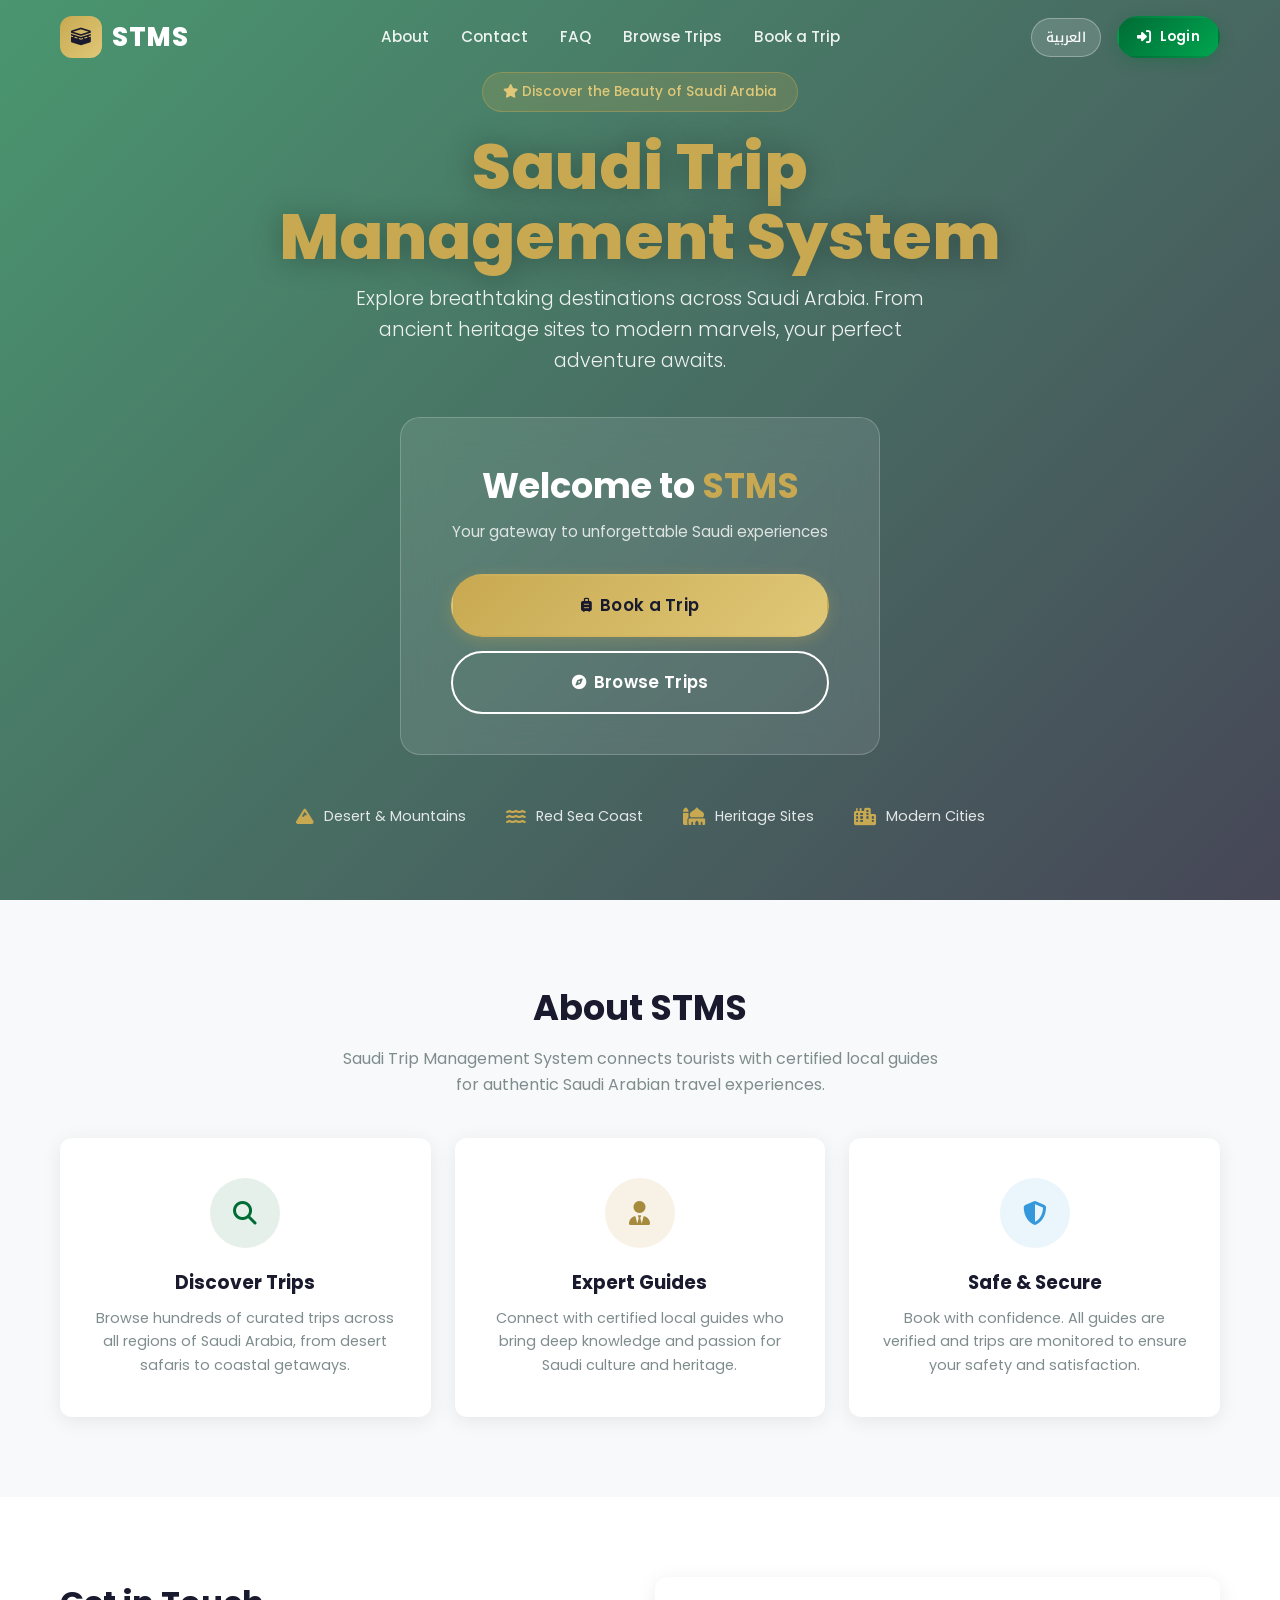
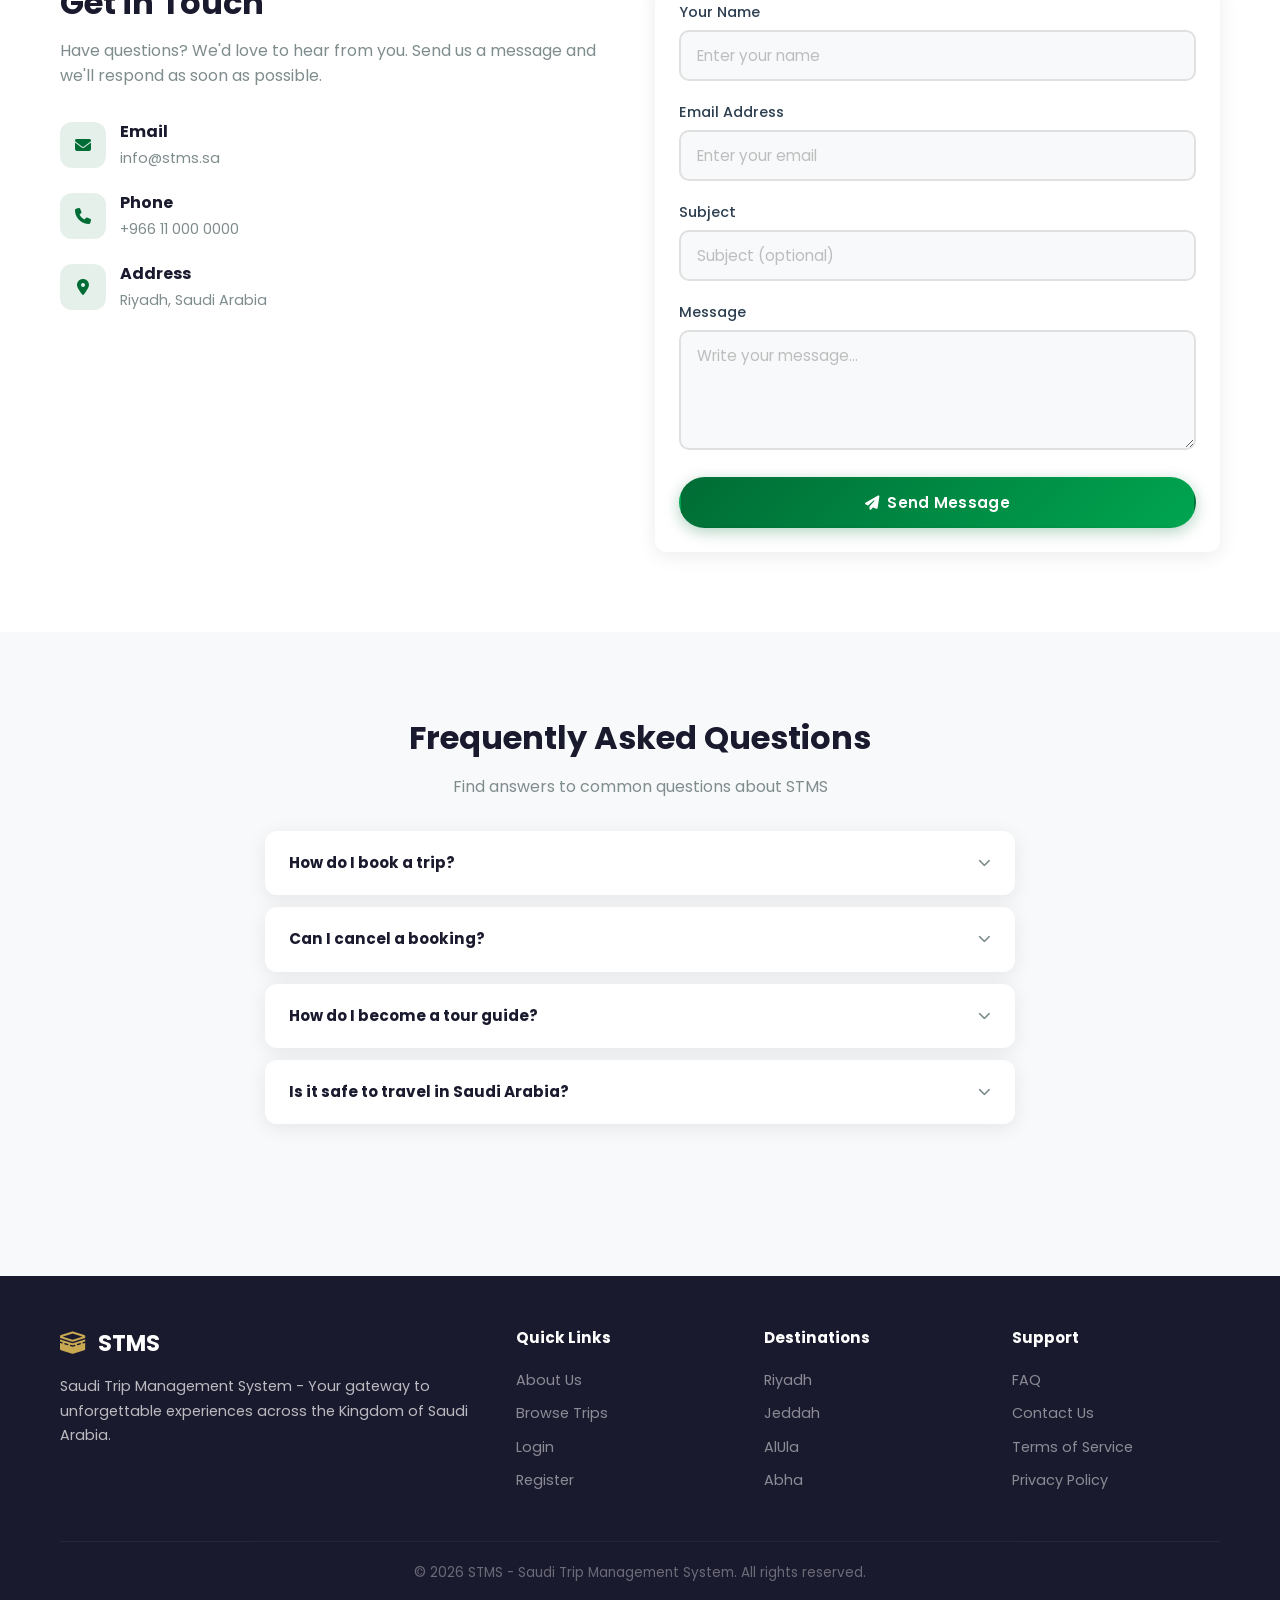
<file: index.html>
<!DOCTYPE html>
<html lang="en">
<head>
    <meta charset="UTF-8">
    <meta name="viewport" content="width=device-width, initial-scale=1.0">
    <title>STMS - Saudi Trip Management System</title>
    <link rel="stylesheet" href="css/style.css">
    <link rel="stylesheet" href="https://cdnjs.cloudflare.com/ajax/libs/font-awesome/6.5.0/css/all.min.css">
</head>
<body>

<!-- ===== Navigation Bar ===== -->
<nav class="navbar" id="navbar">
    <div class="container">
        <a href="index.html" class="nav-logo">
            <div class="logo-icon"><i class="fas fa-kaaba"></i></div>
            STMS
        </a>
        <div class="nav-links" id="navLinks">
            <a href="#about" data-i18n="nav_about">About</a>
            <a href="#contact" data-i18n="nav_contact">Contact</a>
            <a href="#faq" data-i18n="nav_faq">FAQ</a>
            <a href="trips.html" data-i18n="nav_browse">Browse Trips</a>
            <a href="book.html" data-i18n="book_trip_nav">Book a Trip</a>
        </div>
        <div class="nav-right">
            <button class="lang-switch" onclick="toggleLang()">العربية</button>
            <a href="login.html" class="btn btn-primary btn-sm">
                <i class="fas fa-sign-in-alt"></i> <span data-i18n="nav_login">Login</span>
            </a>
            <button class="mobile-toggle" onclick="toggleMobileMenu()">
                <i class="fas fa-bars"></i>
            </button>
        </div>
    </div>
</nav>

<!-- ===== Hero Section ===== -->
<section class="hero">
    <div class="hero-bg">
        <div class="slide" style="background-image: url('https://images.unsplash.com/photo-1586724237569-f3d0c1dee8c6?w=1600')"></div>
        <div class="slide" style="background-image: url('https://images.unsplash.com/photo-1451337516015-6b6e9a44a8a3?w=1600')"></div>
        <div class="slide" style="background-image: url('https://images.unsplash.com/photo-1682687220742-aba13b6e50ba?w=1600')"></div>
        <div class="slide" style="background-image: url('https://images.unsplash.com/photo-1544551763-46a013bb70d5?w=1600')"></div>
    </div>
    <div class="hero-overlay"></div>
    <div class="hero-content">
        <div class="hero-badge">
            <i class="fas fa-star"></i> <span data-i18n="hero_badge">Discover the Beauty of Saudi Arabia</span>
        </div>
        <h1 class="hero-title">
            <span data-i18n="hero_title_1">Saudi</span> <span style="color:var(--gold)" data-i18n="hero_title_2">Trip</span><br><span data-i18n="hero_title_3">Management System</span>
        </h1>
        <p class="hero-subtitle">
            <span data-i18n="hero_subtitle">Explore breathtaking destinations across Saudi Arabia. From ancient heritage sites to modern marvels, your perfect adventure awaits.</span>
        </p>
        <div class="hero-card">
            <h2><span data-i18n="hero_welcome">Welcome to</span> <span style="color:var(--gold)">STMS</span></h2>
            <p data-i18n="hero_gateway">Your gateway to unforgettable Saudi experiences</p>
            <div class="hero-buttons">
                <a href="book.html" class="btn btn-gold btn-lg">
                    <i class="fas fa-suitcase-rolling"></i> <span data-i18n="book_trip_nav">Book a Trip</span>
                </a>
                <a href="trips.html" class="btn btn-outline btn-lg">
                    <i class="fas fa-compass"></i> <span data-i18n="hero_browse">Browse Trips</span>
                </a>
            </div>
        </div>
        <div class="hero-features">
            <div class="hero-feature">
                <i class="fas fa-mountain"></i> <span data-i18n="hero_desert">Desert & Mountains</span>
            </div>
            <div class="hero-feature">
                <i class="fas fa-water"></i> <span data-i18n="hero_sea">Red Sea Coast</span>
            </div>
            <div class="hero-feature">
                <i class="fas fa-mosque"></i> <span data-i18n="hero_heritage">Heritage Sites</span>
            </div>
            <div class="hero-feature">
                <i class="fas fa-city"></i> <span data-i18n="hero_cities">Modern Cities</span>
            </div>
        </div>
    </div>
</section>

<!-- ===== About Section ===== -->
<section id="about" style="padding: 80px 0;">
    <div class="container">
        <div class="text-center mb-4">
            <h2 style="font-size:2.2rem; color:var(--dark); margin-bottom:10px;" data-i18n="about_title">About STMS</h2>
            <p style="color:var(--text-light); max-width:600px; margin:0 auto;">
                <span data-i18n="about_desc">Saudi Trip Management System connects tourists with certified local guides for authentic Saudi Arabian travel experiences.</span>
            </p>
        </div>
        <div class="grid-3" style="margin-top:40px;">
            <div class="card" style="text-align:center; padding:40px 30px;">
                <div style="width:70px;height:70px;border-radius:50%;background:rgba(0,108,53,0.1);display:flex;align-items:center;justify-content:center;margin:0 auto 20px;font-size:1.5rem;color:var(--primary);">
                    <i class="fas fa-search"></i>
                </div>
                <h3 style="margin-bottom:10px; color:var(--dark);" data-i18n="about_discover">Discover Trips</h3>
                <p style="color:var(--text-light); font-size:0.9rem;" data-i18n="about_discover_desc">Browse hundreds of curated trips across all regions of Saudi Arabia, from desert safaris to coastal getaways.</p>
            </div>
            <div class="card" style="text-align:center; padding:40px 30px;">
                <div style="width:70px;height:70px;border-radius:50%;background:rgba(200,169,81,0.15);display:flex;align-items:center;justify-content:center;margin:0 auto 20px;font-size:1.5rem;color:var(--gold-dark);">
                    <i class="fas fa-user-tie"></i>
                </div>
                <h3 style="margin-bottom:10px; color:var(--dark);" data-i18n="about_guides">Expert Guides</h3>
                <p style="color:var(--text-light); font-size:0.9rem;" data-i18n="about_guides_desc">Connect with certified local guides who bring deep knowledge and passion for Saudi culture and heritage.</p>
            </div>
            <div class="card" style="text-align:center; padding:40px 30px;">
                <div style="width:70px;height:70px;border-radius:50%;background:rgba(52,152,219,0.1);display:flex;align-items:center;justify-content:center;margin:0 auto 20px;font-size:1.5rem;color:var(--info);">
                    <i class="fas fa-shield-alt"></i>
                </div>
                <h3 style="margin-bottom:10px; color:var(--dark);" data-i18n="about_safe">Safe & Secure</h3>
                <p style="color:var(--text-light); font-size:0.9rem;" data-i18n="about_safe_desc">Book with confidence. All guides are verified and trips are monitored to ensure your safety and satisfaction.</p>
            </div>
        </div>
    </div>
</section>

<!-- ===== Contact Section ===== -->
<section id="contact" style="padding: 80px 0; background: var(--white);">
    <div class="container">
        <div class="grid-2">
            <div>
                <h2 style="font-size:2rem; color:var(--dark); margin-bottom:10px;" data-i18n="contact_title">Get in Touch</h2>
                <p style="color:var(--text-light); margin-bottom:30px;" data-i18n="contact_desc">Have questions? We'd love to hear from you. Send us a message and we'll respond as soon as possible.</p>
                <div style="display:flex; align-items:center; gap:14px; margin-bottom:20px;">
                    <div style="width:46px;height:46px;border-radius:12px;background:rgba(0,108,53,0.1);display:flex;align-items:center;justify-content:center;color:var(--primary);">
                        <i class="fas fa-envelope"></i>
                    </div>
                    <div>
                        <strong style="display:block; color:var(--dark);" data-i18n="contact_email">Email</strong>
                        <span style="color:var(--text-light); font-size:0.9rem;">info@stms.sa</span>
                    </div>
                </div>
                <div style="display:flex; align-items:center; gap:14px; margin-bottom:20px;">
                    <div style="width:46px;height:46px;border-radius:12px;background:rgba(0,108,53,0.1);display:flex;align-items:center;justify-content:center;color:var(--primary);">
                        <i class="fas fa-phone"></i>
                    </div>
                    <div>
                        <strong style="display:block; color:var(--dark);" data-i18n="contact_phone">Phone</strong>
                        <span style="color:var(--text-light); font-size:0.9rem;">+966 11 000 0000</span>
                    </div>
                </div>
                <div style="display:flex; align-items:center; gap:14px;">
                    <div style="width:46px;height:46px;border-radius:12px;background:rgba(0,108,53,0.1);display:flex;align-items:center;justify-content:center;color:var(--primary);">
                        <i class="fas fa-map-marker-alt"></i>
                    </div>
                    <div>
                        <strong style="display:block; color:var(--dark);" data-i18n="contact_address">Address</strong>
                        <span style="color:var(--text-light); font-size:0.9rem;" data-i18n="contact_address_val">Riyadh, Saudi Arabia</span>
                    </div>
                </div>
            </div>
            <div class="card">
                <div class="card-body">
                    <form id="contactForm">
                        <div class="form-group">
                            <label data-i18n="contact_name">Your Name</label>
                            <input type="text" class="form-control" name="name" required placeholder="Enter your name" data-i18n-ph="contact_name_ph">
                        </div>
                        <div class="form-group">
                            <label data-i18n="contact_email_label">Email Address</label>
                            <input type="email" class="form-control" name="email" required placeholder="Enter your email" data-i18n-ph="contact_email_ph">
                        </div>
                        <div class="form-group">
                            <label data-i18n="contact_subject">Subject</label>
                            <input type="text" class="form-control" name="subject" placeholder="Subject (optional)" data-i18n-ph="contact_subject_ph">
                        </div>
                        <div class="form-group">
                            <label data-i18n="contact_message">Message</label>
                            <textarea class="form-control" name="message" rows="4" required placeholder="Write your message..." data-i18n-ph="contact_message_ph"></textarea>
                        </div>
                        <button type="submit" class="btn btn-primary btn-block">
                            <i class="fas fa-paper-plane"></i> <span data-i18n="contact_send">Send Message</span>
                        </button>
                    </form>
                    <div class="success-message mt-2" id="contactSuccess">
                        <i class="fas fa-check-circle"></i>
                        <h4 data-i18n="contact_success_title">Message Sent!</h4>
                        <p data-i18n="contact_success_desc">Thank you for reaching out. We'll get back to you soon.</p>
                    </div>
                </div>
            </div>
        </div>
    </div>
</section>

<!-- ===== FAQ Section ===== -->
<section id="faq" style="padding: 80px 0;">
    <div class="container">
        <div class="text-center mb-4">
            <h2 style="font-size:2rem; color:var(--dark); margin-bottom:10px;" data-i18n="faq_title">Frequently Asked Questions</h2>
            <p style="color:var(--text-light);" data-i18n="faq_desc">Find answers to common questions about STMS</p>
        </div>
        <div style="max-width:750px; margin:0 auto;" id="faqContainer">
            <!-- FAQs loaded dynamically -->
        </div>
    </div>
</section>

<!-- ===== Footer ===== -->
<footer class="footer">
    <div class="container">
        <div class="footer-grid">
            <div class="footer-brand">
                <h3><i class="fas fa-kaaba" style="color:var(--gold);margin-right:8px;"></i> STMS</h3>
                <p data-i18n="footer_desc">Saudi Trip Management System - Your gateway to unforgettable experiences across the Kingdom of Saudi Arabia.</p>
            </div>
            <div>
                <h4 data-i18n="footer_quick">Quick Links</h4>
                <ul>
                    <li><a href="#about" data-i18n="footer_about">About Us</a></li>
                    <li><a href="trips.html" data-i18n="nav_browse">Browse Trips</a></li>
                    <li><a href="login.html" data-i18n="footer_login">Login</a></li>
                    <li><a href="register.html" data-i18n="footer_register">Register</a></li>
                </ul>
            </div>
            <div>
                <h4 data-i18n="footer_dest">Destinations</h4>
                <ul>
                    <li><a href="#">Riyadh</a></li>
                    <li><a href="#">Jeddah</a></li>
                    <li><a href="#">AlUla</a></li>
                    <li><a href="#">Abha</a></li>
                </ul>
            </div>
            <div>
                <h4 data-i18n="footer_support">Support</h4>
                <ul>
                    <li><a href="#faq" data-i18n="footer_faq">FAQ</a></li>
                    <li><a href="#contact" data-i18n="footer_contact_us">Contact Us</a></li>
                    <li><a href="terms.html" data-i18n="footer_terms">Terms of Service</a></li>
                    <li><a href="privacy.html" data-i18n="footer_privacy">Privacy Policy</a></li>
                </ul>
            </div>
        </div>
        <div class="footer-bottom">
            <span data-i18n="footer_copy">&copy; 2026 STMS - Saudi Trip Management System. All rights reserved.</span>
        </div>
    </div>
</footer>

<script src="js/app.js"></script>
<script>
    // Load FAQs
    let faqDataCache = [];

    function renderFaqs(faqs) {
        const container = document.getElementById('faqContainer');
        container.innerHTML = faqs.map(faq => {
            const tr = translateFaqText(faq.question, faq.answer);
            return `
                <div class="card" style="margin-bottom:12px;">
                    <div style="padding:20px 24px; cursor:pointer; display:flex; justify-content:space-between; align-items:center;" onclick="this.nextElementSibling.classList.toggle('active'); this.querySelector('i').classList.toggle('fa-chevron-up')">
                        <strong style="color:var(--dark); font-size:0.95rem;">${tr.q}</strong>
                        <i class="fas fa-chevron-down" style="color:var(--text-light); font-size:0.8rem; transition:var(--transition);"></i>
                    </div>
                    <div style="padding:0 24px; max-height:0; overflow:hidden; transition: max-height 0.3s ease, padding 0.3s ease;" class="faq-answer">
                        <p style="color:var(--text-light); font-size:0.9rem; padding-bottom:20px;">${tr.a}</p>
                    </div>
                </div>`;
        }).join('');
    }

    // Re-render FAQs when language changes
    const origApply = applyLang;
    applyLang = function() {
        origApply();
        if (faqDataCache.length) renderFaqs(faqDataCache);
    };

    fetch('php/admin.php?action=faqs')
        .then(r => r.json())
        .then(data => {
            if (data.success && data.faqs) {
                faqDataCache = data.faqs;
                renderFaqs(faqDataCache);
            }
        })
        .catch(() => {
            faqDataCache = [
                { question: 'How do I book a trip?', answer: 'Browse available trips, select one, choose your date and number of people, and click Book Trip.' },
                { question: 'Can I cancel a booking?', answer: 'Yes, you can cancel up to 48 hours before the trip start date for a full refund.' },
                { question: 'How do I become a tour guide?', answer: 'Register as a Guide, complete your profile, and start creating trips. Our admin team will review your account within 24 hours.' },
                { question: 'Is it safe to travel in Saudi Arabia?', answer: 'Saudi Arabia is one of the safest countries in the world for tourists. Our guides are certified professionals.' }
            ];
            renderFaqs(faqDataCache);
        });

    // Contact Form
    document.getElementById('contactForm').addEventListener('submit', function(e) {
        e.preventDefault();
        const formData = new FormData(this);
        const data = Object.fromEntries(formData);

        fetch('php/users.php?action=contact', {
            method: 'POST',
            headers: {'Content-Type': 'application/json'},
            body: JSON.stringify(data)
        })
        .then(r => r.json())
        .then(res => {
            if (res.success) {
                this.style.display = 'none';
                document.getElementById('contactSuccess').classList.add('show');
            } else {
                alert(res.message);
            }
        })
        .catch(() => {
            this.style.display = 'none';
            document.getElementById('contactSuccess').classList.add('show');
        });
    });
</script>
</body>
</html>
</file>
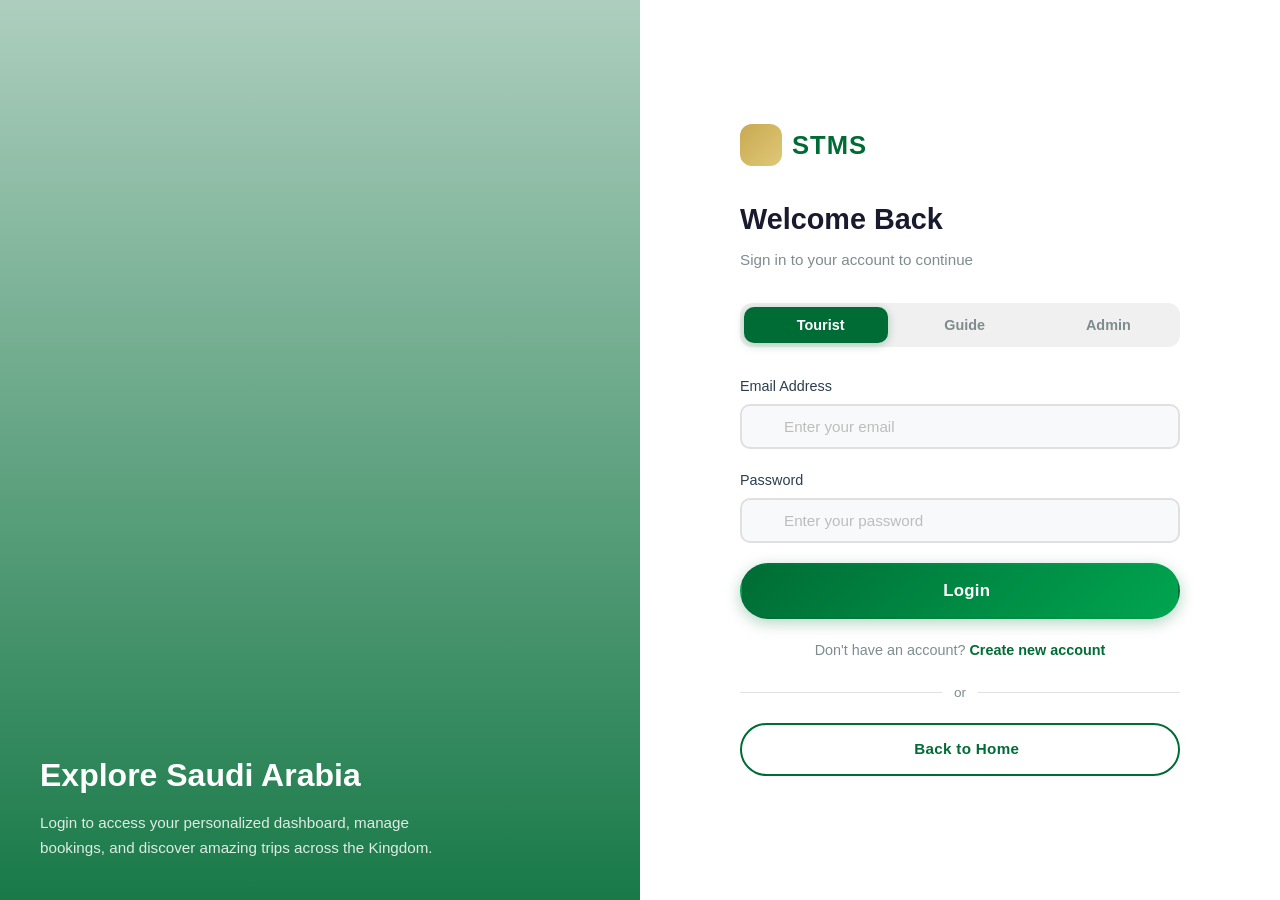
<file: admin-dashboard.html>
<!DOCTYPE html>
<html lang="en">
<head>
    <meta charset="UTF-8">
    <meta name="viewport" content="width=device-width, initial-scale=1.0">
    <title>Admin Dashboard - STMS</title>
    <link rel="stylesheet" href="css/style.css">
    <link rel="stylesheet" href="https://cdnjs.cloudflare.com/ajax/libs/font-awesome/6.5.0/css/all.min.css">
</head>
<body>

<div class="dashboard">
    <!-- Sidebar -->
    <aside class="sidebar" id="sidebar">
        <a href="index.html" class="sidebar-logo">
            <div class="logo-icon"><i class="fas fa-kaaba"></i></div>
            STMS
        </a>
        <button class="lang-switch" onclick="toggleLang()" style="margin:0 16px 10px;">العربية</button>
        <div class="sidebar-menu">
            <div class="sidebar-label" data-i18n="ad_panel">Admin Panel</div>
            <a href="#" class="sidebar-link active" onclick="showSection('overview')">
                <i class="fas fa-tachometer-alt"></i> <span data-i18n="ad_dashboard">Dashboard</span>
            </a>
            <a href="#" class="sidebar-link" onclick="showSection('users')">
                <i class="fas fa-users"></i> <span data-i18n="ad_users">Manage Users</span>
            </a>
            <a href="#" class="sidebar-link" onclick="showSection('trips')">
                <i class="fas fa-map"></i> <span data-i18n="ad_trips">Manage Trips</span>
            </a>
            <a href="#" class="sidebar-link" onclick="showSection('bookings')">
                <i class="fas fa-ticket-alt"></i> <span data-i18n="ad_bookings">Bookings</span>
            </a>
            <a href="#" class="sidebar-link" onclick="showSection('reviews')">
                <i class="fas fa-star"></i> <span data-i18n="ad_reviews">Reviews & Feedback</span>
            </a>
            <a href="#" class="sidebar-link" onclick="showSection('faqs')">
                <i class="fas fa-question-circle"></i> <span data-i18n="ad_faqs">System FAQs</span>
            </a>
            <div class="sidebar-label" data-i18n="gd_account">Account</div>
            <a href="profile.html" class="sidebar-link">
                <i class="fas fa-user-circle"></i> <span data-i18n="gd_profile">Profile</span>
            </a>
            <a href="index.html" class="sidebar-link">
                <i class="fas fa-home"></i> <span data-i18n="gd_home">Home</span>
            </a>
            <a href="#" class="sidebar-link" onclick="handleLogout()">
                <i class="fas fa-sign-out-alt"></i> <span data-i18n="gd_logout">Logout</span>
            </a>
        </div>
    </aside>

    <!-- Main Content -->
    <div class="main-content">
        <div class="page-header">
            <div>
                <button class="mobile-toggle" onclick="toggleSidebar()" style="display:none; margin-bottom:10px;">
                    <i class="fas fa-bars" style="color:var(--dark);"></i>
                </button>
                <h1 id="pageTitle"><span data-i18n="ad_overview">Dashboard Overview</span></h1>
                <p id="pageSubtitle">System statistics and management</p>
            </div>
            <div>
                <span style="color:var(--text-light); font-size:0.9rem;">Admin: </span>
                <strong id="adminName" style="color:var(--dark);">Admin</strong>
            </div>
        </div>

        <!-- ===== Overview Section ===== -->
        <div id="overviewSection">
            <div class="stat-cards">
                <div class="stat-card">
                    <div class="stat-icon green"><i class="fas fa-users"></i></div>
                    <div class="stat-info">
                        <h3 id="statUsers">0</h3>
                        <p data-i18n="ad_total_users">Total Users</p>
                    </div>
                </div>
                <div class="stat-card">
                    <div class="stat-icon gold"><i class="fas fa-map"></i></div>
                    <div class="stat-info">
                        <h3 id="statTrips">0</h3>
                        <p data-i18n="ad_total_trips">Total Trips</p>
                    </div>
                </div>
                <div class="stat-card">
                    <div class="stat-icon blue"><i class="fas fa-clock"></i></div>
                    <div class="stat-info">
                        <h3 id="statPending">0</h3>
                        <p data-i18n="ad_total_bookings">Pending Bookings</p>
                    </div>
                </div>
                <div class="stat-card">
                    <div class="stat-icon red"><i class="fas fa-comment-dots"></i></div>
                    <div class="stat-info">
                        <h3 id="statFeedback">0</h3>
                        <p data-i18n="ad_feedback">New Feedback</p>
                    </div>
                </div>
            </div>

            <div class="grid-2">
                <div class="card">
                    <div class="card-header">
                        <h3>User Breakdown</h3>
                    </div>
                    <div class="card-body">
                        <div style="display:flex; gap:30px; justify-content:center; padding:20px 0;">
                            <div style="text-align:center;">
                                <div style="width:80px;height:80px;border-radius:50%;background:rgba(0,108,53,0.1);display:flex;align-items:center;justify-content:center;margin:0 auto 10px;font-size:1.5rem;color:var(--primary);">
                                    <i class="fas fa-user"></i>
                                </div>
                                <h3 id="statTourists" style="color:var(--dark);">0</h3>
                                <p style="color:var(--text-light); font-size:0.85rem;">Tourists</p>
                            </div>
                            <div style="text-align:center;">
                                <div style="width:80px;height:80px;border-radius:50%;background:rgba(200,169,81,0.15);display:flex;align-items:center;justify-content:center;margin:0 auto 10px;font-size:1.5rem;color:var(--gold-dark);">
                                    <i class="fas fa-map-marked-alt"></i>
                                </div>
                                <h3 id="statGuides" style="color:var(--dark);">0</h3>
                                <p style="color:var(--text-light); font-size:0.85rem;">Guides</p>
                            </div>
                        </div>
                    </div>
                </div>
                <div class="card">
                    <div class="card-header">
                        <h3>Quick Actions</h3>
                    </div>
                    <div class="card-body">
                        <div style="display:flex; flex-direction:column; gap:10px;">
                            <button class="btn btn-primary btn-block" onclick="showSection('users')" style="justify-content:center;">
                                <i class="fas fa-users-cog"></i> Manage Users
                            </button>
                            <button class="btn btn-gold btn-block" onclick="showSection('trips')" style="justify-content:center;">
                                <i class="fas fa-map"></i> Manage Trips
                            </button>
                            <button class="btn btn-outline-primary btn-block" onclick="showSection('reviews')" style="justify-content:center;">
                                <i class="fas fa-star"></i> View Reviews
                            </button>
                            <button class="btn btn-outline-primary btn-block" onclick="showSection('faqs')" style="justify-content:center;">
                                <i class="fas fa-question-circle"></i> Manage FAQs
                            </button>
                        </div>
                    </div>
                </div>
            </div>
        </div>

        <!-- ===== Users Section ===== -->
        <div id="usersSection" style="display:none;">
            <div class="filters-bar" style="margin-bottom:20px;">
                <div class="filter-group" style="min-width:auto;">
                    <label data-i18n="ad_filter_role">Filter by Role</label>
                    <select class="form-control" id="userRoleFilter" onchange="loadUsers()">
                        <option value="">All Users</option>
                        <option value="tourist">Tourists</option>
                        <option value="guide">Guides</option>
                    </select>
                </div>
            </div>
            <div class="card">
                <div class="table-wrap">
                    <table>
                        <thead>
                            <tr>
                                <th>ID</th>
                                <th data-i18n="ad_col_name">Name</th>
                                <th data-i18n="ad_col_email">Email</th>
                                <th data-i18n="ad_col_phone">Phone</th>
                                <th data-i18n="ad_col_role">Role</th>
                                <th data-i18n="ad_col_city">City</th>
                                <th data-i18n="ad_col_status">Status</th>
                                <th data-i18n="ad_col_joined">Joined</th>
                                <th data-i18n="ad_col_actions">Actions</th>
                            </tr>
                        </thead>
                        <tbody id="usersTableBody">
                            <tr><td colspan="9" style="text-align:center; padding:40px; color:var(--text-light);">Loading...</td></tr>
                        </tbody>
                    </table>
                </div>
            </div>
        </div>

        <!-- ===== Trips Section ===== -->
        <div id="tripsSection" style="display:none;">
            <div class="card">
                <div class="table-wrap">
                    <table>
                        <thead>
                            <tr>
                                <th>ID</th>
                                <th data-i18n="ad_col_type">Type</th>
                                <th data-i18n="ad_col_title">Title</th>
                                <th data-i18n="ad_col_guide">Guide</th>
                                <th data-i18n="ad_col_location">Location</th>
                                <th data-i18n="ad_col_date">Date</th>
                                <th data-i18n="ad_col_price">Price</th>
                                <th data-i18n="ad_col_bookings">Bookings</th>
                                <th data-i18n="ad_col_status">Status</th>
                                <th data-i18n="ad_col_actions">Actions</th>
                            </tr>
                        </thead>
                        <tbody id="tripsTableBody">
                            <tr><td colspan="10" style="text-align:center; padding:40px; color:var(--text-light);">Loading...</td></tr>
                        </tbody>
                    </table>
                </div>
            </div>
        </div>

        <!-- ===== Bookings Section ===== -->
        <div id="bookingsSection" style="display:none;">
            <div class="card">
                <div class="table-wrap">
                    <table>
                        <thead>
                            <tr>
                                <th>ID</th>
                                <th data-i18n="ad_col_title">Trip</th>
                                <th>Tourist</th>
                                <th data-i18n="ad_col_guide">Guide</th>
                                <th>People</th>
                                <th data-i18n="ad_col_location">Location</th>
                                <th data-i18n="ad_col_status">Status</th>
                                <th data-i18n="ad_col_date">Date</th>
                                <th data-i18n="ad_col_actions">Actions</th>
                                <th data-i18n="ad_col_delete">Delete</th>
                            </tr>
                        </thead>
                        <tbody id="bookingsTableBody">
                            <tr><td colspan="7" style="text-align:center; padding:40px; color:var(--text-light);">Loading...</td></tr>
                        </tbody>
                    </table>
                </div>
            </div>
        </div>

        <!-- ===== Reviews Section ===== -->
        <div id="reviewsSection" style="display:none;">
            <div class="card mb-3">
                <div class="card-header"><h3>User Reviews</h3></div>
                <div class="table-wrap">
                    <table>
                        <thead>
                            <tr>
                                <th>ID</th>
                                <th>Trip</th>
                                <th>Reviewer</th>
                                <th>Rating</th>
                                <th>Comment</th>
                                <th data-i18n="ad_col_date">Date</th>
                                <th data-i18n="ad_col_actions">Actions</th>
                            </tr>
                        </thead>
                        <tbody id="reviewsTableBody">
                            <tr><td colspan="7" style="text-align:center; padding:40px; color:var(--text-light);">Loading...</td></tr>
                        </tbody>
                    </table>
                </div>
            </div>

            <div class="card">
                <div class="card-header"><h3>Contact Feedback</h3></div>
                <div class="table-wrap">
                    <table>
                        <thead>
                            <tr>
                                <th data-i18n="ad_col_name">Name</th>
                                <th data-i18n="ad_col_email">Email</th>
                                <th>Subject</th>
                                <th>Message</th>
                                <th data-i18n="ad_col_date">Date</th>
                            </tr>
                        </thead>
                        <tbody id="feedbackTableBody">
                            <tr><td colspan="5" style="text-align:center; padding:40px; color:var(--text-light);">Loading...</td></tr>
                        </tbody>
                    </table>
                </div>
            </div>
        </div>

        <!-- ===== FAQs Section ===== -->
        <div id="faqsSection" style="display:none;">
            <div style="display:flex; justify-content:flex-end; margin-bottom:20px;">
                <button class="btn btn-primary" onclick="openFaqModal()">
                    <i class="fas fa-plus"></i> Add FAQ
                </button>
            </div>
            <div id="faqsList"></div>
        </div>
    </div>
</div>

<!-- FAQ Modal -->
<div class="modal-overlay" id="faqModal">
    <div class="modal">
        <div class="modal-header">
            <h3 id="faqModalTitle">Add FAQ</h3>
            <button class="modal-close" onclick="closeModal('faqModal')">&times;</button>
        </div>
        <div class="modal-body">
            <form id="faqForm">
                <input type="hidden" id="faqId" value="">
                <div class="form-group">
                    <label>Question</label>
                    <input type="text" class="form-control" id="faqQuestion" required placeholder="Enter FAQ question">
                </div>
                <div class="form-group">
                    <label>Answer</label>
                    <textarea class="form-control" id="faqAnswer" rows="4" required placeholder="Enter FAQ answer"></textarea>
                </div>
            </form>
        </div>
        <div class="modal-footer">
            <button class="btn btn-outline-primary btn-sm" onclick="closeModal('faqModal')">Cancel</button>
            <button class="btn btn-primary btn-sm" onclick="saveFaq()">Save FAQ</button>
        </div>
    </div>
</div>

<!-- Delete User Modal -->
<div class="modal-overlay" id="deleteUserModal">
    <div class="modal">
        <div class="modal-header">
            <h3>Confirm Action</h3>
            <button class="modal-close" onclick="closeModal('deleteUserModal')">&times;</button>
        </div>
        <div class="modal-body">
            <p id="deleteUserMessage">Are you sure?</p>
        </div>
        <div class="modal-footer">
            <button class="btn btn-outline-primary btn-sm" onclick="closeModal('deleteUserModal')">Cancel</button>
            <button class="btn btn-danger btn-sm" id="confirmDeleteUserBtn">Confirm</button>
        </div>
    </div>
</div>

<script src="js/app.js"></script>
<script>
    // Check auth
    checkAuth().then(user => {
        if (!user || user.role !== 'admin') {
            window.location.href = 'login.html';
            return;
        }
        document.getElementById('adminName').textContent = user.full_name;
        loadDashboard();
    });

    // ===== Assign Guide functions (global scope) =====
    let assignBookingId = null;

    function openAssignGuide(bookingId, touristName) {
        assignBookingId = bookingId;
        const isAr = currentLang === 'ar';
        document.getElementById('assignModalTitle').textContent = isAr ? 'تعيين مرشد للرحلة' : 'Assign Guide to Trip';
        document.getElementById('assignModalSubtitle').textContent = (isAr ? 'السائح: ' : 'Tourist: ') + touristName;
        document.getElementById('assignCancelBtn').textContent = isAr ? 'إلغاء' : 'Cancel';
        document.getElementById('assignConfirmBtn').textContent = isAr ? 'تعيين' : 'Assign';
        document.getElementById('assignGuideModal').style.display = 'flex';

        const sel = document.getElementById('assignGuideSelect');
        sel.innerHTML = '<option value="">' + (isAr ? 'جاري التحميل...' : 'Loading...') + '</option>';

        const xhr = new XMLHttpRequest();
        xhr.open('GET', 'php/admin.php?action=users&role=guide', true);
        xhr.withCredentials = true;
        xhr.onreadystatechange = function() {
            if (xhr.readyState !== 4) return;
            let data;
            try { data = JSON.parse(xhr.responseText); } catch(e) { data = {success:false}; }
            if (data.success && data.users && data.users.length) {
                sel.innerHTML = '<option value="">' + (isAr ? 'اختر مرشداً...' : 'Select a guide...') + '</option>' +
                    data.users.map(g => '<option value="' + g.id + '">' + g.full_name + (g.city ? ' - ' + g.city : '') + '</option>').join('');
            } else {
                sel.innerHTML = '<option value="">' + (isAr ? 'لا يوجد مرشدون' : 'No guides found') + '</option>';
            }
        };
        xhr.send();
    }

    function adminDeleteBooking(bookingId) {
        const isAr = currentLang === 'ar';
        if (!confirm(isAr ? 'هل تريد حذف هذا الحجز نهائياً؟' : 'Are you sure you want to permanently delete this booking?')) return;
        const xhr = new XMLHttpRequest();
        xhr.open('POST', 'php/bookings.php?action=delete_booking', true);
        xhr.withCredentials = true;
        xhr.setRequestHeader('Content-Type', 'application/json');
        xhr.onreadystatechange = function() {
            if (xhr.readyState !== 4) return;
            let data;
            try { data = JSON.parse(xhr.responseText); } catch(e) { data = {success:false}; }
            if (data.success) {
                loadAdminBookings();
            } else {
                alert(data.message || 'Error');
            }
        };
        xhr.send(JSON.stringify({ booking_id: bookingId, lang: currentLang }));
    }

    function closeAssignGuide() {
        document.getElementById('assignGuideModal').style.display = 'none';
        assignBookingId = null;
    }

    function confirmAssignGuide() {
        const guideId = document.getElementById('assignGuideSelect').value;
        const isAr = currentLang === 'ar';
        if (!guideId) { alert(isAr ? 'يرجى اختيار مرشد' : 'Please select a guide'); return; }
        const xhr = new XMLHttpRequest();
        xhr.open('POST', 'php/bookings.php?action=assign_guide', true);
        xhr.withCredentials = true;
        xhr.setRequestHeader('Content-Type', 'application/json');
        xhr.onreadystatechange = function() {
            if (xhr.readyState !== 4) return;
            let data;
            try { data = JSON.parse(xhr.responseText); } catch(e) { data = {success:false}; }
            if (data.success) {
                closeAssignGuide();
                alert(data.message || (isAr ? 'تم تعيين المرشد بنجاح' : 'Guide assigned successfully'));
                loadAdminBookings();
            } else {
                alert(data.message || 'Error');
            }
        };
        xhr.send(JSON.stringify({ booking_id: assignBookingId, guide_id: parseInt(guideId), lang: currentLang }));
    }

    function showSection(section) {
        ['overviewSection', 'usersSection', 'tripsSection', 'bookingsSection', 'reviewsSection', 'faqsSection'].forEach(s => {
            document.getElementById(s).style.display = 'none';
        });
        document.querySelectorAll('.sidebar-link').forEach(l => l.classList.remove('active'));

        const map = {
            overview: { el: 'overviewSection', idx: 0, title: 'Dashboard Overview', sub: 'System statistics and management' },
            users: { el: 'usersSection', idx: 1, title: 'Manage Users', sub: 'View and manage tourists and guides' },
            trips: { el: 'tripsSection', idx: 2, title: 'Manage Trips', sub: 'View and manage all trips' },
            bookings: { el: 'bookingsSection', idx: 3, title: 'Bookings', sub: 'All system bookings' },
            reviews: { el: 'reviewsSection', idx: 4, title: 'Reviews & Feedback', sub: 'Manage reviews and contact feedback' },
            faqs: { el: 'faqsSection', idx: 5, title: 'System FAQs', sub: 'Manage frequently asked questions' }
        };

        const info = map[section];
        document.getElementById(info.el).style.display = 'block';
        document.querySelectorAll('.sidebar-menu .sidebar-link')[info.idx].classList.add('active');
        document.getElementById('pageTitle').textContent = info.title;
        document.getElementById('pageSubtitle').textContent = info.sub;

        if (section === 'users') loadUsers();
        if (section === 'trips') loadAdminTrips();
        if (section === 'bookings') loadAdminBookings();
        if (section === 'reviews') { loadAdminReviews(); loadAdminFeedback(); }
        if (section === 'faqs') loadAdminFaqs();
    }

    function loadDashboard() {
        fetch('php/admin.php?action=dashboard', { credentials: 'include' })
            .then(r => r.json())
            .then(data => {
                if (data.success) {
                    const s = data.stats;
                    document.getElementById('statUsers').textContent = s.total_users;
                    document.getElementById('statTrips').textContent = s.total_trips;
                    document.getElementById('statPending').textContent = s.pending_bookings;
                    document.getElementById('statFeedback').textContent = s.new_feedback;
                    document.getElementById('statTourists').textContent = s.total_tourists;
                    document.getElementById('statGuides').textContent = s.total_guides;
                }
            })
            .catch(() => {});
    }

    function loadUsers() {
        const role = document.getElementById('userRoleFilter').value;
        fetch(`php/admin.php?action=users&role=${role}`)
            .then(r => r.json())
            .then(data => {
                const tbody = document.getElementById('usersTableBody');
                if (!data.success || !data.users.length) {
                    tbody.innerHTML = '<tr><td colspan="9" style="text-align:center;padding:40px;color:var(--text-light);">No users found</td></tr>';
                    return;
                }
                tbody.innerHTML = data.users.map(u => `
                    <tr>
                        <td>${u.id}</td>
                        <td><strong style="color:var(--dark);">${u.full_name}</strong></td>
                        <td>${u.email}</td>
                        <td>${u.phone || '-'}</td>
                        <td><span class="status-badge ${u.role === 'tourist' ? 'open' : 'booked'}">${u.role}</span></td>
                        <td>${u.city || '-'}</td>
                        <td><span class="status-badge ${u.status}">${u.status}</span></td>
                        <td>${formatDate(u.created_at)}</td>
                        <td>
                            <div class="action-btns">
                                ${u.status === 'active'
                                    ? `<button class="action-btn" title="Deactivate" onclick="toggleUserStatus(${u.id}, 'inactive')"><i class="fas fa-ban"></i></button>`
                                    : `<button class="action-btn" title="Activate" onclick="toggleUserStatus(${u.id}, 'active')"><i class="fas fa-check"></i></button>`
                                }
                                <button class="action-btn danger" title="Delete" onclick="confirmDeleteUser(${u.id}, '${u.full_name}')">
                                    <i class="fas fa-trash"></i>
                                </button>
                            </div>
                        </td>
                    </tr>
                `).join('');
            });
    }

    function toggleUserStatus(userId, status) {
        fetch('php/admin.php?action=update_user_status', {
            credentials: 'include',
            method: 'POST',
            headers: { 'Content-Type': 'application/json' },
            body: JSON.stringify({ user_id: userId, status: status })
        })
        .then(r => r.json())
        .then(res => {
            if (res.success) loadUsers();
            else alert(res.message);
        });
    }

    function confirmDeleteUser(userId, name) {
        document.getElementById('deleteUserMessage').textContent = `Are you sure you want to delete user "${name}"? This will also delete all their trips, bookings, and reviews.`;
        document.getElementById('deleteUserModal').classList.add('show');
        document.getElementById('confirmDeleteUserBtn').onclick = function() {
            fetch('php/admin.php?action=delete_user', {
            credentials: 'include',
                method: 'POST',
                headers: { 'Content-Type': 'application/json' },
                body: JSON.stringify({ user_id: userId })
            })
            .then(r => r.json())
            .then(res => {
                closeModal('deleteUserModal');
                if (res.success) { loadUsers(); loadDashboard(); }
                else alert(res.message);
            });
        };
    }

    function loadAdminTrips() {
        // Load Trips
        Promise.all([
            fetch('php/admin.php?action=all_trips', { credentials: 'include' }).then(r => r.json()),
            fetch('php/packages.php?action=all_packages', { credentials: 'include' }).then(r => r.json()).catch(() => ({ success: false })),
            fetch('php/admin.php?action=all_bookings', { credentials: 'include' }).then(r => r.json()).catch(() => ({ success: false }))
        ]).then(([tripsData, pkgsData, booksData]) => {
            const tbody = document.getElementById('tripsTableBody');
            let rows = [];

            // Regular Trips
            if (tripsData.success && tripsData.trips) {
                tripsData.trips.forEach(t => {
                    rows.push(`
                    <tr>
                        <td>${t.id}</td>
                        <td><span class="status-badge open" style="background:#e8f5e9;color:#2e7d32;">Trip</span></td>
                        <td><strong>${t.title}</strong></td>
                        <td>${t.guide_name}</td>
                        <td>${t.location_city || '-'}</td>
                        <td>${formatDate(t.start_date)}</td>
                        <td>${Number(t.price).toFixed(0)} SAR</td>
                        <td>${t.booked_count || 0} / ${t.max_tourists}</td>
                        <td><span class="status-badge ${t.status === 'open' ? 'open' : 'completed'}">${t.status}</span></td>
                        <td>
                            <div class="action-btns">
                                <button class="action-btn" title="View" onclick="window.open('trip-details.html?id=${t.id}')"><i class="fas fa-eye"></i></button>
                                <button class="action-btn danger" title="Delete" onclick="deleteAdminTrip(${t.id})"><i class="fas fa-trash"></i></button>
                            </div>
                        </td>
                    </tr>`);
                });
            }

            // Packages
            if (pkgsData.success && pkgsData.packages) {
                pkgsData.packages.forEach(p => {
                    const cities = (p.cities || []).map(c => c.city_name).join(', ') || '-';
                    rows.push(`
                    <tr>
                        <td>${p.id}</td>
                        <td><span class="status-badge" style="background:#fff3e0;color:#e65100;">Package</span></td>
                        <td><strong>${p.title}</strong></td>
                        <td>${p.guide_name || '-'}</td>
                        <td>${cities}</td>
                        <td>${p.start_date ? formatDate(p.start_date) : '-'}</td>
                        <td>${Number(p.base_price).toFixed(0)} SAR</td>
                        <td>- / ${p.max_tourists}</td>
                        <td><span class="status-badge ${p.status === 'active' ? 'open' : 'completed'}">${p.status}</span></td>
                        <td><div class="action-btns"><button class="action-btn" title="View" onclick="viewAdminPackage(${p.id})"><i class="fas fa-eye"></i></button><button class="action-btn danger" title="Delete" onclick="deleteAdminPackage(${p.id})"><i class="fas fa-trash"></i></button></div></td>
                    </tr>`);
                });
            }

            // Self-Planned Bookings
            if (booksData.success && booksData.bookings) {
                booksData.bookings.filter(b => b.booking_type === 'self_planned').forEach(b => {
                    rows.push(`
                    <tr>
                        <td>${b.id}</td>
                        <td><span class="status-badge" style="background:#e3f2fd;color:#1565c0;">${currentLang==='ar'?'ذاتي':'Self-Planned'}</span></td>
                        <td><strong>${currentLang==='ar'?'رحلة ذاتية':'Self-Planned Trip'}</strong></td>
                        <td>${b.guide_name || '<span style="color:var(--text-light);">Unassigned</span>'}</td>
                        <td>${b.location_city || '-'}</td>
                        <td>${formatDate(b.display_start_date || b.start_date)}</td>
                        <td>${Number(b.total_price||0).toFixed(0)} SAR</td>
                        <td>${b.num_people} person(s)</td>
                        <td><span class="status-badge ${b.status}">${b.status}</span></td>
                        <td><div class="action-btns"><button class="action-btn" title="View" onclick="viewAdminBooking(${b.id})"><i class="fas fa-eye"></i></button><button class="action-btn danger" title="Delete" onclick="deleteAdminBooking(${b.id})"><i class="fas fa-trash"></i></button></div></td>
                    </tr>`);
                });
            }

            if (!rows.length) {
                tbody.innerHTML = '<tr><td colspan="10" style="text-align:center;padding:40px;color:var(--text-light);">No trips found</td></tr>';
            } else {
                tbody.innerHTML = rows.join('');
            }
        }).catch(() => {
            document.getElementById('tripsTableBody').innerHTML = '<tr><td colspan="10" style="text-align:center;padding:40px;color:var(--danger);">Error loading trips</td></tr>';
        });
    }

    function deleteAdminTrip(id) {
        if (!confirm('Delete this trip?')) return;
        fetch('php/trips.php?action=delete', {
            credentials: 'include',
            method: 'POST',
            headers: { 'Content-Type': 'application/json' },
            body: JSON.stringify({ id: id })
        })
        .then(r => r.json())
        .then(res => {
            if (res.success) loadAdminTrips();
            else alert(res.message);
        });
    }

    function viewAdminPackage(id) {
        window.open('package-details.html?id=' + id);
    }

    function viewAdminBooking(id) {
        window.open('booking-details.html?id=' + id);
    }

    function deleteAdminPackage(id) {
        if (!confirm('Delete this package?')) return;
        fetch('php/packages.php?action=delete_package', {
            credentials: 'include',
            method: 'POST',
            headers: { 'Content-Type': 'application/json' },
            body: JSON.stringify({ id: id })
        })
        .then(r => r.json())
        .then(res => {
            if (res.success) loadAdminTrips();
            else alert(res.message || 'Failed to delete package');
        });
    }

    function loadAdminBookings() {
        fetch('php/admin.php?action=all_bookings', { credentials: 'include' })
            .then(r => r.json())
            .then(data => {
                const tbody = document.getElementById('bookingsTableBody');
                if (!data.success || !data.bookings.length) {
                    tbody.innerHTML = '<tr><td colspan="9" style="text-align:center;padding:40px;color:var(--text-light);">No bookings found</td></tr>';
                    return;
                }
                tbody.innerHTML = data.bookings.map(b => `
                    <tr>
                        <td>${b.id}</td>
                        <td>${b.trip_title || '-'}</td>
                        <td>${b.tourist_name}</td>
                        <td>
                            ${b.guide_name
                                ? `<span style="font-size:0.85rem;color:var(--dark);font-weight:600;">
                                       <i class="fas fa-user-tie" style="color:var(--primary);margin-left:4px;"></i> ${b.guide_name}
                                   </span>`
                                : `<button onclick="openAssignGuide(${b.id}, '${b.tourist_name}')" style="padding:4px 10px;border-radius:20px;border:none;background:var(--gold);color:var(--dark);cursor:pointer;font-size:0.75rem;font-weight:600;">
                                       <i class="fas fa-user-tie"></i> ${currentLang === 'ar' ? 'تعيين مرشد' : 'Assign Guide'}
                                   </button>`
                            }
                        </td>
                        <td>${b.num_people}</td>
                        <td>${(() => { const loc = b.location_city || b.cities || ''; return loc ? `<span style="font-size:0.85rem;"><i class="fas fa-map-marker-alt" style="color:var(--primary);margin-left:4px;"></i> ${loc}</span>` : '<span style="color:var(--text-light);">-</span>'; })()}</td>
                        <td><span class="status-badge ${b.status}">${translateBookingStatus(b.status)}</span></td>
                        <td>${formatDate(b.display_start_date || b.start_date || b.created_at)}</td>
                        <td>
                            ${b.status === 'pending' ? `
                                <div class="action-btns" style="display:flex;gap:6px;">
                                    <button onclick="adminUpdateBooking(${b.id},'accepted')" style="padding:4px 10px;border-radius:20px;border:none;background:var(--primary);color:white;cursor:pointer;font-size:0.75rem;font-weight:600;">
                                        <i class="fas fa-check"></i> ${currentLang === 'ar' ? 'قبول' : 'Accept'}
                                    </button>
                                    <button onclick="adminUpdateBooking(${b.id},'rejected')" style="padding:4px 10px;border-radius:20px;border:none;background:var(--danger);color:white;cursor:pointer;font-size:0.75rem;font-weight:600;">
                                        <i class="fas fa-times"></i> ${currentLang === 'ar' ? 'رفض' : 'Reject'}
                                    </button>
                                </div>
                            ` : `<span style="color:var(--text-light);font-size:0.8rem;">${translateBookingStatus(b.status)}</span>`}
                        </td>
                        <td>
                            <button onclick="adminDeleteBooking(${b.id})" style="padding:4px 10px;border-radius:20px;border:none;background:var(--danger);color:white;cursor:pointer;font-size:0.75rem;" title="${currentLang === 'ar' ? 'حذف' : 'Delete'}">
                                <i class="fas fa-trash"></i>
                            </button>
                        </td>
                    </tr>
                `).join('');
            })
            .catch(() => {
                document.getElementById('bookingsTableBody').innerHTML = '<tr><td colspan="9" style="text-align:center;padding:40px;color:var(--danger);">Error loading bookings. Please refresh.</td></tr>';
            });
    }

    function translateBookingStatus(status) {
        const isAr = currentLang === 'ar';
        const map = { accepted: isAr ? 'مقبول' : 'Accepted', pending: isAr ? 'معلق' : 'Pending', rejected: isAr ? 'مرفوض' : 'Rejected', cancelled: isAr ? 'ملغي' : 'Cancelled' };
        return map[status] || status;
    }

    function adminUpdateBooking(bookingId, status) {
        if (!confirm((currentLang === 'ar' ? 'هل تريد ' + (status === 'accepted' ? 'قبول' : 'رفض') + ' هذا الحجز؟' : 'Are you sure you want to ' + status + ' this booking?'))) return;
        const xhr = new XMLHttpRequest();
        xhr.open('POST', 'php/bookings.php?action=update_status', true);
        xhr.withCredentials = true;
        xhr.setRequestHeader('Content-Type', 'application/json');
        xhr.onreadystatechange = function() {
            if (xhr.readyState !== 4) return;
            let data;
            try { data = JSON.parse(xhr.responseText); } catch(e) { data = {success: false, message: 'Error'}; }
            if (data.success) {
                showToast(data.message || (currentLang === 'ar' ? 'تم تحديث الحجز' : 'Booking updated'));
                loadAdminBookings();
            } else {
                alert(data.message || 'Error');
            }
        };
        xhr.send(JSON.stringify({ booking_id: bookingId, status, lang: currentLang }));
    }

    function loadAdminReviews() {
        fetch('php/admin.php?action=all_reviews', { credentials: 'include' })
            .then(r => r.json())
            .then(data => {
                const tbody = document.getElementById('reviewsTableBody');
                if (!data.success || !data.reviews.length) {
                    tbody.innerHTML = '<tr><td colspan="7" style="text-align:center;padding:40px;color:var(--text-light);">No reviews</td></tr>';
                    return;
                }
                tbody.innerHTML = data.reviews.map(r => `
                    <tr>
                        <td>${r.id}</td>
                        <td>${r.trip_title}</td>
                        <td>${r.reviewer_name}</td>
                        <td>${renderStars(r.rating)}</td>
                        <td style="max-width:300px;">${r.comment || '-'}</td>
                        <td>${formatDate(r.created_at)}</td>
                        <td>
                            <button class="action-btn danger" title="Delete" onclick="deleteReview(${r.id})">
                                <i class="fas fa-trash"></i>
                            </button>
                        </td>
                    </tr>
                `).join('');
            });
    }

    function deleteReview(id) {
        if (!confirm('Delete this review?')) return;
        fetch('php/reviews.php?action=delete', {
            credentials: 'include',
            method: 'POST',
            headers: { 'Content-Type': 'application/json' },
            body: JSON.stringify({ id: id })
        })
        .then(r => r.json())
        .then(res => { if (res.success) loadAdminReviews(); });
    }

    function loadAdminFeedback() {
        fetch('php/admin.php?action=feedback', { credentials: 'include' })
            .then(r => r.json())
            .then(data => {
                const tbody = document.getElementById('feedbackTableBody');
                if (!data.success || !data.feedback.length) {
                    tbody.innerHTML = '<tr><td colspan="5" style="text-align:center;padding:40px;color:var(--text-light);">No feedback</td></tr>';
                    return;
                }
                tbody.innerHTML = data.feedback.map(f => `
                    <tr>
                        <td>${f.name}</td>
                        <td>${f.email}</td>
                        <td>${f.subject || '-'}</td>
                        <td style="max-width:300px;">${f.message}</td>
                        <td>${formatDate(f.created_at)}</td>
                    </tr>
                `).join('');
            });
    }

    function loadAdminFaqs() {
        fetch('php/admin.php?action=faqs', { credentials: 'include' })
            .then(r => r.json())
            .then(data => {
                const container = document.getElementById('faqsList');
                if (!data.success || !data.faqs.length) {
                    container.innerHTML = '<div class="card" style="padding:40px; text-align:center;"><p style="color:var(--text-light);">No FAQs yet. Add your first FAQ.</p></div>';
                    return;
                }
                container.innerHTML = data.faqs.map(faq => `
                    <div class="card" style="margin-bottom:12px;">
                        <div class="card-body" style="display:flex; justify-content:space-between; align-items:flex-start; gap:16px;">
                            <div style="flex:1;">
                                <strong style="color:var(--dark); display:block; margin-bottom:6px;">${faq.question}</strong>
                                <p style="color:var(--text-light); font-size:0.9rem;">${faq.answer}</p>
                            </div>
                            <div class="action-btns" style="flex-shrink:0;">
                                <button class="action-btn" title="Edit" onclick='editFaq(${JSON.stringify(faq).replace(/'/g, "&#39;")})'>
                                    <i class="fas fa-edit"></i>
                                </button>
                                <button class="action-btn danger" title="Delete" onclick="deleteFaq(${faq.id})">
                                    <i class="fas fa-trash"></i>
                                </button>
                            </div>
                        </div>
                    </div>
                `).join('');
            });
    }

    function openFaqModal(faq = null) {
        document.getElementById('faqId').value = faq ? faq.id : '';
        document.getElementById('faqQuestion').value = faq ? faq.question : '';
        document.getElementById('faqAnswer').value = faq ? faq.answer : '';
        document.getElementById('faqModalTitle').textContent = faq ? t('ad_edit_faq') : t('ad_add_faq');
        document.getElementById('faqModal').classList.add('show');
    }

    function editFaq(faq) {
        openFaqModal(faq);
    }

    function saveFaq() {
        const data = {
            id: document.getElementById('faqId').value ? parseInt(document.getElementById('faqId').value) : 0,
            question: document.getElementById('faqQuestion').value.trim(),
            answer: document.getElementById('faqAnswer').value.trim()
        };
        if (!data.question || !data.answer) { alert('Please fill in both fields'); return; }

        fetch('php/admin.php?action=save_faq', {
            credentials: 'include',
            method: 'POST',
            headers: { 'Content-Type': 'application/json' },
            body: JSON.stringify(data)
        })
        .then(r => r.json())
        .then(res => {
            closeModal('faqModal');
            if (res.success) loadAdminFaqs();
            else alert(res.message);
        });
    }

    function deleteFaq(id) {
        if (!confirm('Delete this FAQ?')) return;
        fetch('php/admin.php?action=delete_faq', {
            credentials: 'include',
            method: 'POST',
            headers: { 'Content-Type': 'application/json' },
            body: JSON.stringify({ id: id })
        })
        .then(r => r.json())
        .then(res => { if (res.success) loadAdminFaqs(); });
    }
</script>
    <!-- Assign Guide Modal -->
    <div id="assignGuideModal" style="display:none;position:fixed;inset:0;background:rgba(0,0,0,0.5);z-index:9999;align-items:center;justify-content:center;">
        <div style="background:white;border-radius:16px;padding:32px;width:420px;max-width:90vw;box-shadow:0 20px 60px rgba(0,0,0,0.3);">
            <h3 style="margin-bottom:8px;" id="assignModalTitle">Assign Guide</h3>
            <p style="color:var(--text-light);font-size:0.9rem;margin-bottom:20px;" id="assignModalSubtitle"></p>
            <div class="form-group">
                <label style="font-weight:600;margin-bottom:8px;display:block;" id="assignGuideLabel">Select Guide</label>
                <select class="form-control" id="assignGuideSelect" style="width:100%;">
                    <option value="">Loading guides...</option>
                </select>
            </div>
            <div style="display:flex;gap:12px;margin-top:20px;justify-content:flex-end;">
                <button onclick="closeAssignGuide()" style="padding:10px 20px;border-radius:20px;border:1px solid var(--gray-200);background:none;cursor:pointer;">
                    <span id="assignCancelBtn">Cancel</span>
                </button>
                <button onclick="confirmAssignGuide()" style="padding:10px 20px;border-radius:20px;border:none;background:var(--primary);color:white;cursor:pointer;font-weight:600;">
                    <i class="fas fa-user-tie"></i> <span id="assignConfirmBtn">Assign</span>
                </button>
            </div>
        </div>
    </div>
</body>
</html>
</file>
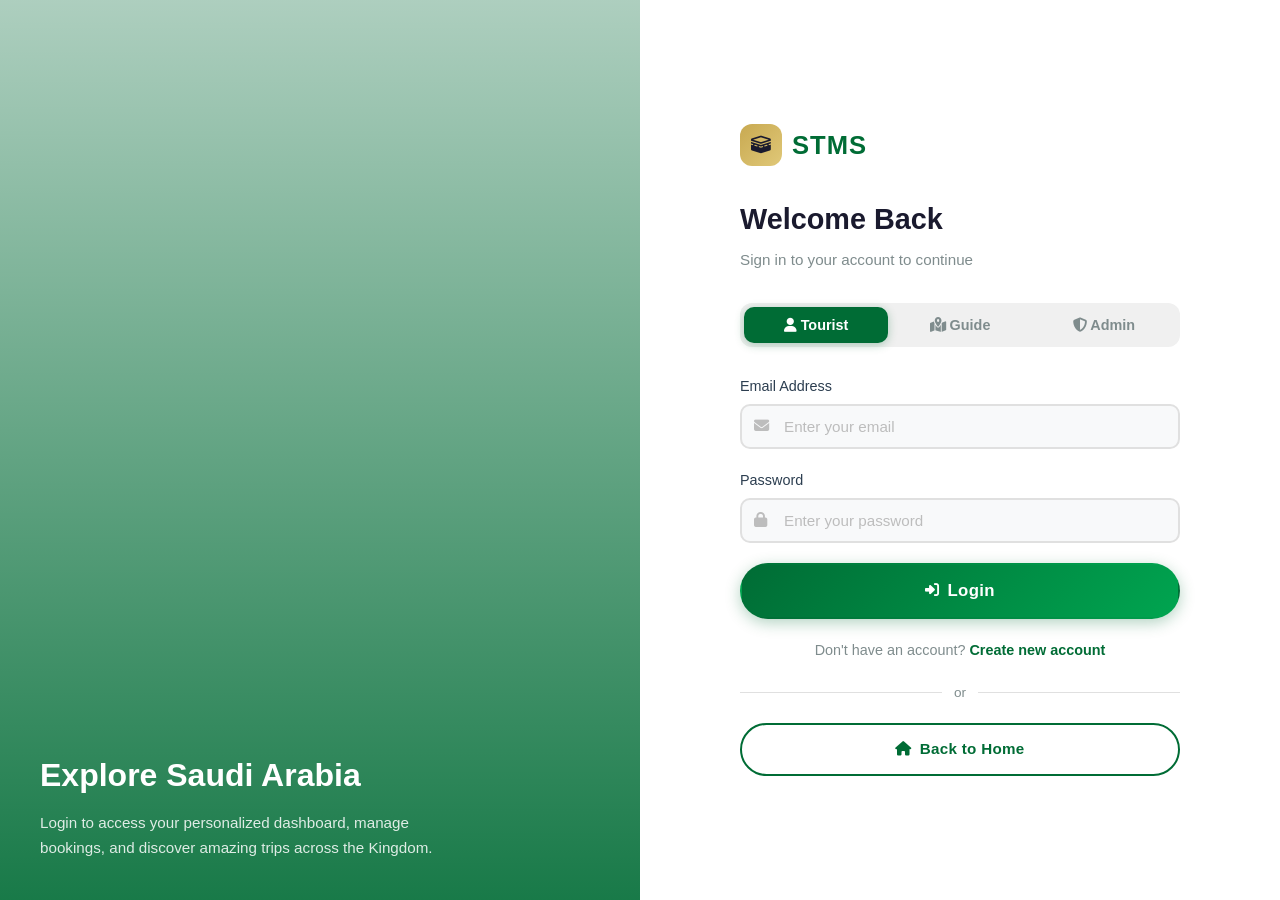
<file: book.html>
<!DOCTYPE html>
<html lang="en">
<head>
    <meta charset="UTF-8">
    <meta name="viewport" content="width=device-width, initial-scale=1.0">
    <title>Book Your Trip - STMS</title>
    <link rel="stylesheet" href="css/style.css">
    <link rel="stylesheet" href="https://cdnjs.cloudflare.com/ajax/libs/font-awesome/6.5.0/css/all.min.css">
    <style>
        .choice-grid { display: grid; grid-template-columns: 1fr 1fr; gap: 24px; max-width: 900px; margin: 0 auto; }
        .choice-card { background: var(--white); border-radius: 16px; padding: 40px 30px; text-align: center; cursor: pointer; border: 2px solid var(--gray-100); transition: var(--transition); position: relative; overflow: hidden; }
        .choice-card:hover, .choice-card.selected { border-color: var(--primary); box-shadow: var(--shadow-lg); transform: translateY(-4px); }
        .choice-card.selected::after { content: '\f058'; font-family: 'Font Awesome 6 Free'; font-weight: 900; position: absolute; top: 16px; right: 16px; color: var(--primary); font-size: 1.4rem; }
        .choice-icon { width: 80px; height: 80px; border-radius: 50%; display: flex; align-items: center; justify-content: center; margin: 0 auto 20px; font-size: 2rem; }
        .choice-card:first-child .choice-icon { background: rgba(0,108,53,0.1); color: var(--primary); }
        .choice-card:last-child .choice-icon { background: rgba(200,169,81,0.15); color: var(--gold-dark); }
        .choice-card h3 { font-size: 1.3rem; color: var(--dark); margin-bottom: 10px; }
        .choice-card p { color: var(--text-light); font-size: 0.9rem; line-height: 1.6; }
        .booking-section { display: none; }
        .booking-section.active { display: block; }
        .city-row { display: flex; gap: 12px; align-items: center; margin-bottom: 10px; background: var(--gray-50); border-radius: 10px; padding: 12px 16px; }
        .city-row select, .city-row input { flex: 1; }
        .city-row .remove-city { background: none; border: none; color: var(--danger); cursor: pointer; font-size: 1.1rem; padding: 4px 8px; }
        .addon-grid { display: grid; grid-template-columns: 1fr 1fr; gap: 12px; margin: 16px 0; }
        .addon-item { background: var(--gray-50); border-radius: 12px; padding: 16px; display: flex; align-items: center; gap: 12px; cursor: pointer; border: 2px solid transparent; transition: var(--transition); }
        .addon-item:hover { border-color: var(--gray-200); }
        .addon-item.checked { border-color: var(--primary); background: rgba(0,108,53,0.05); }
        .addon-item input[type="checkbox"] { width: 18px; height: 18px; accent-color: var(--primary); }
        .addon-item label { cursor: pointer; flex: 1; }
        .addon-item .addon-price { color: var(--primary); font-weight: 600; font-size: 0.85rem; white-space: nowrap; }
        .price-summary { background: linear-gradient(135deg, var(--primary), #004d25); color: white; border-radius: 16px; padding: 24px; margin: 20px 0; }
        .price-summary h3 { color: white; margin-bottom: 16px; }
        .price-line { display: flex; justify-content: space-between; padding: 6px 0; font-size: 0.9rem; opacity: 0.9; }
        .price-line.total { border-top: 1px solid rgba(255,255,255,0.3); padding-top: 12px; margin-top: 8px; font-size: 1.2rem; font-weight: 700; opacity: 1; }
        .pkg-card { background: var(--white); border-radius: 16px; overflow: hidden; border: 2px solid var(--gray-100); transition: var(--transition); cursor: pointer; }
        .pkg-card:hover, .pkg-card.selected { border-color: var(--gold); box-shadow: var(--shadow-lg); }
        .pkg-card.selected { border-color: var(--primary); }
        .pkg-card-img { height: 180px; background-size: cover; background-position: center; position: relative; }
        .pkg-card-body { padding: 20px; }
        .pkg-card-body h3 { font-size: 1.1rem; color: var(--dark); margin-bottom: 8px; }
        .pkg-cities-tags { display: flex; flex-wrap: wrap; gap: 6px; margin: 10px 0; }
        .city-tag { background: rgba(0,108,53,0.1); color: var(--primary); padding: 4px 10px; border-radius: 20px; font-size: 0.75rem; font-weight: 600; }
        .pkg-meta { display: flex; gap: 16px; color: var(--text-light); font-size: 0.85rem; margin: 10px 0; }
        .pkg-price { font-size: 1.3rem; font-weight: 700; color: var(--primary); }
        .extension-box { background: rgba(200,169,81,0.1); border: 1px solid var(--gold); border-radius: 12px; padding: 16px; margin: 16px 0; }
        .days-counter { display: flex; align-items: center; gap: 8px; }
        .days-counter .badge-count { background: var(--primary); color: white; width: 36px; height: 36px; border-radius: 50%; display: flex; align-items: center; justify-content: center; font-weight: 700; font-size: 1.1rem; }
        .itinerary-preview { max-height: 300px; overflow-y: auto; }
        @media (max-width: 768px) {
            .choice-grid { grid-template-columns: 1fr; }
            .addon-grid { grid-template-columns: 1fr; }
        }
    </style>
</head>
<body>

<div class="dashboard">
    <!-- Sidebar -->
    <aside class="sidebar" id="sidebar">
        <a href="index.html" class="sidebar-logo">
            <div class="logo-icon"><i class="fas fa-kaaba"></i></div>
            STMS
        </a>
        <button class="lang-switch" onclick="toggleLang()" style="margin:0 16px 10px;">العربية</button>
        <div class="sidebar-menu">
            <div class="sidebar-label" data-i18n="trips_navigation">Navigation</div>
            <a href="book.html" class="sidebar-link active">
                <i class="fas fa-shopping-cart"></i> <span data-i18n="book_trip_nav">Book a Trip</span>
            </a>
            <a href="trips.html" class="sidebar-link">
                <i class="fas fa-compass"></i> <span data-i18n="trips_browse">Browse Trips</span>
            </a>
            <a href="index.html" class="sidebar-link">
                <i class="fas fa-home"></i> <span data-i18n="trips_home">Home</span>
            </a>
            <div class="sidebar-label" data-i18n="trips_my_account">My Account</div>
            <a href="trips.html" class="sidebar-link" onclick="localStorage.setItem('stms_show','bookings')">
                <i class="fas fa-ticket-alt"></i> <span data-i18n="trips_my_bookings">My Bookings</span>
            </a>
            <a href="profile.html" class="sidebar-link">
                <i class="fas fa-user-circle"></i> <span data-i18n="trips_profile">Profile</span>
            </a>
            <div class="sidebar-label" data-i18n="trips_quick_links">Quick Links</div>
            <a href="index.html#about" class="sidebar-link">
                <i class="fas fa-info-circle"></i> <span data-i18n="trips_about">About</span>
            </a>
            <a href="index.html#contact" class="sidebar-link">
                <i class="fas fa-envelope"></i> <span data-i18n="trips_contact">Contact</span>
            </a>
            <a href="#" class="sidebar-link" onclick="handleLogout(); return false;">
                <i class="fas fa-sign-out-alt"></i> <span data-i18n="trips_logout">Logout</span>
            </a>
        </div>
    </aside>

    <!-- Main Content -->
    <div class="main-content">
        <div class="page-header">
            <div>
                <button class="mobile-toggle" onclick="toggleSidebar()" style="display:none; margin-bottom:10px;">
                    <i class="fas fa-bars" style="color:var(--dark);"></i>
                </button>
                <h1 id="pageTitle" data-i18n="bk_title">Book Your Trip</h1>
                <p id="pageSubtitle" data-i18n="bk_subtitle">Choose how you want to plan your Saudi adventure</p>
            </div>
            <div id="userGreeting">
                <span style="color:var(--text-light); font-size:0.9rem;" data-i18n="gd_welcome">Welcome, </span>
                <strong id="userName" style="color:var(--dark);"></strong>
            </div>
        </div>

        <!-- Step 1: Choose booking type -->
        <div id="stepChoice" class="booking-section active">
            <div class="choice-grid">
                <div class="choice-card" onclick="selectBookingType('self_planned')">
                    <div class="choice-icon"><i class="fas fa-map-marked-alt"></i></div>
                    <h3 data-i18n="bk_self_planned">Self-Planned Booking</h3>
                    <p>Plan your own itinerary. Choose your destinations, set the duration (up to 10 days with extension option), and customize your trip with optional accommodation and meals.</p>
                    <div style="margin-top:16px;">
                        <span style="display:inline-flex; align-items:center; gap:6px; color:var(--primary); font-size:0.85rem;"><i class="fas fa-check"></i> <span data-i18n="bk_flexibility">Full flexibility</span></span><br>
                        <span style="display:inline-flex; align-items:center; gap:6px; color:var(--primary); font-size:0.85rem; margin-top:4px;"><i class="fas fa-check"></i> Dynamic city pricing</span><br>
                        <span style="display:inline-flex; align-items:center; gap:6px; color:var(--primary); font-size:0.85rem; margin-top:4px;"><i class="fas fa-check"></i> Extension available</span>
                    </div>
                </div>
                <div class="choice-card" onclick="selectBookingType('package')">
                    <div class="choice-icon"><i class="fas fa-suitcase-rolling"></i></div>
                    <h3 data-i18n="bk_package">Pre-Designed Package</h3>
                    <p>Choose from expertly crafted packages by certified tour guides. Fixed duration, structured itinerary, multiple cities, and transportation included by default.</p>
                    <div style="margin-top:16px;">
                        <span style="display:inline-flex; align-items:center; gap:6px; color:var(--gold-dark); font-size:0.85rem;"><i class="fas fa-check"></i> Expert guide included</span><br>
                        <span style="display:inline-flex; align-items:center; gap:6px; color:var(--gold-dark); font-size:0.85rem; margin-top:4px;"><i class="fas fa-check"></i> Multi-city itineraries</span><br>
                        <span style="display:inline-flex; align-items:center; gap:6px; color:var(--gold-dark); font-size:0.85rem; margin-top:4px;"><i class="fas fa-check"></i> Transportation included</span>
                    </div>
                </div>
            </div>
        </div>

        <!-- Step 2A: Self-Planned Booking -->
        <div id="stepSelfPlanned" class="booking-section">
            <div style="margin-bottom:20px;">
                <button class="btn btn-outline-primary btn-sm" onclick="goBack()"><i class="fas fa-arrow-left"></i> <span data-i18n="bk_back_options">Back to Options</span></button>
            </div>
            <div style="display:grid; grid-template-columns: 1fr 380px; gap:24px;">
                <div>
                    <!-- Cities Selection -->
                    <div class="card mb-3">
                        <div class="card-header">
                            <h3><i class="fas fa-map-marker-alt" style="color:var(--primary); margin-right:8px;"></i> <span data-i18n="bk_choose_dest">Choose Destinations</span></h3>
                            <div class="days-counter">
                                <span style="color:var(--text-light); font-size:0.85rem;" data-i18n="bk_total_days">Total Days:</span>
                                <div class="badge-count" id="totalDaysCount">0</div>
                                <span style="color:var(--text-light); font-size:0.75rem;">/10 max</span>
                            </div>
                        </div>
                        <div class="card-body">
                            <div id="citiesContainer"></div>
                            <button type="button" class="btn btn-outline-primary btn-sm" onclick="addCity()" id="addCityBtn">
                                <i class="fas fa-plus"></i> <span data-i18n="bk_add_dest">Add Destination</span>
                            </button>

                            <!-- Extension Option -->
                            <div class="extension-box" id="extensionBox" style="display:none;">
                                <div style="display:flex; align-items:center; gap:10px; margin-bottom:10px;">
                                    <i class="fas fa-clock" style="color:var(--gold-dark);"></i>
                                    <strong style="color:var(--dark);" data-i18n="bk_extension">Need More Time?</strong>
                                </div>
                                <p style="color:var(--text-light); font-size:0.85rem; margin-bottom:10px;">The maximum trip duration is 10 days. You can add extension days if needed.</p>
                                <div class="form-row">
                                    <div class="form-group" style="margin-bottom:0;">
                                        <label style="font-size:0.85rem;" data-i18n="bk_ext_days">Extension Days</label>
                                        <input type="number" class="form-control" id="extensionDays" min="0" max="5" value="0" onchange="recalculatePrice()">
                                    </div>
                                </div>
                            </div>
                        </div>
                    </div>

                    <!-- Trip Details -->
                    <div class="card mb-3">
                        <div class="card-header">
                            <h3><i class="fas fa-calendar" style="color:var(--gold-dark); margin-right:8px;"></i> <span data-i18n="bk_trip_details">Trip Details</span></h3>
                        </div>
                        <div class="card-body">
                            <div class="form-row">
                                <div class="form-group">
                                    <label data-i18n="bk_start_date">Start Date</label>
                                    <input type="date" class="form-control" id="spStartDate" required onchange="validateStartDate(this)">
                                </div>
                                <div class="form-group">
                                    <label data-i18n="bk_num_people">Number of People</label>
                                    <select class="form-control" id="spNumPeople" onchange="recalculatePrice()">
                                        <option value="1">1 Person</option>
                                        <option value="2">2 People</option>
                                        <option value="3">3 People</option>
                                        <option value="4">4 People</option>
                                        <option value="5">5 People</option>
                                    </select>
                                </div>
                            </div>
                            <div class="form-group">
                                <label><i class="fas fa-map-marker-alt" style="color:var(--primary);"></i> Location / Meeting Point <span style="color:var(--text-light);font-size:0.8rem;">(Optional)</span></label>
                                <input type="text" class="form-control" id="spLocation" placeholder="e.g., Riyadh Airport, King Fahd Road...">
                            </div>
                            <div class="form-group">
                                <label>Special Notes <span style="color:var(--text-light);font-size:0.8rem;">(Optional)</span></label>
                                <textarea class="form-control" id="spNotes" rows="2" placeholder="Any special requests..."></textarea>
                            </div>
                        </div>
                    </div>

                    <!-- Add-ons -->
                    <div class="card mb-3">
                        <div class="card-header">
                            <h3><i class="fas fa-concierge-bell" style="color:var(--info); margin-right:8px;"></i> <span data-i18n="bk_addons">Optional Add-ons</span></h3>
                        </div>
                        <div class="card-body">
                            <p style="color:var(--text-light); font-size:0.85rem; margin-bottom:12px;"><i class="fas fa-bus" style="color:var(--primary);"></i> <strong data-i18n="bk_transport_incl">Transportation is included by default</strong> in all bookings.</p>
                            <div class="addon-grid">
                                <div class="addon-item" onclick="toggleAddon(this, 'sp_accommodation')">
                                    <input type="checkbox" id="sp_accommodation" onchange="recalculatePrice()">
                                    <div>
                                        <label for="sp_accommodation"><strong data-i18n="bk_accommodation">Accommodation</strong></label>
                                        <div style="font-size:0.8rem; color:var(--text-light);">Hotel stays per night</div>
                                    </div>
                                    <span class="addon-price"><i class="fas fa-bed"></i></span>
                                </div>
                                <div class="addon-item" onclick="toggleAddon(this, 'sp_breakfast')">
                                    <input type="checkbox" id="sp_breakfast" onchange="recalculatePrice()">
                                    <div>
                                        <label for="sp_breakfast"><strong data-i18n="bk_breakfast">Breakfast</strong></label>
                                        <div style="font-size:0.8rem; color:var(--text-light);">Daily breakfast</div>
                                    </div>
                                    <span class="addon-price"><i class="fas fa-coffee"></i></span>
                                </div>
                                <div class="addon-item" onclick="toggleAddon(this, 'sp_lunch')">
                                    <input type="checkbox" id="sp_lunch" onchange="recalculatePrice()">
                                    <div>
                                        <label for="sp_lunch"><strong data-i18n="bk_lunch">Lunch</strong></label>
                                        <div style="font-size:0.8rem; color:var(--text-light);">Daily lunch</div>
                                    </div>
                                    <span class="addon-price"><i class="fas fa-utensils"></i></span>
                                </div>
                                <div class="addon-item" onclick="toggleAddon(this, 'sp_dinner')">
                                    <input type="checkbox" id="sp_dinner" onchange="recalculatePrice()">
                                    <div>
                                        <label for="sp_dinner"><strong data-i18n="bk_dinner">Dinner</strong></label>
                                        <div style="font-size:0.8rem; color:var(--text-light);">Daily dinner</div>
                                    </div>
                                    <span class="addon-price"><i class="fas fa-moon"></i></span>
                                </div>
                            </div>
                        </div>
                    </div>
                </div>

                <!-- Price Summary Sidebar -->
                <div>
                    <div style="position:sticky; top:20px;">
                        <div class="price-summary" id="spPriceSummary">
                            <h3><i class="fas fa-receipt" style="margin-right:8px;"></i> <span data-i18n="bk_price_summary">Price Summary</span></h3>
                            <div id="spBreakdown">
                                <div class="price-line"><span>Select destinations to see pricing</span></div>
                            </div>
                            <div class="price-line total">
                                <span>Total</span>
                                <span id="spTotalPrice">0 SAR</span>
                            </div>
                        </div>
                        <button class="btn btn-gold btn-block btn-lg" onclick="submitSelfPlanned()" id="spSubmitBtn" style="margin-top:12px;">
                            <i class="fas fa-check-circle"></i> <span data-i18n="bk_confirm">Confirm Booking</span>
                        </button>
                        <div class="form-error mt-2" id="spError" style="text-align:center;"></div>
                        <div class="success-message mt-2" id="spSuccess">
                            <i class="fas fa-check-circle"></i>
                            <h4 data-i18n="td_booked_title">Booking Confirmed!</h4>
                            <p id="spSuccessMsg">Your trip has been booked successfully!</p>
                            <div style="background:rgba(255,165,0,0.15); border:1px solid orange; border-radius:8px; padding:12px; margin-top:10px; font-size:0.85rem;">
                                <i class="fas fa-info-circle" style="color:orange;"></i>
                                <span data-i18n="bk_refund_notice">You can cancel up to 12 hours before the trip for a full refund. After that, no refund will be issued.</span>
                            </div>
                        </div>
                    </div>
                </div>
            </div>
        </div>

        <!-- Step 2B: Package Selection -->
        <div id="stepPackage" class="booking-section">
            <div style="margin-bottom:20px;">
                <button class="btn btn-outline-primary btn-sm" onclick="goBack()"><i class="fas fa-arrow-left"></i> <span data-i18n="bk_back_options">Back to Options</span></button>
            </div>

            <!-- Package List -->
            <div id="packageList">
                <div class="grid-3" id="packageGrid">
                    <div class="text-center" style="grid-column: 1/-1; padding:60px 0;">
                        <i class="fas fa-spinner fa-spin" style="font-size:2rem; color:var(--primary);"></i>
                        <p style="margin-top:12px; color:var(--text-light);">Loading packages...</p>
                    </div>
                </div>
            </div>

            <!-- Package Detail + Booking Form (hidden until selected) -->
            <div id="packageDetail" style="display:none;">
                <div style="display:grid; grid-template-columns: 1fr 380px; gap:24px;">
                    <div>
                        <!-- Package Info -->
                        <div class="card mb-3">
                            <div class="card-header">
                                <h3 id="pkgTitle"></h3>
                                <span class="status-badge open" id="pkgDuration"></span>
                            </div>
                            <div class="card-body">
                                <p id="pkgDescription" style="color:var(--text); line-height:1.7; margin-bottom:16px;"></p>
                                <div id="pkgCitiesTags" class="pkg-cities-tags"></div>
                                <div id="pkgMeta" class="pkg-meta" style="margin-top:12px;"></div>
                            </div>
                        </div>

                        <!-- Package Images -->
                        <div class="card mb-3" id="pkgImagesCard" style="display:none;">
                            <div class="card-header"><h3><i class="fas fa-images" style="color:var(--gold-dark); margin-right:8px;"></i> Gallery</h3></div>
                            <div class="card-body" id="pkgImages" style="display:flex; gap:10px; flex-wrap:wrap;"></div>
                        </div>

                        <!-- Package Itinerary -->
                        <div class="card mb-3">
                            <div class="card-header"><h3><i class="fas fa-route" style="color:var(--primary); margin-right:8px;"></i> Itinerary</h3></div>
                            <div class="card-body itinerary-preview" id="pkgItinerary"></div>
                        </div>

                        <!-- Guide Info -->
                        <div class="card mb-3">
                            <div class="card-header"><h3><i class="fas fa-user-tie" style="color:var(--info); margin-right:8px;"></i> Your Guide</h3></div>
                            <div class="card-body">
                                <div style="display:flex; align-items:center; gap:16px;">
                                    <div id="pkgGuideAvatar" style="width:56px;height:56px;border-radius:50%;background:rgba(0,108,53,0.1);color:var(--primary);display:flex;align-items:center;justify-content:center;font-weight:700;font-size:1.2rem;flex-shrink:0;">G</div>
                                    <div>
                                        <h4 id="pkgGuideName" style="color:var(--dark); margin-bottom:2px;"></h4>
                                        <p id="pkgGuideInfo" style="color:var(--text-light); font-size:0.9rem;"></p>
                                    </div>
                                </div>
                            </div>
                        </div>
                    </div>

                    <!-- Package Booking Sidebar -->
                    <div>
                        <div style="position:sticky; top:20px;">
                            <div class="card mb-3">
                                <div class="card-body">
                                    <div style="text-align:center; margin-bottom:16px;">
                                        <div style="font-size:2rem; font-weight:800; color:var(--primary);" id="pkgBasePrice">0 SAR</div>
                                        <p style="color:var(--text-light); font-size:0.85rem;">per person (base price)</p>
                                    </div>

                                    <div style="background:var(--gray-50); border-radius:10px; padding:12px; margin-bottom:16px; text-align:center;">
                                        <div style="font-size:0.75rem; color:var(--text-light); text-transform:uppercase;">Fixed Duration</div>
                                        <strong id="pkgDurationVal" style="color:var(--dark);">10 Days</strong>
                                        <div style="font-size:0.75rem; color:var(--text-light); margin-top:2px;">Cannot be extended</div>
                                    </div>

                                    <p style="color:var(--text-light); font-size:0.85rem; margin-bottom:12px;"><i class="fas fa-bus" style="color:var(--primary);"></i> <strong>Transportation included</strong></p>

                                    <div class="form-group">
                                        <label data-i18n="bk_start_date">Start Date</label>
                                        <input type="date" class="form-control" id="pkgStartDate" readonly style="background:var(--gray-50); cursor:not-allowed; color:var(--dark); font-weight:600;">
                                        <small style="color:var(--text-light); font-size:0.78rem;"><i class="fas fa-lock" style="margin-right:4px;"></i><span data-i18n="bk_date_fixed">Fixed by the guide – cannot be changed</span></small>
                                    </div>
                                    <div class="form-group">
                                        <label data-i18n="bk_num_people">Number of People</label>
                                        <select class="form-control" id="pkgNumPeople" onchange="recalcPackagePrice()">
                                            <option value="1">1 Person</option>
                                            <option value="2">2 People</option>
                                            <option value="3">3 People</option>
                                            <option value="4">4 People</option>
                                            <option value="5">5 People</option>
                                        </select>
                                    </div>
                                    <div class="form-group">
                                        <label>Special Notes <span style="color:var(--text-light);font-size:0.8rem;">(Optional)</span></label>
                                        <textarea class="form-control" id="pkgNotes" rows="2" placeholder="Any special requests..."></textarea>
                                    </div>

                                    <h4 style="margin:16px 0 10px; color:var(--dark); font-size:0.95rem;" data-i18n="bk_addons">Optional Add-ons</h4>
                                    <div style="display:flex; flex-direction:column; gap:8px;">
                                        <div class="addon-item" onclick="toggleAddon(this, 'pkg_accommodation')">
                                            <input type="checkbox" id="pkg_accommodation" onchange="recalcPackagePrice()">
                                            <label for="pkg_accommodation"><strong data-i18n="bk_accommodation">Accommodation</strong></label>
                                            <span class="addon-price"><i class="fas fa-bed"></i></span>
                                        </div>
                                        <div class="addon-item" onclick="toggleAddon(this, 'pkg_breakfast')">
                                            <input type="checkbox" id="pkg_breakfast" onchange="recalcPackagePrice()">
                                            <label for="pkg_breakfast"><strong data-i18n="bk_breakfast">Breakfast</strong></label>
                                            <span class="addon-price"><i class="fas fa-coffee"></i></span>
                                        </div>
                                        <div class="addon-item" onclick="toggleAddon(this, 'pkg_lunch')">
                                            <input type="checkbox" id="pkg_lunch" onchange="recalcPackagePrice()">
                                            <label for="pkg_lunch"><strong data-i18n="bk_lunch">Lunch</strong></label>
                                            <span class="addon-price"><i class="fas fa-utensils"></i></span>
                                        </div>
                                        <div class="addon-item" onclick="toggleAddon(this, 'pkg_dinner')">
                                            <input type="checkbox" id="pkg_dinner" onchange="recalcPackagePrice()">
                                            <label for="pkg_dinner"><strong data-i18n="bk_dinner">Dinner</strong></label>
                                            <span class="addon-price"><i class="fas fa-moon"></i></span>
                                        </div>
                                    </div>
                                </div>
                            </div>

                            <div class="price-summary" id="pkgPriceSummary">
                                <h3><i class="fas fa-receipt" style="margin-right:8px;"></i> <span data-i18n="bk_price_summary">Price Summary</span></h3>
                                <div id="pkgBreakdown">
                                    <div class="price-line"><span>Base package price</span><span id="pkgBreakBase">0 SAR</span></div>
                                </div>
                                <div class="price-line total">
                                    <span>Total</span>
                                    <span id="pkgTotalPrice">0 SAR</span>
                                </div>
                            </div>

                            <button class="btn btn-gold btn-block btn-lg" onclick="submitPackageBooking()" id="pkgSubmitBtn" style="margin-top:12px;">
                                <i class="fas fa-check-circle"></i> <span data-i18n="bk_confirm_pkg">Confirm Package Booking</span>
                            </button>
                            <button class="btn btn-outline-primary btn-block btn-sm" onclick="backToPackages()" style="margin-top:8px;">
                                <i class="fas fa-arrow-left"></i> Choose Different Package
                            </button>
                            <div class="form-error mt-2" id="pkgError" style="text-align:center;"></div>
                            <div class="success-message mt-2" id="pkgSuccess">
                                <i class="fas fa-check-circle"></i>
                                <h4>Package Booked!</h4>
                                <p>Your package booking has been submitted. The guide will confirm your reservation shortly.</p>
                            </div>
                        </div>
                    </div>
                </div>
            </div>
        </div>
    </div>
</div>

<script src="js/app.js"></script>
<script>
    let cityPricing = {};
    let allPackages = [];
    let selectedPackage = null;
    let currentPriceData = { per_person: 0, total_price: 0, breakdown: [] };

    // Auth check
    checkAuth().then(user => {
        if (!user || user.role !== 'tourist') {
            window.location.href = 'login.html';
            return;
        }
        document.getElementById('userName').textContent = user.full_name;
    });

    // Load city pricing
    fetch('php/packages.php?action=city_pricing')
        .then(r => r.json())
        .then(data => {
            if (data.success) {
                data.pricing.forEach(p => { cityPricing[p.city_name] = p; });
            }
        })
        .catch(() => {
            // Fallback pricing
            cityPricing = {
                'Riyadh': { base_price_per_day: 350, accommodation_per_night: 450, breakfast_price: 60, lunch_price: 95, dinner_price: 120, transportation_per_day: 150 },
                'Jeddah': { base_price_per_day: 300, accommodation_per_night: 400, breakfast_price: 55, lunch_price: 85, dinner_price: 110, transportation_per_day: 130 },
                'Makkah': { base_price_per_day: 320, accommodation_per_night: 500, breakfast_price: 55, lunch_price: 90, dinner_price: 115, transportation_per_day: 120 },
                'Madinah': { base_price_per_day: 280, accommodation_per_night: 420, breakfast_price: 50, lunch_price: 80, dinner_price: 100, transportation_per_day: 110 },
                'Dammam': { base_price_per_day: 250, accommodation_per_night: 320, breakfast_price: 45, lunch_price: 75, dinner_price: 95, transportation_per_day: 120 },
                'Abha': { base_price_per_day: 220, accommodation_per_night: 280, breakfast_price: 40, lunch_price: 70, dinner_price: 85, transportation_per_day: 100 },
                'Tabuk': { base_price_per_day: 200, accommodation_per_night: 260, breakfast_price: 40, lunch_price: 65, dinner_price: 80, transportation_per_day: 90 },
                'AlUla': { base_price_per_day: 180, accommodation_per_night: 240, breakfast_price: 35, lunch_price: 60, dinner_price: 75, transportation_per_day: 80 },
                'Taif': { base_price_per_day: 200, accommodation_per_night: 270, breakfast_price: 40, lunch_price: 65, dinner_price: 80, transportation_per_day: 90 },
                'Yanbu': { base_price_per_day: 190, accommodation_per_night: 250, breakfast_price: 35, lunch_price: 60, dinner_price: 75, transportation_per_day: 85 }
            };
        });

    // Set min date to today for self-planned only
    const today = new Date().toISOString().split('T')[0];
    document.getElementById('spStartDate').min = today;
    document.getElementById('spStartDate').value = today;

    function validateStartDate(input) {
        const today = new Date().toISOString().split('T')[0];
        if (input.value < today) {
            input.value = today;
            showError('spError', currentLang === 'ar' ? 'لا يمكن اختيار تاريخ في الماضي' : 'Cannot select a past date');
        }
    }

    function selectBookingType(type) {
        document.getElementById('stepChoice').classList.remove('active');
        if (type === 'self_planned') {
            document.getElementById('stepSelfPlanned').classList.add('active');
            document.getElementById('pageTitle').textContent = t('bk_self_planned_title');
            document.getElementById('pageSubtitle').textContent = t('bk_self_planned_sub');
            if (!document.getElementById('citiesContainer').children.length) addCity();
        } else {
            document.getElementById('stepPackage').classList.add('active');
            document.getElementById('pageTitle').textContent = t('bk_choose_pkg_title');
            document.getElementById('pageSubtitle').textContent = t('bk_choose_pkg_sub');
            loadPackages();
        }
    }

    function goBack() {
        document.querySelectorAll('.booking-section').forEach(s => s.classList.remove('active'));
        document.getElementById('stepChoice').classList.add('active');
        document.getElementById('pageTitle').textContent = t('bk_main_title');
        document.getElementById('pageSubtitle').textContent = t('bk_main_sub');
    }

    // ==================== SELF-PLANNED ====================
    const cityOptions = ['Riyadh','Jeddah','Makkah','Madinah','Dammam','Abha','Tabuk','AlUla','Taif','Yanbu'];

    function addCity() {
        const container = document.getElementById('citiesContainer');
        const idx = container.children.length;
        const row = document.createElement('div');
        row.className = 'city-row';
        row.innerHTML = `
            <select class="form-control" onchange="recalculatePrice()">
                <option value="">Select City</option>
                ${cityOptions.map(c => `<option value="${c}">${c}</option>`).join('')}
            </select>
            <input type="number" class="form-control" min="1" max="10" value="1" placeholder="Days" style="max-width:100px;" onchange="recalculatePrice()">
            <button type="button" class="remove-city" onclick="removeCity(this)" title="Remove"><i class="fas fa-times"></i></button>
        `;
        container.appendChild(row);
        updateDaysCount();
    }

    function removeCity(btn) {
        btn.closest('.city-row').remove();
        recalculatePrice();
    }

    function getCitySelections() {
        const rows = document.querySelectorAll('#citiesContainer .city-row');
        const cities = [];
        rows.forEach(row => {
            const city = row.querySelector('select').value;
            const days = parseInt(row.querySelector('input').value) || 1;
            if (city) cities.push({ city_name: city, days_in_city: days });
        });
        return cities;
    }

    function updateDaysCount() {
        const cities = getCitySelections();
        let total = cities.reduce((sum, c) => sum + c.days_in_city, 0);
        const ext = parseInt(document.getElementById('extensionDays').value) || 0;
        total += ext;
        document.getElementById('totalDaysCount').textContent = total;

        // Show extension box if at limit
        if (cities.reduce((s, c) => s + c.days_in_city, 0) >= 10) {
            document.getElementById('extensionBox').style.display = 'block';
        }

        // Color the counter
        const counter = document.getElementById('totalDaysCount');
        if (total > 10 && ext === 0) {
            counter.style.background = 'var(--danger)';
        } else if (total > 10) {
            counter.style.background = 'var(--gold-dark)';
        } else {
            counter.style.background = 'var(--primary)';
        }
    }

    // Change 3: Calculate price with day rule - first and last day no meals
    function calcPriceWithDayRule(cities, numPeople, addons, pricing) {
        let perPerson = 0;
        const breakdown = [];
        let globalDayIndex = 0;
        const totalDays = cities.reduce((s, c) => s + c.days_in_city, 0)
                        + (parseInt(document.getElementById('extensionDays')?.value) || 0);

        cities.forEach(cityData => {
            const cityName = cityData.city_name;
            const days = cityData.days_in_city;
            const cp = pricing[cityName];
            if (!cp) return;

            const nights = Math.max(0, days - 1);

            // Base price per day
            const base = days * parseFloat(cp.base_price_per_day);
            perPerson += base;
            breakdown.push({ label: (currentLang === 'ar' ? `السعر الأساسي في ${cityName} (${days} أيام)` : `Base price in ${cityName} (${days} days)`), amount: base });

            // Transportation
            const transport = days * parseFloat(cp.transportation_per_day);
            perPerson += transport;
            breakdown.push({ label: (currentLang === 'ar' ? `المواصلات في ${cityName} (${days} أيام)` : `Transportation in ${cityName} (${days} days)`), amount: transport });

            // Accommodation (skip last night of last city)
            if (addons.accommodation && nights > 0) {
                const acc = nights * parseFloat(cp.accommodation_per_night);
                perPerson += acc;
                breakdown.push({ label: (currentLang === 'ar' ? `الإقامة في ${cityName} (${nights} ليالي)` : `Accommodation in ${cityName} (${nights} nights)`), amount: acc });
            }

            // Meals: skip first day (index 0) and last day (index totalDays-1)
            for (let d = 0; d < days; d++) {
                const isFirstDay = (globalDayIndex === 0);
                const isLastDay = (globalDayIndex === totalDays - 1);
                const allowMeals = !isFirstDay && !isLastDay;

                if (allowMeals) {
                    if (addons.breakfast) {
                        perPerson += parseFloat(cp.breakfast_price);
                        breakdown.push({ label: (currentLang === 'ar' ? `إفطار - ${cityName}` : `Breakfast - ${cityName}`), amount: parseFloat(cp.breakfast_price) });
                    }
                    if (addons.lunch) {
                        perPerson += parseFloat(cp.lunch_price);
                        breakdown.push({ label: (currentLang === 'ar' ? `غداء - ${cityName}` : `Lunch - ${cityName}`), amount: parseFloat(cp.lunch_price) });
                    }
                    if (addons.dinner) {
                        perPerson += parseFloat(cp.dinner_price);
                        breakdown.push({ label: (currentLang === 'ar' ? `عشاء - ${cityName}` : `Dinner - ${cityName}`), amount: parseFloat(cp.dinner_price) });
                    }
                } else {
                    const dayLabel = isFirstDay ? (currentLang === 'ar' ? 'اليوم الأول بدون وجبات' : 'First day - no meals') : (currentLang === 'ar' ? 'اليوم الأخير بدون وجبات' : 'Last day - no meals');
                    if (addons.breakfast || addons.lunch || addons.dinner) {
                        breakdown.push({ label: dayLabel, note: true });
                    }
                }
                globalDayIndex++;
            }
        });

        const grandTotal = perPerson * numPeople;
        return { perPerson, grandTotal, breakdown };
    }

    function recalculatePrice() {
        updateDaysCount();
        const cities = getCitySelections();
        if (!cities.length) {
            document.getElementById('spBreakdown').innerHTML = '<div class="price-line"><span>' + (currentLang === 'ar' ? 'اختر وجهات لعرض السعر' : 'Select destinations to see pricing') + '</span></div>';
            document.getElementById('spTotalPrice').textContent = '0 SAR';
            return;
        }

        const numPeople = parseInt(document.getElementById('spNumPeople').value) || 1;
        const addons = {
            accommodation: document.getElementById('sp_accommodation').checked,
            breakfast: document.getElementById('sp_breakfast').checked,
            lunch: document.getElementById('sp_lunch').checked,
            dinner: document.getElementById('sp_dinner').checked
        };

        const { perPerson, grandTotal, breakdown } = calcPriceWithDayRule(cities, numPeople, addons, cityPricing);
        currentPriceData = { per_person: perPerson, total_price: grandTotal, breakdown };

        let html = breakdown.map(b => {
            if (b.note) return `<div class="price-line" style="font-size:0.75rem;opacity:0.7;font-style:italic;"><span>${b.label}</span></div>`;
            return `<div class="price-line"><span>${b.label}</span><span>${b.amount.toFixed(0)} SAR</span></div>`;
        }).join('');
        if (numPeople > 1) {
            html += `<div class="price-line" style="border-top:1px solid rgba(255,255,255,0.2);padding-top:8px;margin-top:6px;"><span>${currentLang === 'ar' ? 'للشخص الواحد' : 'Per person'}</span><span>${perPerson.toFixed(0)} SAR</span></div>`;
            html += `<div class="price-line"><span>x ${numPeople} ${currentLang === 'ar' ? 'أشخاص' : 'people'}</span><span></span></div>`;
        }
        document.getElementById('spBreakdown').innerHTML = html;
        document.getElementById('spTotalPrice').textContent = grandTotal.toFixed(0) + ' SAR';
    }

    function toggleAddon(el, id) {
        const cb = document.getElementById(id);
        if (el.tagName !== 'INPUT') cb.checked = !cb.checked;
        el.closest('.addon-item').classList.toggle('checked', cb.checked);
        if (id.startsWith('sp_')) recalculatePrice();
        else recalcPackagePrice();
    }

    function submitSelfPlanned() {
        const cities = getCitySelections();
        if (!cities.length) {
            showError('spError', 'Please select at least one destination');
            return;
        }

        const totalDays = cities.reduce((s, c) => s + c.days_in_city, 0);
        const ext = parseInt(document.getElementById('extensionDays').value) || 0;
        if (totalDays > 10 && ext === 0) {
            showError('spError', 'Maximum 10 days without extension. Enable extension or reduce days.');
            return;
        }

        const startDate = document.getElementById('spStartDate').value;
        if (!startDate) {
            showError('spError', 'Please select a start date');
            return;
        }

        const btn = document.getElementById('spSubmitBtn');
        btn.innerHTML = '<i class="fas fa-spinner fa-spin"></i> Processing...';
        btn.disabled = true;

        const data = {
            cities,
            num_people: parseInt(document.getElementById('spNumPeople').value),
            notes: document.getElementById('spNotes').value,
            location: document.getElementById('spLocation') ? document.getElementById('spLocation').value : '',
            include_accommodation: document.getElementById('sp_accommodation').checked ? 1 : 0,
            include_breakfast: document.getElementById('sp_breakfast').checked ? 1 : 0,
            include_lunch: document.getElementById('sp_lunch').checked ? 1 : 0,
            include_dinner: document.getElementById('sp_dinner').checked ? 1 : 0,
            extension_days: ext,
            start_date: startDate,
            total_price: currentPriceData.total_price
        };

        fetch('php/bookings.php?action=create_self_planned', {
            credentials: 'include',
            method: 'POST',
            headers: { 'Content-Type': 'application/json' },
            body: JSON.stringify(data)
        })
        .then(r => r.json())
        .then(res => {
            if (res.success) {
                document.getElementById('spSuccess').classList.add('show');
                btn.style.display = 'none';
            } else {
                showError('spError', res.message);
                btn.innerHTML = '<i class="fas fa-check-circle"></i> Confirm Booking';
                btn.disabled = false;
            }
        })
        .catch(() => {
            showError('spError', 'Connection error. Please try again.');
            btn.innerHTML = '<i class="fas fa-check-circle"></i> Confirm Booking';
            btn.disabled = false;
        });
    }

    // ==================== PACKAGES ====================
    function loadPackages() {
        fetch('php/packages.php?action=list', { credentials: 'include' })
            .then(r => r.json())
            .then(data => {
                if (data.success) {
                    allPackages = data.packages;
                    renderPackages(data.packages);
                } else {
                    // Try without auth check
                    renderPackagesError(data.message || 'Failed to load packages');
                }
            })
            .catch(err => {
                renderPackagesError('Connection error — please refresh the page');
            });
    }

    function renderPackagesError(msg) {
        const grid = document.getElementById('packageGrid');
        grid.innerHTML = `
            <div style="grid-column:1/-1; text-align:center; padding:60px 20px;">
                <i class="fas fa-exclamation-circle" style="font-size:3rem; color:var(--gray-300); margin-bottom:16px;"></i>
                <h3 style="color:var(--text-light); margin-bottom:8px;">${msg}</h3>
                <button class="btn btn-outline-primary" onclick="loadPackages()">
                    <i class="fas fa-redo"></i> Retry
                </button>
            </div>
        `;
    }

    function renderPackages(packages) {
        const grid = document.getElementById('packageGrid');
        if (!packages.length) {
            grid.innerHTML = '<div class="text-center" style="grid-column:1/-1; padding:60px 0;"><i class="fas fa-box-open" style="font-size:3rem; color:var(--gray-300);"></i><h3 style="color:var(--text-light); margin-top:16px;">No packages available yet</h3></div>';
            return;
        }
        grid.innerHTML = packages.map(pkg => `
            <div class="pkg-card" onclick="selectPackage(${pkg.id})">
                <div class="pkg-card-img" style="${pkg.cover_image ? `background-image:url('${pkg.cover_image}')` : 'background:var(--gray-100); display:flex; align-items:center; justify-content:center;'}">
                    ${!pkg.cover_image ? '<i class="fas fa-suitcase-rolling" style="font-size:2.5rem; color:var(--gray-300);"></i>' : ''}
                    <div class="price-badge">${Number(pkg.base_price).toFixed(0)} SAR</div>
                </div>
                <div class="pkg-card-body">
                    <h3>${pkg.title}</h3>
                    <div class="pkg-cities-tags">
                        ${(pkg.cities || []).map(c => `<span class="city-tag"><i class="fas fa-map-pin"></i> ${c.city_name} (${c.days_in_city}d)</span>`).join('')}
                    </div>
                    <div class="pkg-meta">
                        <span><i class="fas fa-clock"></i> ${pkg.duration_days} Days</span>
                        <span><i class="fas fa-bus"></i> Transport incl.</span>
                        <span><i class="fas fa-users"></i> Max ${pkg.max_tourists}</span>
                    </div>
                    <div style="display:flex; justify-content:space-between; align-items:center; margin-top:12px;">
                        <span class="pkg-price">${Number(pkg.base_price).toFixed(0)} SAR</span>
                        <span style="color:var(--text-light); font-size:0.85rem;">by ${pkg.guide_name}</span>
                    </div>
                </div>
            </div>
        `).join('');
    }

    function selectPackage(id) {
        fetch(`php/packages.php?action=get&id=${id}`)
            .then(r => r.json())
            .then(data => {
                if (data.success) {
                    selectedPackage = data.package;
                    showPackageDetail(data.package);
                }
            })
            .catch(() => {
                // Use from cached list
                const pkg = allPackages.find(p => p.id == id);
                if (pkg) { selectedPackage = pkg; showPackageDetail(pkg); }
            });
    }

    function showPackageDetail(pkg) {
        document.getElementById('packageList').style.display = 'none';
        document.getElementById('packageDetail').style.display = 'block';

        document.getElementById('pkgTitle').textContent = pkg.title;
        document.getElementById('pkgDescription').textContent = pkg.description;
        document.getElementById('pkgDuration').textContent = pkg.duration_days + ' Days Fixed';
        document.getElementById('pkgDurationVal').textContent = pkg.duration_days + ' Days';
        document.getElementById('pkgBasePrice').textContent = Number(pkg.base_price).toFixed(0) + ' SAR';

        // Set fixed start date from package (readonly) - تاريخ المرشد فقط
        const pkgDateEl = document.getElementById('pkgStartDate');
        if (pkg.start_date) {
            pkgDateEl.value = pkg.start_date;
        } else {
            pkgDateEl.value = '';
            pkgDateEl.removeAttribute('required');
            pkgDateEl.closest('.form-group').innerHTML = `
                <label>Start Date</label>
                <div style="padding:12px;background:var(--warning-light,#fff8e1);border:1px solid #ffc107;border-radius:8px;color:#856404;font-size:0.9rem;">
                    <i class="fas fa-info-circle"></i> 
                    ${currentLang === 'ar' ? 'لم يحدد المرشد تاريخاً لهذه الباقة بعد' : 'The guide has not set a start date for this package yet'}
                </div>`;
        }

        // Cities tags
        document.getElementById('pkgCitiesTags').innerHTML = (pkg.cities || []).map(c =>
            `<span class="city-tag"><i class="fas fa-map-pin"></i> ${c.city_name} (${c.days_in_city} days)</span>`
        ).join('');

        // Meta
        document.getElementById('pkgMeta').innerHTML = `
            <span><i class="fas fa-clock"></i> ${pkg.duration_days} Days (fixed, cannot be extended)</span>
            <span><i class="fas fa-bus"></i> Transportation included</span>
            <span><i class="fas fa-users"></i> Max ${pkg.max_tourists} tourists</span>
        `;

        // Images
        const images = pkg.images || [];
        if (images.length) {
            document.getElementById('pkgImagesCard').style.display = 'block';
            document.getElementById('pkgImages').innerHTML = images.map(img =>
                `<div style="width:200px;height:140px;border-radius:10px;background:url('${img.image_url}') center/cover;flex-shrink:0;"></div>`
            ).join('');
        }

        // Itinerary
        const itin = pkg.itinerary || [];
        document.getElementById('pkgItinerary').innerHTML = itin.length ? itin.map(item => `
            <div class="itinerary-item">
                <div class="itinerary-day">
                    <span>Day</span>
                    <strong>${item.day_number}</strong>
                </div>
                <div class="itinerary-content">
                    <h4>${item.title} ${item.city_name ? '<span style="color:var(--text-light); font-size:0.8rem;">(' + item.city_name + ')</span>' : ''}</h4>
                    <p>${item.description || ''}</p>
                </div>
            </div>
        `).join('') : '<p style="color:var(--text-light);">Itinerary details coming soon.</p>';

        // Guide
        document.getElementById('pkgGuideName').textContent = pkg.guide_name || 'Guide';
        document.getElementById('pkgGuideAvatar').textContent = (pkg.guide_name || 'G').charAt(0);
        document.getElementById('pkgGuideInfo').textContent = `${pkg.guide_city || ''} ${pkg.guide_email ? '| ' + pkg.guide_email : ''}`;

        recalcPackagePrice();
    }

    function backToPackages() {
        document.getElementById('packageList').style.display = 'block';
        document.getElementById('packageDetail').style.display = 'none';
        selectedPackage = null;
    }

    function recalcPackagePrice() {
        if (!selectedPackage) return;
        const pkg = selectedPackage;
        const numPeople = parseInt(document.getElementById('pkgNumPeople').value) || 1;
        const accm = document.getElementById('pkg_accommodation').checked;
        const bkf = document.getElementById('pkg_breakfast').checked;
        const lnch = document.getElementById('pkg_lunch').checked;
        const dnr = document.getElementById('pkg_dinner').checked;

        let total = parseFloat(pkg.base_price);
        let breakdown = [{ label: 'Package base price', amount: total }];

        // Calculate add-on costs from city pricing
        const cities = pkg.cities || [];
        const cityPrices = pkg.city_prices || [];

        cities.forEach(c => {
            const cp = cityPrices.find(p => p.city_name === c.city_name) || cityPricing[c.city_name];
            if (!cp) return;
            const days = parseInt(c.days_in_city);
            const nights = Math.max(0, days - 1);

            if (accm && nights > 0) {
                const acc = nights * parseFloat(cp.accommodation_per_night);
                total += acc;
                breakdown.push({ label: `Hotel in ${c.city_name} (${nights}n)`, amount: acc });
            }
            if (bkf) {
                const m = days * parseFloat(cp.breakfast_price);
                total += m;
                breakdown.push({ label: `Breakfast in ${c.city_name}`, amount: m });
            }
            if (lnch) {
                const m = days * parseFloat(cp.lunch_price);
                total += m;
                breakdown.push({ label: `Lunch in ${c.city_name}`, amount: m });
            }
            if (dnr) {
                const m = days * parseFloat(cp.dinner_price);
                total += m;
                breakdown.push({ label: `Dinner in ${c.city_name}`, amount: m });
            }
        });

        const perPerson = total;
        total = total * numPeople;

        let html = breakdown.map(b => `<div class="price-line"><span>${b.label}</span><span>${b.amount.toFixed(0)} SAR</span></div>`).join('');
        if (numPeople > 1) {
            html += `<div class="price-line" style="border-top:1px solid rgba(255,255,255,0.2); padding-top:8px; margin-top:6px;"><span>Per person</span><span>${perPerson.toFixed(0)} SAR</span></div>`;
            html += `<div class="price-line"><span>x ${numPeople} people</span><span></span></div>`;
        }
        document.getElementById('pkgBreakdown').innerHTML = html;
        document.getElementById('pkgTotalPrice').textContent = total.toFixed(0) + ' SAR';

        currentPriceData = { per_person: perPerson, total_price: total };
    }

    function submitPackageBooking() {
        if (!selectedPackage) return;

        const startDate = document.getElementById('pkgStartDate').value;
        if (!startDate) {
            showError('pkgError', 'Please select a start date');
            return;
        }

        const btn = document.getElementById('pkgSubmitBtn');
        btn.innerHTML = '<i class="fas fa-spinner fa-spin"></i> Processing...';
        btn.disabled = true;

        const data = {
            package_id: selectedPackage.id,
            num_people: parseInt(document.getElementById('pkgNumPeople').value),
            notes: document.getElementById('pkgNotes').value,
            include_accommodation: document.getElementById('pkg_accommodation').checked ? 1 : 0,
            include_breakfast: document.getElementById('pkg_breakfast').checked ? 1 : 0,
            include_lunch: document.getElementById('pkg_lunch').checked ? 1 : 0,
            include_dinner: document.getElementById('pkg_dinner').checked ? 1 : 0,
            start_date: startDate,
            total_price: currentPriceData.total_price
        };

        fetch('php/bookings.php?action=create_package_booking', {
            credentials: 'include',
            method: 'POST',
            headers: { 'Content-Type': 'application/json' },
            body: JSON.stringify(data)
        })
        .then(r => r.json())
        .then(res => {
            if (res.success) {
                document.getElementById('pkgSuccess').classList.add('show');
                btn.style.display = 'none';
            } else {
                showError('pkgError', res.message);
                btn.innerHTML = '<i class="fas fa-check-circle"></i> Confirm Package Booking';
                btn.disabled = false;
            }
        })
        .catch(() => {
            showError('pkgError', 'Connection error. Please try again.');
            btn.innerHTML = '<i class="fas fa-check-circle"></i> Confirm Package Booking';
            btn.disabled = false;
        });
    }

    function showError(id, msg) {
        const el = document.getElementById(id);
        el.textContent = msg;
        el.classList.add('show');
        setTimeout(() => el.classList.remove('show'), 5000);
    }

    function renderPackagesOffline() {
        const grid = document.getElementById('packageGrid');
        grid.innerHTML = `
            <div style="grid-column:1/-1; text-align:center; padding:60px 20px;">
                <i class="fas fa-exclamation-circle" style="font-size:3rem; color:var(--gray-300); margin-bottom:16px;"></i>
                <h3 style="color:var(--text-light); margin-bottom:8px;">Could not load packages</h3>
                <p style="color:var(--text-light); font-size:0.9rem; margin-bottom:20px;">Please make sure you are logged in and try again.</p>
                <button class="btn btn-outline-primary" onclick="loadPackages()">
                    <i class="fas fa-redo"></i> Retry
                </button>
            </div>
        `;
    }
</script>
</body>
</html>
</file>
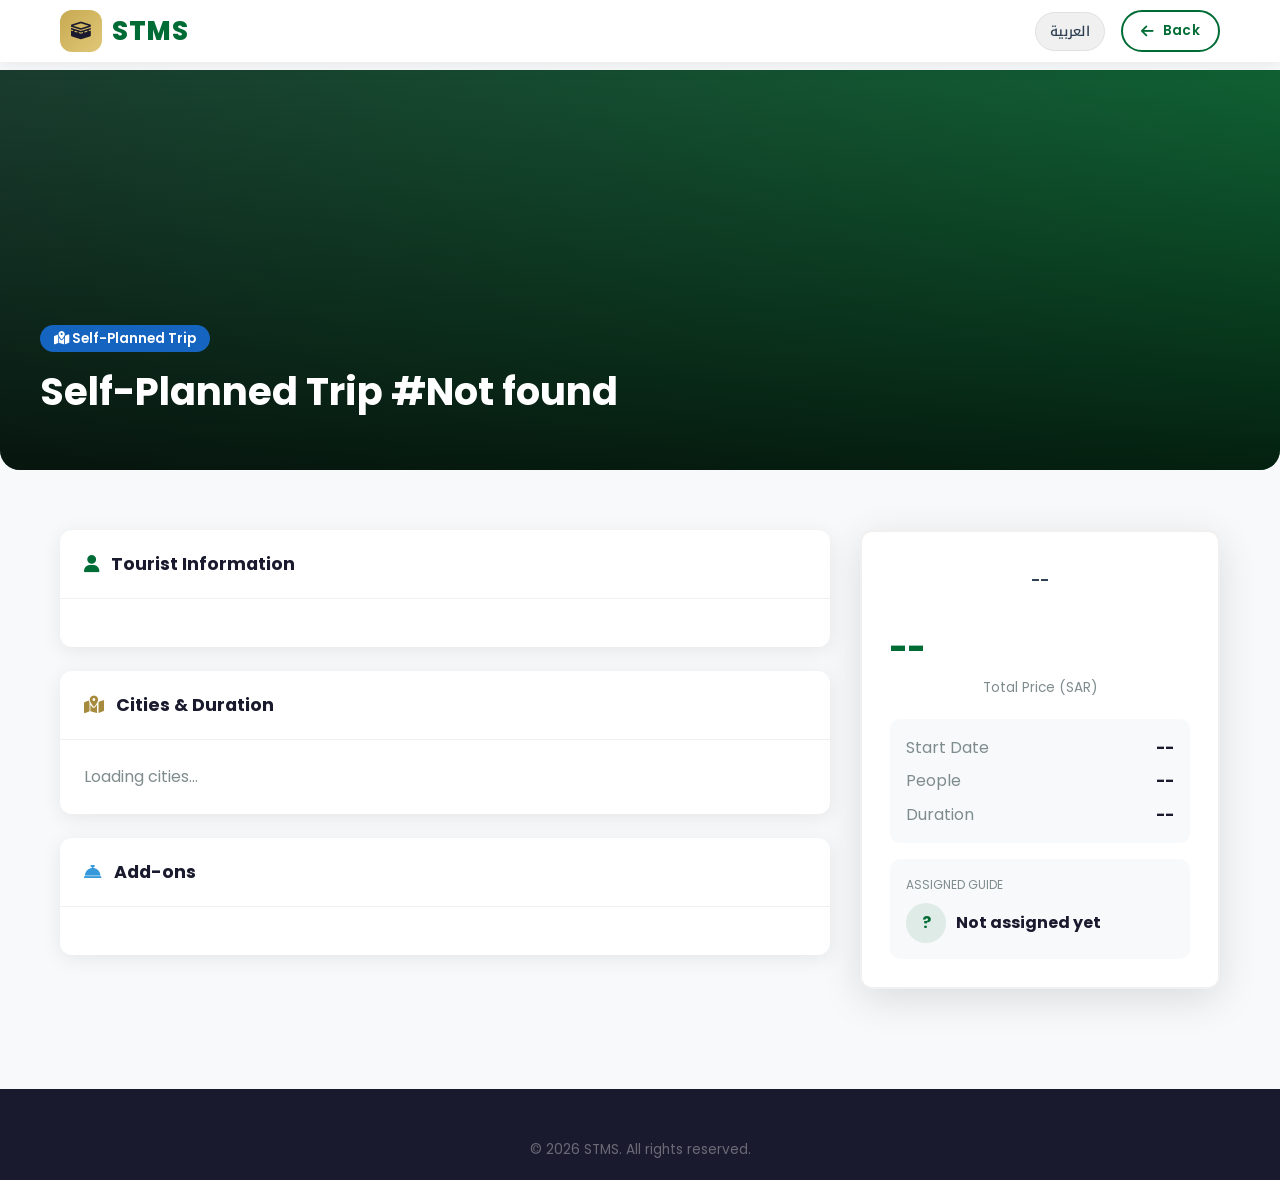
<file: booking-details.html>
<!DOCTYPE html>
<html lang="en">
<head>
    <meta charset="UTF-8">
    <meta name="viewport" content="width=device-width, initial-scale=1.0">
    <title>Booking Details - STMS</title>
    <link rel="stylesheet" href="css/style.css">
    <link rel="stylesheet" href="https://cdnjs.cloudflare.com/ajax/libs/font-awesome/6.5.0/css/all.min.css">
</head>
<body>

<!-- Navbar -->
<nav class="navbar scrolled">
    <div class="container">
        <a href="index.html" class="nav-logo" style="color:var(--primary);">
            <div class="logo-icon"><i class="fas fa-kaaba"></i></div>
            STMS
        </a>
        <div class="nav-right">
            <button class="lang-switch" onclick="toggleLang()">العربية</button>
            <a href="javascript:history.back()" class="btn btn-outline-primary btn-sm">
                <i class="fas fa-arrow-left"></i> Back
            </a>
        </div>
    </div>
</nav>

<!-- Hero -->
<div class="trip-hero" style="margin-top:70px;background:linear-gradient(135deg,#1a3c2e 0%,#0d6c35 100%);">
    <div class="trip-hero-overlay">
        <div class="trip-hero-text">
            <div style="margin-bottom:10px;">
                <span style="background:#1565c0;color:white;padding:4px 14px;border-radius:20px;font-size:0.85rem;font-weight:600;">
                    <i class="fas fa-map-marked-alt"></i> Self-Planned Trip
                </span>
            </div>
            <h1>Self-Planned Trip #<span id="bookingIdTitle">--</span></h1>
            <div class="trip-hero-meta" id="bookingHeroMeta"></div>
        </div>
    </div>
</div>

<!-- Content -->
<div class="container" style="padding-top:30px;padding-bottom:40px;">
    <div class="trip-detail-grid">
        <!-- Left Column -->
        <div>
            <!-- Tourist Info -->
            <div class="card mb-3">
                <div class="card-header">
                    <h3><i class="fas fa-user" style="color:var(--primary);margin-right:8px;"></i> Tourist Information</h3>
                </div>
                <div class="card-body">
                    <div style="display:grid;grid-template-columns:1fr 1fr;gap:16px;" id="touristInfoGrid"></div>
                </div>
            </div>

            <!-- Cities -->
            <div class="card mb-3">
                <div class="card-header">
                    <h3><i class="fas fa-map-marked-alt" style="color:var(--gold-dark);margin-right:8px;"></i> Cities & Duration</h3>
                </div>
                <div class="card-body" id="bookingCitiesContainer">
                    <p style="color:var(--text-light);">Loading cities...</p>
                </div>
            </div>

            <!-- Add-ons -->
            <div class="card mb-3">
                <div class="card-header">
                    <h3><i class="fas fa-concierge-bell" style="color:var(--info);margin-right:8px;"></i> Add-ons</h3>
                </div>
                <div class="card-body" id="bookingAddonsContainer"></div>
            </div>

            <!-- Notes -->
            <div class="card mb-3" id="bookingNotesCard" style="display:none;">
                <div class="card-header">
                    <h3><i class="fas fa-sticky-note" style="color:var(--gold);margin-right:8px;"></i> Special Notes</h3>
                </div>
                <div class="card-body">
                    <p id="bookingNotes" style="color:var(--text);line-height:1.8;"></p>
                </div>
            </div>
        </div>

        <!-- Right Column -->
        <div>
            <div class="booking-widget">
                <!-- Status -->
                <div style="text-align:center;margin-bottom:20px;">
                    <span class="status-badge" id="bookingStatus" style="font-size:1rem;padding:8px 20px;">--</span>
                </div>

                <div class="booking-price" id="bookingTotal">--</div>
                <p style="color:var(--text-light);font-size:0.85rem;margin-bottom:20px;text-align:center;">Total Price (SAR)</p>

                <div style="background:var(--gray-50);border-radius:10px;padding:16px;margin-bottom:16px;">
                    <div style="display:flex;justify-content:space-between;margin-bottom:8px;">
                        <span style="color:var(--text-light);">Start Date</span>
                        <strong id="bookingDate" style="color:var(--dark);">--</strong>
                    </div>
                    <div style="display:flex;justify-content:space-between;margin-bottom:8px;">
                        <span style="color:var(--text-light);">People</span>
                        <strong id="bookingPeople" style="color:var(--dark);">--</strong>
                    </div>
                    <div style="display:flex;justify-content:space-between;">
                        <span style="color:var(--text-light);">Duration</span>
                        <strong id="bookingDuration" style="color:var(--dark);">--</strong>
                    </div>
                </div>

                <!-- Guide -->
                <div style="background:var(--gray-50);border-radius:10px;padding:16px;" id="guideBox">
                    <div style="font-size:0.75rem;color:var(--text-light);text-transform:uppercase;margin-bottom:8px;">Assigned Guide</div>
                    <div style="display:flex;align-items:center;gap:10px;">
                        <div style="width:40px;height:40px;border-radius:50%;background:rgba(0,108,53,0.1);color:var(--primary);display:flex;align-items:center;justify-content:center;font-weight:700;" id="guideAvatar">?</div>
                        <div>
                            <strong id="guideName" style="color:var(--dark);">Not assigned yet</strong>
                            <p id="guideEmail" style="color:var(--text-light);font-size:0.8rem;margin:0;"></p>
                        </div>
                    </div>
                </div>
            </div>
        </div>
    </div>
</div>

<!-- Footer -->
<footer class="footer">
    <div class="container">
        <div class="footer-bottom" style="border:none;padding:0;">
            <span>&copy; 2026 STMS. All rights reserved.</span>
        </div>
    </div>
</footer>

<script src="js/app.js"></script>
<script>
    const urlParams = new URLSearchParams(window.location.search);
    const bookingId = urlParams.get('id');

    if (!bookingId) {
        document.getElementById('bookingIdTitle').textContent = 'Not found';
    } else {
        loadBookingDetails();
    }

    function loadBookingDetails() {
        fetch(`php/bookings.php?action=get_booking&id=${bookingId}`, { credentials: 'include' })
            .then(r => r.json())
            .then(data => {
                if (data.success && data.booking) {
                    renderBooking(data.booking);
                } else {
                    document.getElementById('bookingIdTitle').textContent = 'Not found';
                }
            })
            .catch(() => {
                document.getElementById('bookingIdTitle').textContent = 'Error';
            });
    }

    function renderBooking(b) {
        document.title = 'Booking #' + b.id + ' - STMS';
        document.getElementById('bookingIdTitle').textContent = b.id;

        const cities = (b.cities || []).map(c => c.city_name).join(', ') || '-';
        document.getElementById('bookingHeroMeta').innerHTML = `
            <span><i class="fas fa-map-marker-alt"></i> ${cities}</span>
            <span><i class="fas fa-calendar"></i> ${formatDate(b.start_date || b.created_at)}</span>
            <span><i class="fas fa-users"></i> ${b.num_people} person(s)</span>
        `;

        // Status
        const statusEl = document.getElementById('bookingStatus');
        const statusMap = { accepted: 'مقبول / Accepted', pending: 'معلق / Pending', rejected: 'مرفوض / Rejected', cancelled: 'ملغي / Cancelled' };
        statusEl.textContent = statusMap[b.status] || b.status;
        statusEl.className = 'status-badge ' + b.status;

        // Tourist info
        document.getElementById('touristInfoGrid').innerHTML = `
            <div><div style="font-size:0.75rem;color:var(--text-light);margin-bottom:4px;">Name</div><strong>${b.tourist_name || '-'}</strong></div>
            <div><div style="font-size:0.75rem;color:var(--text-light);margin-bottom:4px;">Email</div><strong style="font-size:0.9rem;">${b.tourist_email || '-'}</strong></div>
            <div><div style="font-size:0.75rem;color:var(--text-light);margin-bottom:4px;">Phone</div><strong>${b.tourist_phone || '-'}</strong></div>
            <div><div style="font-size:0.75rem;color:var(--text-light);margin-bottom:4px;">Booking ID</div><strong>#${b.id}</strong></div>
        `;

        // Cities
        if (b.cities && b.cities.length) {
            document.getElementById('bookingCitiesContainer').innerHTML = b.cities.map(c => `
                <div style="display:flex;align-items:center;gap:12px;padding:10px 0;border-bottom:1px solid var(--gray-100);">
                    <div style="background:var(--primary);color:white;border-radius:50%;width:36px;height:36px;display:flex;align-items:center;justify-content:center;font-weight:700;flex-shrink:0;">
                        <i class="fas fa-map-pin" style="font-size:0.8rem;"></i>
                    </div>
                    <div>
                        <strong style="color:var(--dark);">${c.city_name}</strong>
                        <span style="color:var(--text-light);font-size:0.85rem;margin-right:8px;"> — ${c.days_in_city} day${c.days_in_city > 1 ? 's' : ''}</span>
                    </div>
                </div>
            `).join('');
        } else {
            document.getElementById('bookingCitiesContainer').innerHTML = '<p style="color:var(--text-light);">No cities data</p>';
        }

        // Add-ons
        const addons = [];
        if (parseInt(b.include_accommodation)) addons.push({ icon: 'fa-bed', label: 'Accommodation / إقامة' });
        if (parseInt(b.include_breakfast)) addons.push({ icon: 'fa-coffee', label: 'Breakfast / فطور' });
        if (parseInt(b.include_lunch)) addons.push({ icon: 'fa-utensils', label: 'Lunch / غداء' });
        if (parseInt(b.include_dinner)) addons.push({ icon: 'fa-moon', label: 'Dinner / عشاء' });

        document.getElementById('bookingAddonsContainer').innerHTML = addons.length
            ? addons.map(a => `<div style="display:flex;align-items:center;gap:10px;padding:8px 0;">
                <i class="fas ${a.icon}" style="color:var(--primary);width:20px;"></i>
                <span>${a.label}</span>
              </div>`).join('')
            : '<p style="color:var(--text-light);">No add-ons selected</p>';

        // Notes
        if (b.notes) {
            document.getElementById('bookingNotesCard').style.display = 'block';
            document.getElementById('bookingNotes').textContent = b.notes;
        }

        // Right column
        document.getElementById('bookingTotal').innerHTML = `${Number(b.total_price || 0).toFixed(0)} <span>SAR</span>`;
        document.getElementById('bookingDate').textContent = formatDate(b.start_date || b.created_at);
        document.getElementById('bookingPeople').textContent = b.num_people + ' person(s)';
        document.getElementById('bookingDuration').textContent = b.duration_days ? b.duration_days + ' days' : '-';

        // Guide
        if (b.guide_name) {
            document.getElementById('guideName').textContent = b.guide_name;
            document.getElementById('guideAvatar').textContent = b.guide_name.charAt(0);
            document.getElementById('guideEmail').textContent = b.guide_email || '';
        }
    }
</script>
</body>
</html>
</file>
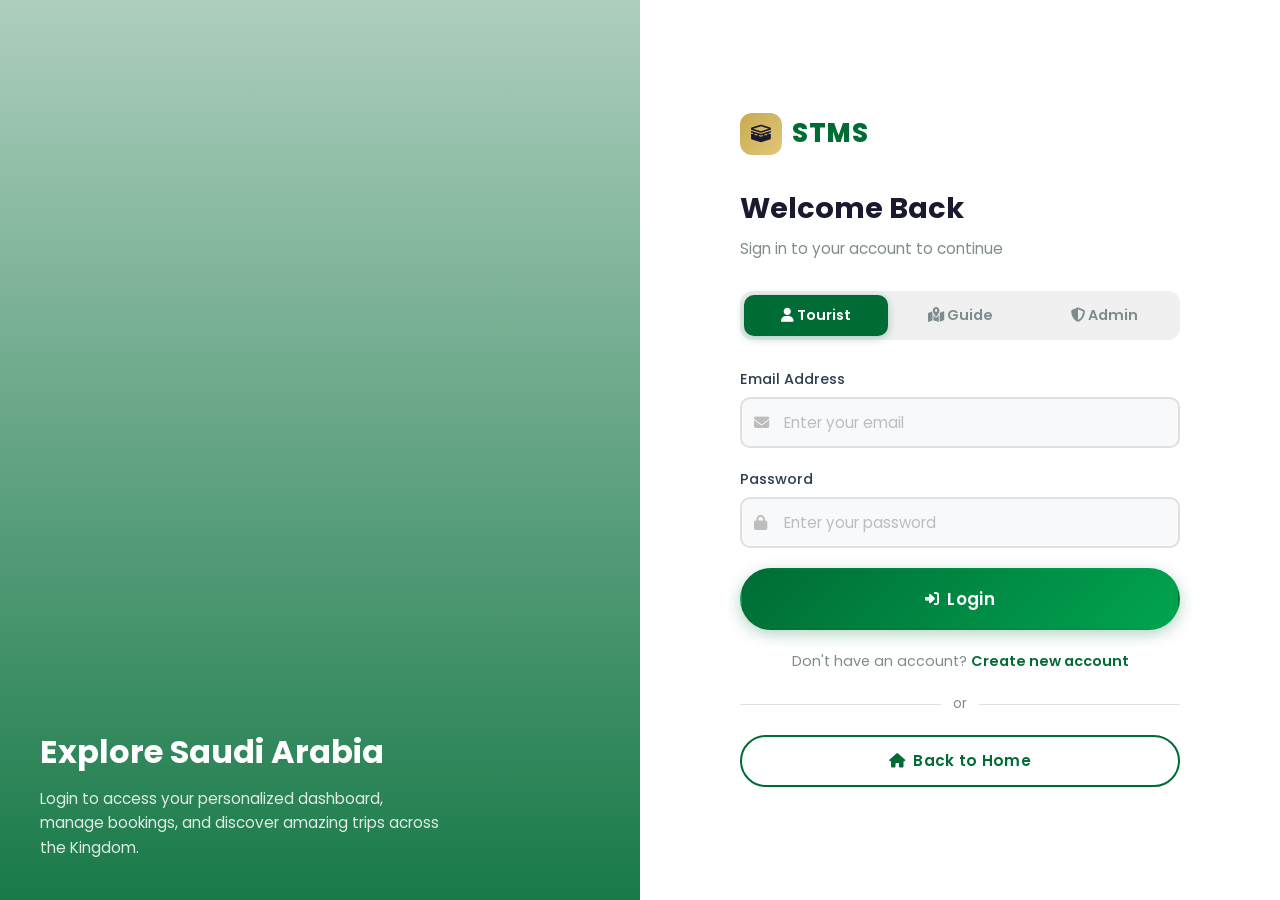
<file: guide-dashboard.html>
<!DOCTYPE html>
<html lang="en">
<head>
    <meta charset="UTF-8">
    <meta name="viewport" content="width=device-width, initial-scale=1.0">
    <title>Guide Dashboard - STMS</title>
    <link rel="stylesheet" href="css/style.css">
    <link rel="stylesheet" href="https://cdnjs.cloudflare.com/ajax/libs/font-awesome/6.5.0/css/all.min.css">
</head>
<body>

<div class="dashboard">
    <!-- Sidebar -->
    <aside class="sidebar" id="sidebar">
        <a href="index.html" class="sidebar-logo">
            <div class="logo-icon"><i class="fas fa-kaaba"></i></div>
            STMS
        </a>
        <button class="lang-switch" onclick="toggleLang()" style="margin:0 16px 10px;">العربية</button>
        <div class="sidebar-menu">
            <div class="sidebar-label" data-i18n="gd_panel">Guide Panel</div>
            <a href="#" class="sidebar-link active" data-section="myTrips" onclick="showSection('myTrips'); return false;">
                <i class="fas fa-map"></i> <span data-i18n="gd_my_trips">My Trips</span>
            </a>
            <a href="#" class="sidebar-link" data-section="bookings" onclick="showSection('bookings'); return false;">
                <i class="fas fa-ticket-alt"></i> <span data-i18n="gd_bookings">Bookings</span>
                <span class="badge" id="pendingBadge" style="display:none;">0</span>
            </a>
            <a href="#" class="sidebar-link" data-section="addTrip" onclick="showSection('addTrip'); return false;">
                <i class="fas fa-plus-circle"></i> <span data-i18n="gd_add_trip">Add New Trip</span>
            </a>
            <div class="sidebar-label" data-i18n="gd_packages_label">Packages</div>
            <a href="#" class="sidebar-link" data-section="myPackages" onclick="showSection('myPackages'); return false;">
                <i class="fas fa-suitcase-rolling"></i> <span data-i18n="gd_my_packages">My Packages</span>
            </a>
            <a href="#" class="sidebar-link" data-section="addPackage" onclick="showSection('addPackage'); return false;">
                <i class="fas fa-box"></i> <span data-i18n="gd_create_pkg_nav">Create Package</span>
            </a>
            <div class="sidebar-label" data-i18n="gd_account">Account</div>
            <a href="profile.html" class="sidebar-link">
                <i class="fas fa-user-circle"></i> <span data-i18n="gd_profile">Profile</span>
            </a>
            <a href="#" class="sidebar-link" data-section="reviews" onclick="showSection('reviews'); return false;">
                <i class="fas fa-star"></i> <span data-i18n="gd_reviews">Client Reviews</span>
            </a>
            <div class="sidebar-label" data-i18n="gd_quick_links">Quick Links</div>
            <a href="index.html" class="sidebar-link">
                <i class="fas fa-home"></i> <span data-i18n="gd_home">Home</span>
            </a>
            <a href="#" class="sidebar-link" onclick="handleLogout(); return false;">
                <i class="fas fa-sign-out-alt"></i> <span data-i18n="gd_logout">Logout</span>
            </a>
        </div>
    </aside>

    <!-- Main Content -->
    <div class="main-content">
        <div class="page-header">
            <div>
                <button class="mobile-toggle" onclick="toggleSidebar()" style="display:none; margin-bottom:10px;">
                    <i class="fas fa-bars" style="color:var(--dark);"></i>
                </button>
                <h1 id="pageTitle">My Trips</h1>
                <p id="pageSubtitle">Manage your trips and bookings</p>
            </div>
            <div>
                <span style="color:var(--text-light); font-size:0.9rem;">Welcome, </span>
                <strong id="guideName" style="color:var(--dark);">Guide</strong>
            </div>
        </div>

        <!-- My Trips Section -->
        <div id="myTripsSection">
            <div style="display:flex; justify-content:flex-end; margin-bottom:20px;">
                <button class="btn btn-primary" onclick="showSection('addTrip')">
                    <i class="fas fa-plus"></i> <span data-i18n="gd_add_trip">Add New Trip</span>
                </button>
            </div>
            <div class="card">
                <div class="table-wrap">
                    <table>
                        <thead>
                            <tr>
                                <th data-i18n="gd_trip_title">Trip Title</th>
                                <th data-i18n="gd_location">Location</th>
                                <th data-i18n="gd_date">Date</th>
                                <th data-i18n="gd_price">Price</th>
                                <th data-i18n="gd_status">Status</th>
                                <th data-i18n="gd_bookings_col">Bookings</th>
                            </tr>
                        </thead>
                        <tbody id="tripsTableBody">
                            <tr>
                                <td colspan="7" style="text-align:center; padding:40px;">
                                    <i class="fas fa-spinner fa-spin" style="font-size:1.5rem; color:var(--primary);"></i>
                                    <p style="margin-top:8px; color:var(--text-light);">Loading trips...</p>
                                </td>
                            </tr>
                        </tbody>
                    </table>
                </div>
            </div>
        </div>

        <!-- Bookings Section -->
        <div id="bookingsSection" style="display:none;">
            <div class="card">
                <div class="card-header">
                    <h3 data-i18n="gd_trip_bookings">Trip Bookings</h3>
                    <select class="form-control" id="bookingTripFilter" onchange="loadTripBookings(this.value)" style="width:auto;">
                        <option value="" data-i18n="gd_select_trip">Select a trip</option>
                    </select>
                </div>
                <div class="table-wrap">
                    <table>
                        <thead>
                            <tr>
                                <th data-i18n="gd_tourist">Tourist</th>
                                <th data-i18n="gd_email">Email</th>
                                <th data-i18n="gd_phone">Phone</th>
                                <th data-i18n="gd_people">People</th>
                                <th data-i18n="gd_addons">Add-ons</th>
                                <th data-i18n="gd_city">City</th>
                                <th data-i18n="gd_status">Status</th>
                                <th data-i18n="gd_date">Date</th>
                            </tr>
                        </thead>
                        <tbody id="bookingsTableBody">
                            <tr>
                                <td colspan="8" style="text-align:center; padding:40px; color:var(--text-light);">
                                    <span data-i18n="gd_select_above">Select a trip above to view its bookings</span>
                                </td>
                            </tr>
                        </tbody>
                    </table>
                </div>
            </div>

            <!-- Package Bookings -->
            <div class="card" style="margin-top:20px;" id="pkgBookingsCard">
                <div class="card-header">
                    <h3><i class="fas fa-suitcase-rolling" style="color:var(--gold-dark); margin-right:8px;"></i> <span data-i18n="gd_pkg_bookings">Package Bookings</span></h3>
                </div>
                <div class="table-wrap">
                    <table>
                        <thead>
                            <tr>
                                <th data-i18n="gd_tourist">Tourist</th>
                                <th data-i18n="gd_email">Email</th>
                                <th data-i18n="gd_phone">Phone</th>
                                <th data-i18n="gd_people">People</th>
                                <th data-i18n="gd_addons">Add-ons</th>
                                <th data-i18n="gd_city">City</th>
                                <th data-i18n="gd_status">Status</th>
                                <th data-i18n="gd_date">Date</th>
                            </tr>
                        </thead>
                        <tbody id="pkgBookingsTableBody">
                            <tr><td colspan="8" style="text-align:center; padding:20px; color:var(--text-light);" data-i18n="err_loading_packages">Loading package bookings...</td></tr>
                        </tbody>
                    </table>
                </div>
            </div>

            <!-- Self-Planned Bookings (assigned to this guide) -->
            <div class="card" style="margin-top:20px;" id="spBookingsCard">
                <div class="card-header">
                    <h3><i class="fas fa-map-marked-alt" style="color:var(--primary); margin-right:8px;"></i> <span data-i18n="gd_sp_bookings">Self-Planned Bookings (Assigned to Me)</span></h3>
                </div>
                <div class="table-wrap">
                    <table>
                        <thead>
                            <tr>
                                <th data-i18n="gd_tourist">Tourist</th>
                                <th data-i18n="gd_email">Email</th>
                                <th data-i18n="gd_phone">Phone</th>
                                <th data-i18n="gd_people">People</th>
                                <th data-i18n="gd_addons">Add-ons</th>
                                <th data-i18n="gd_city">City</th>
                                <th data-i18n="gd_status">Status</th>
                                <th data-i18n="gd_date">Date</th>
                            </tr>
                        </thead>
                        <tbody id="spBookingsTableBody">
                            <tr><td colspan="8" style="text-align:center; padding:20px; color:var(--text-light);"><i class="fas fa-spinner fa-spin"></i></td></tr>
                        </tbody>
                    </table>
                </div>
            </div>
        </div>

        <!-- Add/Edit Trip Section -->
        <div id="addTripSection" style="display:none;">
            <div class="card">
                <div class="card-header">
                    <h3 id="tripFormTitle" data-i18n="gd_create_trip">Create New Trip</h3>
                </div>
                <div class="card-body">
                    <form id="tripForm" onsubmit="handleTripSubmit(event)">
                        <input type="hidden" id="editTripId" value="">

                        <div class="form-group">
                            <label data-i18n="gd_title_label">Trip Title</label>
                            <input type="text" class="form-control" id="tf_title" required placeholder="e.g., Desert Safari Adventure">
                        </div>

                        <div class="form-group">
                            <label data-i18n="gd_description">Description</label>
                            <textarea class="form-control" id="tf_description" rows="4" required placeholder="Describe the trip experience..."></textarea>
                        </div>

                        <div class="form-row">
                            <div class="form-group">
                                <label data-i18n="gd_city">City</label>
                                <select class="form-control" id="tf_city" required>
                                    <option value="" data-i18n="select_city">Select City</option>
                                    <option value="Riyadh">Riyadh</option>
                                    <option value="Jeddah">Jeddah</option>
                                    <option value="Makkah">Makkah</option>
                                    <option value="Madinah">Madinah</option>
                                    <option value="Dammam">Dammam</option>
                                    <option value="Abha">Abha</option>
                                    <option value="Tabuk">Tabuk</option>
                                    <option value="AlUla">AlUla</option>
                                    <option value="Taif">Taif</option>
                                </select>
                            </div>
                            <div class="form-group">
                                <label data-i18n="gd_region">Region</label>
                                <select class="form-control" id="tf_region">
                                    <option value="" data-i18n="select_region">Select Region</option>
                                    <option value="Central">Central</option>
                                    <option value="Western">Western</option>
                                    <option value="Eastern">Eastern</option>
                                    <option value="Southern">Southern</option>
                                    <option value="Northern">Northern</option>
                                </select>
                            </div>
                        </div>

                        <div class="form-group">
                            <label data-i18n="gd_cover_image">Cover Image URL</label>
                            <input type="url" class="form-control" id="tf_image" placeholder="https://images.unsplash.com/...">
                        </div>

                        <div class="form-row">
                            <div class="form-group">
                                <label data-i18n="gd_price_label">Price (SAR)</label>
                                <input type="number" class="form-control" id="tf_price" required min="0" step="0.01" placeholder="450">
                            </div>
                            <div class="form-group">
                                <label data-i18n="gd_max_tourists">Max Tourists</label>
                                <input type="number" class="form-control" id="tf_max" required min="1" value="10">
                            </div>
                        </div>

                        <div class="form-row">
                            <div class="form-group">
                                <label data-i18n="gd_start_date">Start Date</label>
                                <input type="date" class="form-control" id="tf_start" required min="2026-01-01" max="2099-12-31" oninput="limitDateYear(this); autoCalcDuration();">
                            </div>
                            <div class="form-group">
                                <label data-i18n="gd_end_date">End Date</label>
                                <input type="date" class="form-control" id="tf_end" required min="2020-01-01" max="2099-12-31" oninput="limitDateYear(this); autoCalcDuration();">
                            </div>
                        </div>

                        <div class="form-group">
                            <label data-i18n="gd_duration_label">Duration <span style="color:var(--text-light);font-size:0.78rem;">(calculated automatically)</span></label>
                            <input type="text" class="form-control" id="tf_duration" placeholder="e.g., 3 Days" readonly style="background:var(--gray-50);cursor:not-allowed;">
                        </div>

                        <!-- Itinerary Builder -->
                        <div class="form-group">
                            <label data-i18n="gd_itinerary">Itinerary</label>
                            <div id="itineraryBuilder">
                                <div class="itinerary-row" style="background:var(--gray-50); border-radius:10px; padding:16px; margin-bottom:10px;">
                                    <div class="form-row">
                                        <div class="form-group" style="margin-bottom:8px;">
                                            <input type="text" class="form-control" placeholder="Day 1 Title" data-field="title">
                                        </div>
                                        <div class="form-group" style="margin-bottom:8px;">
                                            <input type="text" class="form-control" placeholder="Day 1 Description" data-field="desc">
                                        </div>
                                    </div>
                                </div>
                            </div>
                            <button type="button" class="btn btn-outline-primary btn-sm" onclick="addItineraryDay()">
                                <i class="fas fa-plus"></i> <span data-i18n="gd_add_day">Add Day</span>
                            </button>
                        </div>

                        <div id="editStatusGroup" style="display:none;" class="form-group">
                            <label data-i18n="gd_status">Status</label>
                            <select class="form-control" id="tf_status">
                                <option value="open">Open</option>
                                <option value="fully_booked">Fully Booked</option>
                                <option value="completed">Completed</option>
                                <option value="cancelled">Cancelled</option>
                            </select>
                        </div>

                        <div class="form-error" id="tripFormError" style="text-align:center; margin-bottom:16px;"></div>

                        <div style="display:flex; gap:12px;">
                            <button type="submit" class="btn btn-primary btn-lg" id="tripSubmitBtn">
                                <i class="fas fa-save"></i> <span data-i18n="gd_save_create">Create Trip</span>
                            </button>
                            <button type="button" class="btn btn-outline-primary btn-lg" onclick="showSection('myTrips')">
                                <span data-i18n="gd_cancel">Cancel</span>
                            </button>
                        </div>
                    </form>
                </div>
            </div>
        </div>

        <!-- Reviews Section -->
        <div id="reviewsSection" style="display:none;">
            <div id="guideReviewsList"></div>
        </div>

        <!-- My Packages Section -->
        <div id="myPackagesSection" style="display:none;">
            <div style="display:flex; justify-content:flex-end; margin-bottom:20px;">
                <button class="btn btn-primary" onclick="showSection('addPackage')" data-i18n-html="gd_add_pkg_btn">
                    <i class="fas fa-plus"></i> Create New Package
                </button>
            </div>
            <div class="card">
                <div class="table-wrap">
                    <table>
                        <thead>
                            <tr>
                                <th data-i18n="ad_col_title">Package Title</th>
                                <th data-i18n="gd_city">Cities</th>
                                <th data-i18n="gd_duration_label">Duration</th>
                                <th data-i18n="gd_price_label">Price (SAR)</th>
                                <th data-i18n="gd_status">Status</th>
                                <th data-i18n="gd_bookings_col">Bookings</th>
                            </tr>
                        </thead>
                        <tbody id="packagesTableBody">
                            <tr><td colspan="7" style="text-align:center; padding:40px; color:var(--text-light);">'+t('err_loading_packages')+'</td></tr>
                        </tbody>
                    </table>
                </div>
            </div>
        </div>

        <!-- Add/Edit Package Section -->
        <div id="addPackageSection" style="display:none;">
            <div class="card">
                <div class="card-header">
                    <h3 id="pkgFormTitle" data-i18n="gd_create_pkg">Create New Package</h3>
                </div>
                <div class="card-body">
                    <form id="packageForm" onsubmit="handlePackageSubmit(event)">
                        <input type="hidden" id="editPkgId" value="">

                        <div class="form-group">
                            <label>Package Title</label>
                            <input type="text" class="form-control" id="pf_title" required placeholder="e.g., Saudi Grand Tour: Jeddah, Riyadh & AlUla">
                        </div>

                        <div class="form-group">
                            <label>Description</label>
                            <textarea class="form-control" id="pf_description" rows="4" required placeholder="Describe the package experience..."></textarea>
                        </div>

                        <div class="form-group">
                            <label>Cover Image URL</label>
                            <input type="url" class="form-control" id="pf_cover_image" placeholder="https://images.unsplash.com/...">
                        </div>

                        <div class="form-row">
                            <div class="form-group">
                                <label data-i18n="gd_pkg_start_date">Start Date</label>
                                <input type="date" class="form-control" id="pf_start_date" required min="2026-06-13" max="2099-12-31">
                            </div>
                            <div class="form-group">
                                <label data-i18n="gd_duration_label">Total Duration (Days) <span style="color:var(--text-light);font-size:0.8rem;" data-i18n="gd_max_10">Max 10</span></label>
                                <input type="number" class="form-control" id="pf_duration" required min="1" max="10" value="10" onchange="updatePkgDurationInfo()">
                            </div>
                            <div class="form-group">
                                <label data-i18n="gd_price_label">Base Price (SAR)</label>
                                <input type="number" class="form-control" id="pf_base_price" required min="0" step="0.01" placeholder="4500">
                            </div>
                            <div class="form-group">
                                <label data-i18n="gd_max_tourists">Max Tourists</label>
                                <input type="number" class="form-control" id="pf_max_tourists" required min="1" value="10">
                            </div>
                        </div>

                        <div style="background:rgba(0,108,53,0.05); border-radius:10px; padding:12px 16px; margin-bottom:20px;">
                            <small style="color:var(--primary);"><i class="fas fa-info-circle"></i> Transportation is included by default in all packages. Duration is fixed and cannot be extended by tourists.</small>
                        </div>

                        <!-- Cities Builder -->
                        <div class="form-group">
                            <label>Cities Included <span style="color:var(--text-light);font-size:0.8rem;">(Total days must equal duration)</span></label>
                            <div id="pkgCitiesBuilder"></div>
                            <div style="display:flex; gap:10px; align-items:center; margin-top:8px;">
                                <button type="button" class="btn btn-outline-primary btn-sm" onclick="addPkgCity()">
                                    <i class="fas fa-plus"></i> Add City
                                </button>
                                <span style="color:var(--text-light); font-size:0.85rem;">Days used: <strong id="pkgDaysUsed">0</strong> / <strong id="pkgDaysTotal">10</strong></span>
                            </div>
                        </div>

                        <!-- Package Itinerary Builder -->
                        <div class="form-group">
                            <label>Day-by-Day Itinerary</label>
                            <div id="pkgItineraryBuilder"></div>
                            <button type="button" class="btn btn-outline-primary btn-sm" onclick="addPkgItineraryDay()">
                                <i class="fas fa-plus"></i> Add Day
                            </button>
                        </div>

                        <!-- Additional Images -->
                        <div class="form-group">
                            <label>Gallery Images <span style="color:var(--text-light);font-size:0.8rem;">(Optional, one URL per line)</span></label>
                            <textarea class="form-control" id="pf_images" rows="3" placeholder="https://images.unsplash.com/photo1...&#10;https://images.unsplash.com/photo2..."></textarea>
                        </div>

                        <div id="editPkgStatusGroup" style="display:none;" class="form-group">
                            <label>Status</label>
                            <select class="form-control" id="pf_status">
                                <option value="active">Active</option>
                                <option value="inactive">Inactive</option>
                            </select>
                        </div>

                        <div class="form-error" id="pkgFormError" style="text-align:center; margin-bottom:16px;"></div>

                        <div style="display:flex; gap:12px;">
                            <button type="submit" class="btn btn-primary btn-lg" id="pkgSubmitBtn">
                                <i class="fas fa-save"></i> Create Package
                            </button>
                            <button type="button" class="btn btn-outline-primary btn-lg" onclick="showSection('myPackages')">
                                Cancel
                            </button>
                        </div>
                    </form>
                </div>
            </div>
        </div>
    </div>
</div>

<!-- Delete Confirmation Modal -->
<div class="modal-overlay" id="deleteModal">
    <div class="modal">
        <div class="modal-header">
            <h3 data-i18n="gd_confirm_delete">Confirm Deletion</h3>
            <button class="modal-close" onclick="closeModal('deleteModal')">&times;</button>
        </div>
        <div class="modal-body">
            <p data-i18n="gd_delete_msg">Are you sure you want to delete this trip? This action cannot be undone.</p>
        </div>
        <div class="modal-footer">
            <button class="btn btn-outline-primary btn-sm" onclick="closeModal('deleteModal')" data-i18n="gd_cancel">Cancel</button>
            <button class="btn btn-danger btn-sm" id="confirmDeleteBtn" data-i18n="gd_delete">Delete Trip</button>
        </div>
    </div>
</div>

<script src="js/app.js"></script>
<script>
    // ===== Arabic translations override for guide dashboard =====
    document.addEventListener('DOMContentLoaded', function() {
        if (typeof addTranslations === 'function') {
            addTranslations({
                gd_packages_label: { ar: 'الباقات', en: 'Packages' },
                gd_my_packages:    { ar: 'باقاتي', en: 'My Packages' },
                gd_create_pkg_nav: { ar: 'إنشاء باقة', en: 'Create Package' },
                gd_pkg_bookings:   { ar: 'حجوزات الباقات', en: 'Package Bookings' },
                gd_sp_bookings:    { ar: 'حجوزات ذاتية التخطيط (المُعيَّنة لي)', en: 'Self-Planned Bookings (Assigned to Me)' },
                gd_no_sp_bookings: { ar: 'لا توجد حجوزات ذاتية التخطيط مُعيَّنة لك', en: 'No self-planned bookings assigned to you yet' },
                gd_manage_packages: { ar: 'إدارة باقاتك السياحية', en: 'Manage your travel packages' },
                gd_create_pkg_sub: { ar: 'بناء باقة سفر متعددة المدن', en: 'Build a multi-city travel package' },
                gd_pkg_start_date: { ar: 'تاريخ البداية', en: 'Start Date' },
                gd_max_10:         { ar: 'الحد الأقصى 10', en: 'Max 10' },
                gd_addons:         { ar: 'الإضافات', en: 'Add-ons' },
                gd_phone:          { ar: 'الهاتف', en: 'Phone' },
                gd_tourist:        { ar: 'السائح', en: 'Tourist' },
                gd_email:          { ar: 'البريد', en: 'Email' },
                gd_people:         { ar: 'الأشخاص', en: 'People' },
                gd_city:           { ar: 'المدينة', en: 'City' },
                gd_status:         { ar: 'الحالة', en: 'Status' },
                gd_date:           { ar: 'التاريخ', en: 'Date' },
                gd_actions:        { ar: 'الإجراءات', en: 'Actions' },
            });
        } else {
            // Fallback: patch translations object directly if available
            if (typeof translations !== 'undefined') {
                const extra = {
                    gd_packages_label: 'الباقات',
                    gd_my_packages: 'باقاتي',
                    gd_create_pkg_nav: 'إنشاء باقة',
                    gd_pkg_bookings: 'حجوزات الباقات',
                    gd_sp_bookings: 'حجوزات ذاتية التخطيط (المُعيَّنة لي)',
                    gd_no_sp_bookings: 'لا توجد حجوزات ذاتية التخطيط مُعيَّنة لك',
                    gd_manage_packages: 'إدارة باقاتك السياحية',
                    gd_create_pkg_sub: 'بناء باقة سفر متعددة المدن',
                    gd_pkg_start_date: 'تاريخ البداية',
                    gd_max_10: 'الحد الأقصى 10',
                };
                Object.assign(translations, extra);
            }
        }
    });
    let guideTrips = [];

    // Check auth
    checkAuth().then(user => {
        if (!user || user.role !== 'guide') {
            window.location.href = 'login.html';
            return;
        }
        document.getElementById('guideName').textContent = user.full_name;
        loadGuideTrips();

        // keydown protection for date fields
        setTimeout(function() {
            // Set min date to today for trip date inputs
            const todayStr = new Date().toISOString().split('T')[0];
            const tfStart = document.getElementById('tf_start');
            const tfEnd   = document.getElementById('tf_end');
            if (tfStart) tfStart.min = todayStr;
            if (tfEnd)   tfEnd.min   = todayStr;

            const pfStart = document.getElementById('pf_start_date');
            if (pfStart) pfStart.min = todayStr;

            ['tf_start', 'tf_end'].forEach(function(id) {
                const el = document.getElementById(id);
                if (!el) return;
                el.addEventListener('keydown', function(e) {
                    if (!this.value) return;
                    const year = this.value.split('-')[0] || '';
                    const digits = ['0','1','2','3','4','5','6','7','8','9'];
                    const sel = this.selectionStart;
                    if (year.length >= 4 && digits.includes(e.key) && sel !== null && sel <= 4) {
                        e.preventDefault();
                    }
                });
            });
        }, 500);
    });

    function limitDateYear(input) {
        if (!input.value) return;
        const parts = input.value.split('-');
        if (parts[0] && parts[0].length > 4) {
            parts[0] = parts[0].slice(0, 4);
            input.value = parts.join('-');
        }
    }

    function setPkgStartMin() {
        // لا شيء إضافي، الـ min محدد عند التحميل
    }

    function autoCalcDuration() {
        const startVal = document.getElementById('tf_start').value;
        const endVal   = document.getElementById('tf_end').value;
        const durEl    = document.getElementById('tf_duration');
        if (!startVal || !endVal) { durEl.value = ''; return; }
        const start = new Date(startVal);
        const end   = new Date(endVal);
        if (end < start) {
            durEl.value = '';
            // enforce end >= start
            document.getElementById('tf_end').min = startVal;
            return;
        }
        document.getElementById('tf_end').min = startVal;
        const diffDays = Math.round((end - start) / (1000 * 60 * 60 * 24)) + 1;
        durEl.value = diffDays === 1 ? '1 Day' : diffDays + ' Days';
    }

    function filterDate(e, input) {
        if (!input.value) return;
        const year = (input.value.split('-')[0]) || '';
        const digits = ['0','1','2','3','4','5','6','7','8','9'];
        const sel = input.selectionStart;
        if (year.length >= 4 && digits.includes(e.key) && sel !== null && sel <= 4) {
            e.preventDefault();
        }
    }

    function showSection(section) {
        ['myTripsSection', 'bookingsSection', 'addTripSection', 'reviewsSection', 'myPackagesSection', 'addPackageSection'].forEach(s => {
            document.getElementById(s).style.display = 'none';
        });

        document.querySelectorAll('.sidebar-link').forEach(l => l.classList.remove('active'));
        const activeLink = document.querySelector(`.sidebar-link[data-section="${section}"]`);
        if (activeLink) activeLink.classList.add('active');

        const titleKeys = {
            myTrips: ['gd_my_trips', 'gd_manage_trips'],
            bookings: ['gd_bookings', 'gd_manage_bookings'],
            addTrip: ['gd_add_trip', 'gd_create_desc'],
            reviews: ['gd_reviews', 'gd_reviews_desc'],
            myPackages: ['gd_my_packages', 'gd_manage_packages'],
            addPackage: ['gd_create_pkg', 'gd_create_pkg_sub']
        };

        const keys = titleKeys[section] || [section, ''];
        document.getElementById('pageTitle').textContent = translations[keys[0]] ? t(keys[0]) : keys[0];
        document.getElementById('pageSubtitle').textContent = translations[keys[1]] ? t(keys[1]) : keys[1];

        const sectionMap = {
            myTrips: 'myTripsSection',
            bookings: 'bookingsSection',
            addTrip: 'addTripSection',
            reviews: 'reviewsSection',
            myPackages: 'myPackagesSection',
            addPackage: 'addPackageSection'
        };
        document.getElementById(sectionMap[section]).style.display = 'block';

        if (section === 'bookings') { populateTripFilter(); loadPackageBookings(); loadSelfPlannedBookings(); }
        if (section === 'addTrip') resetTripForm();
        if (section === 'reviews') loadGuideReviews();
        if (section === 'myPackages') loadGuidePackages();
        if (section === 'addPackage') resetPackageForm();
    }

    function loadGuideTrips() {
        fetch('php/trips.php?action=guide_trips')
            .then(r => {
                if (!r.ok) throw new Error('Server error');
                return r.json();
            })
            .then(data => {
                if (data.success) {
                    guideTrips = data.trips || [];
                    renderGuideTrips();
                } else {
                    renderGuideTripsOffline();
                }
            })
            .catch(err => {
                console.error('Failed to load trips:', err);
                renderGuideTripsOffline();
            });
    }

    function renderGuideTrips() {
        const tbody = document.getElementById('tripsTableBody');
        if (!guideTrips.length) {
            tbody.innerHTML = '<tr><td colspan="7" style="text-align:center; padding:40px; color:var(--text-light);">No trips yet. Create your first trip!</td></tr>';
            return;
        }

        tbody.innerHTML = guideTrips.map(trip => `
            <tr>
                <td><strong style="color:var(--dark);">${trip.title}</strong></td>
                <td>${trip.location_city || ''}</td>
                <td>${formatDate(trip.start_date)}</td>
                <td>${Number(trip.price).toFixed(0)} SAR</td>
                <td><span class="status-badge ${trip.status === 'open' ? 'open' : trip.status === 'fully_booked' ? 'booked' : trip.status === 'completed' ? 'completed' : 'inactive'}">${trip.status}</span></td>
                <td>${trip.booked_count || 0} / ${trip.max_tourists}</td>
                <td>
                    <div class="action-btns">
                        <button class="action-btn" title="Edit" onclick="editTrip(${trip.id})">
                            <i class="fas fa-edit"></i>
                        </button>
                        <button class="action-btn danger" title="Delete" onclick="confirmDeleteTrip(${trip.id})">
                            <i class="fas fa-trash"></i>
                        </button>
                    </div>
                </td>
            </tr>
        `).join('');
    }

    function editTrip(id) {
        const trip = guideTrips.find(t => t.id == id);
        if (!trip) return;

        showSection('addTrip');
        document.getElementById('tripFormTitle').textContent = t('gd_edit_trip');
        document.getElementById('tripSubmitBtn').innerHTML = '<i class="fas fa-save"></i> ' + t('gd_save_update');
        document.getElementById('editTripId').value = trip.id;
        document.getElementById('editStatusGroup').style.display = 'block';

        document.getElementById('tf_title').value = trip.title;
        document.getElementById('tf_description').value = trip.description || '';
        document.getElementById('tf_city').value = trip.location_city || '';
        document.getElementById('tf_region').value = trip.location_region || '';
        document.getElementById('tf_image').value = trip.cover_image || '';
        document.getElementById('tf_price').value = trip.price;
        document.getElementById('tf_max').value = trip.max_tourists;
        document.getElementById('tf_start').value = trip.start_date;
        document.getElementById('tf_end').value = trip.end_date;
        document.getElementById('tf_duration').value = trip.duration || '';
        document.getElementById('tf_status').value = trip.status;

        // Rebuild itinerary
        const builder = document.getElementById('itineraryBuilder');
        builder.innerHTML = '';
        const itinerary = trip.itinerary || [];
        if (itinerary.length) {
            itinerary.forEach((item, i) => {
                builder.innerHTML += `
                    <div class="itinerary-row" style="background:var(--gray-50); border-radius:10px; padding:16px; margin-bottom:10px;">
                        <div class="form-row">
                            <div class="form-group" style="margin-bottom:8px;">
                                <input type="text" class="form-control" placeholder="Day ${i+1} Title" data-field="title" value="${item.title || ''}">
                            </div>
                            <div class="form-group" style="margin-bottom:8px;">
                                <input type="text" class="form-control" placeholder="Day ${i+1} Description" data-field="desc" value="${item.desc || ''}">
                            </div>
                        </div>
                    </div>
                `;
            });
        } else {
            addItineraryDay();
        }
    }

    function resetTripForm() {
        document.getElementById('tripForm').reset();
        document.getElementById('editTripId').value = '';
        document.getElementById('tripFormTitle').textContent = t('gd_create_trip');
        document.getElementById('tripSubmitBtn').innerHTML = '<i class="fas fa-save"></i> Create Trip';
        document.getElementById('editStatusGroup').style.display = 'none';
        document.getElementById('tripFormError').classList.remove('show');
        document.getElementById('itineraryBuilder').innerHTML = `
            <div class="itinerary-row" style="background:var(--gray-50); border-radius:10px; padding:16px; margin-bottom:10px;">
                <div class="form-row">
                    <div class="form-group" style="margin-bottom:8px;">
                        <input type="text" class="form-control" placeholder="Day 1 Title" data-field="title">
                    </div>
                    <div class="form-group" style="margin-bottom:8px;">
                        <input type="text" class="form-control" placeholder="Day 1 Description" data-field="desc">
                    </div>
                </div>
            </div>
        `;
    }

    function addItineraryDay() {
        const builder = document.getElementById('itineraryBuilder');
        const dayNum = builder.children.length + 1;
        const row = document.createElement('div');
        row.className = 'itinerary-row';
        row.style.cssText = 'background:var(--gray-50); border-radius:10px; padding:16px; margin-bottom:10px;';
        row.innerHTML = `
            <div class="form-row">
                <div class="form-group" style="margin-bottom:8px;">
                    <input type="text" class="form-control" placeholder="Day ${dayNum} Title" data-field="title">
                </div>
                <div class="form-group" style="margin-bottom:8px;">
                    <input type="text" class="form-control" placeholder="Day ${dayNum} Description" data-field="desc">
                </div>
            </div>
        `;
        builder.appendChild(row);
    }

    function handleTripSubmit(e) {
        e.preventDefault();
        const errorEl = document.getElementById('tripFormError');
        const btn = document.getElementById('tripSubmitBtn');
        errorEl.classList.remove('show');

        // Validate dates not in the past
        const today = new Date().toISOString().split('T')[0];
        const startVal = document.getElementById('tf_start').value;
        const endVal = document.getElementById('tf_end').value;
        if (startVal < today) {
            errorEl.textContent = currentLang === 'ar' ? 'لا يمكن تحديد تاريخ بداية في الماضي' : 'Start date cannot be in the past';
            errorEl.classList.add('show');
            return;
        }
        if (endVal < startVal) {
            errorEl.textContent = currentLang === 'ar' ? 'تاريخ الانتهاء يجب أن يكون بعد تاريخ البداية' : 'End date must be after start date';
            errorEl.classList.add('show');
            return;
        }

        // Collect itinerary
        const itinerary = [];
        document.querySelectorAll('.itinerary-row').forEach((row, i) => {
            const title = row.querySelector('[data-field="title"]').value.trim();
            const desc = row.querySelector('[data-field="desc"]').value.trim();
            if (title) itinerary.push({ day: i + 1, title, desc });
        });

        const editId = document.getElementById('editTripId').value;
        const data = {
            title: document.getElementById('tf_title').value.trim(),
            description: document.getElementById('tf_description').value.trim(),
            location_city: document.getElementById('tf_city').value,
            location_region: document.getElementById('tf_region').value,
            cover_image: document.getElementById('tf_image').value.trim(),
            price: parseFloat(document.getElementById('tf_price').value),
            max_tourists: parseInt(document.getElementById('tf_max').value),
            start_date: document.getElementById('tf_start').value,
            end_date: document.getElementById('tf_end').value,
            duration: document.getElementById('tf_duration').value.trim(),
            itinerary: itinerary
        };

        if (editId) {
            data.id = parseInt(editId);
            data.status = document.getElementById('tf_status').value;
        }

        const action = editId ? 'update' : 'create';
        btn.innerHTML = '<i class="fas fa-spinner fa-spin"></i> Saving...';
        btn.disabled = true;

        fetch(`php/trips.php?action=${action}`, {
            method: 'POST',
            headers: { 'Content-Type': 'application/json' },
            body: JSON.stringify(data)
        })
        .then(r => r.json())
        .then(res => {
            if (res.success) {
                alert(res.message);
                showSection('myTrips');
                loadGuideTrips();
            } else {
                errorEl.textContent = res.message;
                errorEl.classList.add('show');
            }
            btn.innerHTML = editId ? '<i class="fas fa-save"></i> Update Trip' : '<i class="fas fa-save"></i> Create Trip';
            btn.disabled = false;
        })
        .catch(() => {
            errorEl.textContent = t('err_connection');
            errorEl.classList.add('show');
            btn.innerHTML = editId ? '<i class="fas fa-save"></i> Update Trip' : '<i class="fas fa-save"></i> Create Trip';
            btn.disabled = false;
        });
    }

    let deleteTripId = null;
    function confirmDeleteTrip(id) {
        deleteTripId = id;
        document.getElementById('deleteModal').classList.add('show');
        document.getElementById('confirmDeleteBtn').onclick = function() {
            fetch('php/trips.php?action=delete', {
                method: 'POST',
                headers: { 'Content-Type': 'application/json' },
                body: JSON.stringify({ id: deleteTripId })
            })
            .then(r => r.json())
            .then(res => {
                closeModal('deleteModal');
                if (res.success) {
                    loadGuideTrips();
                } else {
                    alert(res.message);
                }
            });
        };
    }

    function populateTripFilter() {
        const sel = document.getElementById('bookingTripFilter');
        sel.innerHTML = '<option value="">Select a trip</option>' +
            guideTrips.map(t => `<option value="${t.id}">${t.title}</option>`).join('');
    }

    function loadTripBookings(tripId) {
        if (!tripId) return;
        const tbody = document.getElementById('bookingsTableBody');
        tbody.innerHTML = '<tr><td colspan="7" style="text-align:center; padding:20px;"><i class="fas fa-spinner fa-spin"></i></td></tr>';

        const xhr = new XMLHttpRequest();
        xhr.open('GET', `php/bookings.php?action=trip_bookings&trip_id=${tripId}`, true);
        xhr.withCredentials = true;
        xhr.onreadystatechange = function() {
            if (xhr.readyState !== 4) return;
            let data;
            try { data = JSON.parse(xhr.responseText); } catch(e) { data = {success: false}; }
            if (!data.success || !data.bookings || !data.bookings.length) {
                tbody.innerHTML = '<tr><td colspan="7" style="text-align:center; padding:40px; color:var(--text-light);">No bookings for this trip</td></tr>';
                return;
            }
            tbody.innerHTML = data.bookings.map(b => `
                <tr>
                    <td><strong>${b.tourist_name}</strong></td>
                    <td>${b.tourist_email}</td>
                    <td>${b.tourist_phone || '-'}</td>
                    <td>${b.num_people}</td>
                    <td style="font-size:0.8rem; color:var(--text-light);">-</td>
                    <td>${b.location_city || b.trip_city || '-'}</td>
                    <td><span class="status-badge ${b.status}">${translateStatus(b.status)}</span></td>
                    <td>${formatDate(b.start_date || b.created_at)}</td>
                </tr>
            `).join('');
        };
        xhr.onerror = function() {
            tbody.innerHTML = '<tr><td colspan="7" style="text-align:center; padding:40px; color:var(--text-light);">Error loading bookings.</td></tr>';
        };
        xhr.send();
    }

    function translateStatus(status) {
        if (currentLang !== 'ar') return status;
        const map = { accepted: 'مقبول', pending: 'معلق', rejected: 'مرفوض', cancelled: 'ملغي' };
        return map[status] || status;
    }

    function updateBooking(bookingId, status) {
        fetch('php/bookings.php?action=update_status', {
            method: 'POST',
            headers: { 'Content-Type': 'application/json' },
            body: JSON.stringify({ booking_id: bookingId, status: status })
        })
        .then(r => r.json())
        .then(res => {
            if (res.success) {
                const tripId = document.getElementById('bookingTripFilter').value;
                loadTripBookings(tripId);
            } else {
                alert(res.message || 'Failed to update booking');
            }
        })
        .catch(err => {
            console.error('Update booking error:', err);
            alert(t('err_connection'));
        });
    }

    function loadGuideReviews() {
        fetch('php/reviews.php?action=guide_reviews')
            .then(r => r.json())
            .then(data => {
                const container = document.getElementById('guideReviewsList');
                if (!data.success || !data.reviews.length) {
                    container.innerHTML = '<div class="card" style="padding:40px; text-align:center;"><p style="color:var(--text-light);">No reviews yet.</p></div>';
                    return;
                }
                container.innerHTML = data.reviews.map(r => `
                    <div class="review-card">
                        <div class="review-header">
                            <div class="review-avatar">${(r.reviewer_name || 'U').charAt(0)}</div>
                            <div class="review-info">
                                <div class="name">${r.reviewer_name || 'Unknown'}</div>
                                <div class="date">on "${r.trip_title || ''}" - ${formatDate(r.created_at)}</div>
                            </div>
                        </div>
                        <div class="review-stars">${renderStars(r.rating)}</div>
                        <div class="review-text">${r.comment || ''}</div>
                    </div>
                `).join('');
            })
            .catch(() => {
                document.getElementById('guideReviewsList').innerHTML = '<div class="card" style="padding:40px; text-align:center;"><p style="color:var(--text-light);">Unable to load reviews.</p></div>';
            });
    }

    function renderGuideTripsOffline() {
        const tbody = document.getElementById('tripsTableBody');
        tbody.innerHTML = '<tr><td colspan="7" style="text-align:center; padding:40px; color:var(--text-light);"><i class="fas fa-exclamation-triangle" style="font-size:1.5rem; color:var(--gold-dark); margin-bottom:10px; display:block;"></i>'+t('err_load_trips')+'</td></tr>';
    }

    // ==================== PACKAGE BOOKINGS ====================
    function loadPackageBookings() {
        const tbody = document.getElementById('pkgBookingsTableBody');
        tbody.innerHTML = '<tr><td colspan="7" style="text-align:center; padding:20px;"><i class="fas fa-spinner fa-spin"></i></td></tr>';

        fetch('php/bookings.php?action=package_bookings')
            .then(r => r.json())
            .then(data => {
                if (!data.success || !data.bookings || !data.bookings.length) {
                    tbody.innerHTML = '<tr><td colspan="7" style="text-align:center; padding:30px; color:var(--text-light);">No package bookings yet</td></tr>';
                    return;
                }
                tbody.innerHTML = data.bookings.map(b => {
                    const addons = [];
                    if (parseInt(b.include_accommodation)) addons.push('<i class="fas fa-bed"></i> '+(currentLang==='ar'?'فندق':'Hotel'));
                    if (parseInt(b.include_breakfast)) addons.push('<i class="fas fa-coffee"></i> '+(currentLang==='ar'?'فطور':'Bkf'));
                    if (parseInt(b.include_lunch)) addons.push('<i class="fas fa-utensils"></i> '+(currentLang==='ar'?'غداء':'Lunch'));
                    if (parseInt(b.include_dinner)) addons.push('<i class="fas fa-moon"></i> '+(currentLang==='ar'?'عشاء':'Dinner'));
                    const cities = (b.cities || []).map(c => c.city_name).join(', ') || (b.package_title || '-');
                    return `
                    <tr>
                        <td><strong>${b.tourist_name}</strong></td>
                        <td><small>${b.tourist_email}</small></td>
                        <td>${b.tourist_phone || '-'}</td>
                        <td>${b.num_people}</td>
                        <td style="font-size:0.8rem;">${addons.length ? addons.join(' ') : '<span style="color:var(--text-light);">-</span>'}</td>
                        <td>${cities}</td>
                        <td><span class="status-badge ${b.status}">${translateStatus(b.status)}</span></td>
                        <td>${formatDate(b.start_date || b.created_at)}</td>
                    </tr>`;
                }).join('');
            })
            .catch(() => {
                tbody.innerHTML = '<tr><td colspan="7" style="text-align:center; padding:20px; color:var(--text-light);">'+t('err_load_pkg_bookings')+'</td></tr>';
            });
    }

    // ==================== SELF-PLANNED BOOKINGS (assigned to guide) ====================
    function loadSelfPlannedBookings() {
        const tbody = document.getElementById('spBookingsTableBody');
        tbody.innerHTML = '<tr><td colspan="7" style="text-align:center; padding:20px;"><i class="fas fa-spinner fa-spin"></i></td></tr>';

        fetch('php/bookings.php?action=guide_self_planned')
            .then(r => r.json())
            .then(data => {
                if (!data.success || !data.bookings || !data.bookings.length) {
                    tbody.innerHTML = '<tr><td colspan="7" style="text-align:center; padding:30px; color:var(--text-light);">' + t('gd_no_sp_bookings') + '</td></tr>';
                    return;
                }
                tbody.innerHTML = data.bookings.map(b => {
                    const cities = (b.cities || []).map(c => c.city_name).join(', ') || (b.cities_label || '-');
                    const addons = [];
                    if (parseInt(b.include_accommodation)) addons.push('<i class="fas fa-bed"></i> '+(currentLang==='ar'?'فندق':'Hotel'));
                    if (parseInt(b.include_breakfast)) addons.push('<i class="fas fa-coffee"></i> '+(currentLang==='ar'?'فطور':'Bkf'));
                    if (parseInt(b.include_lunch)) addons.push('<i class="fas fa-utensils"></i> '+(currentLang==='ar'?'غداء':'Lunch'));
                    if (parseInt(b.include_dinner)) addons.push('<i class="fas fa-moon"></i> '+(currentLang==='ar'?'عشاء':'Dinner'));
                    return `
                    <tr>
                        <td><strong>${b.tourist_name}</strong></td>
                        <td><small>${b.tourist_email}</small></td>
                        <td>${b.tourist_phone || '-'}</td>
                        <td>${b.num_people}</td>
                        <td style="font-size:0.8rem;">${addons.length ? addons.join(' ') : '<span style="color:var(--text-light);">-</span>'}</td>
                        <td>${cities}</td>
                        <td><span class="status-badge ${b.status}">${translateStatus(b.status)}</span></td>
                        <td>${formatDate(b.start_date || b.created_at)}</td>
                    </tr>`;
                }).join('');
            })
            .catch(() => {
                tbody.innerHTML = '<tr><td colspan="7" style="text-align:center; padding:20px; color:var(--text-light);">' + t('err_connection') + '</td></tr>';
            });
    }
    let guidePackages = [];
    const pkgCityOptions = ['Riyadh','Jeddah','Makkah','Madinah','Dammam','Abha','Tabuk','AlUla','Taif','Yanbu'];

    function loadGuidePackages() {
        fetch('php/packages.php?action=guide_packages')
            .then(r => r.json())
            .then(data => {
                if (data.success) {
                    guidePackages = data.packages || [];
                    renderGuidePackages();
                } else {
                    document.getElementById('packagesTableBody').innerHTML = '<tr><td colspan="7" style="text-align:center; padding:40px; color:var(--text-light);">'+t('err_load_packages')+'</td></tr>';
                }
            })
            .catch(() => {
                document.getElementById('packagesTableBody').innerHTML = '<tr><td colspan="7" style="text-align:center; padding:40px; color:var(--text-light);">'+t('err_refresh')+'</td></tr>';
            });
    }

    function renderGuidePackages() {
        const tbody = document.getElementById('packagesTableBody');
        if (!guidePackages.length) {
            tbody.innerHTML = '<tr><td colspan="7" style="text-align:center; padding:40px; color:var(--text-light);">No packages yet. Create your first package!</td></tr>';
            return;
        }
        tbody.innerHTML = guidePackages.map(pkg => `
            <tr>
                <td><strong style="color:var(--dark);">${pkg.title}</strong></td>
                <td>${pkg.cities_label || ''}</td>
                <td>${pkg.duration_days} Days</td>
                <td>${Number(pkg.base_price).toFixed(0)} SAR</td>
                <td><span class="status-badge ${pkg.status === 'active' ? 'open' : 'inactive'}">${pkg.status}</span></td>
                <td>${pkg.booked_count || 0} / ${pkg.max_tourists}</td>
                <td>
                    <div class="action-btns">
                        <button class="action-btn" title="Edit" onclick="editPackage(${pkg.id})"><i class="fas fa-edit"></i></button>
                        <button class="action-btn danger" title="Delete" onclick="deletePackage(${pkg.id})"><i class="fas fa-trash"></i></button>
                    </div>
                </td>
            </tr>
        `).join('');
    }

    function addPkgCity(cityName, days) {
        const container = document.getElementById('pkgCitiesBuilder');
        const row = document.createElement('div');
        row.style.cssText = 'display:flex; gap:10px; align-items:center; margin-bottom:8px; background:var(--gray-50); border-radius:10px; padding:12px;';
        row.innerHTML = `
            <select class="form-control" onchange="updatePkgDaysUsed()" data-field="city">
                <option value="">Select City</option>
                ${pkgCityOptions.map(c => `<option value="${c}" ${c === cityName ? 'selected' : ''}>${c}</option>`).join('')}
            </select>
            <input type="number" class="form-control" min="1" max="10" value="${days || 1}" style="max-width:100px;" placeholder="Days" data-field="days" onchange="updatePkgDaysUsed()">
            <button type="button" style="background:none;border:none;color:var(--danger);cursor:pointer;font-size:1.1rem;padding:4px 8px;" onclick="this.parentElement.remove(); updatePkgDaysUsed()"><i class="fas fa-times"></i></button>
        `;
        container.appendChild(row);
        updatePkgDaysUsed();
    }

    function updatePkgDaysUsed() {
        const rows = document.querySelectorAll('#pkgCitiesBuilder > div');
        let total = 0;
        rows.forEach(row => { total += parseInt(row.querySelector('[data-field="days"]').value) || 0; });
        document.getElementById('pkgDaysUsed').textContent = total;
        document.getElementById('pkgDaysTotal').textContent = document.getElementById('pf_duration').value || 10;
    }

    function updatePkgDurationInfo() {
        document.getElementById('pkgDaysTotal').textContent = document.getElementById('pf_duration').value || 10;
    }

    function addPkgItineraryDay(dayNum, cityName, title, desc) {
        const container = document.getElementById('pkgItineraryBuilder');
        const num = dayNum || container.children.length + 1;
        const row = document.createElement('div');
        row.style.cssText = 'background:var(--gray-50); border-radius:10px; padding:16px; margin-bottom:10px;';
        row.innerHTML = `
            <div style="display:flex; align-items:center; gap:8px; margin-bottom:8px;">
                <strong style="color:var(--primary);">Day ${num}</strong>
                <select class="form-control" style="max-width:150px;" data-field="city">
                    <option value="">City</option>
                    ${pkgCityOptions.map(c => `<option value="${c}" ${c === cityName ? 'selected' : ''}>${c}</option>`).join('')}
                </select>
                <button type="button" style="margin-left:auto;background:none;border:none;color:var(--danger);cursor:pointer;" onclick="this.closest('div[style]').parentElement.remove()"><i class="fas fa-times"></i></button>
            </div>
            <div class="form-row">
                <div class="form-group" style="margin-bottom:0;">
                    <input type="text" class="form-control" placeholder="Day title" data-field="title" value="${title || ''}">
                </div>
                <div class="form-group" style="margin-bottom:0;">
                    <input type="text" class="form-control" placeholder="Description" data-field="desc" value="${desc || ''}">
                </div>
            </div>
        `;
        container.appendChild(row);
    }

    function resetPackageForm() {
        document.getElementById('packageForm').reset();
        document.getElementById('editPkgId').value = '';
        document.getElementById('pkgFormTitle').textContent = t('gd_create_pkg');
        document.getElementById('pkgSubmitBtn').innerHTML = '<i class="fas fa-save"></i> ' + t('gd_save_create');
        document.getElementById('editPkgStatusGroup').style.display = 'none';
        document.getElementById('pkgFormError').classList.remove('show');
        document.getElementById('pkgCitiesBuilder').innerHTML = '';
        document.getElementById('pkgItineraryBuilder').innerHTML = '';
        document.getElementById('pf_duration').value = 10;
        document.getElementById('pf_start_date').value = '';
        addPkgCity();
        addPkgItineraryDay();
        updatePkgDaysUsed();
    }

    function editPackage(id) {
        const pkg = guidePackages.find(p => p.id == id);
        if (!pkg) return;

        showSection('addPackage');
        document.getElementById('pkgFormTitle').textContent = t('gd_edit_pkg');
        document.getElementById('pkgSubmitBtn').innerHTML = '<i class="fas fa-save"></i> Update Package';
        document.getElementById('editPkgId').value = pkg.id;
        document.getElementById('editPkgStatusGroup').style.display = 'block';

        document.getElementById('pf_title').value = pkg.title;
        document.getElementById('pf_description').value = pkg.description || '';
        document.getElementById('pf_cover_image').value = pkg.cover_image || '';
        document.getElementById('pf_duration').value = pkg.duration_days;
        document.getElementById('pf_base_price').value = pkg.base_price;
        document.getElementById('pf_max_tourists').value = pkg.max_tourists;
        document.getElementById('pf_start_date').value = pkg.start_date || '';
        document.getElementById('pf_status').value = pkg.status;

        // Rebuild cities
        document.getElementById('pkgCitiesBuilder').innerHTML = '';
        (pkg.cities || []).forEach(c => addPkgCity(c.city_name, c.days_in_city));
        if (!pkg.cities || !pkg.cities.length) addPkgCity();

        // Rebuild itinerary
        document.getElementById('pkgItineraryBuilder').innerHTML = '';
        (pkg.itinerary || []).forEach(item => addPkgItineraryDay(item.day_number, item.city_name, item.title, item.description));
        if (!pkg.itinerary || !pkg.itinerary.length) addPkgItineraryDay();

        // Rebuild images
        document.getElementById('pf_images').value = (pkg.images || []).map(i => i.image_url).join('\n');

        updatePkgDaysUsed();
    }

    function handlePackageSubmit(e) {
        e.preventDefault();
        const errorEl = document.getElementById('pkgFormError');
        const btn = document.getElementById('pkgSubmitBtn');
        errorEl.classList.remove('show');

        // Collect cities
        const cities = [];
        document.querySelectorAll('#pkgCitiesBuilder > div').forEach(row => {
            const city = row.querySelector('[data-field="city"]').value;
            const days = parseInt(row.querySelector('[data-field="days"]').value) || 1;
            if (city) cities.push({ city_name: city, days_in_city: days });
        });

        if (!cities.length) {
            errorEl.textContent = t('err_min_city');
            errorEl.classList.add('show');
            return;
        }

        const duration = parseInt(document.getElementById('pf_duration').value);
        const totalDays = cities.reduce((s, c) => s + c.days_in_city, 0);
        if (totalDays !== duration) {
            errorEl.textContent = `Total city days (${totalDays}) must equal package duration (${duration})`;
            errorEl.classList.add('show');
            return;
        }

        // Collect itinerary
        const itinerary = [];
        document.querySelectorAll('#pkgItineraryBuilder > div').forEach((row, i) => {
            const title = row.querySelector('[data-field="title"]').value.trim();
            const desc = row.querySelector('[data-field="desc"]').value.trim();
            const city = row.querySelector('[data-field="city"]').value;
            if (title) itinerary.push({ day_number: i + 1, city_name: city, title, description: desc });
        });

        // Collect images
        const images = document.getElementById('pf_images').value.split('\n').map(s => s.trim()).filter(s => s);

        const editId = document.getElementById('editPkgId').value;
        const data = {
            title: document.getElementById('pf_title').value.trim(),
            description: document.getElementById('pf_description').value.trim(),
            cover_image: document.getElementById('pf_cover_image').value.trim(),
            duration_days: duration,
            base_price: parseFloat(document.getElementById('pf_base_price').value),
            max_tourists: parseInt(document.getElementById('pf_max_tourists').value),
            start_date: document.getElementById('pf_start_date').value,
            cities,
            itinerary,
            images
        };

        if (editId) {
            data.id = parseInt(editId);
            data.status = document.getElementById('pf_status').value;
        }

        const action = editId ? 'update' : 'create';
        btn.innerHTML = '<i class="fas fa-spinner fa-spin"></i> Saving...';
        btn.disabled = true;

        fetch(`php/packages.php?action=${action}`, {
            method: 'POST',
            headers: { 'Content-Type': 'application/json' },
            body: JSON.stringify(data)
        })
        .then(r => r.json())
        .then(res => {
            if (res.success) {
                alert(res.message);
                showSection('myPackages');
            } else {
                errorEl.textContent = res.message;
                errorEl.classList.add('show');
            }
            btn.innerHTML = editId ? '<i class="fas fa-save"></i> Update Package' : '<i class="fas fa-save"></i> Create Package';
            btn.disabled = false;
        })
        .catch(() => {
            errorEl.textContent = t('err_connection');
            errorEl.classList.add('show');
            btn.innerHTML = editId ? '<i class="fas fa-save"></i> Update Package' : '<i class="fas fa-save"></i> Create Package';
            btn.disabled = false;
        });
    }

    function deletePackage(id) {
        if (!confirm('Are you sure you want to delete this package?')) return;
        fetch('php/packages.php?action=delete', {
            method: 'POST',
            headers: { 'Content-Type': 'application/json' },
            body: JSON.stringify({ id })
        })
        .then(r => r.json())
        .then(res => {
            if (res.success) loadGuidePackages();
            else alert(res.message);
        });
    }
</script>
</body>
</html>
</file>
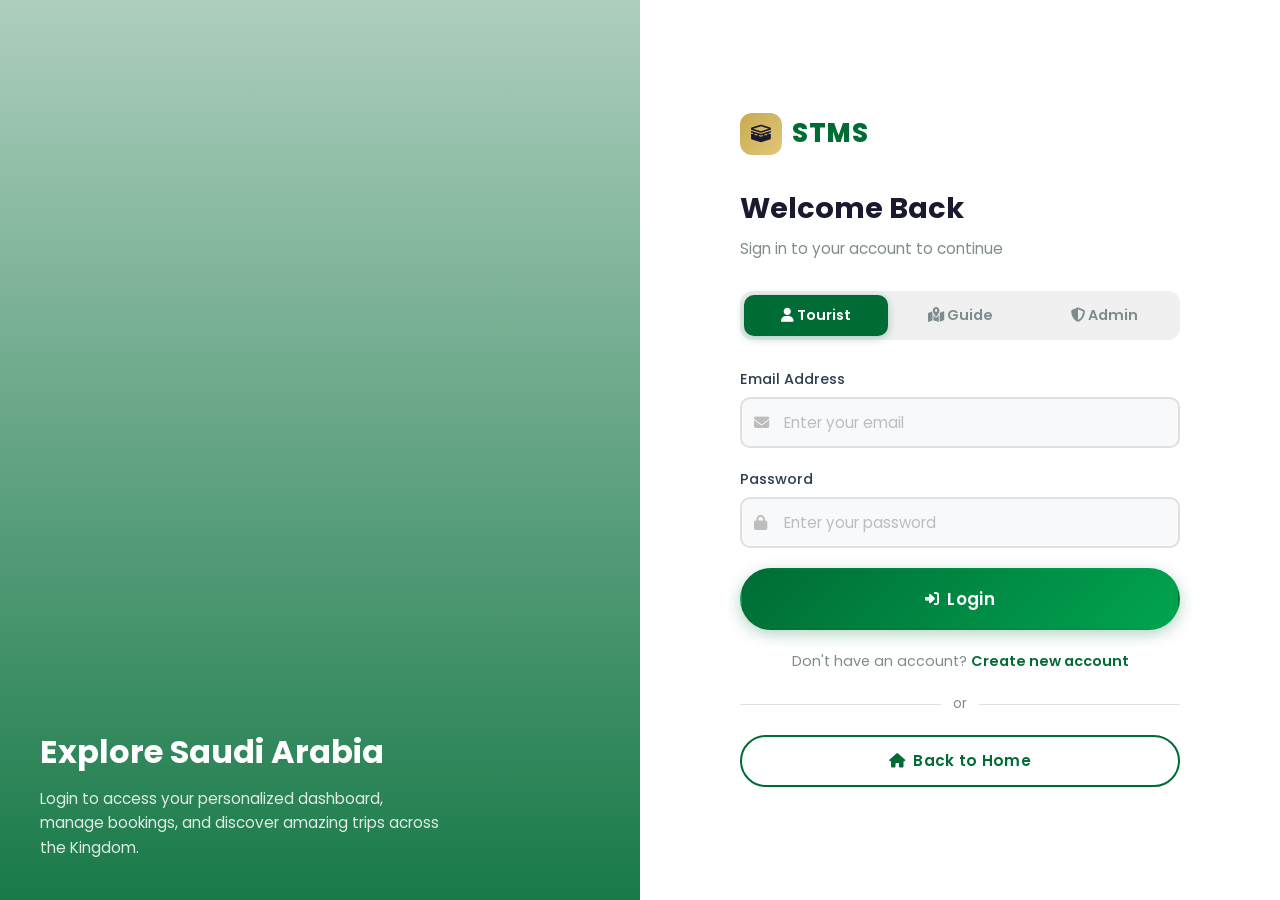
<file: login.html>
<!DOCTYPE html>
<html lang="en">
<head>
    <meta charset="UTF-8">
    <meta name="viewport" content="width=device-width, initial-scale=1.0">
    <title>Login - STMS</title>
    <link rel="stylesheet" href="css/style.css">
    <link rel="stylesheet" href="https://cdnjs.cloudflare.com/ajax/libs/font-awesome/6.5.0/css/all.min.css">
</head>
<body>

<div class="auth-page">
    <!-- Left Image Side -->
    <div class="auth-image">
        <div class="auth-image-bg" style="background-image: url('https://images.unsplash.com/photo-1586724237569-f3d0c1dee8c6?w=1200')"></div>
        <div class="auth-image-overlay"></div>
        <div class="auth-image-text">
            <h2 data-i18n="login_explore">Explore Saudi Arabia</h2>
            <p data-i18n="login_explore_desc">Login to access your personalized dashboard, manage bookings, and discover amazing trips across the Kingdom.</p>
        </div>
    </div>

    <!-- Right Form Side -->
    <div class="auth-form-side">
        <div class="auth-form-container">
            <div style="display:flex; justify-content:space-between; align-items:center;">
                <a href="index.html" class="nav-logo">
                    <div class="logo-icon"><i class="fas fa-kaaba"></i></div>
                    STMS
                </a>
                <button class="lang-switch" onclick="toggleLang()">العربية</button>
            </div>

            <h1 data-i18n="login_welcome">Welcome Back</h1>
            <p class="subtitle" data-i18n="login_subtitle">Sign in to your account to continue</p>

            <!-- Role Tabs -->
            <div class="role-tabs">
                <button class="role-tab active" data-role="tourist" onclick="selectRole('tourist', this)">
                    <i class="fas fa-user"></i> <span data-i18n="login_tourist">Tourist</span>
                </button>
                <button class="role-tab" data-role="guide" onclick="selectRole('guide', this)">
                    <i class="fas fa-map-marked-alt"></i> <span data-i18n="login_guide">Guide</span>
                </button>
                <button class="role-tab" data-role="admin" onclick="selectRole('admin', this)">
                    <i class="fas fa-shield-alt"></i> <span data-i18n="login_admin">Admin</span>
                </button>
            </div>

            <form id="loginForm" onsubmit="handleLogin(event)">
                <input type="hidden" id="loginRole" value="tourist">

                <div class="form-group">
                    <label data-i18n="login_email">Email Address</label>
                    <div class="input-icon-wrap">
                        <i class="fas fa-envelope"></i>
                        <input type="email" class="form-control" id="loginEmail" required placeholder="Enter your email" data-i18n-ph="login_email_ph">
                    </div>
                    <div class="form-error" id="emailError"></div>
                </div>

                <div class="form-group">
                    <label data-i18n="login_password">Password</label>
                    <div class="input-icon-wrap">
                        <i class="fas fa-lock"></i>
                        <input type="password" class="form-control" id="loginPassword" required placeholder="Enter your password" data-i18n-ph="login_pass_ph">
                    </div>
                    <div class="form-error" id="passwordError"></div>
                </div>

                <div class="form-error" id="loginError" style="text-align:center; margin-bottom:16px;"></div>

                <button type="submit" class="btn btn-primary btn-block btn-lg" id="loginBtn">
                    <i class="fas fa-sign-in-alt"></i> <span data-i18n="login_btn">Login</span>
                </button>
            </form>

            <div class="form-footer" id="registerLink">
                <p><span data-i18n="login_no_account">Don't have an account?</span> <a href="register.html" data-i18n="login_create">Create new account</a></p>
            </div>

            <div class="form-divider" data-i18n="login_or">or</div>

            <a href="index.html" class="btn btn-outline-primary btn-block" style="justify-content:center;">
                <i class="fas fa-home"></i> <span data-i18n="login_back_home">Back to Home</span>
            </a>
        </div>
    </div>
</div>

<script src="js/app.js"></script>
<script>
    let selectedRole = 'tourist';

    function selectRole(role, el) {
        selectedRole = role;
        document.getElementById('loginRole').value = role;
        document.querySelectorAll('.role-tab').forEach(t => t.classList.remove('active'));
        el.classList.add('active');

        // Hide register link for admin
        const regLink = document.getElementById('registerLink');
        if (role === 'admin') {
            regLink.style.display = 'none';
        } else {
            regLink.style.display = 'block';
        }
    }

    function handleLogin(e) {
        e.preventDefault();
        const email = document.getElementById('loginEmail').value.trim();
        const password = document.getElementById('loginPassword').value;
        const role = document.getElementById('loginRole').value;
        const errorEl = document.getElementById('loginError');
        const btn = document.getElementById('loginBtn');

        errorEl.classList.remove('show');
        errorEl.textContent = '';

        if (!email || !password) {
            errorEl.textContent = t('err_fill_fields');
            errorEl.classList.add('show');
            return;
        }

        btn.innerHTML = '<i class="fas fa-spinner fa-spin"></i> ' + t('login_logging_in');
        btn.disabled = true;

        fetch('php/auth.php?action=login', {
            credentials: 'include',
            method: 'POST',
            headers: { 'Content-Type': 'application/json' },
            body: JSON.stringify({ email, password, role })
        })
        .then(r => r.json())
        .then(data => {
            if (data.success) {
                const user = data.user;
                localStorage.setItem('stms_user', JSON.stringify(user));

                if (user.role === 'tourist') {
                    window.location.href = 'book.html';
                } else if (user.role === 'guide') {
                    window.location.href = 'guide-dashboard.html';
                } else if (user.role === 'admin') {
                    window.location.href = 'admin-dashboard.html';
                }
            } else {
                errorEl.textContent = data.message;
                errorEl.classList.add('show');
                btn.innerHTML = '<i class="fas fa-sign-in-alt"></i> ' + t('login_btn');
                btn.disabled = false;
            }
        })
        .catch(() => {
            errorEl.textContent = t('err_connection');
            errorEl.classList.add('show');
            btn.innerHTML = '<i class="fas fa-sign-in-alt"></i> ' + t('login_btn');
            btn.disabled = false;
        });
    }
</script>
</body>
</html>
</file>
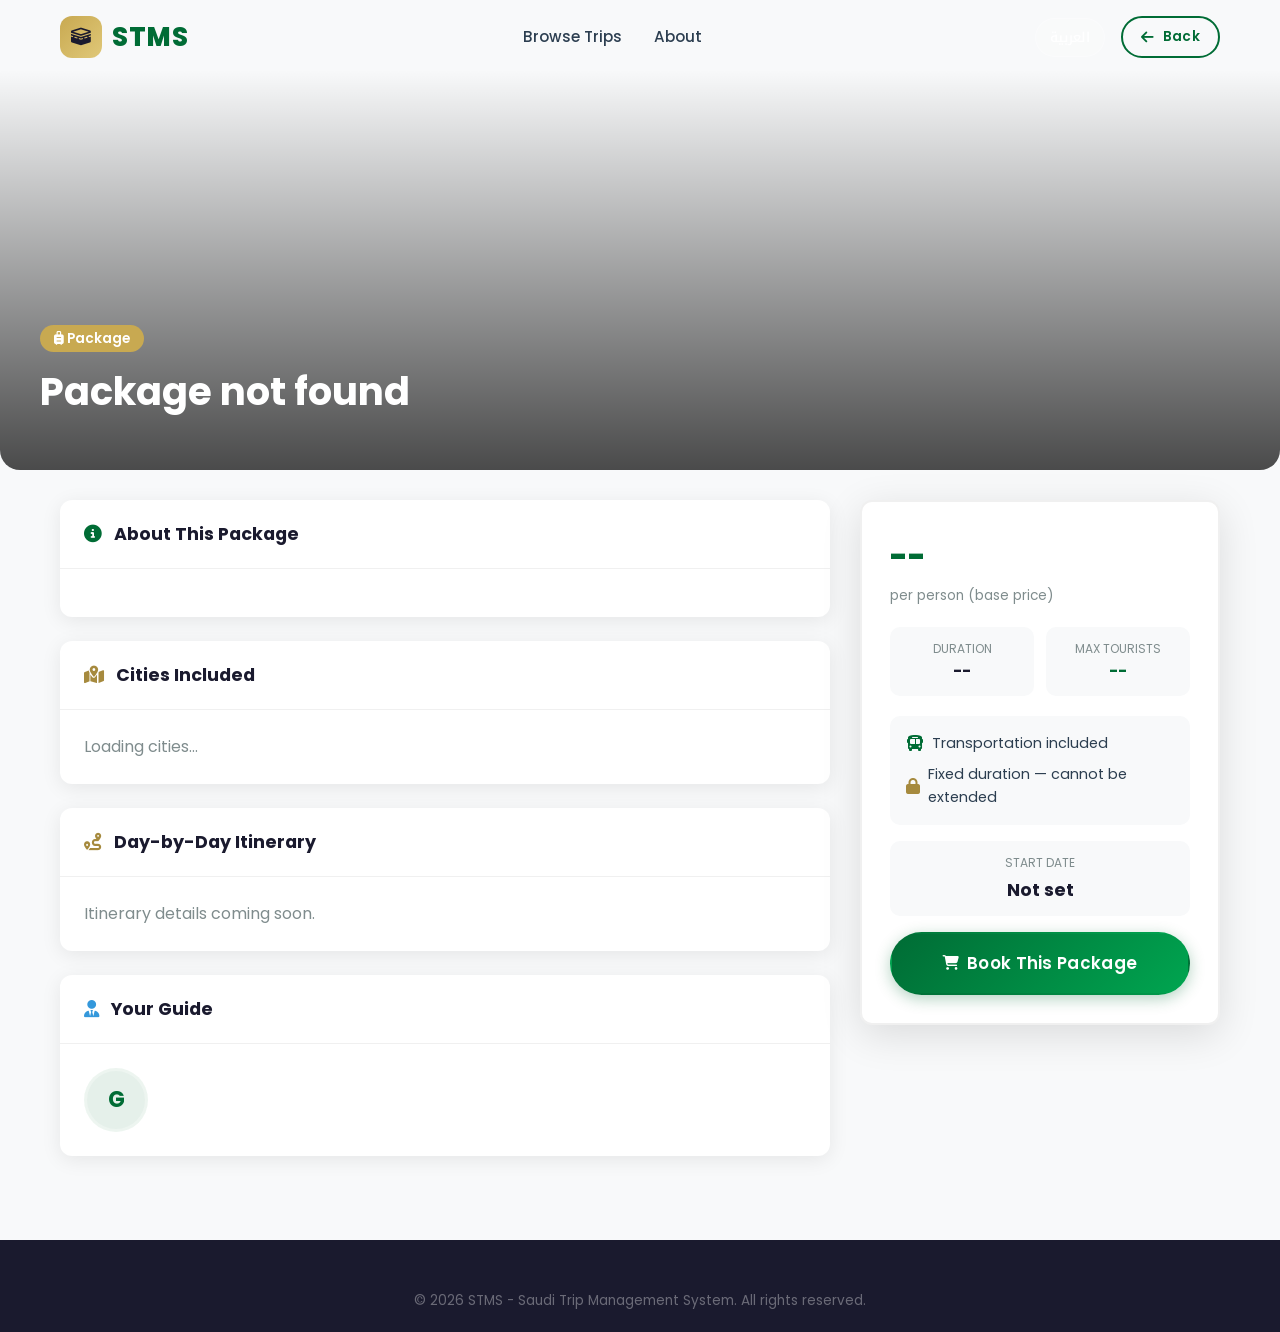
<file: package-details.html>
<!DOCTYPE html>
<html lang="en">
<head>
    <meta charset="UTF-8">
    <meta name="viewport" content="width=device-width, initial-scale=1.0">
    <title>Package Details - STMS</title>
    <link rel="stylesheet" href="css/style.css">
    <link rel="stylesheet" href="https://cdnjs.cloudflare.com/ajax/libs/font-awesome/6.5.0/css/all.min.css">
</head>
<body>

<!-- Navbar -->
<nav class="navbar scrolled" id="navbar">
    <div class="container">
        <a href="index.html" class="nav-logo" style="color:var(--primary);">
            <div class="logo-icon"><i class="fas fa-kaaba"></i></div>
            STMS
        </a>
        <div class="nav-links" id="navLinks">
            <a href="trips.html" style="color:var(--text);" data-i18n="nav_browse">Browse Trips</a>
            <a href="index.html#about" style="color:var(--text);" data-i18n="nav_about">About</a>
        </div>
        <div class="nav-right">
            <button class="lang-switch" onclick="toggleLang()">العربية</button>
            <a href="javascript:history.back()" class="btn btn-outline-primary btn-sm">
                <i class="fas fa-arrow-left"></i> Back
            </a>
        </div>
    </div>
</nav>

<!-- Hero -->
<div class="trip-hero" id="pkgHero" style="margin-top:70px;">
    <div class="trip-hero-overlay">
        <div class="trip-hero-text">
            <div style="margin-bottom:10px;">
                <span style="background:var(--gold);color:white;padding:4px 14px;border-radius:20px;font-size:0.85rem;font-weight:600;">
                    <i class="fas fa-suitcase-rolling"></i> Package
                </span>
            </div>
            <h1 id="pkgTitle">Loading...</h1>
            <div class="trip-hero-meta" id="pkgHeroMeta"></div>
        </div>
    </div>
</div>

<!-- Content -->
<div class="container">
    <div class="trip-detail-grid">
        <!-- Left Column -->
        <div>
            <!-- Description -->
            <div class="card mb-3">
                <div class="card-header">
                    <h3><i class="fas fa-info-circle" style="color:var(--primary);margin-right:8px;"></i> About This Package</h3>
                </div>
                <div class="card-body">
                    <p id="pkgDescription" style="line-height:1.8;color:var(--text);"></p>
                </div>
            </div>

            <!-- Cities -->
            <div class="card mb-3">
                <div class="card-header">
                    <h3><i class="fas fa-map-marked-alt" style="color:var(--gold-dark);margin-right:8px;"></i> Cities Included</h3>
                </div>
                <div class="card-body" id="pkgCitiesContainer">
                    <p style="color:var(--text-light);">Loading cities...</p>
                </div>
            </div>

            <!-- Itinerary -->
            <div class="card mb-3">
                <div class="card-header">
                    <h3><i class="fas fa-route" style="color:var(--gold-dark);margin-right:8px;"></i> Day-by-Day Itinerary</h3>
                </div>
                <div class="card-body" id="pkgItineraryContainer">
                    <p style="color:var(--text-light);">Itinerary details coming soon.</p>
                </div>
            </div>

            <!-- Guide -->
            <div class="card mb-3">
                <div class="card-header">
                    <h3><i class="fas fa-user-tie" style="color:var(--info);margin-right:8px;"></i> Your Guide</h3>
                </div>
                <div class="card-body">
                    <div style="display:flex;align-items:center;gap:16px;">
                        <div class="profile-avatar" style="width:64px;height:64px;font-size:1.4rem;border-radius:50%;background:rgba(0,108,53,0.1);color:var(--primary);display:flex;align-items:center;justify-content:center;font-weight:700;flex-shrink:0;" id="pkgGuideAvatar">G</div>
                        <div>
                            <h4 id="pkgGuideName" style="color:var(--dark);margin-bottom:2px;"></h4>
                            <p id="pkgGuideInfo" style="color:var(--text-light);font-size:0.9rem;"></p>
                        </div>
                    </div>
                </div>
            </div>
        </div>

        <!-- Right Column - Info Widget -->
        <div>
            <div class="booking-widget">
                <div class="booking-price" id="pkgPrice">--</div>
                <p style="color:var(--text-light);font-size:0.85rem;margin-bottom:20px;">per person (base price)</p>

                <div style="display:flex;gap:12px;margin-bottom:20px;">
                    <div style="flex:1;background:var(--gray-50);border-radius:10px;padding:12px;text-align:center;">
                        <div style="font-size:0.75rem;color:var(--text-light);text-transform:uppercase;">Duration</div>
                        <strong id="pkgDuration" style="color:var(--dark);">--</strong>
                    </div>
                    <div style="flex:1;background:var(--gray-50);border-radius:10px;padding:12px;text-align:center;">
                        <div style="font-size:0.75rem;color:var(--text-light);text-transform:uppercase;">Max Tourists</div>
                        <strong id="pkgMaxTourists" style="color:var(--primary);">--</strong>
                    </div>
                </div>

                <div style="background:var(--gray-50);border-radius:10px;padding:16px;margin-bottom:16px;" id="pkgInfoBox">
                    <div style="display:flex;align-items:center;gap:8px;margin-bottom:8px;">
                        <i class="fas fa-bus" style="color:var(--primary);"></i>
                        <span style="font-size:0.9rem;">Transportation included</span>
                    </div>
                    <div style="display:flex;align-items:center;gap:8px;">
                        <i class="fas fa-lock" style="color:var(--gold-dark);"></i>
                        <span style="font-size:0.9rem;">Fixed duration — cannot be extended</span>
                    </div>
                </div>

                <div id="pkgStartDateBox" style="background:var(--gray-50);border-radius:10px;padding:12px;margin-bottom:16px;text-align:center;">
                    <div style="font-size:0.75rem;color:var(--text-light);text-transform:uppercase;margin-bottom:4px;">Start Date</div>
                    <strong id="pkgStartDate" style="color:var(--dark);font-size:1.1rem;">Not set</strong>
                </div>

                <a href="book.html?type=package" id="pkgBookLink" class="btn btn-primary btn-block btn-lg">
                    <i class="fas fa-shopping-cart"></i> Book This Package
                </a>
            </div>
        </div>
    </div>
</div>

<!-- Footer -->
<footer class="footer">
    <div class="container">
        <div class="footer-bottom" style="border:none;padding:0;">
            <span>&copy; 2026 STMS - Saudi Trip Management System. All rights reserved.</span>
        </div>
    </div>
</footer>

<script src="js/app.js"></script>
<script>
    const urlParams = new URLSearchParams(window.location.search);
    const pkgId = urlParams.get('id');

    if (!pkgId) {
        document.getElementById('pkgTitle').textContent = 'Package not found';
    } else {
        loadPackageDetails();
    }

    function loadPackageDetails() {
        fetch(`php/packages.php?action=get_package&id=${pkgId}`, { credentials: 'include' })
            .then(r => r.json())
            .then(data => {
                if (data.success && data.package) {
                    renderPackage(data.package);
                } else {
                    document.getElementById('pkgTitle').textContent = 'Package not found';
                }
            })
            .catch(() => {
                document.getElementById('pkgTitle').textContent = 'Error loading package';
            });
    }

    function renderPackage(pkg) {
        document.title = pkg.title + ' - STMS';

        const heroEl = document.getElementById('pkgHero');
        if (pkg.cover_image) {
            heroEl.style.backgroundImage = `url('${pkg.cover_image}')`;
            heroEl.style.backgroundSize = 'cover';
            heroEl.style.backgroundPosition = 'center';
        }

        document.getElementById('pkgTitle').textContent = pkg.title;

        const cities = (pkg.cities || []).map(c => c.city_name).join(', ') || '-';
        document.getElementById('pkgHeroMeta').innerHTML = `
            <span><i class="fas fa-map-marker-alt"></i> ${cities}</span>
            <span><i class="fas fa-clock"></i> ${pkg.duration_days} Days</span>
            <span><i class="fas fa-users"></i> Max ${pkg.max_tourists} tourists</span>
        `;

        document.getElementById('pkgDescription').textContent = pkg.description || '';
        document.getElementById('pkgPrice').innerHTML = `${Number(pkg.base_price).toFixed(0)} <span>SAR</span>`;
        document.getElementById('pkgDuration').textContent = pkg.duration_days + ' Days';
        document.getElementById('pkgMaxTourists').textContent = pkg.max_tourists;

        if (pkg.start_date) {
            document.getElementById('pkgStartDate').textContent = formatDate(pkg.start_date);
        } else {
            document.getElementById('pkgStartDate').textContent = 'Not set by guide';
        }

        document.getElementById('pkgBookLink').href = `book.html?type=package&pkg=${pkg.id}`;

        // Cities
        if (pkg.cities && pkg.cities.length) {
            document.getElementById('pkgCitiesContainer').innerHTML = pkg.cities.map(c => `
                <div style="display:flex;align-items:center;gap:12px;padding:10px 0;border-bottom:1px solid var(--gray-100);">
                    <div style="background:var(--primary);color:white;border-radius:50%;width:36px;height:36px;display:flex;align-items:center;justify-content:center;font-weight:700;flex-shrink:0;">
                        <i class="fas fa-map-pin" style="font-size:0.8rem;"></i>
                    </div>
                    <div>
                        <strong style="color:var(--dark);">${c.city_name}</strong>
                        <span style="color:var(--text-light);font-size:0.85rem;margin-right:8px;"> — ${c.days_in_city} day${c.days_in_city > 1 ? 's' : ''}</span>
                    </div>
                </div>
            `).join('');
        }

        // Itinerary
        if (pkg.itinerary && pkg.itinerary.length) {
            document.getElementById('pkgItineraryContainer').innerHTML = pkg.itinerary.map(item => `
                <div class="itinerary-item">
                    <div class="itinerary-day">
                        <span>Day</span>
                        <strong>${item.day_number}</strong>
                    </div>
                    <div class="itinerary-content">
                        <h4>${item.title}${item.city_name ? ' <small style="color:var(--text-light);font-weight:400;">— ' + item.city_name + '</small>' : ''}</h4>
                        <p>${item.description || ''}</p>
                    </div>
                </div>
            `).join('');
        }

        // Guide
        if (pkg.guide_name) {
            document.getElementById('pkgGuideName').textContent = pkg.guide_name;
            document.getElementById('pkgGuideAvatar').textContent = pkg.guide_name.charAt(0);
            document.getElementById('pkgGuideInfo').textContent = pkg.guide_email || '';
        }
    }
</script>
</body>
</html>
</file>
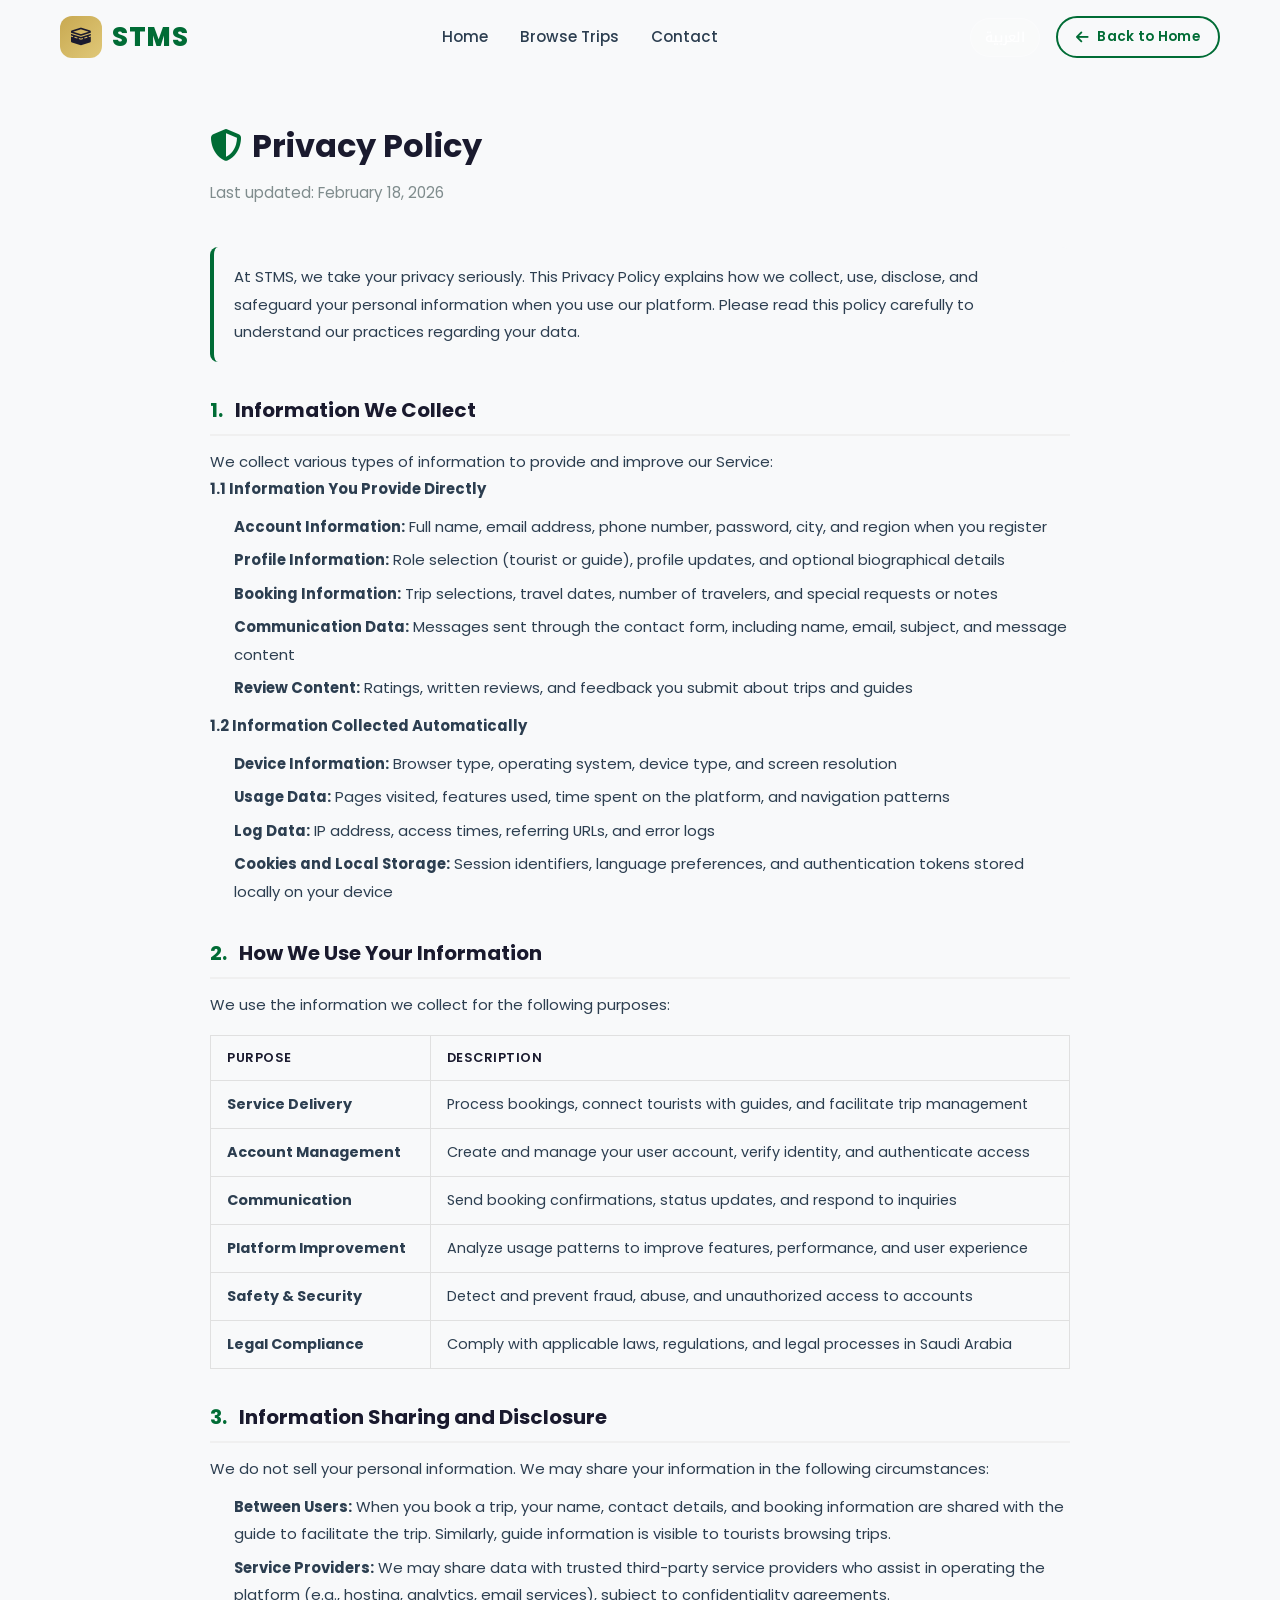
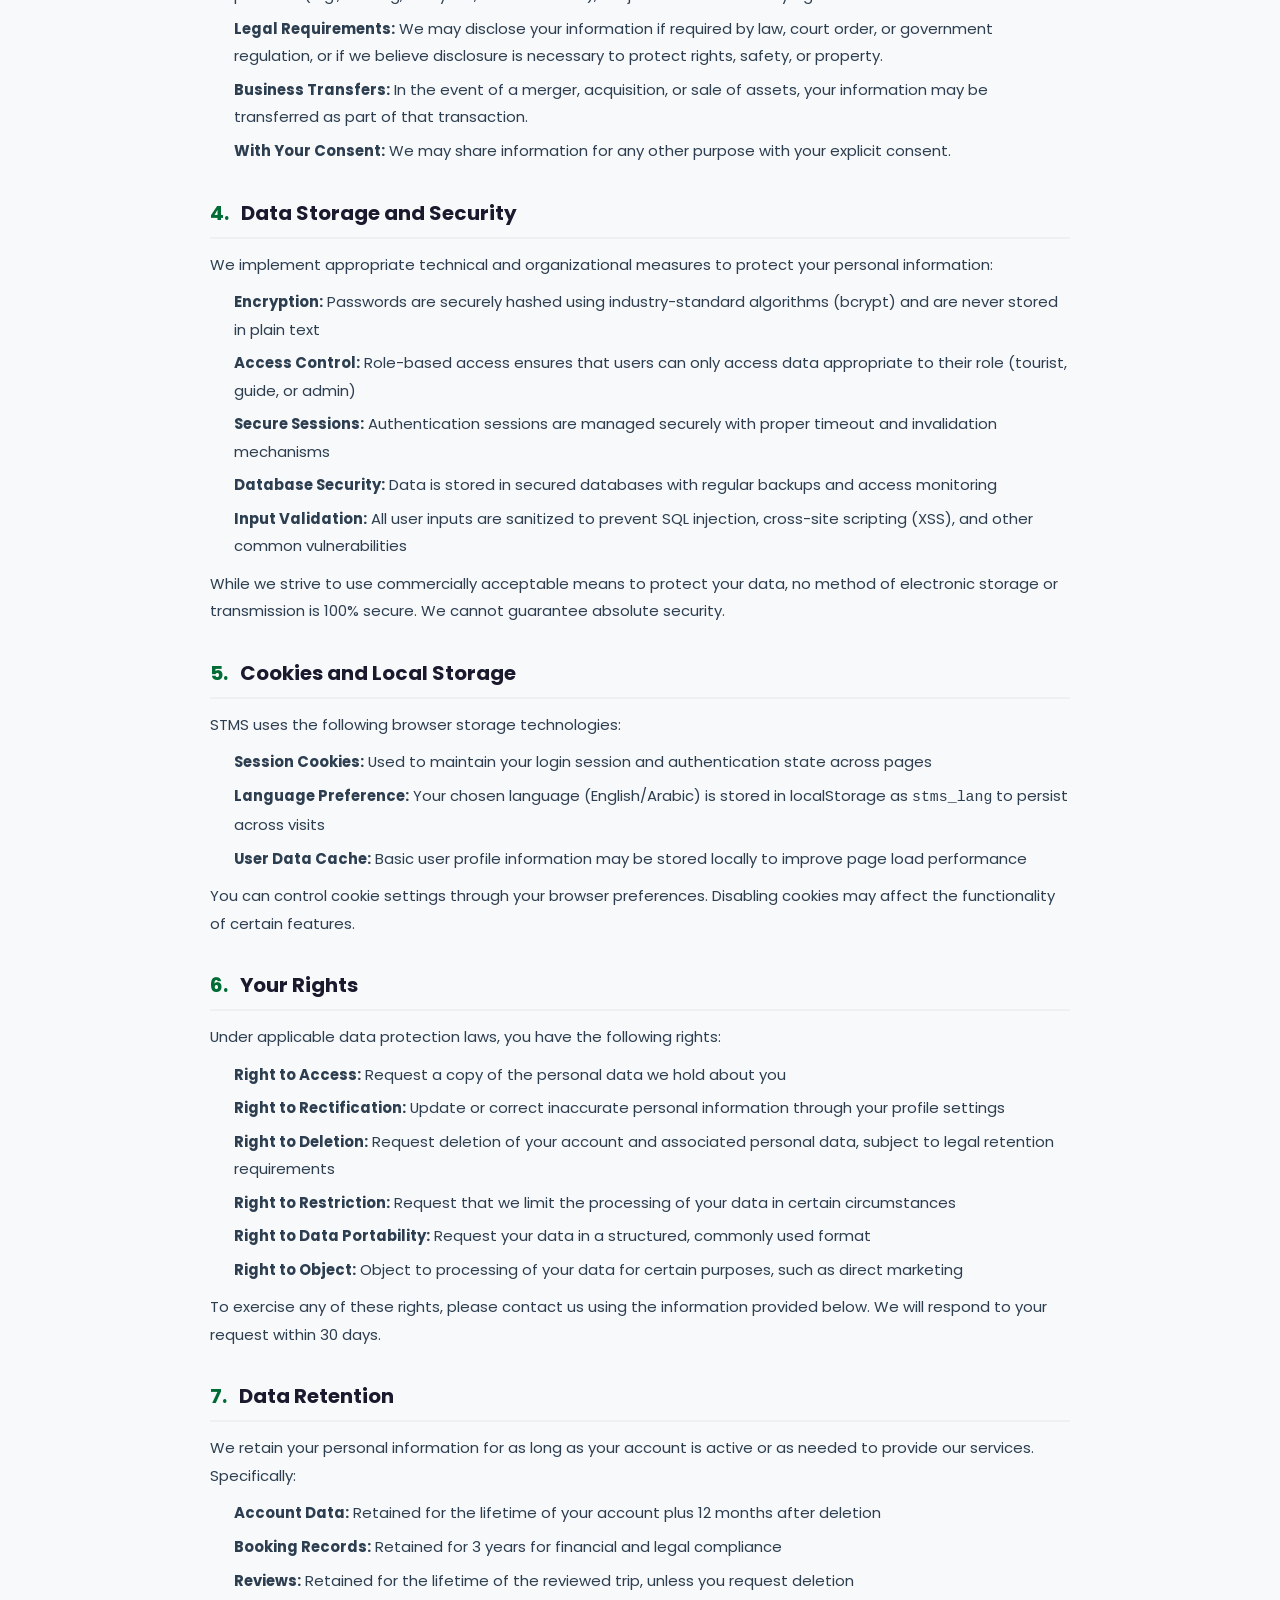
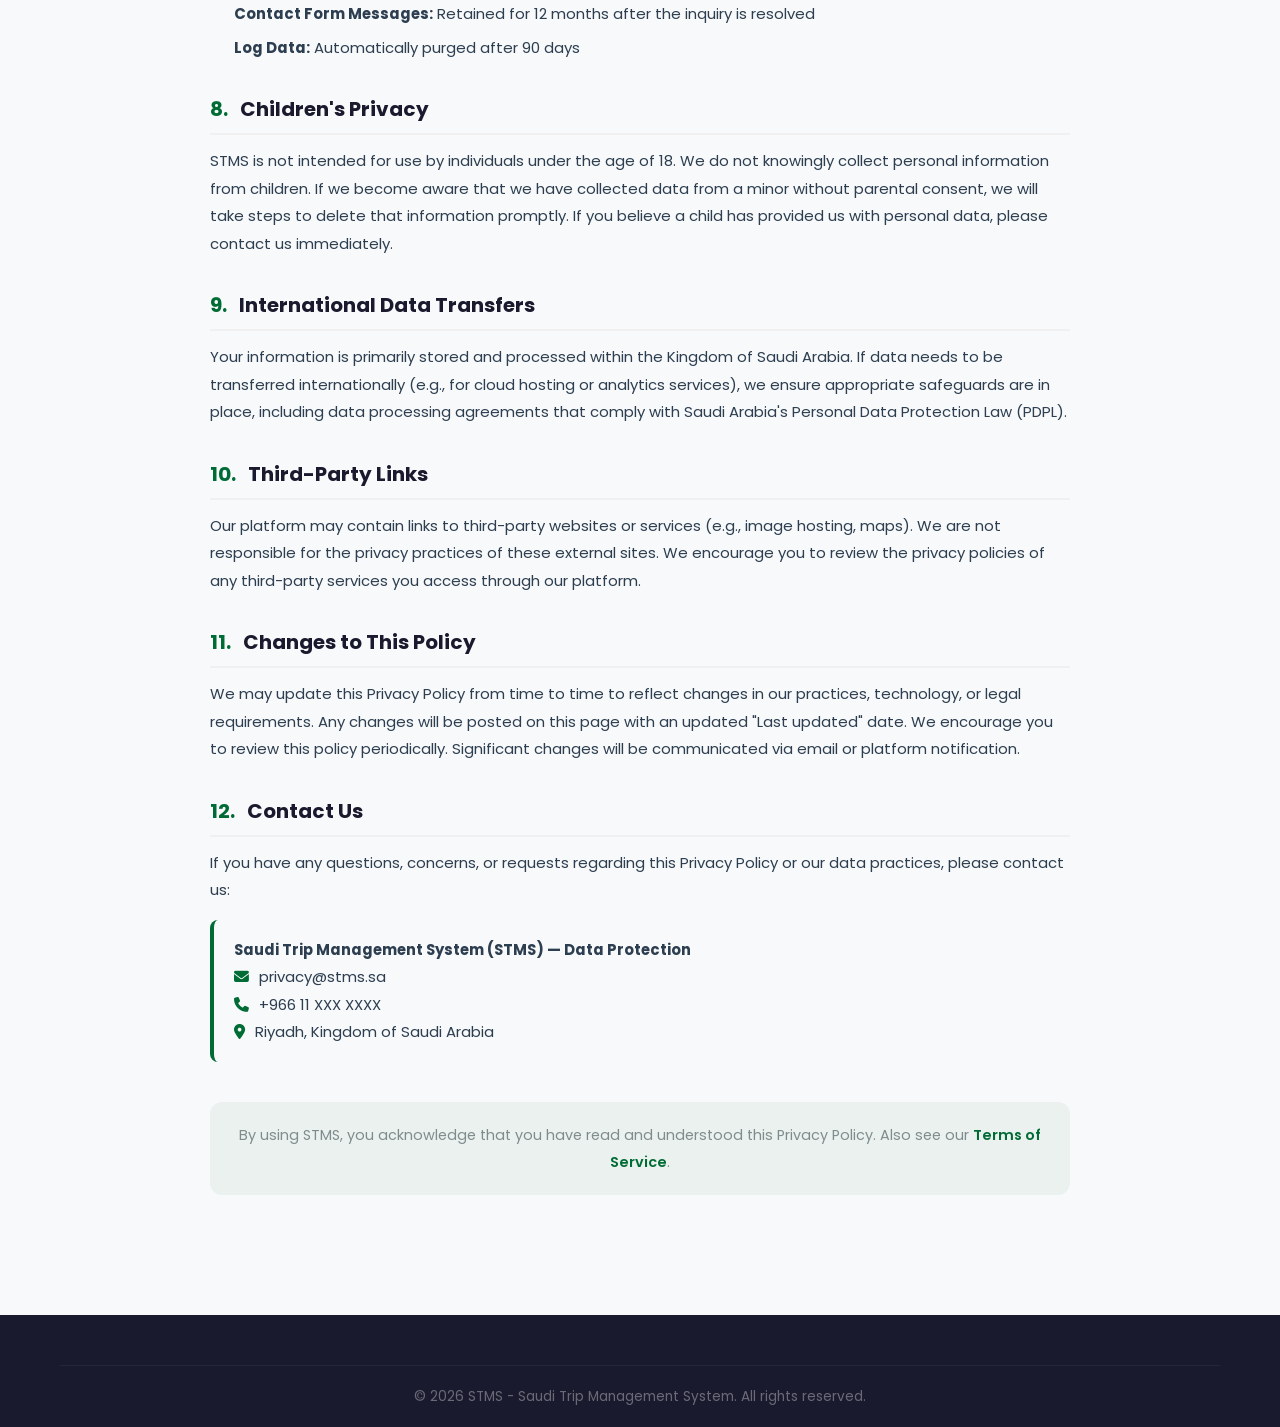
<file: privacy.html>
<!DOCTYPE html>
<html lang="en">
<head>
    <meta charset="UTF-8">
    <meta name="viewport" content="width=device-width, initial-scale=1.0">
    <title>Privacy Policy - STMS</title>
    <link rel="stylesheet" href="css/style.css">
    <link rel="stylesheet" href="https://cdnjs.cloudflare.com/ajax/libs/font-awesome/6.5.0/css/all.min.css">
    <style>
        .legal-page { max-width: 900px; margin: 0 auto; padding: 40px 20px 60px; }
        .legal-page h1 { color: var(--dark); font-size: 2rem; margin-bottom: 8px; }
        .legal-page .subtitle { color: var(--text-light); margin-bottom: 40px; font-size: 0.95rem; }
        .legal-page h2 { color: var(--dark); font-size: 1.25rem; margin: 32px 0 12px; padding-bottom: 8px; border-bottom: 2px solid var(--gray-100); }
        .legal-page h2 .num { color: var(--primary); margin-right: 8px; }
        .legal-page p, .legal-page li { color: var(--text); line-height: 1.85; font-size: 0.93rem; }
        .legal-page ul { padding-left: 24px; margin: 10px 0; }
        .legal-page li { margin-bottom: 6px; }
        .legal-page .highlight-box { background: var(--gray-50); border-left: 4px solid var(--primary); border-radius: 8px; padding: 16px 20px; margin: 16px 0; }
        .legal-page .highlight-box p { margin: 0; }
        .legal-page table { width: 100%; border-collapse: collapse; margin: 16px 0; font-size: 0.9rem; }
        .legal-page table th, .legal-page table td { padding: 12px 16px; text-align: left; border: 1px solid var(--gray-200); }
        .legal-page table th { background: var(--gray-50); color: var(--dark); font-weight: 600; }
        .legal-page table td { color: var(--text); }
        .lang-en, .lang-ar { display: none; }
        body:not(.rtl) .lang-en { display: block; }
        body.rtl .lang-ar { display: block; }
        body.rtl .legal-page .highlight-box { border-left: none; border-right: 4px solid var(--primary); }
        body.rtl .legal-page ul { padding-left: 0; padding-right: 24px; }
        body.rtl .legal-page table th, body.rtl .legal-page table td { text-align: right; }
    </style>
</head>
<body>

<!-- Navbar -->
<nav class="navbar scrolled" id="navbar">
    <div class="container">
        <a href="index.html" class="nav-logo" style="color:var(--primary);">
            <div class="logo-icon"><i class="fas fa-kaaba"></i></div>
            STMS
        </a>
        <div class="nav-links" id="navLinks">
            <a href="index.html" style="color:var(--text);" data-i18n="nav_home">Home</a>
            <a href="trips.html" style="color:var(--text);" data-i18n="nav_browse">Browse Trips</a>
            <a href="index.html#contact" style="color:var(--text);" data-i18n="nav_contact">Contact</a>
        </div>
        <div class="nav-right">
            <button class="lang-switch" onclick="toggleLang()">العربية</button>
            <a href="index.html" class="btn btn-outline-primary btn-sm">
                <i class="fas fa-arrow-left"></i> <span data-i18n="nav_back_home">Back to Home</span>
            </a>
        </div>
    </div>
</nav>

<!-- Content -->
<div style="margin-top: 80px;">
    <div class="legal-page">

        <!-- ===== ENGLISH VERSION ===== -->
        <div class="lang-en">
            <h1><i class="fas fa-shield-alt" style="color:var(--primary); margin-right:10px;"></i>Privacy Policy</h1>
            <p class="subtitle">Last updated: February 18, 2026</p>

            <div class="highlight-box">
                <p>At STMS, we take your privacy seriously. This Privacy Policy explains how we collect, use, disclose, and safeguard your personal information when you use our platform. Please read this policy carefully to understand our practices regarding your data.</p>
            </div>

            <h2><span class="num">1.</span> Information We Collect</h2>
            <p>We collect various types of information to provide and improve our Service:</p>

            <p><strong>1.1 Information You Provide Directly</strong></p>
            <ul>
                <li><strong>Account Information:</strong> Full name, email address, phone number, password, city, and region when you register</li>
                <li><strong>Profile Information:</strong> Role selection (tourist or guide), profile updates, and optional biographical details</li>
                <li><strong>Booking Information:</strong> Trip selections, travel dates, number of travelers, and special requests or notes</li>
                <li><strong>Communication Data:</strong> Messages sent through the contact form, including name, email, subject, and message content</li>
                <li><strong>Review Content:</strong> Ratings, written reviews, and feedback you submit about trips and guides</li>
            </ul>

            <p><strong>1.2 Information Collected Automatically</strong></p>
            <ul>
                <li><strong>Device Information:</strong> Browser type, operating system, device type, and screen resolution</li>
                <li><strong>Usage Data:</strong> Pages visited, features used, time spent on the platform, and navigation patterns</li>
                <li><strong>Log Data:</strong> IP address, access times, referring URLs, and error logs</li>
                <li><strong>Cookies and Local Storage:</strong> Session identifiers, language preferences, and authentication tokens stored locally on your device</li>
            </ul>

            <h2><span class="num">2.</span> How We Use Your Information</h2>
            <p>We use the information we collect for the following purposes:</p>
            <table>
                <thead>
                    <tr>
                        <th>Purpose</th>
                        <th>Description</th>
                    </tr>
                </thead>
                <tbody>
                    <tr>
                        <td><strong>Service Delivery</strong></td>
                        <td>Process bookings, connect tourists with guides, and facilitate trip management</td>
                    </tr>
                    <tr>
                        <td><strong>Account Management</strong></td>
                        <td>Create and manage your user account, verify identity, and authenticate access</td>
                    </tr>
                    <tr>
                        <td><strong>Communication</strong></td>
                        <td>Send booking confirmations, status updates, and respond to inquiries</td>
                    </tr>
                    <tr>
                        <td><strong>Platform Improvement</strong></td>
                        <td>Analyze usage patterns to improve features, performance, and user experience</td>
                    </tr>
                    <tr>
                        <td><strong>Safety & Security</strong></td>
                        <td>Detect and prevent fraud, abuse, and unauthorized access to accounts</td>
                    </tr>
                    <tr>
                        <td><strong>Legal Compliance</strong></td>
                        <td>Comply with applicable laws, regulations, and legal processes in Saudi Arabia</td>
                    </tr>
                </tbody>
            </table>

            <h2><span class="num">3.</span> Information Sharing and Disclosure</h2>
            <p>We do not sell your personal information. We may share your information in the following circumstances:</p>
            <ul>
                <li><strong>Between Users:</strong> When you book a trip, your name, contact details, and booking information are shared with the guide to facilitate the trip. Similarly, guide information is visible to tourists browsing trips.</li>
                <li><strong>Service Providers:</strong> We may share data with trusted third-party service providers who assist in operating the platform (e.g., hosting, analytics, email services), subject to confidentiality agreements.</li>
                <li><strong>Legal Requirements:</strong> We may disclose your information if required by law, court order, or government regulation, or if we believe disclosure is necessary to protect rights, safety, or property.</li>
                <li><strong>Business Transfers:</strong> In the event of a merger, acquisition, or sale of assets, your information may be transferred as part of that transaction.</li>
                <li><strong>With Your Consent:</strong> We may share information for any other purpose with your explicit consent.</li>
            </ul>

            <h2><span class="num">4.</span> Data Storage and Security</h2>
            <p>We implement appropriate technical and organizational measures to protect your personal information:</p>
            <ul>
                <li><strong>Encryption:</strong> Passwords are securely hashed using industry-standard algorithms (bcrypt) and are never stored in plain text</li>
                <li><strong>Access Control:</strong> Role-based access ensures that users can only access data appropriate to their role (tourist, guide, or admin)</li>
                <li><strong>Secure Sessions:</strong> Authentication sessions are managed securely with proper timeout and invalidation mechanisms</li>
                <li><strong>Database Security:</strong> Data is stored in secured databases with regular backups and access monitoring</li>
                <li><strong>Input Validation:</strong> All user inputs are sanitized to prevent SQL injection, cross-site scripting (XSS), and other common vulnerabilities</li>
            </ul>
            <p>While we strive to use commercially acceptable means to protect your data, no method of electronic storage or transmission is 100% secure. We cannot guarantee absolute security.</p>

            <h2><span class="num">5.</span> Cookies and Local Storage</h2>
            <p>STMS uses the following browser storage technologies:</p>
            <ul>
                <li><strong>Session Cookies:</strong> Used to maintain your login session and authentication state across pages</li>
                <li><strong>Language Preference:</strong> Your chosen language (English/Arabic) is stored in localStorage as <code>stms_lang</code> to persist across visits</li>
                <li><strong>User Data Cache:</strong> Basic user profile information may be stored locally to improve page load performance</li>
            </ul>
            <p>You can control cookie settings through your browser preferences. Disabling cookies may affect the functionality of certain features.</p>

            <h2><span class="num">6.</span> Your Rights</h2>
            <p>Under applicable data protection laws, you have the following rights:</p>
            <ul>
                <li><strong>Right to Access:</strong> Request a copy of the personal data we hold about you</li>
                <li><strong>Right to Rectification:</strong> Update or correct inaccurate personal information through your profile settings</li>
                <li><strong>Right to Deletion:</strong> Request deletion of your account and associated personal data, subject to legal retention requirements</li>
                <li><strong>Right to Restriction:</strong> Request that we limit the processing of your data in certain circumstances</li>
                <li><strong>Right to Data Portability:</strong> Request your data in a structured, commonly used format</li>
                <li><strong>Right to Object:</strong> Object to processing of your data for certain purposes, such as direct marketing</li>
            </ul>
            <p>To exercise any of these rights, please contact us using the information provided below. We will respond to your request within 30 days.</p>

            <h2><span class="num">7.</span> Data Retention</h2>
            <p>We retain your personal information for as long as your account is active or as needed to provide our services. Specifically:</p>
            <ul>
                <li><strong>Account Data:</strong> Retained for the lifetime of your account plus 12 months after deletion</li>
                <li><strong>Booking Records:</strong> Retained for 3 years for financial and legal compliance</li>
                <li><strong>Reviews:</strong> Retained for the lifetime of the reviewed trip, unless you request deletion</li>
                <li><strong>Contact Form Messages:</strong> Retained for 12 months after the inquiry is resolved</li>
                <li><strong>Log Data:</strong> Automatically purged after 90 days</li>
            </ul>

            <h2><span class="num">8.</span> Children's Privacy</h2>
            <p>STMS is not intended for use by individuals under the age of 18. We do not knowingly collect personal information from children. If we become aware that we have collected data from a minor without parental consent, we will take steps to delete that information promptly. If you believe a child has provided us with personal data, please contact us immediately.</p>

            <h2><span class="num">9.</span> International Data Transfers</h2>
            <p>Your information is primarily stored and processed within the Kingdom of Saudi Arabia. If data needs to be transferred internationally (e.g., for cloud hosting or analytics services), we ensure appropriate safeguards are in place, including data processing agreements that comply with Saudi Arabia's Personal Data Protection Law (PDPL).</p>

            <h2><span class="num">10.</span> Third-Party Links</h2>
            <p>Our platform may contain links to third-party websites or services (e.g., image hosting, maps). We are not responsible for the privacy practices of these external sites. We encourage you to review the privacy policies of any third-party services you access through our platform.</p>

            <h2><span class="num">11.</span> Changes to This Policy</h2>
            <p>We may update this Privacy Policy from time to time to reflect changes in our practices, technology, or legal requirements. Any changes will be posted on this page with an updated "Last updated" date. We encourage you to review this policy periodically. Significant changes will be communicated via email or platform notification.</p>

            <h2><span class="num">12.</span> Contact Us</h2>
            <p>If you have any questions, concerns, or requests regarding this Privacy Policy or our data practices, please contact us:</p>
            <div class="highlight-box">
                <p><strong>Saudi Trip Management System (STMS) — Data Protection</strong></p>
                <p><i class="fas fa-envelope" style="color:var(--primary); margin-right:6px;"></i> privacy@stms.sa</p>
                <p><i class="fas fa-phone" style="color:var(--primary); margin-right:6px;"></i> +966 11 XXX XXXX</p>
                <p><i class="fas fa-map-marker-alt" style="color:var(--primary); margin-right:6px;"></i> Riyadh, Kingdom of Saudi Arabia</p>
            </div>

            <div style="margin-top:40px; padding:20px; background:rgba(0,108,53,0.05); border-radius:12px; text-align:center;">
                <p style="margin:0; color:var(--text-light); font-size:0.9rem;">
                    By using STMS, you acknowledge that you have read and understood this Privacy Policy.
                    Also see our <a href="terms.html" style="color:var(--primary); font-weight:600;">Terms of Service</a>.
                </p>
            </div>
        </div>

        <!-- ===== ARABIC VERSION ===== -->
        <div class="lang-ar">
            <h1><i class="fas fa-shield-alt" style="color:var(--primary); margin-left:10px;"></i>سياسة الخصوصية</h1>
            <p class="subtitle">آخر تحديث: 18 فبراير 2026</p>

            <div class="highlight-box">
                <p>في STMS، نأخذ خصوصيتك على محمل الجد. توضح سياسة الخصوصية هذه كيفية جمعنا واستخدامنا والإفصاح عن معلوماتك الشخصية وحمايتها عند استخدامك لمنصتنا. يرجى قراءة هذه السياسة بعناية لفهم ممارساتنا المتعلقة ببياناتك.</p>
            </div>

            <h2><span class="num">١.</span> المعلومات التي نجمعها</h2>
            <p>نجمع أنواعًا مختلفة من المعلومات لتقديم خدمتنا وتحسينها:</p>

            <p><strong>١.١ المعلومات التي تقدمها مباشرة</strong></p>
            <ul>
                <li><strong>معلومات الحساب:</strong> الاسم الكامل، البريد الإلكتروني، رقم الهاتف، كلمة المرور، المدينة، والمنطقة عند التسجيل</li>
                <li><strong>معلومات الملف الشخصي:</strong> اختيار الدور (سائح أو مرشد)، تحديثات الملف الشخصي، والتفاصيل الشخصية الاختيارية</li>
                <li><strong>معلومات الحجز:</strong> اختيارات الرحلات، تواريخ السفر، عدد المسافرين، والطلبات أو الملاحظات الخاصة</li>
                <li><strong>بيانات التواصل:</strong> الرسائل المرسلة عبر نموذج الاتصال، بما في ذلك الاسم والبريد الإلكتروني والموضوع ومحتوى الرسالة</li>
                <li><strong>محتوى المراجعات:</strong> التقييمات والمراجعات المكتوبة والملاحظات التي تقدمها حول الرحلات والمرشدين</li>
            </ul>

            <p><strong>١.٢ المعلومات المجمعة تلقائيًا</strong></p>
            <ul>
                <li><strong>معلومات الجهاز:</strong> نوع المتصفح، نظام التشغيل، نوع الجهاز، ودقة الشاشة</li>
                <li><strong>بيانات الاستخدام:</strong> الصفحات التي تمت زيارتها، الميزات المستخدمة، الوقت المنقضي على المنصة، وأنماط التنقل</li>
                <li><strong>بيانات السجل:</strong> عنوان IP، أوقات الوصول، عناوين URL المُحيلة، وسجلات الأخطاء</li>
                <li><strong>ملفات تعريف الارتباط والتخزين المحلي:</strong> معرّفات الجلسة، تفضيلات اللغة، ورموز المصادقة المخزنة محليًا على جهازك</li>
            </ul>

            <h2><span class="num">٢.</span> كيف نستخدم معلوماتك</h2>
            <p>نستخدم المعلومات التي نجمعها للأغراض التالية:</p>
            <table>
                <thead>
                    <tr>
                        <th>الغرض</th>
                        <th>الوصف</th>
                    </tr>
                </thead>
                <tbody>
                    <tr>
                        <td><strong>تقديم الخدمة</strong></td>
                        <td>معالجة الحجوزات، ربط السياح بالمرشدين، وتسهيل إدارة الرحلات</td>
                    </tr>
                    <tr>
                        <td><strong>إدارة الحساب</strong></td>
                        <td>إنشاء وإدارة حساب المستخدم، التحقق من الهوية، والمصادقة على الوصول</td>
                    </tr>
                    <tr>
                        <td><strong>التواصل</strong></td>
                        <td>إرسال تأكيدات الحجز، تحديثات الحالة، والرد على الاستفسارات</td>
                    </tr>
                    <tr>
                        <td><strong>تحسين المنصة</strong></td>
                        <td>تحليل أنماط الاستخدام لتحسين الميزات والأداء وتجربة المستخدم</td>
                    </tr>
                    <tr>
                        <td><strong>السلامة والأمان</strong></td>
                        <td>اكتشاف ومنع الاحتيال وسوء الاستخدام والوصول غير المصرح به للحسابات</td>
                    </tr>
                    <tr>
                        <td><strong>الامتثال القانوني</strong></td>
                        <td>الامتثال للقوانين واللوائح والإجراءات القانونية المعمول بها في المملكة العربية السعودية</td>
                    </tr>
                </tbody>
            </table>

            <h2><span class="num">٣.</span> مشاركة المعلومات والإفصاح</h2>
            <p>لا نبيع معلوماتك الشخصية. قد نشارك معلوماتك في الحالات التالية:</p>
            <ul>
                <li><strong>بين المستخدمين:</strong> عند حجزك رحلة، تتم مشاركة اسمك وبيانات الاتصال ومعلومات الحجز مع المرشد لتسهيل الرحلة. وبالمثل، تكون معلومات المرشد مرئية للسياح الذين يتصفحون الرحلات.</li>
                <li><strong>مقدمو الخدمات:</strong> قد نشارك البيانات مع مقدمي خدمات طرف ثالث موثوقين يساعدون في تشغيل المنصة (مثل الاستضافة والتحليلات وخدمات البريد الإلكتروني)، بموجب اتفاقيات السرية.</li>
                <li><strong>المتطلبات القانونية:</strong> قد نفصح عن معلوماتك إذا طُلب ذلك بموجب القانون أو أمر محكمة أو لائحة حكومية، أو إذا اعتقدنا أن الإفصاح ضروري لحماية الحقوق أو السلامة أو الممتلكات.</li>
                <li><strong>نقل الأعمال:</strong> في حالة الاندماج أو الاستحواذ أو بيع الأصول، قد يتم نقل معلوماتك كجزء من تلك المعاملة.</li>
                <li><strong>بموافقتك:</strong> قد نشارك المعلومات لأي غرض آخر بموافقتك الصريحة.</li>
            </ul>

            <h2><span class="num">٤.</span> تخزين البيانات وأمانها</h2>
            <p>نطبق تدابير تقنية وتنظيمية مناسبة لحماية معلوماتك الشخصية:</p>
            <ul>
                <li><strong>التشفير:</strong> يتم تجزئة كلمات المرور بشكل آمن باستخدام خوارزميات معيارية (bcrypt) ولا يتم تخزينها أبدًا كنص عادي</li>
                <li><strong>التحكم في الوصول:</strong> يضمن الوصول القائم على الأدوار أن المستخدمين يمكنهم فقط الوصول إلى البيانات المناسبة لدورهم (سائح أو مرشد أو مسؤول)</li>
                <li><strong>جلسات آمنة:</strong> تُدار جلسات المصادقة بشكل آمن مع آليات انتهاء الصلاحية والإبطال المناسبة</li>
                <li><strong>أمان قاعدة البيانات:</strong> يتم تخزين البيانات في قواعد بيانات مؤمنة مع نسخ احتياطية منتظمة ومراقبة الوصول</li>
                <li><strong>التحقق من المدخلات:</strong> يتم تنقية جميع مدخلات المستخدم لمنع حقن SQL والبرمجة عبر المواقع (XSS) والثغرات الشائعة الأخرى</li>
            </ul>
            <p>بينما نسعى لاستخدام وسائل مقبولة تجاريًا لحماية بياناتك، لا توجد طريقة تخزين أو نقل إلكتروني آمنة بنسبة 100%. لا يمكننا ضمان الأمان المطلق.</p>

            <h2><span class="num">٥.</span> ملفات تعريف الارتباط والتخزين المحلي</h2>
            <p>تستخدم STMS تقنيات تخزين المتصفح التالية:</p>
            <ul>
                <li><strong>ملفات تعريف الارتباط للجلسة:</strong> تُستخدم للحفاظ على جلسة تسجيل الدخول وحالة المصادقة عبر الصفحات</li>
                <li><strong>تفضيل اللغة:</strong> يتم تخزين اللغة المختارة (الإنجليزية/العربية) في التخزين المحلي كـ <code>stms_lang</code> للاستمرار عبر الزيارات</li>
                <li><strong>ذاكرة التخزين المؤقت لبيانات المستخدم:</strong> قد يتم تخزين معلومات الملف الشخصي الأساسية محليًا لتحسين أداء تحميل الصفحة</li>
            </ul>
            <p>يمكنك التحكم في إعدادات ملفات تعريف الارتباط من خلال تفضيلات المتصفح. قد يؤثر تعطيل ملفات تعريف الارتباط على وظائف بعض الميزات.</p>

            <h2><span class="num">٦.</span> حقوقك</h2>
            <p>بموجب قوانين حماية البيانات المعمول بها، لديك الحقوق التالية:</p>
            <ul>
                <li><strong>حق الوصول:</strong> طلب نسخة من البيانات الشخصية التي نحتفظ بها عنك</li>
                <li><strong>حق التصحيح:</strong> تحديث أو تصحيح المعلومات الشخصية غير الدقيقة من خلال إعدادات ملفك الشخصي</li>
                <li><strong>حق الحذف:</strong> طلب حذف حسابك والبيانات الشخصية المرتبطة به، مع مراعاة متطلبات الاحتفاظ القانونية</li>
                <li><strong>حق التقييد:</strong> طلب تقييد معالجة بياناتك في ظروف معينة</li>
                <li><strong>حق نقل البيانات:</strong> طلب بياناتك بصيغة منظمة وشائعة الاستخدام</li>
                <li><strong>حق الاعتراض:</strong> الاعتراض على معالجة بياناتك لأغراض معينة، مثل التسويق المباشر</li>
            </ul>
            <p>لممارسة أي من هذه الحقوق، يرجى التواصل معنا باستخدام المعلومات الواردة أدناه. سنرد على طلبك خلال 30 يومًا.</p>

            <h2><span class="num">٧.</span> الاحتفاظ بالبيانات</h2>
            <p>نحتفظ بمعلوماتك الشخصية طالما كان حسابك نشطًا أو حسب الحاجة لتقديم خدماتنا. تحديدًا:</p>
            <ul>
                <li><strong>بيانات الحساب:</strong> يتم الاحتفاظ بها طوال مدة حسابك بالإضافة إلى 12 شهرًا بعد الحذف</li>
                <li><strong>سجلات الحجز:</strong> يتم الاحتفاظ بها لمدة 3 سنوات للامتثال المالي والقانوني</li>
                <li><strong>المراجعات:</strong> يتم الاحتفاظ بها طوال مدة الرحلة المُراجَعة، ما لم تطلب الحذف</li>
                <li><strong>رسائل نموذج الاتصال:</strong> يتم الاحتفاظ بها لمدة 12 شهرًا بعد حل الاستفسار</li>
                <li><strong>بيانات السجل:</strong> يتم حذفها تلقائيًا بعد 90 يومًا</li>
            </ul>

            <h2><span class="num">٨.</span> خصوصية الأطفال</h2>
            <p>STMS غير مخصصة للاستخدام من قبل الأفراد دون سن 18 عامًا. لا نجمع عن علم معلومات شخصية من الأطفال. إذا علمنا أننا جمعنا بيانات من قاصر دون موافقة ولي الأمر، سنتخذ خطوات لحذف تلك المعلومات فورًا. إذا كنت تعتقد أن طفلاً قد قدم لنا بيانات شخصية، يرجى التواصل معنا فورًا.</p>

            <h2><span class="num">٩.</span> نقل البيانات الدولي</h2>
            <p>يتم تخزين معلوماتك ومعالجتها بشكل أساسي داخل المملكة العربية السعودية. إذا احتاجت البيانات إلى نقلها دوليًا (مثل خدمات الاستضافة السحابية أو التحليلات)، فإننا نضمن وجود ضمانات مناسبة، بما في ذلك اتفاقيات معالجة البيانات التي تتوافق مع نظام حماية البيانات الشخصية السعودي (PDPL).</p>

            <h2><span class="num">١٠.</span> روابط الطرف الثالث</h2>
            <p>قد تحتوي منصتنا على روابط لمواقع أو خدمات طرف ثالث (مثل استضافة الصور والخرائط). لسنا مسؤولين عن ممارسات الخصوصية لهذه المواقع الخارجية. نشجعك على مراجعة سياسات الخصوصية لأي خدمات طرف ثالث تصل إليها من خلال منصتنا.</p>

            <h2><span class="num">١١.</span> التغييرات على هذه السياسة</h2>
            <p>قد نحدّث سياسة الخصوصية هذه من وقت لآخر لتعكس التغييرات في ممارساتنا أو التقنية أو المتطلبات القانونية. سيتم نشر أي تغييرات على هذه الصفحة مع تاريخ "آخر تحديث" محدّث. نشجعك على مراجعة هذه السياسة بشكل دوري. سيتم إبلاغ التغييرات الجوهرية عبر البريد الإلكتروني أو إشعار على المنصة.</p>

            <h2><span class="num">١٢.</span> اتصل بنا</h2>
            <p>إذا كانت لديك أي أسئلة أو مخاوف أو طلبات بخصوص سياسة الخصوصية هذه أو ممارسات البيانات لدينا، يرجى التواصل معنا:</p>
            <div class="highlight-box">
                <p><strong>نظام إدارة الرحلات السياحية السعودية (STMS) — حماية البيانات</strong></p>
                <p><i class="fas fa-envelope" style="color:var(--primary); margin-left:6px;"></i> privacy@stms.sa</p>
                <p><i class="fas fa-phone" style="color:var(--primary); margin-left:6px;"></i> +966 11 XXX XXXX</p>
                <p><i class="fas fa-map-marker-alt" style="color:var(--primary); margin-left:6px;"></i> الرياض، المملكة العربية السعودية</p>
            </div>

            <div style="margin-top:40px; padding:20px; background:rgba(0,108,53,0.05); border-radius:12px; text-align:center;">
                <p style="margin:0; color:var(--text-light); font-size:0.9rem;">
                    باستخدامك لـ STMS، فإنك تقر بأنك قد قرأت وفهمت سياسة الخصوصية هذه.
                    انظر أيضًا <a href="terms.html" style="color:var(--primary); font-weight:600;">شروط الخدمة</a>.
                </p>
            </div>
        </div>

    </div>
</div>

<!-- Footer -->
<footer class="footer">
    <div class="container">
        <div class="footer-bottom">
            <span data-i18n="footer_copy">&copy; 2026 STMS - Saudi Trip Management System. All rights reserved.</span>
        </div>
    </div>
</footer>

<script src="js/app.js"></script>
</body>
</html>
</file>
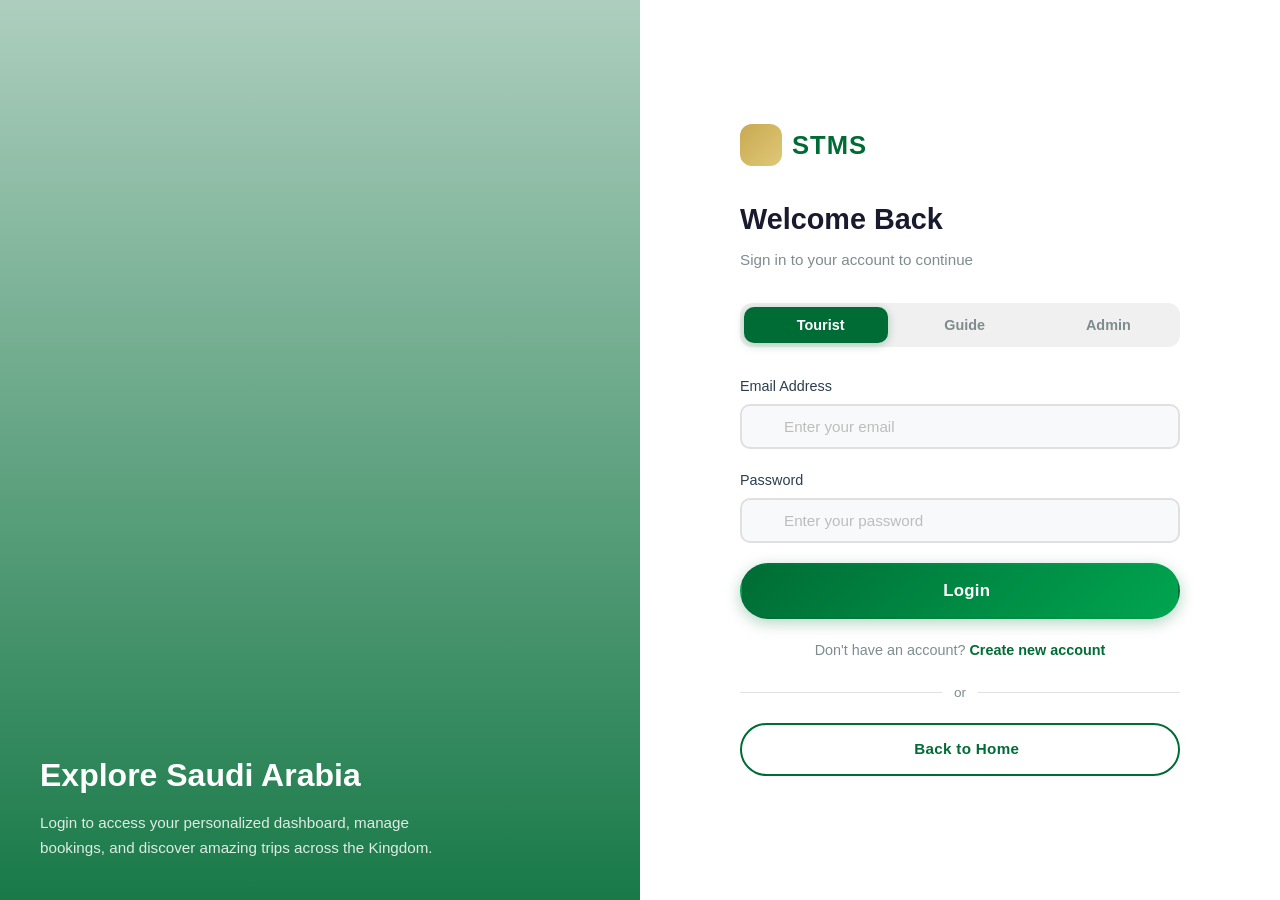
<file: profile.html>
<!DOCTYPE html>
<html lang="en">
<head>
    <meta charset="UTF-8">
    <meta name="viewport" content="width=device-width, initial-scale=1.0">
    <title>Profile - STMS</title>
    <link rel="stylesheet" href="css/style.css">
    <link rel="stylesheet" href="https://cdnjs.cloudflare.com/ajax/libs/font-awesome/6.5.0/css/all.min.css">
</head>
<body>

<div class="dashboard">
    <!-- Sidebar -->
    <aside class="sidebar" id="sidebar">
        <a href="index.html" class="sidebar-logo">
            <div class="logo-icon"><i class="fas fa-kaaba"></i></div>
            STMS
        </a>
        <button class="lang-switch" onclick="toggleLang()" style="margin:0 16px 10px;">العربية</button>
        <div class="sidebar-menu">
            <div class="sidebar-label" data-i18n="pf_navigation">Navigation</div>
            <a href="#" class="sidebar-link" id="dashLink">
                <i class="fas fa-tachometer-alt"></i> <span data-i18n="pf_dashboard">Dashboard</span>
            </a>
            <a href="profile.html" class="sidebar-link active">
                <i class="fas fa-user-circle"></i> <span data-i18n="pf_profile">Profile</span>
            </a>
            <div class="sidebar-label" data-i18n="pf_quick_links">Quick Links</div>
            <a href="index.html" class="sidebar-link">
                <i class="fas fa-home"></i> <span data-i18n="pf_home">Home</span>
            </a>
            <a href="trips.html" class="sidebar-link">
                <i class="fas fa-compass"></i> <span data-i18n="pf_browse">Browse Trips</span>
            </a>
            <a href="#" class="sidebar-link" onclick="handleLogout()">
                <i class="fas fa-sign-out-alt"></i> <span data-i18n="pf_logout">Logout</span>
            </a>
        </div>
    </aside>

    <!-- Main Content -->
    <div class="main-content">
        <div class="page-header">
            <div>
                <button class="mobile-toggle" onclick="toggleSidebar()" style="display:none; margin-bottom:10px;">
                    <i class="fas fa-bars" style="color:var(--dark);"></i>
                </button>
                <h1 data-i18n="pf_title">My Profile</h1>
                <p data-i18n="pf_subtitle">Manage your account information</p>
            </div>
        </div>

        <!-- Profile Header -->
        <div class="profile-header">
            <div class="profile-avatar" id="profileAvatar">U</div>
            <div class="profile-info">
                <h2 id="profileName">Loading...</h2>
                <p id="profileRole">User</p>
                <p id="profileEmail" style="opacity:0.7; font-size:0.9rem;"></p>
            </div>
        </div>

        <!-- Profile Tabs -->
        <div class="profile-tabs">
            <button class="profile-tab active" onclick="switchTab('info', this)">
                <i class="fas fa-user"></i> <span data-i18n="pf_info">Personal Info</span>
            </button>
            <button class="profile-tab" onclick="switchTab('password', this)">
                <i class="fas fa-lock"></i> <span data-i18n="pf_change_pw">Change Password</span>
            </button>
            <button class="profile-tab" onclick="switchTab('reviews', this)" id="reviewsTabBtn">
                <i class="fas fa-star"></i> <span id="reviewsTabLabel" data-i18n="pf_my_reviews">My Reviews</span>
            </button>
        </div>

        <!-- Personal Info Tab -->
        <div class="tab-content active" id="infoTab">
            <div class="card">
                <div class="card-header">
                    <h3 data-i18n="pf_personal">Personal Information</h3>
                </div>
                <div class="card-body">
                    <form id="profileForm" onsubmit="updateProfile(event)">
                        <div class="form-row">
                            <div class="form-group">
                                <label data-i18n="pf_name">Full Name</label>
                                <input type="text" class="form-control" id="pf_name" required
                                    pattern="[A-Za-z\u0600-\u06FF\s]+"
                                    title="Name must contain letters only (no numbers)"
                                    oninput="this.value = this.value.replace(/[^A-Za-z؀-ۿ\s]/g, '')">
                            </div>
                            <div class="form-group">
                                <label data-i18n="pf_email">Email Address</label>
                                <input type="email" class="form-control" id="pf_email" readonly style="background:var(--gray-100); cursor:not-allowed;">
                            </div>
                        </div>
                        <div class="form-row">
                            <div class="form-group">
                                <label data-i18n="pf_phone">Phone Number</label>
                                <input type="tel" class="form-control" id="pf_phone" placeholder="+966 5XX XXX XXXX"
                                    oninput="this.value = this.value.replace(/[^0-9+]/g, '').slice(0, 15)"
                                    pattern="[\+]?[0-9]{7,15}"
                                    title="Phone number must contain numbers only, max 15 digits">
                            </div>
                            <div class="form-group">
                                <label data-i18n="pf_role">Role</label>
                                <input type="text" class="form-control" id="pf_role" readonly style="background:var(--gray-100); cursor:not-allowed; text-transform:capitalize;">
                            </div>
                        </div>
                        <div class="form-row">
                            <div class="form-group">
                                <label data-i18n="pf_city">City</label>
                                <select class="form-control" id="pf_city">
                                    <option value="" data-i18n="select_city">Select City</option>
                                    <option value="Riyadh">Riyadh</option>
                                    <option value="Jeddah">Jeddah</option>
                                    <option value="Makkah">Makkah</option>
                                    <option value="Madinah">Madinah</option>
                                    <option value="Dammam">Dammam</option>
                                    <option value="Abha">Abha</option>
                                    <option value="Tabuk">Tabuk</option>
                                    <option value="AlUla">AlUla</option>
                                    <option value="Taif">Taif</option>
                                    <option value="Yanbu">Yanbu</option>
                                </select>
                            </div>
                            <div class="form-group">
                                <label data-i18n="pf_region">Region</label>
                                <select class="form-control" id="pf_region">
                                    <option value="" data-i18n="select_region">Select Region</option>
                                    <option value="Central">Central</option>
                                    <option value="Western">Western</option>
                                    <option value="Eastern">Eastern</option>
                                    <option value="Southern">Southern</option>
                                    <option value="Northern">Northern</option>
                                </select>
                            </div>
                        </div>

                        <div class="form-error" id="profileError" style="text-align:center; margin-bottom:16px;"></div>

                        <div class="success-message" id="profileSuccess">
                            <i class="fas fa-check-circle"></i>
                            <h4 data-i18n="pf_updated">Profile Updated!</h4>
                            <p data-i18n="pf_updated_desc">Your information has been saved successfully.</p>
                        </div>

                        <button type="submit" class="btn btn-primary btn-lg" id="profileBtn">
                            <i class="fas fa-save"></i> <span data-i18n="pf_save">Save Changes</span>
                        </button>
                    </form>
                </div>
            </div>
        </div>

        <!-- Password Tab -->
        <div class="tab-content" id="passwordTab">
            <div class="card">
                <div class="card-header">
                    <h3 data-i18n="pf_pw_title">Change Password</h3>
                </div>
                <div class="card-body">
                    <form id="passwordForm" onsubmit="changePassword(event)" style="max-width:500px;">
                        <div class="form-group">
                            <label data-i18n="pf_current_pw">Current Password</label>
                            <div class="input-icon-wrap">
                                <i class="fas fa-lock"></i>
                                <input type="password" class="form-control" id="pw_current" required placeholder="Enter current password" data-i18n-ph="pf_current_ph">
                            </div>
                        </div>
                        <div class="form-group">
                            <label data-i18n="pf_new_pw">New Password</label>
                            <div class="input-icon-wrap">
                                <i class="fas fa-key"></i>
                                <input type="password" class="form-control" id="pw_new" required placeholder="Min 6 characters" data-i18n-ph="pf_new_ph">
                            </div>
                        </div>
                        <div class="form-group">
                            <label data-i18n="pf_confirm_pw">Confirm New Password</label>
                            <div class="input-icon-wrap">
                                <i class="fas fa-key"></i>
                                <input type="password" class="form-control" id="pw_confirm" required placeholder="Confirm new password" data-i18n-ph="pf_confirm_ph">
                            </div>
                        </div>

                        <div class="form-error" id="pwError" style="text-align:center; margin-bottom:16px;"></div>

                        <div class="success-message" id="pwSuccess">
                            <i class="fas fa-check-circle"></i>
                            <h4 data-i18n="pf_pw_changed">Password Changed!</h4>
                            <p data-i18n="pf_pw_changed_desc">Your password has been updated successfully.</p>
                        </div>

                        <button type="submit" class="btn btn-primary btn-lg" id="pwBtn">
                            <i class="fas fa-save"></i> <span data-i18n="pf_update_pw">Update Password</span>
                        </button>
                    </form>
                </div>
            </div>
        </div>

        <!-- Reviews Tab -->
        <div class="tab-content" id="reviewsTab">
            <div id="reviewsContainer"></div>
        </div>
    </div>
</div>

<script src="js/app.js"></script>
<script>
    let currentUser = null;

    checkAuth().then(user => {
        if (!user) {
            window.location.href = 'login.html';
            return;
        }
        currentUser = user;
        populateProfile(user);

        // Set dashboard link
        const dashLink = document.getElementById('dashLink');
        if (user.role === 'tourist') dashLink.href = 'trips.html';
        else if (user.role === 'guide') dashLink.href = 'guide-dashboard.html';
        else if (user.role === 'admin') dashLink.href = 'admin-dashboard.html';

        // Set reviews tab label
        if (user.role === 'guide') {
            document.getElementById('reviewsTabLabel').textContent = t('pf_client_reviews');
        } else if (user.role === 'admin') {
            document.getElementById('reviewsTabBtn').style.display = 'none';
        }
    });

    function populateProfile(user) {
        document.getElementById('profileAvatar').textContent = user.full_name ? user.full_name.charAt(0).toUpperCase() : 'U';
        document.getElementById('profileName').textContent = user.full_name;
        document.getElementById('profileRole').textContent = user.role.charAt(0).toUpperCase() + user.role.slice(1);
        document.getElementById('profileEmail').textContent = user.email;

        document.getElementById('pf_name').value = user.full_name || '';
        document.getElementById('pf_email').value = user.email || '';
        document.getElementById('pf_phone').value = user.phone || '';
        document.getElementById('pf_role').value = user.role || '';
        document.getElementById('pf_city').value = user.city || '';
        document.getElementById('pf_region').value = user.region || '';
    }

    function switchTab(tab, btn) {
        document.querySelectorAll('.profile-tab').forEach(t => t.classList.remove('active'));
        document.querySelectorAll('.tab-content').forEach(t => t.classList.remove('active'));
        btn.classList.add('active');
        document.getElementById(tab + 'Tab').classList.add('active');

        if (tab === 'reviews') loadProfileReviews();
    }

    function updateProfile(e) {
        e.preventDefault();
        const btn = document.getElementById('profileBtn');
        const errorEl = document.getElementById('profileError');
        const successEl = document.getElementById('profileSuccess');
        errorEl.classList.remove('show');
        successEl.classList.remove('show');

        const data = {
            full_name: document.getElementById('pf_name').value.trim(),
            phone: document.getElementById('pf_phone').value.trim(),
            city: document.getElementById('pf_city').value,
            region: document.getElementById('pf_region').value
        };

        // Validate name: letters only (English + Arabic)
        if (!/^[A-Za-z\u0600-\u06FF\s]+$/.test(data.full_name)) {
            errorEl.textContent = t('err_name_letters');
            errorEl.classList.add('show');
            return;
        }

        // Validate phone: numbers, +, spaces, dashes only
        if (data.phone && !/^[\+]?[0-9\s\-]{7,15}$/.test(data.phone)) {
            errorEl.textContent = t('err_phone_numbers');
            errorEl.classList.add('show');
            return;
        }

        btn.innerHTML = '<i class="fas fa-spinner fa-spin"></i> Saving...';
        btn.disabled = true;

        fetch('php/users.php?action=update_profile', {
            method: 'POST',
            headers: { 'Content-Type': 'application/json' },
            body: JSON.stringify(data)
        })
        .then(r => r.json())
        .then(res => {
            if (res.success) {
                successEl.classList.add('show');
                document.getElementById('profileName').textContent = data.full_name;
                document.getElementById('profileAvatar').textContent = data.full_name.charAt(0).toUpperCase();
                // Update localStorage
                const stored = JSON.parse(localStorage.getItem('stms_user') || '{}');
                stored.full_name = data.full_name;
                stored.phone = data.phone;
                stored.city = data.city;
                stored.region = data.region;
                localStorage.setItem('stms_user', JSON.stringify(stored));
            } else {
                errorEl.textContent = res.message;
                errorEl.classList.add('show');
            }
            btn.innerHTML = '<i class="fas fa-save"></i> Save Changes';
            btn.disabled = false;
        })
        .catch(() => {
            errorEl.textContent = t('err_connection');
            errorEl.classList.add('show');
            btn.innerHTML = '<i class="fas fa-save"></i> Save Changes';
            btn.disabled = false;
        });
    }

    function changePassword(e) {
        e.preventDefault();
        const btn = document.getElementById('pwBtn');
        const errorEl = document.getElementById('pwError');
        const successEl = document.getElementById('pwSuccess');
        errorEl.classList.remove('show');
        successEl.classList.remove('show');

        const data = {
            current_password: document.getElementById('pw_current').value,
            new_password: document.getElementById('pw_new').value,
            confirm_password: document.getElementById('pw_confirm').value
        };

        if (data.new_password.length < 6) {
            errorEl.textContent = t('err_pass_length');
            errorEl.classList.add('show');
            return;
        }

        if (data.new_password !== data.confirm_password) {
            errorEl.textContent = t('err_pass_match');
            errorEl.classList.add('show');
            return;
        }

        btn.innerHTML = '<i class="fas fa-spinner fa-spin"></i> Updating...';
        btn.disabled = true;

        fetch('php/users.php?action=change_password', {
            method: 'POST',
            headers: { 'Content-Type': 'application/json' },
            body: JSON.stringify(data)
        })
        .then(r => r.json())
        .then(res => {
            if (res.success) {
                successEl.classList.add('show');
                document.getElementById('passwordForm').reset();
            } else {
                errorEl.textContent = res.message;
                errorEl.classList.add('show');
            }
            btn.innerHTML = '<i class="fas fa-save"></i> Update Password';
            btn.disabled = false;
        })
        .catch(() => {
            errorEl.textContent = t('err_connection');
            errorEl.classList.add('show');
            btn.innerHTML = '<i class="fas fa-save"></i> Update Password';
            btn.disabled = false;
        });
    }

    function loadProfileReviews() {
        const container = document.getElementById('reviewsContainer');
        container.innerHTML = '<div style="text-align:center; padding:30px;"><i class="fas fa-spinner fa-spin" style="font-size:1.5rem; color:var(--primary);"></i></div>';

        const action = currentUser.role === 'guide' ? 'guide_reviews' : 'my_reviews';

        fetch(`php/reviews.php?action=${action}`)
            .then(r => r.json())
            .then(data => {
                if (!data.success || !data.reviews.length) {
                    container.innerHTML = '<div class="card" style="padding:40px; text-align:center;"><i class="fas fa-star" style="font-size:2rem; color:var(--gray-300); margin-bottom:12px;"></i><p style="color:var(--text-light);">No reviews yet.</p></div>';
                    return;
                }
                container.innerHTML = data.reviews.map(r => `
                    <div class="review-card">
                        <div class="review-header">
                            <div class="review-avatar">${(r.reviewer_name || r.trip_title || 'R').charAt(0)}</div>
                            <div class="review-info">
                                <div class="name">${currentUser.role === 'guide' ? r.reviewer_name : r.trip_title}</div>
                                <div class="date">${currentUser.role === 'guide' ? 'on "' + r.trip_title + '"' : (r.location_city || '')} - ${formatDate(r.created_at)}</div>
                            </div>
                        </div>
                        <div class="review-stars">${renderStars(r.rating)}</div>
                        <div class="review-text">${r.comment || ''}</div>
                    </div>
                `).join('');
            })
            .catch(() => {
                container.innerHTML = '<div class="card" style="padding:40px; text-align:center;"><p style="color:var(--text-light);">Unable to load reviews.</p></div>';
            });
    }
</script>
</body>
</html>
</file>
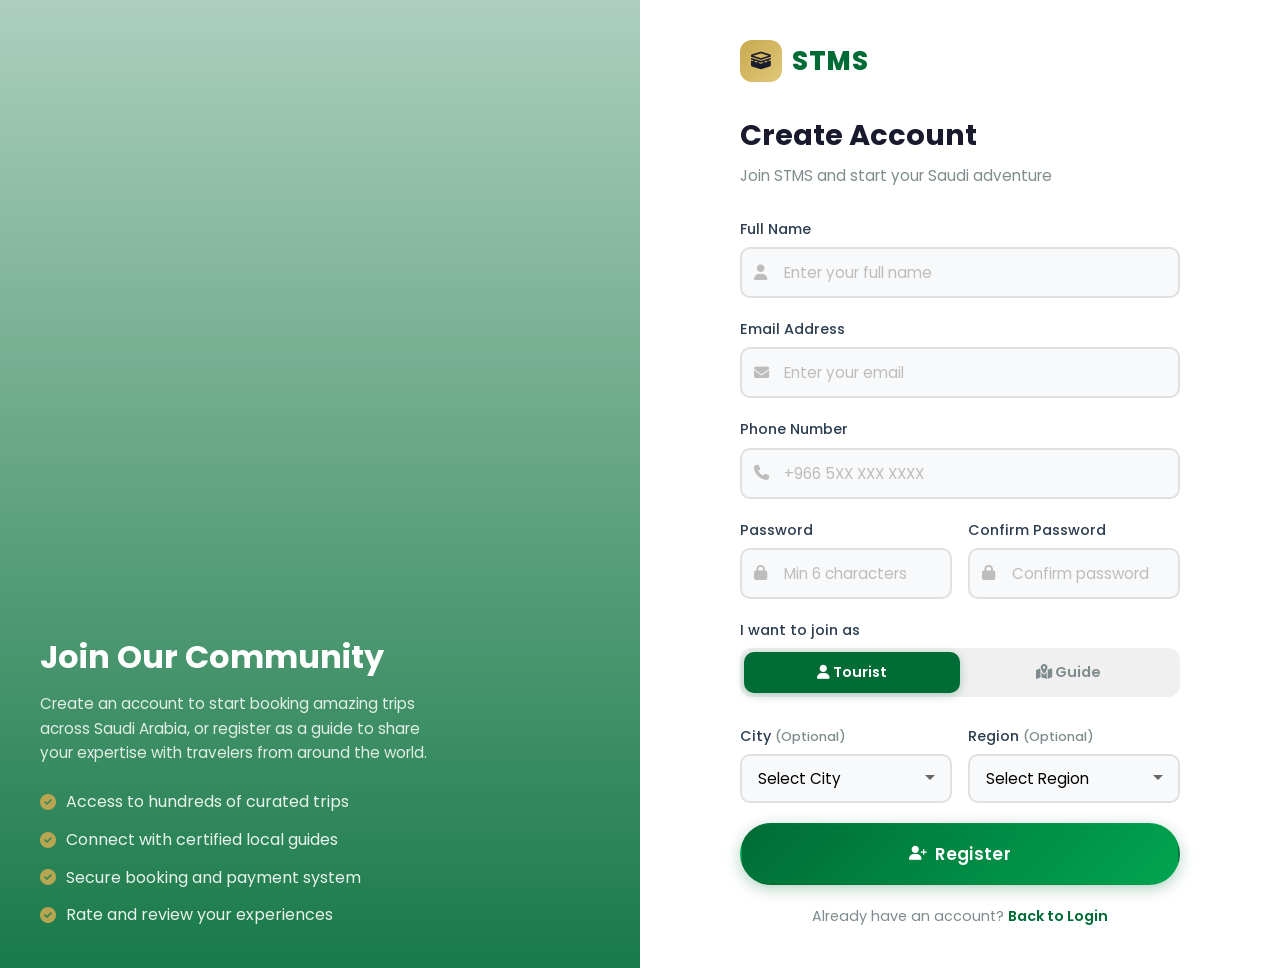
<file: register.html>
<!DOCTYPE html>
<html lang="en">
<head>
    <meta charset="UTF-8">
    <meta name="viewport" content="width=device-width, initial-scale=1.0">
    <title>Register - STMS</title>
    <link rel="stylesheet" href="css/style.css">
    <link rel="stylesheet" href="https://cdnjs.cloudflare.com/ajax/libs/font-awesome/6.5.0/css/all.min.css">
</head>
<body>

<div class="auth-page">
    <!-- Left Image Side -->
    <div class="auth-image">
        <div class="auth-image-bg" style="background-image: url('https://images.unsplash.com/photo-1578895101408-1a36b834405b?w=1200')"></div>
        <div class="auth-image-overlay"></div>
        <div class="auth-image-text">
            <h2 data-i18n="reg_join">Join Our Community</h2>
            <p data-i18n="reg_join_desc">Create an account to start booking amazing trips across Saudi Arabia, or register as a guide to share your expertise with travelers from around the world.</p>
            <div style="margin-top:24px;">
                <div style="display:flex; align-items:center; gap:10px; margin-bottom:12px; opacity:0.9;">
                    <i class="fas fa-check-circle" style="color:var(--gold);"></i>
                    <span data-i18n="reg_feat1">Access to hundreds of curated trips</span>
                </div>
                <div style="display:flex; align-items:center; gap:10px; margin-bottom:12px; opacity:0.9;">
                    <i class="fas fa-check-circle" style="color:var(--gold);"></i>
                    <span data-i18n="reg_feat2">Connect with certified local guides</span>
                </div>
                <div style="display:flex; align-items:center; gap:10px; margin-bottom:12px; opacity:0.9;">
                    <i class="fas fa-check-circle" style="color:var(--gold);"></i>
                    <span data-i18n="reg_feat3">Secure booking and payment system</span>
                </div>
                <div style="display:flex; align-items:center; gap:10px; opacity:0.9;">
                    <i class="fas fa-check-circle" style="color:var(--gold);"></i>
                    <span data-i18n="reg_feat4">Rate and review your experiences</span>
                </div>
            </div>
        </div>
    </div>

    <!-- Right Form Side -->
    <div class="auth-form-side">
        <div class="auth-form-container">
            <div style="display:flex; justify-content:space-between; align-items:center;">
                <a href="index.html" class="nav-logo">
                    <div class="logo-icon"><i class="fas fa-kaaba"></i></div>
                    STMS
                </a>
                <button class="lang-switch" onclick="toggleLang()">العربية</button>
            </div>

            <h1 data-i18n="reg_title">Create Account</h1>
            <p class="subtitle" data-i18n="reg_subtitle">Join STMS and start your Saudi adventure</p>

            <form id="registerForm" onsubmit="handleRegister(event)">
                <div class="form-group">
                    <label data-i18n="reg_name">Full Name</label>
                    <div class="input-icon-wrap">
                        <i class="fas fa-user"></i>
                        <input type="text" class="form-control" id="regName" required placeholder="Enter your full name" data-i18n-ph="reg_name_ph" oninput="this.value = this.value.replace(/[^A-Za-z\u0600-\u06FF\s]/g, '')" pattern="[A-Za-z\u0600-\u06FF\s]+" title="Name must contain letters only, no numbers or symbols">
                    </div>
                </div>

                <div class="form-group">
                    <label data-i18n="reg_email">Email Address</label>
                    <div class="input-icon-wrap">
                        <i class="fas fa-envelope"></i>
                        <input type="email" class="form-control" id="regEmail" required placeholder="Enter your email" data-i18n-ph="reg_email_ph">
                    </div>
                </div>

                <div class="form-group">
                    <label data-i18n="reg_phone">Phone Number</label>
                    <div class="input-icon-wrap">
                        <i class="fas fa-phone"></i>
                        <input type="tel" class="form-control" id="regPhone" placeholder="+966 5XX XXX XXXX" oninput="this.value = this.value.replace(/[^0-9+]/g, '').slice(0, 15)" pattern="[\+]?[0-9]{7,15}" title="Phone number must contain numbers only, max 15 digits">
                    </div>
                </div>

                <div class="form-row">
                    <div class="form-group">
                        <label data-i18n="reg_password">Password</label>
                        <div class="input-icon-wrap">
                            <i class="fas fa-lock"></i>
                            <input type="password" class="form-control" id="regPassword" required placeholder="Min 6 characters" data-i18n-ph="reg_pass_ph">
                        </div>
                    </div>
                    <div class="form-group">
                        <label data-i18n="reg_confirm">Confirm Password</label>
                        <div class="input-icon-wrap">
                            <i class="fas fa-lock"></i>
                            <input type="password" class="form-control" id="regConfirm" required placeholder="Confirm password" data-i18n-ph="reg_confirm_ph">
                        </div>
                    </div>
                </div>

                <div class="form-group">
                    <label data-i18n="reg_join_as">I want to join as</label>
                    <div class="role-tabs">
                        <button type="button" class="role-tab active" onclick="selectRegRole('tourist', this)">
                            <i class="fas fa-user"></i> <span data-i18n="reg_tourist">Tourist</span>
                        </button>
                        <button type="button" class="role-tab" onclick="selectRegRole('guide', this)">
                            <i class="fas fa-map-marked-alt"></i> <span data-i18n="reg_guide">Guide</span>
                        </button>
                    </div>
                    <input type="hidden" id="regRole" value="tourist">
                </div>

                <div class="form-row">
                    <div class="form-group">
                        <label><span data-i18n="reg_city">City</span> <span style="color:var(--text-light);font-size:0.8rem;" data-i18n="reg_optional">(Optional)</span></label>
                        <select class="form-control" id="regCity">
                            <option value="">Select City</option>
                            <option value="Riyadh">Riyadh</option>
                            <option value="Jeddah">Jeddah</option>
                            <option value="Makkah">Makkah</option>
                            <option value="Madinah">Madinah</option>
                            <option value="Dammam">Dammam</option>
                            <option value="Abha">Abha</option>
                            <option value="Tabuk">Tabuk</option>
                            <option value="AlUla">AlUla</option>
                            <option value="Taif">Taif</option>
                            <option value="Yanbu">Yanbu</option>
                        </select>
                    </div>
                    <div class="form-group">
                        <label><span data-i18n="reg_region">Region</span> <span style="color:var(--text-light);font-size:0.8rem;" data-i18n="reg_optional">(Optional)</span></label>
                        <select class="form-control" id="regRegion">
                            <option value="">Select Region</option>
                            <option value="Central">Central</option>
                            <option value="Western">Western</option>
                            <option value="Eastern">Eastern</option>
                            <option value="Southern">Southern</option>
                            <option value="Northern">Northern</option>
                        </select>
                    </div>
                </div>

                <div class="form-error" id="regError" style="text-align:center; margin-bottom:16px;"></div>

                <button type="submit" class="btn btn-primary btn-block btn-lg" id="regBtn">
                    <i class="fas fa-user-plus"></i> <span data-i18n="reg_btn">Register</span>
                </button>
            </form>

            <div class="form-footer">
                <p><span data-i18n="reg_has_account">Already have an account?</span> <a href="login.html" data-i18n="reg_back_login">Back to Login</a></p>
            </div>
        </div>
    </div>
</div>

<script src="js/app.js"></script>
<script>
    function selectRegRole(role, el) {
        document.getElementById('regRole').value = role;
        document.querySelectorAll('.role-tab').forEach(t => t.classList.remove('active'));
        el.classList.add('active');
    }

    function handleRegister(e) {
        e.preventDefault();
        const errorEl = document.getElementById('regError');
        const btn = document.getElementById('regBtn');
        errorEl.classList.remove('show');

        const data = {
            full_name: document.getElementById('regName').value.trim(),
            email: document.getElementById('regEmail').value.trim(),
            phone: document.getElementById('regPhone').value.trim(),
            password: document.getElementById('regPassword').value,
            confirm_password: document.getElementById('regConfirm').value,
            role: document.getElementById('regRole').value,
            city: document.getElementById('regCity').value,
            region: document.getElementById('regRegion').value
        };

        // Validate name: letters only
        if (!/^[A-Za-z؀-ۿ\s]+$/.test(data.full_name)) {
            errorEl.textContent = t('err_name_letters');
            errorEl.classList.add('show');
            return;
        }

        // Validate phone: numbers only
        if (data.phone && !/^[\+]?[0-9\s\-]{7,15}$/.test(data.phone)) {
            errorEl.textContent = t('err_phone_numbers');
            errorEl.classList.add('show');
            return;
        }

        if (!data.full_name || !data.email || !data.password) {
            errorEl.textContent = t('err_fill_required');
            errorEl.classList.add('show');
            return;
        }

        if (data.password.length < 6) {
            errorEl.textContent = t('err_pass_length');
            errorEl.classList.add('show');
            return;
        }

        if (data.password !== data.confirm_password) {
            errorEl.textContent = t('err_pass_match');
            errorEl.classList.add('show');
            return;
        }

        btn.innerHTML = '<i class="fas fa-spinner fa-spin"></i> ' + t('reg_creating');
        btn.disabled = true;

        fetch('php/auth.php?action=register', {
            method: 'POST',
            headers: { 'Content-Type': 'application/json' },
            body: JSON.stringify(data)
        })
        .then(r => r.json())
        .then(res => {
            if (res.success) {
                alert(t('err_reg_success'));
                window.location.href = 'login.html';
            } else {
                errorEl.textContent = res.message;
                errorEl.classList.add('show');
                btn.innerHTML = '<i class="fas fa-user-plus"></i> ' + t('reg_btn');
                btn.disabled = false;
            }
        })
        .catch(() => {
            errorEl.textContent = t('err_connection');
            errorEl.classList.add('show');
            btn.innerHTML = '<i class="fas fa-user-plus"></i> ' + t('reg_btn');
            btn.disabled = false;
        });
    }
</script>
</body>
</html>
</file>
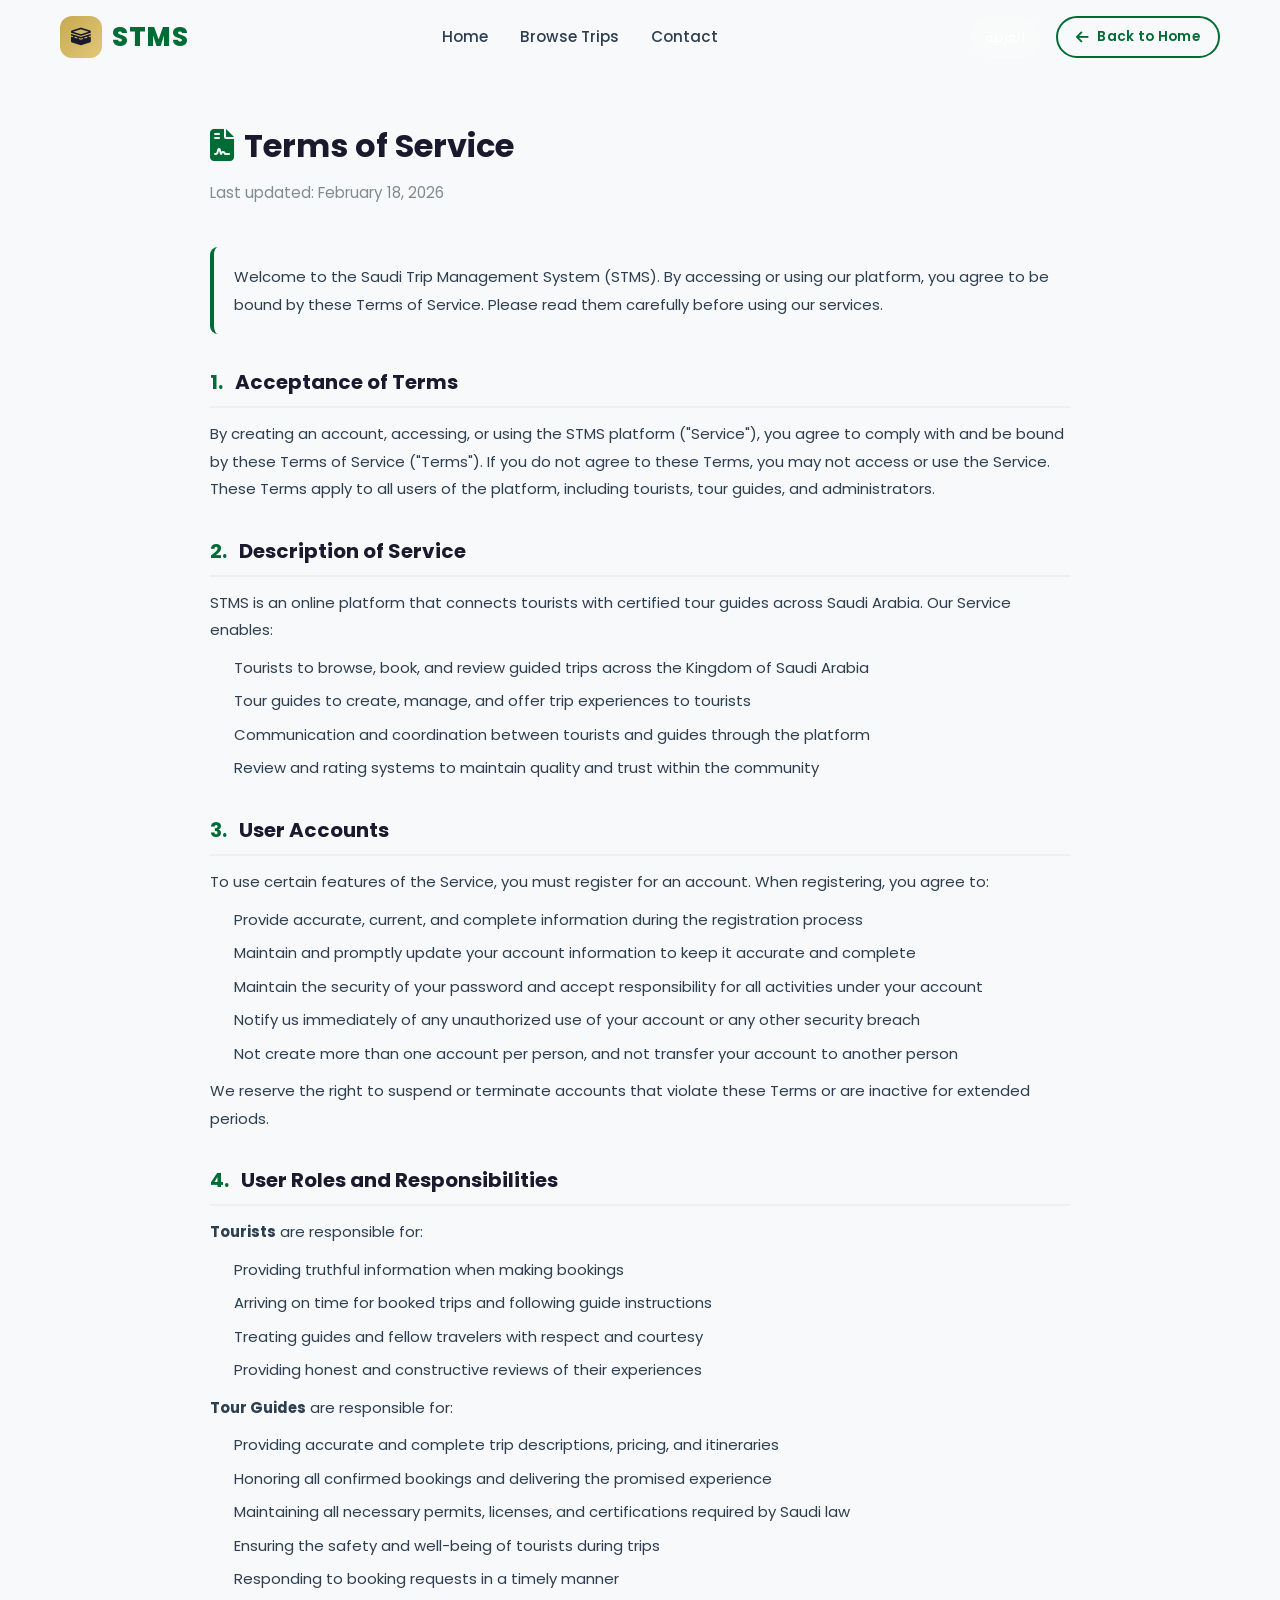
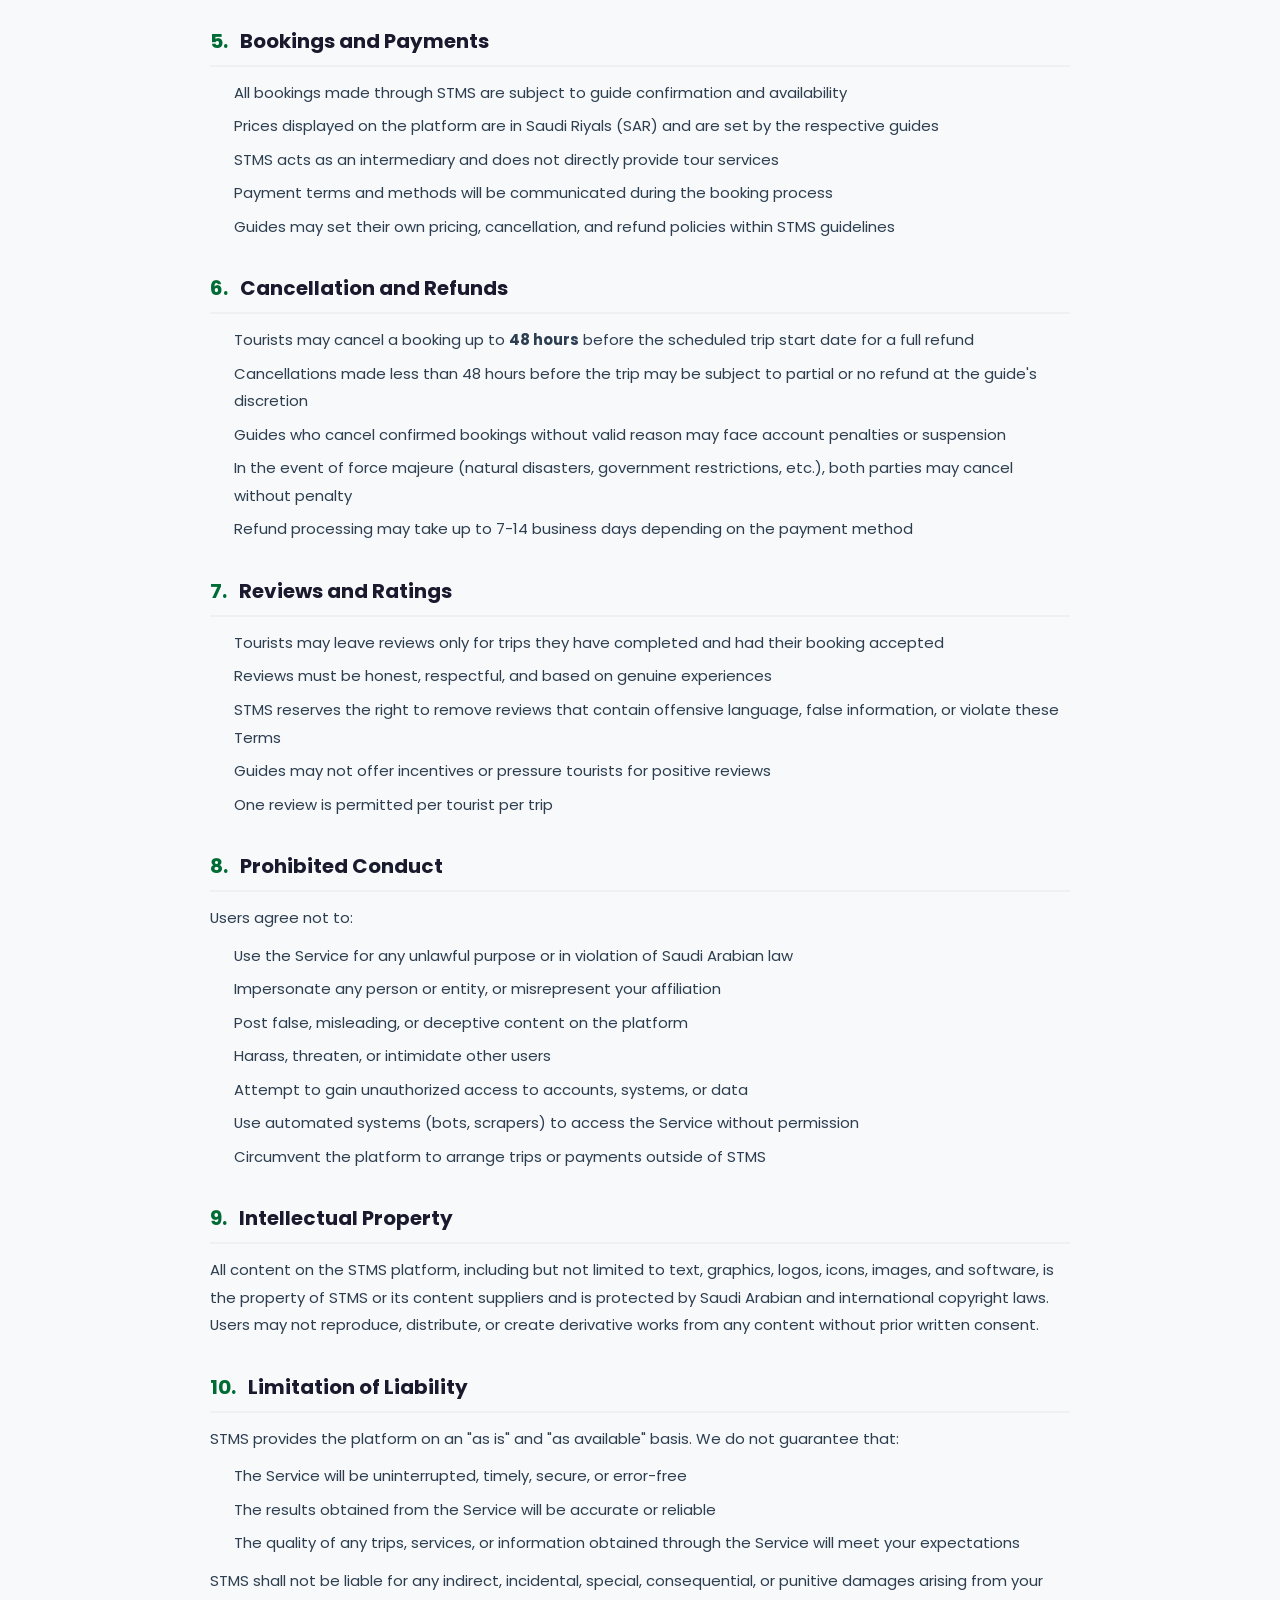
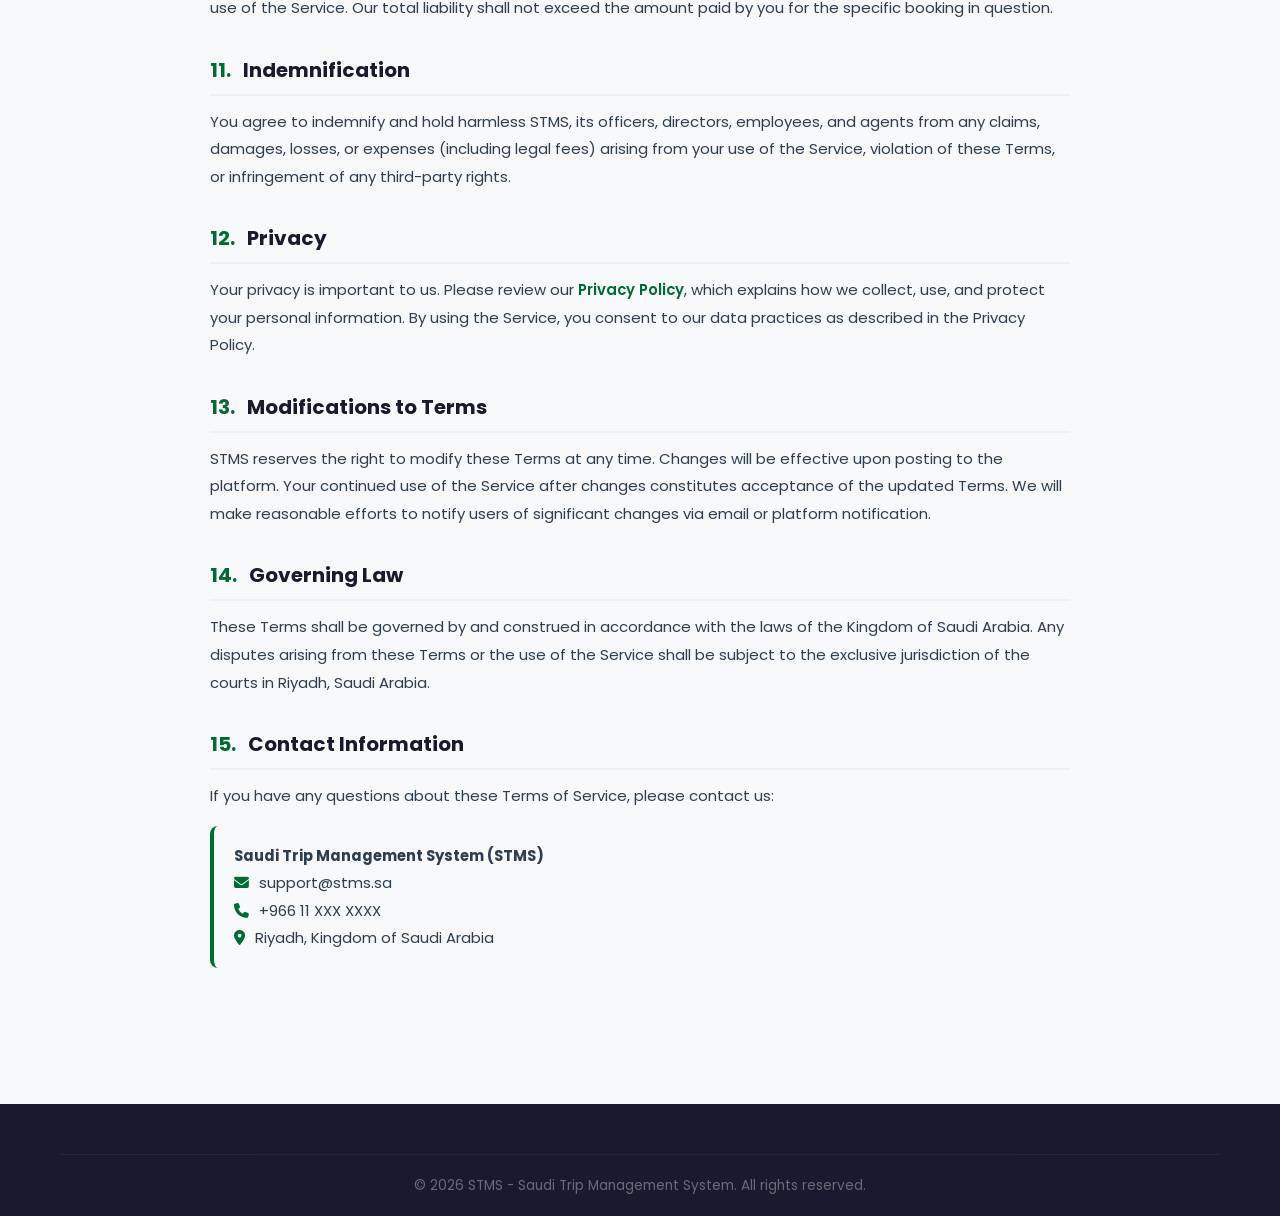
<file: terms.html>
<!DOCTYPE html>
<html lang="en">
<head>
    <meta charset="UTF-8">
    <meta name="viewport" content="width=device-width, initial-scale=1.0">
    <title>Terms of Service - STMS</title>
    <link rel="stylesheet" href="css/style.css">
    <link rel="stylesheet" href="https://cdnjs.cloudflare.com/ajax/libs/font-awesome/6.5.0/css/all.min.css">
    <style>
        .legal-page { max-width: 900px; margin: 0 auto; padding: 40px 20px 60px; }
        .legal-page h1 { color: var(--dark); font-size: 2rem; margin-bottom: 8px; }
        .legal-page .subtitle { color: var(--text-light); margin-bottom: 40px; font-size: 0.95rem; }
        .legal-page h2 { color: var(--dark); font-size: 1.25rem; margin: 32px 0 12px; padding-bottom: 8px; border-bottom: 2px solid var(--gray-100); }
        .legal-page h2 .num { color: var(--primary); margin-right: 8px; }
        .legal-page p, .legal-page li { color: var(--text); line-height: 1.85; font-size: 0.93rem; }
        .legal-page ul { padding-left: 24px; margin: 10px 0; }
        .legal-page li { margin-bottom: 6px; }
        .legal-page .highlight-box { background: var(--gray-50); border-left: 4px solid var(--primary); border-radius: 8px; padding: 16px 20px; margin: 16px 0; }
        .legal-page .highlight-box p { margin: 0; }
        .lang-en, .lang-ar { display: none; }
        body:not(.rtl) .lang-en { display: block; }
        body.rtl .lang-ar { display: block; }
        body.rtl .legal-page .highlight-box { border-left: none; border-right: 4px solid var(--primary); }
        body.rtl .legal-page ul { padding-left: 0; padding-right: 24px; }
    </style>
</head>
<body>

<!-- Navbar -->
<nav class="navbar scrolled" id="navbar">
    <div class="container">
        <a href="index.html" class="nav-logo" style="color:var(--primary);">
            <div class="logo-icon"><i class="fas fa-kaaba"></i></div>
            STMS
        </a>
        <div class="nav-links" id="navLinks">
            <a href="index.html" style="color:var(--text);" data-i18n="nav_home">Home</a>
            <a href="trips.html" style="color:var(--text);" data-i18n="nav_browse">Browse Trips</a>
            <a href="index.html#contact" style="color:var(--text);" data-i18n="nav_contact">Contact</a>
        </div>
        <div class="nav-right">
            <button class="lang-switch" onclick="toggleLang()">العربية</button>
            <a href="index.html" class="btn btn-outline-primary btn-sm">
                <i class="fas fa-arrow-left"></i> <span data-i18n="nav_back_home">Back to Home</span>
            </a>
        </div>
    </div>
</nav>

<!-- Content -->
<div style="margin-top: 80px;">
    <div class="legal-page">

        <!-- ===== ENGLISH VERSION ===== -->
        <div class="lang-en">
            <h1><i class="fas fa-file-contract" style="color:var(--primary); margin-right:10px;"></i>Terms of Service</h1>
            <p class="subtitle">Last updated: February 18, 2026</p>

            <div class="highlight-box">
                <p>Welcome to the Saudi Trip Management System (STMS). By accessing or using our platform, you agree to be bound by these Terms of Service. Please read them carefully before using our services.</p>
            </div>

            <h2><span class="num">1.</span> Acceptance of Terms</h2>
            <p>By creating an account, accessing, or using the STMS platform ("Service"), you agree to comply with and be bound by these Terms of Service ("Terms"). If you do not agree to these Terms, you may not access or use the Service. These Terms apply to all users of the platform, including tourists, tour guides, and administrators.</p>

            <h2><span class="num">2.</span> Description of Service</h2>
            <p>STMS is an online platform that connects tourists with certified tour guides across Saudi Arabia. Our Service enables:</p>
            <ul>
                <li>Tourists to browse, book, and review guided trips across the Kingdom of Saudi Arabia</li>
                <li>Tour guides to create, manage, and offer trip experiences to tourists</li>
                <li>Communication and coordination between tourists and guides through the platform</li>
                <li>Review and rating systems to maintain quality and trust within the community</li>
            </ul>

            <h2><span class="num">3.</span> User Accounts</h2>
            <p>To use certain features of the Service, you must register for an account. When registering, you agree to:</p>
            <ul>
                <li>Provide accurate, current, and complete information during the registration process</li>
                <li>Maintain and promptly update your account information to keep it accurate and complete</li>
                <li>Maintain the security of your password and accept responsibility for all activities under your account</li>
                <li>Notify us immediately of any unauthorized use of your account or any other security breach</li>
                <li>Not create more than one account per person, and not transfer your account to another person</li>
            </ul>
            <p>We reserve the right to suspend or terminate accounts that violate these Terms or are inactive for extended periods.</p>

            <h2><span class="num">4.</span> User Roles and Responsibilities</h2>
            <p><strong>Tourists</strong> are responsible for:</p>
            <ul>
                <li>Providing truthful information when making bookings</li>
                <li>Arriving on time for booked trips and following guide instructions</li>
                <li>Treating guides and fellow travelers with respect and courtesy</li>
                <li>Providing honest and constructive reviews of their experiences</li>
            </ul>
            <p><strong>Tour Guides</strong> are responsible for:</p>
            <ul>
                <li>Providing accurate and complete trip descriptions, pricing, and itineraries</li>
                <li>Honoring all confirmed bookings and delivering the promised experience</li>
                <li>Maintaining all necessary permits, licenses, and certifications required by Saudi law</li>
                <li>Ensuring the safety and well-being of tourists during trips</li>
                <li>Responding to booking requests in a timely manner</li>
            </ul>

            <h2><span class="num">5.</span> Bookings and Payments</h2>
            <ul>
                <li>All bookings made through STMS are subject to guide confirmation and availability</li>
                <li>Prices displayed on the platform are in Saudi Riyals (SAR) and are set by the respective guides</li>
                <li>STMS acts as an intermediary and does not directly provide tour services</li>
                <li>Payment terms and methods will be communicated during the booking process</li>
                <li>Guides may set their own pricing, cancellation, and refund policies within STMS guidelines</li>
            </ul>

            <h2><span class="num">6.</span> Cancellation and Refunds</h2>
            <ul>
                <li>Tourists may cancel a booking up to <strong>48 hours</strong> before the scheduled trip start date for a full refund</li>
                <li>Cancellations made less than 48 hours before the trip may be subject to partial or no refund at the guide's discretion</li>
                <li>Guides who cancel confirmed bookings without valid reason may face account penalties or suspension</li>
                <li>In the event of force majeure (natural disasters, government restrictions, etc.), both parties may cancel without penalty</li>
                <li>Refund processing may take up to 7-14 business days depending on the payment method</li>
            </ul>

            <h2><span class="num">7.</span> Reviews and Ratings</h2>
            <ul>
                <li>Tourists may leave reviews only for trips they have completed and had their booking accepted</li>
                <li>Reviews must be honest, respectful, and based on genuine experiences</li>
                <li>STMS reserves the right to remove reviews that contain offensive language, false information, or violate these Terms</li>
                <li>Guides may not offer incentives or pressure tourists for positive reviews</li>
                <li>One review is permitted per tourist per trip</li>
            </ul>

            <h2><span class="num">8.</span> Prohibited Conduct</h2>
            <p>Users agree not to:</p>
            <ul>
                <li>Use the Service for any unlawful purpose or in violation of Saudi Arabian law</li>
                <li>Impersonate any person or entity, or misrepresent your affiliation</li>
                <li>Post false, misleading, or deceptive content on the platform</li>
                <li>Harass, threaten, or intimidate other users</li>
                <li>Attempt to gain unauthorized access to accounts, systems, or data</li>
                <li>Use automated systems (bots, scrapers) to access the Service without permission</li>
                <li>Circumvent the platform to arrange trips or payments outside of STMS</li>
            </ul>

            <h2><span class="num">9.</span> Intellectual Property</h2>
            <p>All content on the STMS platform, including but not limited to text, graphics, logos, icons, images, and software, is the property of STMS or its content suppliers and is protected by Saudi Arabian and international copyright laws. Users may not reproduce, distribute, or create derivative works from any content without prior written consent.</p>

            <h2><span class="num">10.</span> Limitation of Liability</h2>
            <p>STMS provides the platform on an "as is" and "as available" basis. We do not guarantee that:</p>
            <ul>
                <li>The Service will be uninterrupted, timely, secure, or error-free</li>
                <li>The results obtained from the Service will be accurate or reliable</li>
                <li>The quality of any trips, services, or information obtained through the Service will meet your expectations</li>
            </ul>
            <p>STMS shall not be liable for any indirect, incidental, special, consequential, or punitive damages arising from your use of the Service. Our total liability shall not exceed the amount paid by you for the specific booking in question.</p>

            <h2><span class="num">11.</span> Indemnification</h2>
            <p>You agree to indemnify and hold harmless STMS, its officers, directors, employees, and agents from any claims, damages, losses, or expenses (including legal fees) arising from your use of the Service, violation of these Terms, or infringement of any third-party rights.</p>

            <h2><span class="num">12.</span> Privacy</h2>
            <p>Your privacy is important to us. Please review our <a href="privacy.html" style="color:var(--primary); font-weight:600;">Privacy Policy</a>, which explains how we collect, use, and protect your personal information. By using the Service, you consent to our data practices as described in the Privacy Policy.</p>

            <h2><span class="num">13.</span> Modifications to Terms</h2>
            <p>STMS reserves the right to modify these Terms at any time. Changes will be effective upon posting to the platform. Your continued use of the Service after changes constitutes acceptance of the updated Terms. We will make reasonable efforts to notify users of significant changes via email or platform notification.</p>

            <h2><span class="num">14.</span> Governing Law</h2>
            <p>These Terms shall be governed by and construed in accordance with the laws of the Kingdom of Saudi Arabia. Any disputes arising from these Terms or the use of the Service shall be subject to the exclusive jurisdiction of the courts in Riyadh, Saudi Arabia.</p>

            <h2><span class="num">15.</span> Contact Information</h2>
            <p>If you have any questions about these Terms of Service, please contact us:</p>
            <div class="highlight-box">
                <p><strong>Saudi Trip Management System (STMS)</strong></p>
                <p><i class="fas fa-envelope" style="color:var(--primary); margin-right:6px;"></i> support@stms.sa</p>
                <p><i class="fas fa-phone" style="color:var(--primary); margin-right:6px;"></i> +966 11 XXX XXXX</p>
                <p><i class="fas fa-map-marker-alt" style="color:var(--primary); margin-right:6px;"></i> Riyadh, Kingdom of Saudi Arabia</p>
            </div>
        </div>

        <!-- ===== ARABIC VERSION ===== -->
        <div class="lang-ar">
            <h1><i class="fas fa-file-contract" style="color:var(--primary); margin-left:10px;"></i>شروط الخدمة</h1>
            <p class="subtitle">آخر تحديث: 18 فبراير 2026</p>

            <div class="highlight-box">
                <p>مرحبًا بكم في نظام إدارة الرحلات السياحية السعودية (STMS). باستخدامك أو وصولك إلى منصتنا، فإنك توافق على الالتزام بشروط الخدمة هذه. يرجى قراءتها بعناية قبل استخدام خدماتنا.</p>
            </div>

            <h2><span class="num">١.</span> قبول الشروط</h2>
            <p>بإنشائك حسابًا أو وصولك أو استخدامك لمنصة STMS ("الخدمة")، فإنك توافق على الامتثال والالتزام بشروط الخدمة هذه ("الشروط"). إذا كنت لا توافق على هذه الشروط، فلا يجوز لك الوصول إلى الخدمة أو استخدامها. تنطبق هذه الشروط على جميع مستخدمي المنصة، بما في ذلك السياح والمرشدين السياحيين والمسؤولين.</p>

            <h2><span class="num">٢.</span> وصف الخدمة</h2>
            <p>STMS هي منصة إلكترونية تربط السياح بمرشدين سياحيين معتمدين في جميع أنحاء المملكة العربية السعودية. تتيح خدمتنا:</p>
            <ul>
                <li>للسياح تصفح وحجز ومراجعة الرحلات المصحوبة بمرشدين في أنحاء المملكة العربية السعودية</li>
                <li>للمرشدين السياحيين إنشاء وإدارة وتقديم تجارب الرحلات للسياح</li>
                <li>التواصل والتنسيق بين السياح والمرشدين من خلال المنصة</li>
                <li>أنظمة المراجعة والتقييم للحفاظ على الجودة والثقة داخل المجتمع</li>
            </ul>

            <h2><span class="num">٣.</span> حسابات المستخدمين</h2>
            <p>لاستخدام ميزات معينة من الخدمة، يجب عليك التسجيل للحصول على حساب. عند التسجيل، فإنك توافق على:</p>
            <ul>
                <li>تقديم معلومات دقيقة وحديثة وكاملة أثناء عملية التسجيل</li>
                <li>الحفاظ على معلومات حسابك وتحديثها فورًا لإبقائها دقيقة وكاملة</li>
                <li>الحفاظ على أمان كلمة المرور الخاصة بك وقبول المسؤولية عن جميع الأنشطة التي تتم تحت حسابك</li>
                <li>إخطارنا فورًا بأي استخدام غير مصرح به لحسابك أو أي خرق أمني آخر</li>
                <li>عدم إنشاء أكثر من حساب واحد لكل شخص، وعدم نقل حسابك إلى شخص آخر</li>
            </ul>
            <p>نحتفظ بالحق في تعليق أو إنهاء الحسابات التي تنتهك هذه الشروط أو غير النشطة لفترات طويلة.</p>

            <h2><span class="num">٤.</span> أدوار المستخدمين ومسؤولياتهم</h2>
            <p><strong>السياح</strong> مسؤولون عن:</p>
            <ul>
                <li>تقديم معلومات صادقة عند إجراء الحجوزات</li>
                <li>الحضور في الوقت المحدد للرحلات المحجوزة واتباع تعليمات المرشد</li>
                <li>معاملة المرشدين والمسافرين الآخرين باحترام ولباقة</li>
                <li>تقديم مراجعات صادقة وبنّاءة عن تجاربهم</li>
            </ul>
            <p><strong>المرشدون السياحيون</strong> مسؤولون عن:</p>
            <ul>
                <li>تقديم أوصاف دقيقة وكاملة للرحلات والأسعار وبرامج الرحلات</li>
                <li>الوفاء بجميع الحجوزات المؤكدة وتقديم التجربة الموعودة</li>
                <li>الحفاظ على جميع التصاريح والتراخيص والشهادات اللازمة وفقًا للقانون السعودي</li>
                <li>ضمان سلامة ورفاهية السياح أثناء الرحلات</li>
                <li>الاستجابة لطلبات الحجز في الوقت المناسب</li>
            </ul>

            <h2><span class="num">٥.</span> الحجوزات والمدفوعات</h2>
            <ul>
                <li>جميع الحجوزات التي تتم عبر STMS تخضع لتأكيد المرشد والتوافر</li>
                <li>الأسعار المعروضة على المنصة بالريال السعودي (SAR) ويحددها المرشدون المعنيون</li>
                <li>تعمل STMS كوسيط ولا تقدم خدمات سياحية مباشرة</li>
                <li>سيتم إبلاغ شروط وطرق الدفع أثناء عملية الحجز</li>
                <li>يمكن للمرشدين تحديد أسعارهم وسياسات الإلغاء والاسترداد الخاصة بهم ضمن إرشادات STMS</li>
            </ul>

            <h2><span class="num">٦.</span> الإلغاء والاسترداد</h2>
            <ul>
                <li>يمكن للسياح إلغاء الحجز قبل <strong>48 ساعة</strong> من موعد بدء الرحلة المقرر لاسترداد كامل المبلغ</li>
                <li>الإلغاءات التي تتم قبل أقل من 48 ساعة من الرحلة قد تخضع لاسترداد جزئي أو عدم استرداد حسب تقدير المرشد</li>
                <li>المرشدون الذين يلغون حجوزات مؤكدة دون سبب وجيه قد يواجهون عقوبات أو تعليق للحساب</li>
                <li>في حالة القوة القاهرة (الكوارث الطبيعية، القيود الحكومية، إلخ)، يمكن لكلا الطرفين الإلغاء دون غرامة</li>
                <li>قد تستغرق معالجة الاسترداد من 7 إلى 14 يوم عمل حسب طريقة الدفع</li>
            </ul>

            <h2><span class="num">٧.</span> المراجعات والتقييمات</h2>
            <ul>
                <li>يمكن للسياح ترك مراجعات فقط للرحلات التي أكملوها وتم قبول حجزهم فيها</li>
                <li>يجب أن تكون المراجعات صادقة ومحترمة ومبنية على تجارب حقيقية</li>
                <li>تحتفظ STMS بالحق في إزالة المراجعات التي تحتوي على لغة مسيئة أو معلومات كاذبة أو تنتهك هذه الشروط</li>
                <li>لا يجوز للمرشدين تقديم حوافز أو الضغط على السياح للحصول على مراجعات إيجابية</li>
                <li>يُسمح بمراجعة واحدة لكل سائح لكل رحلة</li>
            </ul>

            <h2><span class="num">٨.</span> السلوك المحظور</h2>
            <p>يوافق المستخدمون على عدم:</p>
            <ul>
                <li>استخدام الخدمة لأي غرض غير قانوني أو بما يخالف القانون السعودي</li>
                <li>انتحال شخصية أي شخص أو كيان، أو تحريف انتمائك</li>
                <li>نشر محتوى كاذب أو مضلل أو خادع على المنصة</li>
                <li>مضايقة أو تهديد أو ترهيب مستخدمين آخرين</li>
                <li>محاولة الوصول غير المصرح به إلى الحسابات أو الأنظمة أو البيانات</li>
                <li>استخدام أنظمة آلية (روبوتات، أدوات كشط) للوصول إلى الخدمة دون إذن</li>
                <li>التحايل على المنصة لترتيب رحلات أو مدفوعات خارج STMS</li>
            </ul>

            <h2><span class="num">٩.</span> الملكية الفكرية</h2>
            <p>جميع المحتوى على منصة STMS، بما في ذلك على سبيل المثال لا الحصر النصوص والرسومات والشعارات والأيقونات والصور والبرمجيات، هو ملك لـ STMS أو مورديها ومحمي بموجب قوانين حقوق النشر السعودية والدولية. لا يجوز للمستخدمين استنساخ أو توزيع أو إنشاء أعمال مشتقة من أي محتوى دون موافقة خطية مسبقة.</p>

            <h2><span class="num">١٠.</span> تحديد المسؤولية</h2>
            <p>تقدم STMS المنصة على أساس "كما هي" و"حسب التوافر". لا نضمن أن:</p>
            <ul>
                <li>الخدمة ستكون بدون انقطاع أو في الوقت المناسب أو آمنة أو خالية من الأخطاء</li>
                <li>النتائج المحصلة من الخدمة ستكون دقيقة أو موثوقة</li>
                <li>جودة أي رحلات أو خدمات أو معلومات محصلة من الخدمة ستلبي توقعاتك</li>
            </ul>
            <p>لن تكون STMS مسؤولة عن أي أضرار غير مباشرة أو عرضية أو خاصة أو تبعية أو عقابية ناتجة عن استخدامك للخدمة. لن تتجاوز مسؤوليتنا الإجمالية المبلغ الذي دفعته مقابل الحجز المحدد المعني.</p>

            <h2><span class="num">١١.</span> التعويض</h2>
            <p>توافق على تعويض وإبراء ذمة STMS ومسؤوليها ومديريها وموظفيها ووكلائها من أي مطالبات أو أضرار أو خسائر أو نفقات (بما في ذلك الرسوم القانونية) الناشئة عن استخدامك للخدمة أو انتهاكك لهذه الشروط أو انتهاك أي حقوق لطرف ثالث.</p>

            <h2><span class="num">١٢.</span> الخصوصية</h2>
            <p>خصوصيتك مهمة بالنسبة لنا. يرجى مراجعة <a href="privacy.html" style="color:var(--primary); font-weight:600;">سياسة الخصوصية</a> الخاصة بنا، والتي توضح كيفية جمعنا واستخدامنا وحماية معلوماتك الشخصية. باستخدامك للخدمة، فإنك توافق على ممارسات البيانات لدينا كما هو موضح في سياسة الخصوصية.</p>

            <h2><span class="num">١٣.</span> تعديل الشروط</h2>
            <p>تحتفظ STMS بالحق في تعديل هذه الشروط في أي وقت. ستكون التغييرات سارية فور نشرها على المنصة. استمرارك في استخدام الخدمة بعد التغييرات يعني قبولك للشروط المحدثة. سنبذل جهودًا معقولة لإخطار المستخدمين بالتغييرات الجوهرية عبر البريد الإلكتروني أو إشعار على المنصة.</p>

            <h2><span class="num">١٤.</span> القانون الحاكم</h2>
            <p>تخضع هذه الشروط وتُفسَّر وفقًا لقوانين المملكة العربية السعودية. أي نزاعات ناشئة عن هذه الشروط أو استخدام الخدمة تخضع للاختصاص القضائي الحصري لمحاكم الرياض، المملكة العربية السعودية.</p>

            <h2><span class="num">١٥.</span> معلومات الاتصال</h2>
            <p>إذا كانت لديك أي أسئلة حول شروط الخدمة هذه، يرجى التواصل معنا:</p>
            <div class="highlight-box">
                <p><strong>نظام إدارة الرحلات السياحية السعودية (STMS)</strong></p>
                <p><i class="fas fa-envelope" style="color:var(--primary); margin-left:6px;"></i> support@stms.sa</p>
                <p><i class="fas fa-phone" style="color:var(--primary); margin-left:6px;"></i> +966 11 XXX XXXX</p>
                <p><i class="fas fa-map-marker-alt" style="color:var(--primary); margin-left:6px;"></i> الرياض، المملكة العربية السعودية</p>
            </div>
        </div>

    </div>
</div>

<!-- Footer -->
<footer class="footer">
    <div class="container">
        <div class="footer-bottom">
            <span data-i18n="footer_copy">&copy; 2026 STMS - Saudi Trip Management System. All rights reserved.</span>
        </div>
    </div>
</footer>

<script src="js/app.js"></script>
</body>
</html>
</file>
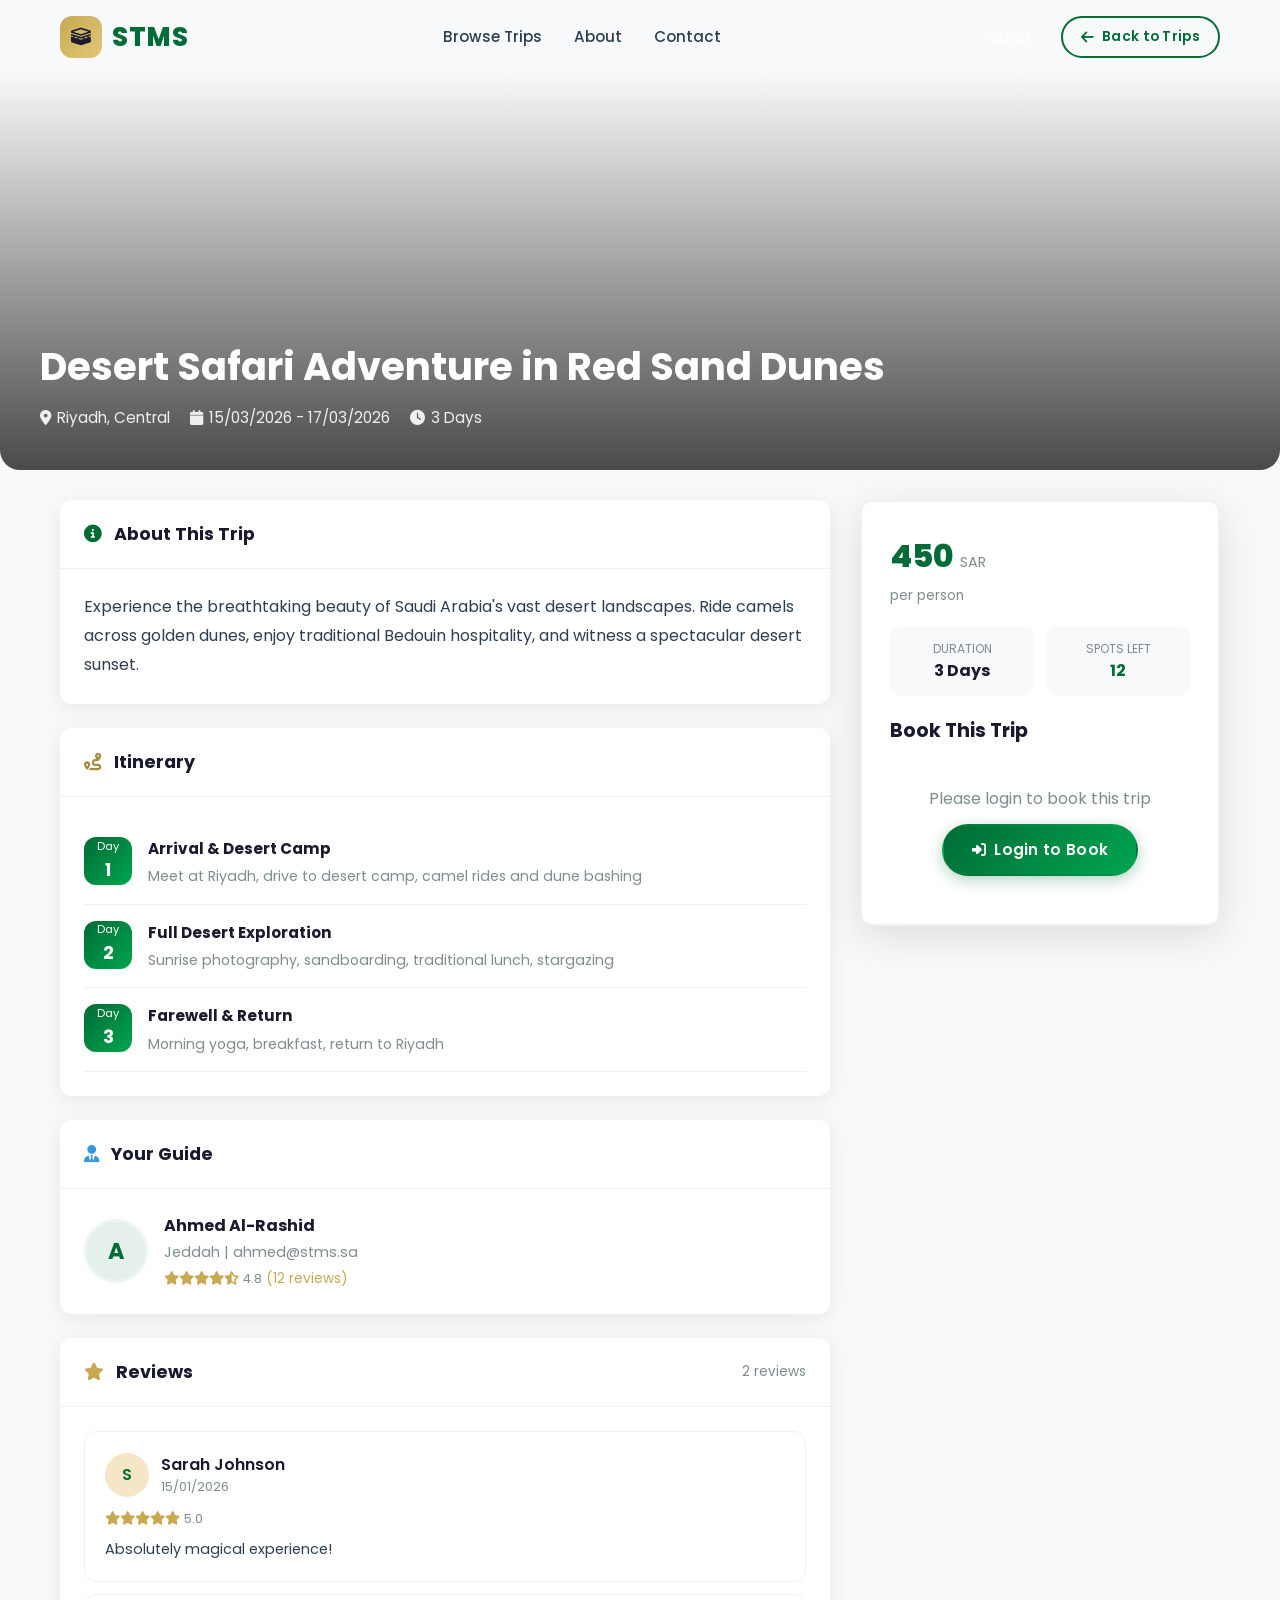
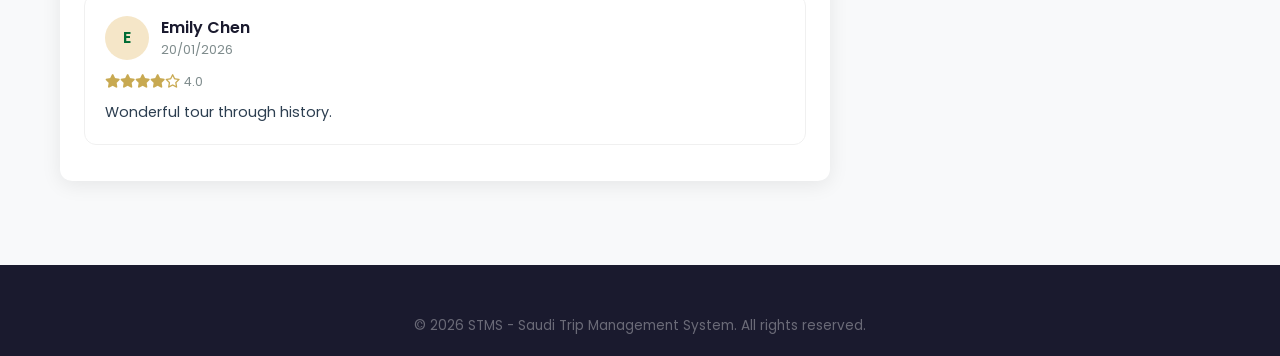
<file: trip-details.html>
<!DOCTYPE html>
<html lang="en">
<head>
    <meta charset="UTF-8">
    <meta name="viewport" content="width=device-width, initial-scale=1.0">
    <title>Trip Details - STMS</title>
    <link rel="stylesheet" href="css/style.css">
    <link rel="stylesheet" href="https://cdnjs.cloudflare.com/ajax/libs/font-awesome/6.5.0/css/all.min.css">
</head>
<body>

<!-- Navbar -->
<nav class="navbar scrolled" id="navbar">
    <div class="container">
        <a href="index.html" class="nav-logo" style="color:var(--primary);">
            <div class="logo-icon"><i class="fas fa-kaaba"></i></div>
            STMS
        </a>
        <div class="nav-links" id="navLinks">
            <a href="trips.html" style="color:var(--text);" data-i18n="nav_browse">Browse Trips</a>
            <a href="index.html#about" style="color:var(--text);" data-i18n="nav_about">About</a>
            <a href="index.html#contact" style="color:var(--text);" data-i18n="nav_contact">Contact</a>
        </div>
        <div class="nav-right">
            <button class="lang-switch" onclick="toggleLang()">العربية</button>
            <a href="trips.html" class="btn btn-outline-primary btn-sm">
                <i class="fas fa-arrow-left"></i> <span data-i18n="nav_back_trips">Back to Trips</span>
            </a>
        </div>
    </div>
</nav>

<!-- Trip Hero -->
<div class="trip-hero" id="tripHero" style="margin-top:70px;">
    <div class="trip-hero-overlay">
        <div class="trip-hero-text">
            <h1 id="tripTitle">Loading...</h1>
            <div class="trip-hero-meta" id="tripHeroMeta"></div>
        </div>
    </div>
</div>

<!-- Trip Detail Content -->
<div class="container">
    <div class="trip-detail-grid">
        <!-- Left Column - Details -->
        <div>
            <!-- Description -->
            <div class="card mb-3">
                <div class="card-header">
                    <h3><i class="fas fa-info-circle" style="color:var(--primary); margin-right:8px;"></i> <span data-i18n="td_about">About This Trip</span></h3>
                </div>
                <div class="card-body">
                    <p id="tripDescription" style="line-height:1.8; color:var(--text);"></p>
                </div>
            </div>

            <!-- Itinerary -->
            <div class="card mb-3">
                <div class="card-header">
                    <h3><i class="fas fa-route" style="color:var(--gold-dark); margin-right:8px;"></i> <span data-i18n="td_itinerary">Itinerary</span></h3>
                </div>
                <div class="card-body" id="itineraryContainer"></div>
            </div>

            <!-- Guide Info -->
            <div class="card mb-3">
                <div class="card-header">
                    <h3><i class="fas fa-user-tie" style="color:var(--info); margin-right:8px;"></i> <span data-i18n="td_guide">Your Guide</span></h3>
                </div>
                <div class="card-body">
                    <div style="display:flex; align-items:center; gap:16px;">
                        <div class="profile-avatar" style="width:64px;height:64px;font-size:1.4rem;border-radius:50%;background:rgba(0,108,53,0.1);color:var(--primary);display:flex;align-items:center;justify-content:center;font-weight:700;flex-shrink:0;" id="guideAvatar">G</div>
                        <div>
                            <h4 id="guideName" style="color:var(--dark); margin-bottom:2px;"></h4>
                            <p id="guideInfo" style="color:var(--text-light); font-size:0.9rem;"></p>
                            <div id="guideRating" style="color:var(--gold); font-size:0.85rem; margin-top:4px;"></div>
                        </div>
                    </div>
                </div>
            </div>

            <!-- Reviews -->
            <div class="card mb-3">
                <div class="card-header">
                    <h3><i class="fas fa-star" style="color:var(--gold); margin-right:8px;"></i> <span data-i18n="td_reviews">Reviews</span></h3>
                    <span id="reviewCount" style="color:var(--text-light); font-size:0.85rem;"></span>
                </div>
                <div class="card-body" id="reviewsContainer">
                    <p style="color:var(--text-light);">No reviews yet.</p>
                </div>

                <!-- Write a Review Form -->
                <div id="writeReviewSection" style="display:none; padding:20px; border-top:1px solid var(--gray-100);">
                    <h4 style="margin-bottom:16px;" data-i18n="bk_review_title">Rate This Trip</h4>
                    <div style="margin-bottom:12px;">
                        <div style="display:flex; gap:8px; font-size:1.8rem; margin-bottom:8px;" id="starRating">
                            <span class="star-btn" data-val="1" onclick="setRating(1)" style="cursor:pointer; color:var(--gray-300);">★</span>
                            <span class="star-btn" data-val="2" onclick="setRating(2)" style="cursor:pointer; color:var(--gray-300);">★</span>
                            <span class="star-btn" data-val="3" onclick="setRating(3)" style="cursor:pointer; color:var(--gray-300);">★</span>
                            <span class="star-btn" data-val="4" onclick="setRating(4)" style="cursor:pointer; color:var(--gray-300);">★</span>
                            <span class="star-btn" data-val="5" onclick="setRating(5)" style="cursor:pointer; color:var(--gray-300);">★</span>
                        </div>
                    </div>
                    <div class="form-group">
                        <label data-i18n="bk_review_comment">Your Comment (Optional)</label>
                        <textarea class="form-control" id="reviewComment" rows="3" placeholder="Share your experience..."></textarea>
                    </div>
                    <div class="form-error" id="reviewError"></div>
                    <div class="form-success" id="reviewSuccess" style="display:none; color:var(--primary); padding:8px;"></div>
                    <button class="btn btn-primary" onclick="submitReview()">
                        <i class="fas fa-star"></i> <span data-i18n="bk_review_submit">Submit Review</span>
                    </button>
                </div>
            </div>
        </div>

        <!-- Right Column - Booking Widget -->
        <div>
            <div class="booking-widget">
                <div class="booking-price" id="tripPrice">--</div>
                <p style="color:var(--text-light); font-size:0.85rem; margin-bottom:20px;" data-i18n="td_per_person">per person</p>

                <div style="display:flex; gap:12px; margin-bottom:20px;">
                    <div style="flex:1; background:var(--gray-50); border-radius:10px; padding:12px; text-align:center;">
                        <div style="font-size:0.75rem; color:var(--text-light); text-transform:uppercase;" data-i18n="td_duration">Duration</div>
                        <strong id="tripDuration" style="color:var(--dark);">--</strong>
                    </div>
                    <div style="flex:1; background:var(--gray-50); border-radius:10px; padding:12px; text-align:center;">
                        <div style="font-size:0.75rem; color:var(--text-light); text-transform:uppercase;" data-i18n="td_spots">Spots Left</div>
                        <strong id="tripSpots" style="color:var(--primary);">--</strong>
                    </div>
                </div>

                <h3 data-i18n="td_book">Book This Trip</h3>

                <form id="bookingForm" onsubmit="handleBooking(event)">
                    <div class="form-group">
                        <label data-i18n="td_select_date">Trip Date</label>
                        <input type="date" class="form-control" id="bookDate" required readonly style="background:var(--gray-50); cursor:not-allowed; color:var(--text-light);">
                        <small style="color:var(--text-light); font-size:0.78rem;"><i class="fas fa-lock" style="margin-right:4px;"></i>Fixed by the guide – cannot be changed</small>
                    </div>
                    <div class="form-group">
                        <label data-i18n="td_num_people">Number of People</label>
                        <select class="form-control" id="bookPeople">
                            <option value="1">1 Person</option>
                            <option value="2">2 People</option>
                            <option value="3">3 People</option>
                            <option value="4">4 People</option>
                            <option value="5">5 People</option>
                        </select>
                    </div>
                    <div class="form-group">
                        <label><span data-i18n="td_notes">Special Notes</span> <span style="color:var(--text-light);font-size:0.8rem;" data-i18n="td_notes_opt">(Optional)</span></label>
                        <textarea class="form-control" id="bookNotes" rows="2" placeholder="Any special requests..." data-i18n-ph="td_notes_ph"></textarea>
                    </div>

                    <div style="background:var(--gray-50); border-radius:10px; padding:14px; margin-bottom:20px;">
                        <div style="display:flex; justify-content:space-between; font-size:0.9rem; margin-bottom:6px;">
                            <span style="color:var(--text-light);">Price x <span id="calcPeople">1</span></span>
                            <strong id="calcTotal" style="color:var(--dark);">--</strong>
                        </div>
                    </div>

                    <button type="submit" class="btn btn-primary btn-block btn-lg" id="bookBtn">
                        <i class="fas fa-check-circle"></i> <span data-i18n="td_book_btn">Book Trip</span>
                    </button>
                </form>

                <div class="success-message mt-2" id="bookingSuccess">
                    <i class="fas fa-check-circle"></i>
                    <h4 data-i18n="td_booked_title">Booking Confirmed!</h4>
                    <p data-i18n="td_booked_desc">Your booking has been confirmed! You can view it in My Bookings. Note: Cancellation is free up to 24 hours before the trip.</p>
                </div>

                <div class="form-error mt-2" id="bookingError" style="text-align:center;"></div>

                <div id="loginPrompt" style="display:none; text-align:center; padding:20px 0;">
                    <p style="color:var(--text-light); margin-bottom:12px;" data-i18n="td_login_prompt">Please login to book this trip</p>
                    <a href="login.html" class="btn btn-primary">
                        <i class="fas fa-sign-in-alt"></i> <span data-i18n="td_login_btn">Login to Book</span>
                    </a>
                </div>
            </div>
        </div>
    </div>
</div>

<!-- Footer -->
<footer class="footer">
    <div class="container">
        <div class="footer-bottom" style="border:none; padding:0;">
            <span data-i18n="footer_copy">&copy; 2026 STMS - Saudi Trip Management System. All rights reserved.</span>
        </div>
    </div>
</footer>

<script src="js/app.js"></script>
<script>
    const urlParams = new URLSearchParams(window.location.search);
    const tripId = urlParams.get('id') || 1;
    let tripData = null;

    // Check auth
    checkAuth().then(user => {
        if (!user) {
            document.getElementById('bookingForm').style.display = 'none';
            document.getElementById('loginPrompt').style.display = 'block';
        }
    });

    // Load trip
    loadTripDetails();

    function loadTripDetails() {
        fetch(`php/trips.php?action=get&id=${tripId}`, { credentials: 'include' })
            .then(r => r.json())
            .then(data => {
                if (data.success) {
                    tripData = data.trip;
                    renderTrip(tripData);
                } else {
                    renderOfflineTrip();
                }
            })
            .catch(() => renderOfflineTrip());
    }

    function renderTrip(trip) {
        document.title = trip.title + ' - STMS';

        const heroEl = document.getElementById('tripHero');
        if (trip.cover_image) {
            heroEl.style.backgroundImage = `url('${trip.cover_image}')`;
            heroEl.style.backgroundSize = 'cover';
            heroEl.style.backgroundPosition = 'center';
        } else {
            heroEl.style.background = 'linear-gradient(135deg, var(--gray-100) 0%, var(--gray-200) 100%)';
            heroEl.style.display = 'flex';
            heroEl.style.alignItems = 'center';
            heroEl.style.justifyContent = 'center';
        }
        document.getElementById('tripTitle').textContent = trip.title;

        document.getElementById('tripHeroMeta').innerHTML = `
            <span><i class="fas fa-map-marker-alt"></i> ${trip.location_city}${trip.location_region ? ', ' + trip.location_region : ''}</span>
            <span><i class="fas fa-calendar"></i> ${formatDate(trip.start_date)} - ${formatDate(trip.end_date)}</span>
            <span><i class="fas fa-clock"></i> ${trip.duration || ''}</span>
        `;

        document.getElementById('tripDescription').textContent = trip.description;

        // Itinerary
        const itin = trip.itinerary || [];
        document.getElementById('itineraryContainer').innerHTML = itin.length ? itin.map(item => `
            <div class="itinerary-item">
                <div class="itinerary-day">
                    <span>Day</span>
                    <strong>${item.day}</strong>
                </div>
                <div class="itinerary-content">
                    <h4>${item.title}</h4>
                    <p>${item.desc}</p>
                </div>
            </div>
        `).join('') : '<p style="color:var(--text-light);">Itinerary details coming soon.</p>';

        // Guide
        document.getElementById('guideName').textContent = trip.guide_name;
        document.getElementById('guideAvatar').textContent = trip.guide_name ? trip.guide_name.charAt(0) : 'G';
        document.getElementById('guideInfo').textContent = `${trip.guide_city || ''} | ${trip.guide_email || ''}`;
        document.getElementById('guideRating').innerHTML = `${renderStars(trip.avg_rating || 0)} (${trip.review_count || 0} reviews)`;

        // Booking widget
        const price = parseFloat(trip.price);
        document.getElementById('tripPrice').innerHTML = `${price.toFixed(0)} <span>SAR</span>`;
        document.getElementById('tripDuration').textContent = trip.duration || calcDuration(trip.start_date, trip.end_date);
        const spotsLeft = Math.max(0, trip.max_tourists - (trip.booked_count || 0));
        document.getElementById('tripSpots').textContent = spotsLeft;
        document.getElementById('calcTotal').textContent = price.toFixed(0) + ' SAR';

        document.getElementById('bookDate').value = trip.start_date;
        document.getElementById('bookDate').min = trip.start_date;
        document.getElementById('bookDate').max = trip.end_date;

        // Price calculator
        document.getElementById('bookPeople').addEventListener('change', function() {
            const num = parseInt(this.value);
            document.getElementById('calcPeople').textContent = num;
            document.getElementById('calcTotal').textContent = (price * num).toFixed(0) + ' SAR';
        });

        // Reviews
        if (trip.reviews && trip.reviews.length) {
            document.getElementById('reviewCount').textContent = trip.reviews.length + ' reviews';
            document.getElementById('reviewsContainer').innerHTML = trip.reviews.map(r => `
                <div class="review-card" style="box-shadow:none; border:1px solid var(--gray-100); margin-bottom:12px;">
                    <div class="review-header">
                        <div class="review-avatar">${r.reviewer_name.charAt(0)}</div>
                        <div class="review-info">
                            <div class="name">${r.reviewer_name}</div>
                            <div class="date">${formatDate(r.created_at)}</div>
                        </div>
                    </div>
                    <div class="review-stars">${renderStars(r.rating)}</div>
                    <div class="review-text">${r.comment}</div>
                </div>
            `).join('');
        }
    }

    function handleBooking(e) {
        e.preventDefault();
        const btn = document.getElementById('bookBtn');
        const errorEl = document.getElementById('bookingError');
        errorEl.classList.remove('show');

        btn.innerHTML = '<i class="fas fa-spinner fa-spin"></i> Processing...';
        btn.disabled = true;

        const data = {
            trip_id: parseInt(tripId),
            num_people: parseInt(document.getElementById('bookPeople').value),
            notes: document.getElementById('bookNotes').value
        };

        fetch('php/bookings.php?action=create', {
            credentials: 'include',
            method: 'POST',
            headers: { 'Content-Type': 'application/json' },
            body: JSON.stringify(data)
        })
        .then(r => r.json())
        .then(res => {
            if (res.success) {
                document.getElementById('bookingForm').style.display = 'none';
                document.getElementById('bookingSuccess').classList.add('show');
            } else {
                errorEl.textContent = res.message;
                errorEl.classList.add('show');
                btn.innerHTML = '<i class="fas fa-check-circle"></i> Book Trip';
                btn.disabled = false;
            }
        })
        .catch(() => {
            errorEl.textContent = t('err_connection');
            errorEl.classList.add('show');
            btn.innerHTML = '<i class="fas fa-check-circle"></i> Book Trip';
            btn.disabled = false;
        });
    }

    function renderOfflineTrip() {
        const trip = {
            id: 1, title: 'Desert Safari Adventure in Red Sand Dunes',
            description: 'Experience the breathtaking beauty of Saudi Arabia\'s vast desert landscapes. Ride camels across golden dunes, enjoy traditional Bedouin hospitality, and witness a spectacular desert sunset.',
            location_city: 'Riyadh', location_region: 'Central',
            cover_image: 'https://images.unsplash.com/photo-1451337516015-6b6e9a44a8a3?w=1600',
            price: 450, max_tourists: 15, start_date: '2026-03-15', end_date: '2026-03-17',
            duration: '3 Days', guide_name: 'Ahmed Al-Rashid', guide_city: 'Jeddah',
            guide_email: 'ahmed@stms.sa', avg_rating: 4.8, review_count: 12, booked_count: 3,
            itinerary: [
                {day:1, title:'Arrival & Desert Camp', desc:'Meet at Riyadh, drive to desert camp, camel rides and dune bashing'},
                {day:2, title:'Full Desert Exploration', desc:'Sunrise photography, sandboarding, traditional lunch, stargazing'},
                {day:3, title:'Farewell & Return', desc:'Morning yoga, breakfast, return to Riyadh'}
            ],
            reviews: [
                {reviewer_name:'Sarah Johnson', rating:5, comment:'Absolutely magical experience!', created_at:'2026-01-15'},
                {reviewer_name:'Emily Chen', rating:4, comment:'Wonderful tour through history.', created_at:'2026-01-20'}
            ]
        };
        tripData = trip;
        renderTrip(trip);
    }
</script>
</body>
</html>
<script>
    // Review functionality
    let selectedRating = 0;

    function setRating(val) {
        selectedRating = val;
        document.querySelectorAll('.star-btn').forEach(s => {
            s.style.color = parseInt(s.dataset.val) <= val ? 'var(--gold)' : 'var(--gray-300)';
        });
    }

    function submitReview() {
        const user = JSON.parse(localStorage.getItem('stms_user') || '{}');
        if (!user || user.role !== 'tourist') {
            document.getElementById('reviewError').textContent = typeof currentLang !== 'undefined' && currentLang === 'ar' ? 'يجب تسجيل الدخول كسائح' : 'You must be logged in as a tourist';
            document.getElementById('reviewError').classList.add('show');
            return;
        }
        if (!selectedRating) {
            document.getElementById('reviewError').textContent = typeof currentLang !== 'undefined' && currentLang === 'ar' ? 'يرجى اختيار تقييم' : 'Please select a rating';
            document.getElementById('reviewError').classList.add('show');
            return;
        }
        const tripId = new URLSearchParams(window.location.search).get('id');
        const comment = document.getElementById('reviewComment').value;
        const lang = typeof currentLang !== 'undefined' ? currentLang : 'en';

        fetch('php/reviews.php?action=create', {
            credentials: 'include',
            method: 'POST',
            headers: { 'Content-Type': 'application/json' },
            body: JSON.stringify({ trip_id: parseInt(tripId), rating: selectedRating, comment, lang })
        })
        .then(r => r.json())
        .then(data => {
            if (data.success) {
                document.getElementById('reviewError').classList.remove('show');
                const successEl = document.getElementById('reviewSuccess');
                successEl.textContent = data.message || (lang === 'ar' ? 'تم إرسال تقييمك بنجاح!' : 'Review submitted successfully!');
                successEl.style.display = 'block';
                document.getElementById('writeReviewSection').style.display = 'none';
            } else {
                document.getElementById('reviewError').textContent = data.message;
                document.getElementById('reviewError').classList.add('show');
            }
        })
        .catch(() => {
            document.getElementById('reviewError').textContent = lang === 'ar' ? 'خطأ في الاتصال' : 'Connection error';
            document.getElementById('reviewError').classList.add('show');
        });
    }

    // Show review form for tourists
    const currentUser = JSON.parse(localStorage.getItem('stms_user') || '{}');
    if (currentUser && currentUser.role === 'tourist') {
        const sec = document.getElementById('writeReviewSection');
        if (sec) sec.style.display = 'block';
    }
</script>
</file>
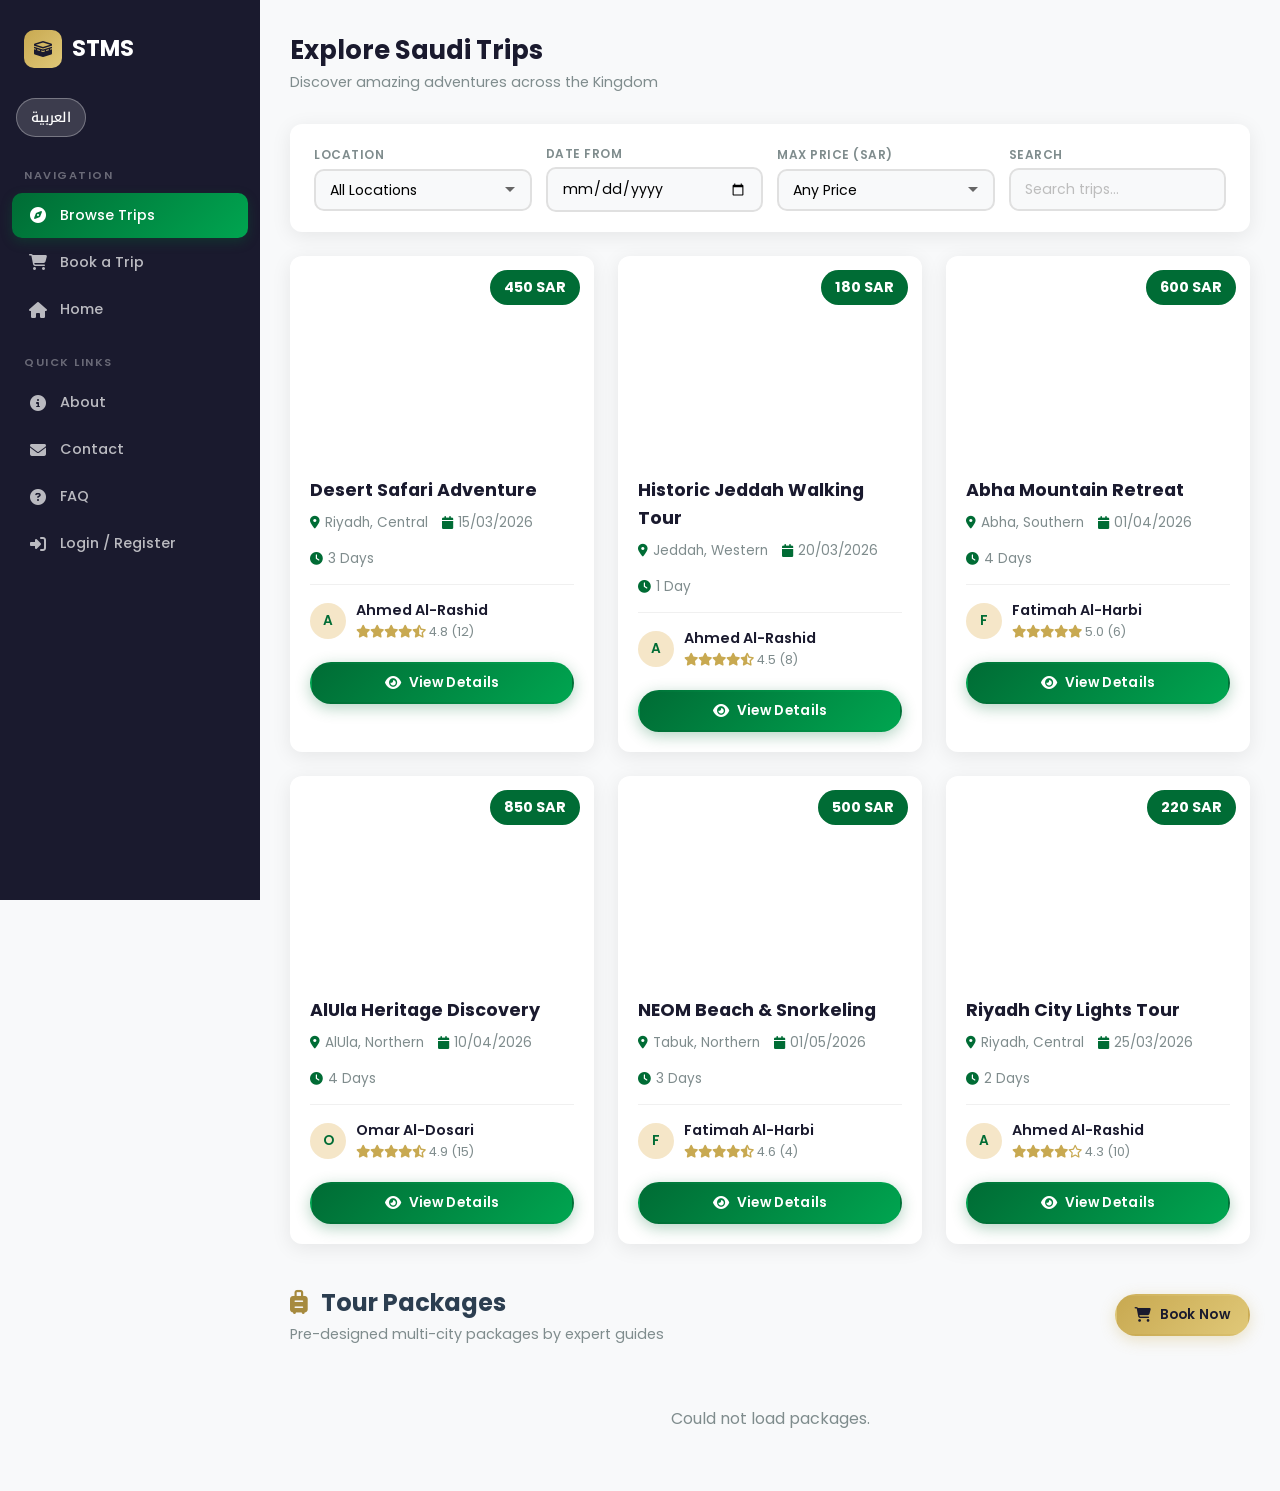
<file: trips.html>
<!DOCTYPE html>
<html lang="en">
<head>
    <meta charset="UTF-8">
    <meta name="viewport" content="width=device-width, initial-scale=1.0">
    <title>Browse Trips - STMS</title>
    <link rel="stylesheet" href="css/style.css">
    <link rel="stylesheet" href="https://cdnjs.cloudflare.com/ajax/libs/font-awesome/6.5.0/css/all.min.css">
</head>
<body>

<div class="dashboard">
    <!-- Sidebar -->
    <aside class="sidebar" id="sidebar">
        <a href="index.html" class="sidebar-logo">
            <div class="logo-icon"><i class="fas fa-kaaba"></i></div>
            STMS
        </a>
        <button class="lang-switch" onclick="toggleLang()" style="margin:0 16px 10px;">العربية</button>
        <div class="sidebar-menu">
            <div class="sidebar-label" data-i18n="trips_navigation">Navigation</div>
            <a href="trips.html" class="sidebar-link active">
                <i class="fas fa-compass"></i> <span data-i18n="trips_browse">Browse Trips</span>
            </a>
            <a href="book.html" class="sidebar-link">
                <i class="fas fa-shopping-cart"></i> <span>Book a Trip</span>
            </a>
            <a href="index.html" class="sidebar-link">
                <i class="fas fa-home"></i> <span data-i18n="trips_home">Home</span>
            </a>
            <div class="sidebar-label" id="userMenuLabel" style="display:none;" data-i18n="trips_my_account">My Account</div>
            <a href="#" class="sidebar-link" id="myBookingsLink" style="display:none;" onclick="loadMyBookings()">
                <i class="fas fa-ticket-alt"></i> <span data-i18n="trips_my_bookings">My Bookings</span>
                <span class="badge" id="bookingBadge" style="display:none;">0</span>
            </a>
            <a href="#" class="sidebar-link" id="myReviewsLink" style="display:none;" onclick="loadMyReviews()">
                <i class="fas fa-star"></i> <span data-i18n="trips_my_reviews">My Reviews</span>
            </a>
            <a href="profile.html" class="sidebar-link" id="profileLink" style="display:none;">
                <i class="fas fa-user-circle"></i> <span data-i18n="trips_profile">Profile</span>
            </a>
            <div class="sidebar-label" data-i18n="trips_quick_links">Quick Links</div>
            <a href="index.html#about" class="sidebar-link">
                <i class="fas fa-info-circle"></i> <span data-i18n="trips_about">About</span>
            </a>
            <a href="index.html#contact" class="sidebar-link">
                <i class="fas fa-envelope"></i> <span data-i18n="trips_contact">Contact</span>
            </a>
            <a href="index.html#faq" class="sidebar-link">
                <i class="fas fa-question-circle"></i> <span data-i18n="nav_faq">FAQ</span>
            </a>
            <a href="#" class="sidebar-link" id="logoutLink" style="display:none;" onclick="handleLogout()">
                <i class="fas fa-sign-out-alt"></i> <span data-i18n="trips_logout">Logout</span>
            </a>
            <a href="login.html" class="sidebar-link" id="loginLink">
                <i class="fas fa-sign-in-alt"></i> <span data-i18n="trips_login_reg">Login / Register</span>
            </a>
        </div>
    </aside>

    <!-- Main Content -->
    <div class="main-content">
        <!-- Top Bar -->
        <div class="page-header">
            <div>
                <button class="mobile-toggle" onclick="toggleSidebar()" style="display:none; margin-bottom:10px;">
                    <i class="fas fa-bars" style="color:var(--dark);"></i>
                </button>
                <h1 data-i18n="trips_title">Explore Saudi Trips</h1>
                <p data-i18n="trips_subtitle">Discover amazing adventures across the Kingdom</p>
            </div>
            <div id="userGreeting" style="display:none;">
                <span style="color:var(--text-light); font-size:0.9rem;">Welcome, </span>
                <strong id="userName" style="color:var(--dark);"></strong>
            </div>
        </div>

        <!-- Filters Bar -->
        <div class="filters-bar">
            <div class="filter-group">
                <label data-i18n="filter_location">Location</label>
                <select class="form-control" id="filterLocation" onchange="filterTrips()">
                    <option value="" data-i18n="filter_all">All Locations</option>
                    <option value="Riyadh">Riyadh</option>
                    <option value="Jeddah">Jeddah</option>
                    <option value="Abha">Abha</option>
                    <option value="AlUla">AlUla</option>
                    <option value="Tabuk">Tabuk</option>
                    <option value="Makkah">Makkah</option>
                    <option value="Madinah">Madinah</option>
                </select>
            </div>
            <div class="filter-group">
                <label data-i18n="filter_date">Date From</label>
                <input type="date" class="form-control" id="filterDate" min="2020-01-01" max="2099-12-31" onchange="filterTrips()" oninput="limitDateYear(this)">
            </div>
            <div class="filter-group">
                <label data-i18n="filter_price">Max Price (SAR)</label>
                <select class="form-control" id="filterPrice" onchange="filterTrips()">
                    <option value="" data-i18n="filter_any">Any Price</option>
                    <option value="200">Under 200</option>
                    <option value="500">Under 500</option>
                    <option value="800">Under 800</option>
                    <option value="1000">Under 1000</option>
                </select>
            </div>
            <div class="filter-group">
                <label data-i18n="filter_search">Search</label>
                <input type="text" class="form-control" id="filterSearch" placeholder="Search trips..." data-i18n-ph="filter_search_ph" oninput="this.value = this.value.replace(/[0-9]/g, ''); filterTrips()">
            </div>
        </div>

        <!-- Trip Cards Grid -->
        <div class="grid-3" id="tripGrid">
            <div class="text-center" style="grid-column: 1/-1; padding:60px 0;">
                <i class="fas fa-spinner fa-spin" style="font-size:2rem; color:var(--primary);"></i>
                <p style="margin-top:12px; color:var(--text-light);">Loading trips...</p>
            </div>
        </div>

        <!-- Guide Packages Section -->
        <div id="packagesArea" style="margin-top:40px;">
            <div class="page-header">
                <div>
                    <h2 style="font-size:1.5rem;"><i class="fas fa-suitcase-rolling" style="color:var(--gold-dark); margin-right:8px;"></i> Tour Packages</h2>
                    <p style="color:var(--text-light);">Pre-designed multi-city packages by expert guides</p>
                </div>
                <a href="book.html" class="btn btn-gold btn-sm"><i class="fas fa-shopping-cart"></i> Book Now</a>
            </div>
            <div class="grid-3" id="packagesGrid">
                <div class="text-center" style="grid-column: 1/-1; padding:40px 0;">
                    <i class="fas fa-spinner fa-spin" style="font-size:1.5rem; color:var(--gold-dark);"></i>
                    <p style="margin-top:8px; color:var(--text-light);">Loading packages...</p>
                </div>
            </div>
        </div>

        <!-- My Bookings Section (hidden by default) -->
        <div id="bookingsSection" style="display:none;">
            <div class="page-header">
                <div>
                    <h1 data-i18n="bookings_title">My Bookings</h1>
                    <p data-i18n="bookings_subtitle">Your trip reservations</p>
                </div>
                <button class="btn btn-outline-primary btn-sm" onclick="showTripsView()">
                    <i class="fas fa-arrow-left"></i> <span data-i18n="bookings_back">Back to Trips</span>
                </button>
            </div>
            <div id="bookingsList"></div>
        </div>

        <!-- My Reviews Section (hidden by default) -->
        <div id="reviewsSection" style="display:none;">
            <div class="page-header">
                <div>
                    <h1 data-i18n="reviews_title">My Reviews</h1>
                    <p data-i18n="reviews_subtitle">Reviews you have written</p>
                </div>
                <button class="btn btn-outline-primary btn-sm" onclick="showTripsView()">
                    <i class="fas fa-arrow-left"></i> <span data-i18n="bookings_back">Back to Trips</span>
                </button>
            </div>
            <div id="reviewsList"></div>
        </div>
    </div>
</div>

<script src="js/app.js"></script>
<script>
    let allTrips = [];

    // Check login status
    checkAuth().then(user => {
        if (user) {
            document.getElementById('userMenuLabel').style.display = 'block';
            document.getElementById('myBookingsLink').style.display = 'flex';
            document.getElementById('myReviewsLink').style.display = 'flex';
            document.getElementById('profileLink').style.display = 'flex';
            document.getElementById('logoutLink').style.display = 'flex';
            document.getElementById('loginLink').style.display = 'none';
            document.getElementById('userGreeting').style.display = 'block';
            document.getElementById('userName').textContent = user.full_name;
        }
    });

    // Load trips and packages
    loadTrips();

    document.addEventListener('DOMContentLoaded', function() {
        const dateInput = document.getElementById('filterDate');
        if (dateInput) {
            dateInput.addEventListener('keydown', function(e) {
                const val = this.value; if (!val) return;
                const year = val.split('-')[0] || '';
                const digits = ['0','1','2','3','4','5','6','7','8','9'];
                const sel = this.selectionStart;
                if (year.length >= 4 && digits.includes(e.key) && sel !== null && sel <= 4) e.preventDefault();
            });
        }
    });
    loadPackagesPreview();

    function loadTrips() {
        fetch('php/trips.php?action=list')
            .then(r => r.json())
            .then(data => {
                if (data.success) {
                    allTrips = data.trips;
                    renderTrips(allTrips);
                }
            })
            .catch(() => renderTripsOffline());
    }

    function renderTrips(trips) {
        const grid = document.getElementById('tripGrid');
        if (!trips.length) {
            grid.innerHTML = `
                <div class="text-center" style="grid-column:1/-1; padding:60px 0;">
                    <i class="fas fa-search" style="font-size:3rem; color:var(--gray-300); margin-bottom:16px;"></i>
                    <h3 style="color:var(--text-light);">No trips found</h3>
                    <p style="color:var(--text-light);">Try adjusting your filters</p>
                </div>`;
            return;
        }

        grid.innerHTML = trips.map(trip => `
            <div class="trip-card fade-in">
                <div class="trip-card-img" style="background-image:url('${trip.cover_image || 'https://images.unsplash.com/photo-1451337516015-6b6e9a44a8a3?w=600'}')">
                    <div class="price-badge">${Number(trip.price).toFixed(0)} SAR</div>
                </div>
                <div class="trip-card-body">
                    <h3>${trip.title}</h3>
                    <div class="trip-meta">
                        <span><i class="fas fa-map-marker-alt"></i> ${trip.location_city}${trip.location_region ? ', ' + trip.location_region : ''}</span>
                        <span><i class="fas fa-calendar"></i> ${formatDate(trip.start_date)}</span>
                        <span><i class="fas fa-clock"></i> ${trip.duration || calcDuration(trip.start_date, trip.end_date)}</span>
                    </div>
                    <div class="trip-guide">
                        <div class="trip-guide-avatar">${trip.guide_name ? trip.guide_name.charAt(0) : 'G'}</div>
                        <div class="trip-guide-info">
                            <div class="name">${trip.guide_name || 'Guide'}</div>
                            <div class="rating">
                                ${renderStars(trip.avg_rating || 0)} 
                                <span style="color:var(--text-light);">(${trip.review_count || 0})</span>
                            </div>
                        </div>
                    </div>
                </div>
                <div class="trip-card-footer">
                    <a href="trip-details.html?id=${trip.id}" class="btn btn-primary btn-sm btn-block" style="justify-content:center;">
                        <i class="fas fa-eye"></i> View Details
                    </a>
                </div>
            </div>
        `).join('');
    }

    function filterTrips() {
        const location = document.getElementById('filterLocation').value.toLowerCase();
        const date = document.getElementById('filterDate').value;
        const price = parseFloat(document.getElementById('filterPrice').value) || Infinity;
        const search = document.getElementById('filterSearch').value.toLowerCase();

        const filtered = allTrips.filter(trip => {
            if (location && !trip.location_city.toLowerCase().includes(location) && !(trip.location_region || '').toLowerCase().includes(location)) return false;
            if (date && trip.start_date < date) return false;
            if (price !== Infinity && parseFloat(trip.price) > price) return false;
            if (search && !trip.title.toLowerCase().includes(search) && !(trip.description || '').toLowerCase().includes(search)) return false;
            return true;
        });

        renderTrips(filtered);
    }

    function loadMyBookings() {
        document.getElementById('tripGrid').parentElement.querySelector('.filters-bar').style.display = 'none';
        document.getElementById('tripGrid').style.display = 'none';
        document.querySelector('.main-content > .page-header').style.display = 'none';
        document.getElementById('packagesArea').style.display = 'none';
        document.getElementById('bookingsSection').style.display = 'block';
        document.getElementById('reviewsSection').style.display = 'none';

        setActiveLink('myBookingsLink');

        fetch('php/bookings.php?action=my_bookings')
            .then(r => r.json())
            .then(data => {
                const container = document.getElementById('bookingsList');
                if (!data.success || !data.bookings.length) {
                    container.innerHTML = '<div class="card" style="padding:40px; text-align:center;"><p style="color:var(--text-light);">No bookings yet. Start exploring trips!</p></div>';
                    return;
                }
                container.innerHTML = data.bookings.map(b => {
                    const startDate = b.display_start_date || b.start_date || '';
                    const typeBadge = b.booking_type === 'package' ? '<span style="background:rgba(200,169,81,0.15);color:var(--gold-dark);padding:2px 8px;border-radius:10px;font-size:0.7rem;font-weight:600;margin-left:6px;">Package</span>'
                        : b.booking_type === 'self_planned' ? '<span style="background:rgba(0,108,53,0.1);color:var(--primary);padding:2px 8px;border-radius:10px;font-size:0.7rem;font-weight:600;margin-left:6px;">Self-Planned</span>'
                        : '<span style="background:rgba(52,152,219,0.1);color:var(--info);padding:2px 8px;border-radius:10px;font-size:0.7rem;font-weight:600;margin-left:6px;">Trip</span>';
                    const addons = [];
                    if (b.include_accommodation) addons.push('<i class="fas fa-bed"></i> Hotel');
                    if (b.include_breakfast) addons.push('<i class="fas fa-coffee"></i> Breakfast');
                    if (b.include_lunch) addons.push('<i class="fas fa-utensils"></i> Lunch');
                    if (b.include_dinner) addons.push('<i class="fas fa-moon"></i> Dinner');
                    const addonStr = addons.length ? `<p style="font-size:0.8rem; color:var(--primary); margin-top:4px;">${addons.join(' &nbsp; ')}</p>` : '';
                    const priceStr = b.total_price ? `<p style="font-size:1rem; font-weight:700; color:var(--primary); margin-top:4px;">${Number(b.total_price).toFixed(0)} SAR</p>` : (b.price ? `<p style="font-size:1rem; font-weight:700; color:var(--primary); margin-top:4px;">${Number(b.price).toFixed(0)} SAR</p>` : '');
                    return `
                    <div class="card" style="margin-bottom:16px;">
                        <div class="card-body" style="display:flex; gap:20px; align-items:center; flex-wrap:wrap;">
                            <div style="width:100px;height:70px;border-radius:10px;background:${b.cover_image ? "url('" + b.cover_image + "') center/cover" : 'var(--gray-100)'};flex-shrink:0;display:flex;align-items:center;justify-content:center;">
                                ${!b.cover_image ? '<i class="fas fa-' + (b.booking_type === 'package' ? 'suitcase-rolling' : b.booking_type === 'self_planned' ? 'map-marked-alt' : 'compass') + '" style="font-size:1.5rem;color:var(--gray-300);"></i>' : ''}
                            </div>
                            <div style="flex:1; min-width:200px;">
                                <h3 style="font-size:1rem; color:var(--dark); margin-bottom:4px;">${b.trip_title || 'Booking'}${typeBadge}</h3>
                                <p style="font-size:0.85rem; color:var(--text-light);">
                                    <i class="fas fa-map-marker-alt"></i> ${b.location_city || 'N/A'} &nbsp;
                                    ${startDate ? '<i class="fas fa-calendar"></i> ' + formatDate(startDate) + ' &nbsp;' : ''}
                                    <i class="fas fa-users"></i> ${b.num_people} person(s)
                                    ${b.duration_days ? ' &nbsp;<i class="fas fa-clock"></i> ' + b.duration_days + ' days' : ''}
                                </p>
                                ${addonStr}
                            </div>
                            <div style="text-align:right;">
                                <span class="status-badge ${b.status}">${translateStatus(b.status)}</span>
                                ${b.guide_name ? '<p style="font-size:0.85rem; color:var(--text-light); margin-top:6px;">Guide: ' + b.guide_name + '</p>' : ''}
                                ${priceStr}
                                <div style="display:flex;flex-wrap:wrap;gap:6px;justify-content:flex-end;margin-top:8px;">
                                    ${(b.status === 'accepted' || b.status === 'pending') ? `<button onclick="doCancelBooking(${b.id})" style="padding:5px 12px;border-radius:20px;border:1px solid var(--danger);background:none;color:var(--danger);cursor:pointer;font-size:0.78rem;font-weight:600;"><i class="fas fa-times"></i> ${currentLang==='ar'?'إلغاء':'Cancel'}</button>` : ''}
                                    ${(b.status === 'accepted' && b.booking_type === 'trip' && b.trip_id) ? `<button onclick="doReview(${b.trip_id})" style="padding:5px 12px;border-radius:20px;border:none;background:var(--gold);color:var(--dark);cursor:pointer;font-size:0.78rem;font-weight:600;"><i class="fas fa-star"></i> ${currentLang==='ar'?'تقييم':'Review'}</button>` : ''}
                                </div>
                            </div>
                        </div>
                    </div>`;
                }).join('');
            })
            .catch(() => {
                document.getElementById('bookingsList').innerHTML = '<div class="card" style="padding:40px; text-align:center;"><p style="color:var(--text-light);">Unable to load bookings. Please login first.</p></div>';
            });
    }

    function translateStatus(s) {
        const isAr = typeof currentLang !== 'undefined' && currentLang === 'ar';
        const m = { accepted: isAr?'مقبول':'Accepted', pending: isAr?'معلق':'Pending', rejected: isAr?'مرفوض':'Rejected', cancelled: isAr?'ملغي':'Cancelled' };
        return m[s] || s;
    }

    function doCancelBooking(id) {
        const isAr = typeof currentLang !== 'undefined' && currentLang === 'ar';
        if (!confirm(isAr ? 'هل تريد إلغاء هذا الحجز؟' : 'Are you sure you want to cancel this booking?')) return;
        fetch('php/bookings.php?action=cancel', {
            method: 'POST',
            headers: {'Content-Type': 'application/json'},
            body: JSON.stringify({booking_id: id, lang: typeof currentLang !== 'undefined' ? currentLang : 'en'})
        }).then(r => r.json()).then(data => {
            alert(data.message || (isAr ? 'تم الإلغاء' : 'Cancelled'));
            if (data.success) loadMyBookings();
        }).catch(() => alert(isAr ? 'خطأ في الاتصال' : 'Connection error'));
    }

    function doReview(tripId) {
        const isAr = typeof currentLang !== 'undefined' && currentLang === 'ar';
        const rating = prompt(isAr ? 'قيّم الرحلة (1-5):' : 'Rate this trip (1-5):');
        if (!rating || isNaN(rating) || rating < 1 || rating > 5) {
            if (rating !== null) alert(isAr ? 'يرجى إدخال رقم بين 1 و 5' : 'Please enter a number between 1 and 5');
            return;
        }
        const comment = prompt(isAr ? 'تعليقك (اختياري):' : 'Your comment (optional):') || '';
        fetch('php/reviews.php?action=create', {
            method: 'POST',
            headers: {'Content-Type': 'application/json'},
            body: JSON.stringify({trip_id: parseInt(tripId), rating: parseInt(rating), comment, lang: typeof currentLang !== 'undefined' ? currentLang : 'en'})
        }).then(r => r.json()).then(data => {
            alert(data.message || (isAr ? 'تم إرسال التقييم' : 'Review submitted'));
        }).catch(() => alert(isAr ? 'خطأ في الاتصال' : 'Connection error'));
    }

    function limitDateYear(input) {
        if (!input.value) return;
        const parts = input.value.split('-');
        if (parts[0] && parts[0].length > 4) {
            parts[0] = parts[0].slice(0, 4);
            input.value = parts.join('-');
        }
        filterTrips();
    }

    function loadMyReviews() {
        document.getElementById('tripGrid').parentElement.querySelector('.filters-bar').style.display = 'none';
        document.getElementById('tripGrid').style.display = 'none';
        document.querySelector('.main-content > .page-header').style.display = 'none';
        document.getElementById('packagesArea').style.display = 'none';
        document.getElementById('reviewsSection').style.display = 'block';
        document.getElementById('bookingsSection').style.display = 'none';

        setActiveLink('myReviewsLink');

        fetch('php/reviews.php?action=my_reviews')
            .then(r => r.json())
            .then(data => {
                const container = document.getElementById('reviewsList');
                if (!data.success || !data.reviews.length) {
                    container.innerHTML = '<div class="card" style="padding:40px; text-align:center;"><p style="color:var(--text-light);">No reviews yet.</p></div>';
                    return;
                }
                container.innerHTML = data.reviews.map(r => `
                    <div class="review-card">
                        <div class="review-header">
                            <div class="review-avatar">${r.trip_title.charAt(0)}</div>
                            <div class="review-info">
                                <div class="name">${r.trip_title}</div>
                                <div class="date">${r.location_city} - ${formatDate(r.created_at)}</div>
                            </div>
                        </div>
                        <div class="review-stars">${renderStars(r.rating)}</div>
                        <div class="review-text">${r.comment}</div>
                    </div>
                `).join('');
            })
            .catch(() => {
                document.getElementById('reviewsList').innerHTML = '<div class="card" style="padding:40px; text-align:center;"><p style="color:var(--text-light);">Unable to load reviews.</p></div>';
            });
    }

    function showTripsView() {
        document.getElementById('tripGrid').parentElement.querySelector('.filters-bar').style.display = 'flex';
        document.getElementById('tripGrid').style.display = 'grid';
        document.querySelector('.main-content > .page-header').style.display = 'flex';
        document.getElementById('packagesArea').style.display = 'block';
        document.getElementById('bookingsSection').style.display = 'none';
        document.getElementById('reviewsSection').style.display = 'none';
        setActiveLink(null);
        document.querySelector('.sidebar-link.active')?.classList.remove('active');
        document.querySelector('a[href="trips.html"]').classList.add('active');
    }

    function setActiveLink(id) {
        document.querySelectorAll('.sidebar-link').forEach(l => l.classList.remove('active'));
        if (id) document.getElementById(id).classList.add('active');
    }

    // ====== PACKAGES ======
    function loadPackagesPreview() {
        fetch('php/packages.php?action=list')
            .then(r => r.json())
            .then(data => {
                if (data.success && data.packages && data.packages.length) {
                    renderPackagesPreview(data.packages);
                } else {
                    document.getElementById('packagesGrid').innerHTML = '<div class="text-center" style="grid-column:1/-1; padding:30px;"><p style="color:var(--text-light);">No packages available yet.</p></div>';
                }
            })
            .catch(() => {
                document.getElementById('packagesGrid').innerHTML = '<div class="text-center" style="grid-column:1/-1; padding:30px;"><p style="color:var(--text-light);">Could not load packages.</p></div>';
            });
    }

    function renderPackagesPreview(packages) {
        const grid = document.getElementById('packagesGrid');
        grid.innerHTML = packages.map(pkg => `
            <div class="trip-card fade-in" style="cursor:pointer;" onclick="window.location.href='book.html'">
                <div class="trip-card-img" style="background-image:url('${pkg.cover_image || 'https://images.unsplash.com/photo-1586724237569-f3d0c1dee8c6?w=600'}')">
                    <div class="price-badge">${Number(pkg.base_price).toFixed(0)} SAR</div>
                </div>
                <div class="trip-card-body">
                    <h3>${pkg.title}</h3>
                    <div class="trip-meta">
                        <span><i class="fas fa-map-marker-alt"></i> ${pkg.cities_label || ''}</span>
                        <span><i class="fas fa-clock"></i> ${pkg.duration_days} Days (Fixed)</span>
                        <span><i class="fas fa-bus"></i> Transport incl.</span>
                    </div>
                    <div class="trip-guide">
                        <div class="trip-guide-avatar">${(pkg.guide_name || 'G').charAt(0)}</div>
                        <div class="trip-guide-info">
                            <div class="name">${pkg.guide_name || 'Guide'}</div>
                            <div class="rating" style="font-size:0.8rem; color:var(--gold-dark);"><i class="fas fa-suitcase-rolling"></i> Package</div>
                        </div>
                    </div>
                </div>
                <div class="trip-card-footer">
                    <a href="book.html" class="btn btn-gold btn-sm btn-block" style="justify-content:center;">
                        <i class="fas fa-shopping-cart"></i> Book Package
                    </a>
                </div>
            </div>
        `).join('');
    }

    function renderTripsOffline() {
        const sampleTrips = [
            { id: 1, title: 'Desert Safari Adventure', location_city: 'Riyadh', location_region: 'Central', start_date: '2026-03-15', duration: '3 Days', price: 450, guide_name: 'Ahmed Al-Rashid', avg_rating: 4.8, review_count: 12, cover_image: 'https://images.unsplash.com/photo-1451337516015-6b6e9a44a8a3?w=600' },
            { id: 2, title: 'Historic Jeddah Walking Tour', location_city: 'Jeddah', location_region: 'Western', start_date: '2026-03-20', duration: '1 Day', price: 180, guide_name: 'Ahmed Al-Rashid', avg_rating: 4.5, review_count: 8, cover_image: 'https://images.unsplash.com/photo-1578895101408-1a36b834405b?w=600' },
            { id: 3, title: 'Abha Mountain Retreat', location_city: 'Abha', location_region: 'Southern', start_date: '2026-04-01', duration: '4 Days', price: 600, guide_name: 'Fatimah Al-Harbi', avg_rating: 5.0, review_count: 6, cover_image: 'https://images.unsplash.com/photo-1682687220742-aba13b6e50ba?w=600' },
            { id: 4, title: 'AlUla Heritage Discovery', location_city: 'AlUla', location_region: 'Northern', start_date: '2026-04-10', duration: '4 Days', price: 850, guide_name: 'Omar Al-Dosari', avg_rating: 4.9, review_count: 15, cover_image: 'https://images.unsplash.com/photo-1586724237569-f3d0c1dee8c6?w=600' },
            { id: 5, title: 'NEOM Beach & Snorkeling', location_city: 'Tabuk', location_region: 'Northern', start_date: '2026-05-01', duration: '3 Days', price: 500, guide_name: 'Fatimah Al-Harbi', avg_rating: 4.6, review_count: 4, cover_image: 'https://images.unsplash.com/photo-1544551763-46a013bb70d5?w=600' },
            { id: 6, title: 'Riyadh City Lights Tour', location_city: 'Riyadh', location_region: 'Central', start_date: '2026-03-25', duration: '2 Days', price: 220, guide_name: 'Ahmed Al-Rashid', avg_rating: 4.3, review_count: 10, cover_image: 'https://images.unsplash.com/photo-1586724237569-f3d0c1dee8c6?w=600' }
        ];
        allTrips = sampleTrips;
        renderTrips(sampleTrips);
    }
</script>
</body>
</html>
</file>
<file: css/style.css>
@import url('https://fonts.googleapis.com/css2?family=Poppins:wght@300;400;500;600;700;800&family=Noto+Kufi+Arabic:wght@400;600;700&display=swap');

/* ===== CSS Custom Properties ===== */
:root {
  --primary: #006C35;
  --primary-dark: #004d27;
  --primary-light: #00a550;
  --gold: #C8A951;
  --gold-light: #e0c878;
  --gold-dark: #a68a3e;
  --sand: #F5E6C8;
  --sand-light: #faf3e6;
  --dark: #1a1a2e;
  --dark-secondary: #16213e;
  --text: #2c3e50;
  --text-light: #7f8c8d;
  --white: #ffffff;
  --gray-50: #f8f9fa;
  --gray-100: #f0f0f0;
  --gray-200: #e0e0e0;
  --gray-300: #bdbdbd;
  --danger: #e74c3c;
  --success: #27ae60;
  --info: #3498db;
  --warning: #f39c12;
  --shadow: 0 4px 20px rgba(0,0,0,0.08);
  --shadow-lg: 0 10px 40px rgba(0,0,0,0.12);
  --shadow-xl: 0 20px 60px rgba(0,0,0,0.15);
  --radius: 12px;
  --radius-lg: 20px;
  --transition: all 0.3s cubic-bezier(0.4, 0, 0.2, 1);
  --font: 'Poppins', 'Noto Kufi Arabic', sans-serif;
}

/* ===== Reset & Base ===== */
*, *::before, *::after { margin: 0; padding: 0; box-sizing: border-box; }

html { scroll-behavior: smooth; }

body {
  font-family: var(--font);
  color: var(--text);
  line-height: 1.6;
  background: var(--gray-50);
  overflow-x: hidden;
}

a { text-decoration: none; color: inherit; transition: var(--transition); }
ul { list-style: none; }
img { max-width: 100%; display: block; }
button, input, select, textarea {
  font-family: var(--font);
  outline: none;
  border: none;
}
button { cursor: pointer; }

/* ===== Utility Classes ===== */
.container { max-width: 1200px; margin: 0 auto; padding: 0 20px; }
.flex { display: flex; }
.flex-center { display: flex; align-items: center; justify-content: center; }
.flex-between { display: flex; align-items: center; justify-content: space-between; }
.grid-2 { display: grid; grid-template-columns: 1fr 1fr; gap: 30px; }
.grid-3 { display: grid; grid-template-columns: repeat(3, 1fr); gap: 24px; }
.grid-4 { display: grid; grid-template-columns: repeat(4, 1fr); gap: 20px; }
.text-center { text-align: center; }
.mb-1 { margin-bottom: 8px; }
.mb-2 { margin-bottom: 16px; }
.mb-3 { margin-bottom: 24px; }
.mb-4 { margin-bottom: 32px; }
.mt-2 { margin-top: 16px; }
.mt-3 { margin-top: 24px; }

/* ===== Buttons ===== */
.btn {
  display: inline-flex;
  align-items: center;
  gap: 8px;
  padding: 12px 28px;
  border-radius: 50px;
  font-weight: 600;
  font-size: 0.95rem;
  transition: var(--transition);
  border: 2px solid transparent;
  letter-spacing: 0.3px;
}
.btn i { font-size: 0.9rem; }
.btn-primary {
  background: linear-gradient(135deg, var(--primary), var(--primary-light));
  color: var(--white);
  box-shadow: 0 4px 15px rgba(0,108,53,0.3);
}
.btn-primary:hover {
  transform: translateY(-2px);
  box-shadow: 0 6px 25px rgba(0,108,53,0.4);
}
.btn-gold {
  background: linear-gradient(135deg, var(--gold), var(--gold-light));
  color: var(--dark);
  box-shadow: 0 4px 15px rgba(200,169,81,0.3);
}
.btn-gold:hover {
  transform: translateY(-2px);
  box-shadow: 0 6px 25px rgba(200,169,81,0.4);
}
.btn-outline {
  background: transparent;
  border: 2px solid var(--white);
  color: var(--white);
}
.btn-outline:hover {
  background: var(--white);
  color: var(--primary);
}
.btn-outline-primary {
  background: transparent;
  border: 2px solid var(--primary);
  color: var(--primary);
}
.btn-outline-primary:hover {
  background: var(--primary);
  color: var(--white);
}
.btn-danger {
  background: var(--danger);
  color: var(--white);
}
.btn-danger:hover {
  background: #c0392b;
  transform: translateY(-2px);
}
.btn-sm {
  padding: 8px 18px;
  font-size: 0.85rem;
}
.btn-lg {
  padding: 16px 36px;
  font-size: 1.05rem;
}
.btn-block { width: 100%; justify-content: center; }

/* ===== Top Navigation Bar ===== */
.navbar {
  position: fixed;
  top: 0;
  left: 0;
  width: 100%;
  z-index: 1000;
  padding: 16px 0;
  transition: var(--transition);
  background: transparent;
}
.navbar.scrolled {
  background: rgba(255,255,255,0.97);
  backdrop-filter: blur(10px);
  box-shadow: 0 2px 20px rgba(0,0,0,0.08);
  padding: 10px 0;
}
.navbar .container { display: flex; align-items: center; justify-content: space-between; }

.nav-logo {
  display: flex;
  align-items: center;
  gap: 10px;
  font-size: 1.6rem;
  font-weight: 800;
  color: var(--white);
  letter-spacing: 1px;
}
.navbar.scrolled .nav-logo { color: var(--primary); }
.nav-logo .logo-icon {
  width: 42px;
  height: 42px;
  background: linear-gradient(135deg, var(--gold), var(--gold-light));
  border-radius: 12px;
  display: flex;
  align-items: center;
  justify-content: center;
  font-size: 1.1rem;
  color: var(--dark);
}

.nav-links { display: flex; align-items: center; gap: 32px; }
.nav-links a {
  color: rgba(255,255,255,0.9);
  font-weight: 500;
  font-size: 0.95rem;
  position: relative;
}
.nav-links a::after {
  content: '';
  position: absolute;
  bottom: -4px;
  left: 0;
  width: 0;
  height: 2px;
  background: var(--gold);
  transition: var(--transition);
}
.nav-links a:hover::after { width: 100%; }
.nav-links a:hover { color: var(--gold); }
.navbar.scrolled .nav-links a { color: var(--text); }
.navbar.scrolled .nav-links a:hover { color: var(--primary); }

.nav-right { display: flex; align-items: center; gap: 16px; }
.lang-switch {
  background: rgba(255,255,255,0.15);
  border: 1px solid rgba(255,255,255,0.3);
  color: var(--white);
  padding: 6px 14px;
  border-radius: 20px;
  font-size: 0.85rem;
  font-weight: 500;
  cursor: pointer;
  transition: var(--transition);
}
.lang-switch:hover { background: rgba(255,255,255,0.25); }
.navbar.scrolled .lang-switch {
  background: var(--gray-100);
  border-color: var(--gray-200);
  color: var(--text);
}

.mobile-toggle {
  display: none;
  background: none;
  color: var(--white);
  font-size: 1.5rem;
  cursor: pointer;
}
.navbar.scrolled .mobile-toggle { color: var(--text); }

/* ===== HERO - Landing Page ===== */
.hero {
  position: relative;
  min-height: 100vh;
  display: flex;
  align-items: center;
  justify-content: center;
  overflow: hidden;
}
.hero-bg {
  position: absolute;
  inset: 0;
  z-index: 0;
}
.hero-bg .slide {
  position: absolute;
  inset: 0;
  background-size: cover;
  background-position: center;
  opacity: 0;
  animation: heroSlide 24s infinite;
}
.hero-bg .slide:nth-child(1) { animation-delay: 0s; }
.hero-bg .slide:nth-child(2) { animation-delay: 6s; }
.hero-bg .slide:nth-child(3) { animation-delay: 12s; }
.hero-bg .slide:nth-child(4) { animation-delay: 18s; }

@keyframes heroSlide {
  0% { opacity: 0; transform: scale(1.05); }
  4% { opacity: 1; transform: scale(1); }
  25% { opacity: 1; transform: scale(1.05); }
  29% { opacity: 0; transform: scale(1.1); }
  100% { opacity: 0; }
}

.hero-overlay {
  position: absolute;
  inset: 0;
  background: linear-gradient(135deg, rgba(0,108,53,0.7), rgba(26,26,46,0.8));
  z-index: 1;
}

.hero-content {
  position: relative;
  z-index: 2;
  text-align: center;
  color: var(--white);
  padding: 20px;
}
.hero-badge {
  display: inline-block;
  background: rgba(200,169,81,0.2);
  border: 1px solid rgba(200,169,81,0.4);
  color: var(--gold-light);
  padding: 8px 20px;
  border-radius: 50px;
  font-size: 0.85rem;
  font-weight: 500;
  margin-bottom: 20px;
  backdrop-filter: blur(10px);
}
.hero-title {
  font-size: 4rem;
  font-weight: 800;
  line-height: 1.1;
  margin-bottom: 12px;
  text-shadow: 0 2px 30px rgba(0,0,0,0.3);
}
.hero-title span { color: var(--gold); }
.hero-subtitle {
  font-size: 1.2rem;
  font-weight: 300;
  opacity: 0.9;
  max-width: 600px;
  margin: 0 auto 40px;
}

.hero-card {
  background: rgba(255,255,255,0.1);
  backdrop-filter: blur(20px);
  border: 1px solid rgba(255,255,255,0.2);
  border-radius: var(--radius-lg);
  padding: 40px 50px;
  max-width: 480px;
  margin: 0 auto;
  animation: fadeUp 1s ease 0.5s both;
}
@keyframes fadeUp {
  from { opacity: 0; transform: translateY(30px); }
  to { opacity: 1; transform: translateY(0); }
}

.hero-card h2 {
  font-size: 2.2rem;
  margin-bottom: 6px;
  font-weight: 700;
}
.hero-card p {
  opacity: 0.8;
  margin-bottom: 30px;
  font-size: 0.95rem;
}
.hero-buttons { display: flex; flex-direction: column; gap: 14px; }
.hero-buttons .btn { justify-content: center; }

.hero-features {
  display: flex;
  gap: 40px;
  justify-content: center;
  margin-top: 50px;
}
.hero-feature {
  display: flex;
  align-items: center;
  gap: 10px;
  color: rgba(255,255,255,0.85);
  font-size: 0.9rem;
}
.hero-feature i {
  color: var(--gold);
  font-size: 1.1rem;
}

/* ===== Auth Pages (Login / Register) ===== */
.auth-page {
  min-height: 100vh;
  display: flex;
}
.auth-image {
  flex: 1;
  position: relative;
  overflow: hidden;
  display: flex;
  align-items: flex-end;
  padding: 40px;
}
.auth-image-bg {
  position: absolute;
  inset: 0;
  background-size: cover;
  background-position: center;
}
.auth-image-overlay {
  position: absolute;
  inset: 0;
  background: linear-gradient(to top, rgba(0,108,53,0.9), rgba(0,108,53,0.3));
}
.auth-image-text {
  position: relative;
  z-index: 2;
  color: var(--white);
}
.auth-image-text h2 { font-size: 2rem; margin-bottom: 10px; }
.auth-image-text p { opacity: 0.85; font-size: 0.95rem; max-width: 400px; }

.auth-form-side {
  flex: 1;
  display: flex;
  align-items: center;
  justify-content: center;
  padding: 40px;
  background: var(--white);
}
.auth-form-container {
  width: 100%;
  max-width: 440px;
}
.auth-form-container .nav-logo {
  color: var(--primary);
  margin-bottom: 30px;
  justify-content: center;
}
.auth-form-container h1 {
  font-size: 1.8rem;
  margin-bottom: 6px;
  color: var(--dark);
}
.auth-form-container .subtitle {
  color: var(--text-light);
  margin-bottom: 30px;
  font-size: 0.95rem;
}

/* Role Tabs */
.role-tabs {
  display: flex;
  background: var(--gray-100);
  border-radius: 12px;
  padding: 4px;
  margin-bottom: 28px;
}
.role-tab {
  flex: 1;
  padding: 10px 16px;
  text-align: center;
  border-radius: 10px;
  font-weight: 600;
  font-size: 0.9rem;
  color: var(--text-light);
  cursor: pointer;
  transition: var(--transition);
  background: transparent;
}
.role-tab.active {
  background: var(--primary);
  color: var(--white);
  box-shadow: 0 2px 10px rgba(0,108,53,0.3);
}
.role-tab:hover:not(.active) { color: var(--text); }

/* Form Elements */
.form-group {
  margin-bottom: 20px;
}
.form-group label {
  display: block;
  font-weight: 500;
  font-size: 0.9rem;
  color: var(--text);
  margin-bottom: 6px;
}
.form-control {
  width: 100%;
  padding: 12px 16px;
  border: 2px solid var(--gray-200);
  border-radius: 10px;
  font-size: 0.95rem;
  transition: var(--transition);
  background: var(--gray-50);
}
.form-control:focus {
  border-color: var(--primary);
  background: var(--white);
  box-shadow: 0 0 0 4px rgba(0,108,53,0.1);
}
.form-control::placeholder { color: var(--gray-300); }

.input-icon-wrap {
  position: relative;
}
.input-icon-wrap i {
  position: absolute;
  left: 14px;
  top: 50%;
  transform: translateY(-50%);
  color: var(--gray-300);
  font-size: 0.95rem;
}
.input-icon-wrap .form-control { padding-left: 42px; }

.form-error {
  color: var(--danger);
  font-size: 0.8rem;
  margin-top: 4px;
  display: none;
}
.form-error.show { display: block; }

.form-row { display: grid; grid-template-columns: 1fr 1fr; gap: 16px; }

.form-footer {
  text-align: center;
  margin-top: 20px;
  font-size: 0.9rem;
  color: var(--text-light);
}
.form-footer a {
  color: var(--primary);
  font-weight: 600;
}
.form-footer a:hover { text-decoration: underline; }

.form-divider {
  display: flex;
  align-items: center;
  gap: 12px;
  margin: 20px 0;
  color: var(--text-light);
  font-size: 0.85rem;
}
.form-divider::before,
.form-divider::after {
  content: '';
  flex: 1;
  height: 1px;
  background: var(--gray-200);
}

select.form-control {
  appearance: none;
  background-image: url("data:image/svg+xml,%3Csvg xmlns='http://www.w3.org/2000/svg' width='12' height='12' viewBox='0 0 12 12'%3E%3Cpath fill='%23666' d='M6 8L1 3h10z'/%3E%3C/svg%3E");
  background-repeat: no-repeat;
  background-position: right 14px center;
  padding-right: 36px;
}

/* ===== Dashboard Layout ===== */
.dashboard {
  display: flex;
  min-height: 100vh;
  padding-top: 0;
}

.sidebar {
  width: 260px;
  background: var(--dark);
  color: var(--white);
  position: fixed;
  top: 0;
  left: 0;
  height: 100vh;
  z-index: 100;
  padding: 20px 0;
  overflow-y: auto;
  transition: var(--transition);
}
.sidebar-logo {
  display: flex;
  align-items: center;
  gap: 10px;
  padding: 10px 24px 30px;
  font-size: 1.4rem;
  font-weight: 700;
  color: var(--white);
}
.sidebar-logo .logo-icon {
  width: 38px;
  height: 38px;
  background: linear-gradient(135deg, var(--gold), var(--gold-light));
  border-radius: 10px;
  display: flex;
  align-items: center;
  justify-content: center;
  font-size: 1rem;
  color: var(--dark);
}

.sidebar-menu { padding: 0 12px; }
.sidebar-label {
  font-size: 0.7rem;
  text-transform: uppercase;
  letter-spacing: 1.5px;
  color: rgba(255,255,255,0.35);
  padding: 20px 12px 8px;
  font-weight: 600;
}
.sidebar-link {
  display: flex;
  align-items: center;
  gap: 12px;
  padding: 11px 16px;
  border-radius: 10px;
  color: rgba(255,255,255,0.7);
  font-size: 0.9rem;
  font-weight: 500;
  transition: var(--transition);
  margin-bottom: 2px;
}
.sidebar-link i { font-size: 1rem; width: 20px; text-align: center; }
.sidebar-link:hover { background: rgba(255,255,255,0.08); color: var(--white); }
.sidebar-link.active {
  background: linear-gradient(135deg, var(--primary), var(--primary-light));
  color: var(--white);
  box-shadow: 0 4px 12px rgba(0,108,53,0.3);
}
.sidebar-link .badge {
  margin-left: auto;
  background: var(--danger);
  color: var(--white);
  font-size: 0.7rem;
  padding: 2px 8px;
  border-radius: 50px;
  font-weight: 600;
}

.main-content {
  flex: 1;
  margin-left: 260px;
  padding: 30px;
  background: var(--gray-50);
  min-height: 100vh;
}

.page-header {
  display: flex;
  align-items: center;
  justify-content: space-between;
  margin-bottom: 30px;
}
.page-header h1 {
  font-size: 1.6rem;
  color: var(--dark);
}
.page-header p {
  color: var(--text-light);
  font-size: 0.9rem;
}

/* ===== Stat Cards ===== */
.stat-cards { display: grid; grid-template-columns: repeat(4, 1fr); gap: 20px; margin-bottom: 30px; }
.stat-card {
  background: var(--white);
  border-radius: var(--radius);
  padding: 24px;
  box-shadow: var(--shadow);
  display: flex;
  align-items: center;
  gap: 16px;
  transition: var(--transition);
}
.stat-card:hover { transform: translateY(-3px); box-shadow: var(--shadow-lg); }
.stat-icon {
  width: 56px;
  height: 56px;
  border-radius: 14px;
  display: flex;
  align-items: center;
  justify-content: center;
  font-size: 1.3rem;
}
.stat-icon.green { background: rgba(0,108,53,0.1); color: var(--primary); }
.stat-icon.gold { background: rgba(200,169,81,0.15); color: var(--gold-dark); }
.stat-icon.blue { background: rgba(52,152,219,0.1); color: var(--info); }
.stat-icon.red { background: rgba(231,76,60,0.1); color: var(--danger); }
.stat-info h3 { font-size: 1.6rem; font-weight: 700; color: var(--dark); line-height: 1; }
.stat-info p { font-size: 0.85rem; color: var(--text-light); margin-top: 4px; }

/* ===== Cards ===== */
.card {
  background: var(--white);
  border-radius: var(--radius);
  box-shadow: var(--shadow);
  overflow: hidden;
  transition: var(--transition);
}
.card:hover { box-shadow: var(--shadow-lg); }
.card-body { padding: 24px; }
.card-header {
  padding: 20px 24px;
  border-bottom: 1px solid var(--gray-100);
  display: flex;
  align-items: center;
  justify-content: space-between;
}
.card-header h3 { font-size: 1.1rem; color: var(--dark); }

/* ===== Trip Cards ===== */
.trip-card {
  background: var(--white);
  border-radius: var(--radius);
  overflow: hidden;
  box-shadow: var(--shadow);
  transition: var(--transition);
}
.trip-card:hover {
  transform: translateY(-5px);
  box-shadow: var(--shadow-xl);
}
.trip-card-img {
  height: 200px;
  background-size: cover;
  background-position: center;
  position: relative;
}
.trip-card-img .price-badge {
  position: absolute;
  top: 14px;
  right: 14px;
  background: var(--primary);
  color: var(--white);
  padding: 6px 14px;
  border-radius: 50px;
  font-weight: 700;
  font-size: 0.9rem;
}
.trip-card-body { padding: 20px; }
.trip-card-body h3 {
  font-size: 1.1rem;
  margin-bottom: 8px;
  color: var(--dark);
}
.trip-meta {
  display: flex;
  flex-wrap: wrap;
  gap: 14px;
  color: var(--text-light);
  font-size: 0.85rem;
  margin-bottom: 14px;
}
.trip-meta span { display: flex; align-items: center; gap: 5px; }
.trip-meta i { color: var(--primary); font-size: 0.8rem; }
.trip-guide {
  display: flex;
  align-items: center;
  gap: 10px;
  padding-top: 14px;
  border-top: 1px solid var(--gray-100);
}
.trip-guide-avatar {
  width: 36px;
  height: 36px;
  border-radius: 50%;
  background: var(--sand);
  display: flex;
  align-items: center;
  justify-content: center;
  font-weight: 600;
  color: var(--primary);
  font-size: 0.85rem;
}
.trip-guide-info { flex: 1; }
.trip-guide-info .name { font-weight: 600; font-size: 0.9rem; color: var(--dark); }
.trip-guide-info .rating { color: var(--gold); font-size: 0.8rem; }
.trip-card-footer { padding: 0 20px 20px; }

/* ===== Table ===== */
.table-wrap { overflow-x: auto; }
table {
  width: 100%;
  border-collapse: collapse;
}
table th {
  background: var(--gray-50);
  padding: 12px 16px;
  text-align: left;
  font-size: 0.8rem;
  text-transform: uppercase;
  letter-spacing: 0.5px;
  color: var(--text-light);
  font-weight: 600;
  border-bottom: 2px solid var(--gray-200);
}
table td {
  padding: 14px 16px;
  font-size: 0.9rem;
  border-bottom: 1px solid var(--gray-100);
  color: var(--text);
}
table tr:hover td { background: var(--gray-50); }

.status-badge {
  display: inline-block;
  padding: 4px 12px;
  border-radius: 50px;
  font-size: 0.78rem;
  font-weight: 600;
}
.status-badge.open { background: rgba(39,174,96,0.1); color: var(--success); }
.status-badge.booked { background: rgba(52,152,219,0.1); color: var(--info); }
.status-badge.completed { background: rgba(149,165,166,0.15); color: var(--text-light); }
.status-badge.pending { background: rgba(243,156,18,0.1); color: var(--warning); }
.status-badge.active { background: rgba(39,174,96,0.1); color: var(--success); }
.status-badge.inactive { background: rgba(231,76,60,0.1); color: var(--danger); }

.action-btns { display: flex; gap: 6px; }
.action-btn {
  width: 34px;
  height: 34px;
  border-radius: 8px;
  display: flex;
  align-items: center;
  justify-content: center;
  font-size: 0.85rem;
  transition: var(--transition);
  border: 1px solid var(--gray-200);
  background: var(--white);
  color: var(--text-light);
}
.action-btn:hover { border-color: var(--primary); color: var(--primary); }
.action-btn.danger:hover { border-color: var(--danger); color: var(--danger); }

/* ===== Filters Bar ===== */
.filters-bar {
  background: var(--white);
  border-radius: var(--radius);
  padding: 20px 24px;
  box-shadow: var(--shadow);
  margin-bottom: 24px;
  display: flex;
  gap: 14px;
  flex-wrap: wrap;
  align-items: center;
}
.filter-group {
  flex: 1;
  min-width: 160px;
}
.filter-group label {
  display: block;
  font-size: 0.75rem;
  text-transform: uppercase;
  letter-spacing: 0.5px;
  color: var(--text-light);
  margin-bottom: 4px;
  font-weight: 600;
}
.filter-group .form-control {
  padding: 9px 14px;
  font-size: 0.88rem;
}

/* ===== Trip Detail Page ===== */
.trip-hero {
  height: 400px;
  background-size: cover;
  background-position: center;
  position: relative;
  border-radius: 0 0 var(--radius-lg) var(--radius-lg);
  overflow: hidden;
}
.trip-hero-overlay {
  position: absolute;
  inset: 0;
  background: linear-gradient(to top, rgba(0,0,0,0.7), transparent);
  display: flex;
  align-items: flex-end;
  padding: 40px;
}
.trip-hero-text { color: var(--white); }
.trip-hero-text h1 { font-size: 2.4rem; margin-bottom: 8px; }
.trip-hero-meta { display: flex; gap: 20px; font-size: 0.95rem; opacity: 0.9; }
.trip-hero-meta span { display: flex; align-items: center; gap: 6px; }

.trip-detail-grid {
  display: grid;
  grid-template-columns: 1fr 360px;
  gap: 30px;
  margin-top: 30px;
}

.booking-widget {
  background: var(--white);
  border-radius: var(--radius);
  padding: 28px;
  box-shadow: var(--shadow-lg);
  position: sticky;
  top: 100px;
  border: 2px solid var(--gray-100);
}
.booking-widget h3 { font-size: 1.2rem; margin-bottom: 20px; color: var(--dark); }
.booking-price {
  font-size: 2rem;
  font-weight: 800;
  color: var(--primary);
  margin-bottom: 4px;
}
.booking-price span { font-size: 0.9rem; font-weight: 400; color: var(--text-light); }

.itinerary-item {
  display: flex;
  gap: 16px;
  padding: 16px 0;
  border-bottom: 1px solid var(--gray-100);
}
.itinerary-day {
  width: 48px;
  height: 48px;
  background: linear-gradient(135deg, var(--primary), var(--primary-light));
  color: var(--white);
  border-radius: 12px;
  display: flex;
  flex-direction: column;
  align-items: center;
  justify-content: center;
  font-size: 0.7rem;
  flex-shrink: 0;
}
.itinerary-day strong { font-size: 1.1rem; }
.itinerary-content h4 { font-size: 0.95rem; margin-bottom: 4px; color: var(--dark); }
.itinerary-content p { font-size: 0.88rem; color: var(--text-light); }

/* ===== Reviews ===== */
.review-card {
  background: var(--white);
  border-radius: var(--radius);
  padding: 20px;
  box-shadow: var(--shadow);
  margin-bottom: 16px;
}
.review-header { display: flex; align-items: center; gap: 12px; margin-bottom: 10px; }
.review-avatar {
  width: 44px;
  height: 44px;
  border-radius: 50%;
  background: var(--sand);
  display: flex;
  align-items: center;
  justify-content: center;
  font-weight: 600;
  color: var(--primary);
}
.review-info .name { font-weight: 600; color: var(--dark); }
.review-info .date { font-size: 0.8rem; color: var(--text-light); }
.review-stars { color: var(--gold); font-size: 0.85rem; margin-bottom: 8px; }
.review-text { font-size: 0.9rem; color: var(--text); line-height: 1.6; }

/* ===== Profile Page ===== */
.profile-header {
  background: linear-gradient(135deg, var(--primary), var(--primary-dark));
  border-radius: var(--radius-lg);
  padding: 40px;
  color: var(--white);
  display: flex;
  align-items: center;
  gap: 24px;
  margin-bottom: 30px;
}
.profile-avatar {
  width: 100px;
  height: 100px;
  border-radius: 50%;
  background: rgba(255,255,255,0.15);
  border: 3px solid rgba(255,255,255,0.3);
  display: flex;
  align-items: center;
  justify-content: center;
  font-size: 2.4rem;
  font-weight: 700;
}
.profile-info h2 { font-size: 1.6rem; margin-bottom: 4px; }
.profile-info p { opacity: 0.85; }

.profile-tabs {
  display: flex;
  gap: 4px;
  background: var(--gray-100);
  border-radius: 12px;
  padding: 4px;
  margin-bottom: 24px;
  width: fit-content;
}
.profile-tab {
  padding: 10px 24px;
  border-radius: 10px;
  font-weight: 600;
  font-size: 0.9rem;
  color: var(--text-light);
  cursor: pointer;
  transition: var(--transition);
  background: transparent;
  border: none;
}
.profile-tab.active {
  background: var(--white);
  color: var(--primary);
  box-shadow: 0 2px 8px rgba(0,0,0,0.08);
}

.tab-content { display: none; }
.tab-content.active { display: block; }

/* ===== Modal ===== */
.modal-overlay {
  position: fixed;
  inset: 0;
  background: rgba(0,0,0,0.5);
  z-index: 2000;
  display: none;
  align-items: center;
  justify-content: center;
  backdrop-filter: blur(4px);
}
.modal-overlay.show { display: flex; }
.modal {
  background: var(--white);
  border-radius: var(--radius-lg);
  width: 90%;
  max-width: 500px;
  max-height: 90vh;
  overflow-y: auto;
  box-shadow: var(--shadow-xl);
  animation: modalIn 0.3s ease;
}
@keyframes modalIn {
  from { opacity: 0; transform: scale(0.95) translateY(20px); }
  to { opacity: 1; transform: scale(1) translateY(0); }
}
.modal-header {
  padding: 20px 24px;
  border-bottom: 1px solid var(--gray-100);
  display: flex;
  align-items: center;
  justify-content: space-between;
}
.modal-header h3 { font-size: 1.1rem; }
.modal-close {
  width: 32px;
  height: 32px;
  border-radius: 8px;
  display: flex;
  align-items: center;
  justify-content: center;
  background: var(--gray-100);
  cursor: pointer;
  color: var(--text-light);
  border: none;
  transition: var(--transition);
}
.modal-close:hover { background: var(--danger); color: var(--white); }
.modal-body { padding: 24px; }
.modal-footer {
  padding: 16px 24px;
  border-top: 1px solid var(--gray-100);
  display: flex;
  justify-content: flex-end;
  gap: 10px;
}

/* ===== Success Message ===== */
.success-message {
  background: rgba(39,174,96,0.1);
  border: 1px solid rgba(39,174,96,0.3);
  border-radius: var(--radius);
  padding: 20px;
  text-align: center;
  display: none;
}
.success-message.show { display: block; }
.success-message i { font-size: 2.5rem; color: var(--success); margin-bottom: 10px; }
.success-message h4 { color: var(--success); margin-bottom: 6px; }
.success-message p { font-size: 0.9rem; color: var(--text-light); }

/* ===== Footer ===== */
.footer {
  background: var(--dark);
  color: rgba(255,255,255,0.7);
  padding: 50px 0 20px;
  margin-top: 60px;
}
.footer-grid {
  display: grid;
  grid-template-columns: 2fr 1fr 1fr 1fr;
  gap: 40px;
  margin-bottom: 40px;
}
.footer-brand h3 {
  color: var(--white);
  font-size: 1.4rem;
  margin-bottom: 12px;
}
.footer-brand p { font-size: 0.9rem; line-height: 1.7; }
.footer h4 {
  color: var(--white);
  font-size: 0.95rem;
  margin-bottom: 16px;
}
.footer ul li { margin-bottom: 8px; }
.footer ul a { font-size: 0.9rem; opacity: 0.7; }
.footer ul a:hover { opacity: 1; color: var(--gold); }
.footer-bottom {
  border-top: 1px solid rgba(255,255,255,0.1);
  padding-top: 20px;
  text-align: center;
  font-size: 0.85rem;
  opacity: 0.5;
}

/* ===== Animations ===== */
.fade-in {
  opacity: 0;
  transform: translateY(20px);
  animation: fadeUp 0.6s ease forwards;
}
.fade-in-delay { animation-delay: 0.2s; }
.fade-in-delay-2 { animation-delay: 0.4s; }

/* ===== Scrollbar ===== */
::-webkit-scrollbar { width: 8px; }
::-webkit-scrollbar-track { background: var(--gray-100); }
::-webkit-scrollbar-thumb { background: var(--gray-300); border-radius: 4px; }
::-webkit-scrollbar-thumb:hover { background: var(--primary); }

/* ===== RTL (Arabic) Support ===== */
body.rtl {
  font-family: 'Noto Kufi Arabic', 'Poppins', sans-serif;
}
body.rtl .sidebar {
  left: auto;
  right: 0;
}
body.rtl .main-content {
  margin-left: 0;
  margin-right: 260px;
}
body.rtl .sidebar-link i {
  margin-right: 0;
  margin-left: 12px;
}
body.rtl .sidebar-logo .logo-icon {
  margin-right: 0;
  margin-left: 10px;
}
body.rtl .input-icon-wrap i {
  left: auto;
  right: 14px;
}
body.rtl .input-icon-wrap input,
body.rtl .input-icon-wrap textarea {
  padding-left: 16px;
  padding-right: 42px;
}
body.rtl .nav-logo .logo-icon {
  margin-right: 0;
  margin-left: 8px;
}
body.rtl .action-btns {
  direction: ltr;
}
body.rtl .badge {
  margin-left: 0;
  margin-right: auto;
}
body.rtl .hero-badge i {
  margin-right: 0;
  margin-left: 8px;
}
body.rtl .btn i {
  margin-right: 0;
  margin-left: 6px;
}
body.rtl .card-header {
  direction: rtl;
}
body.rtl .review-avatar {
  margin-right: 0;
  margin-left: 12px;
}
body.rtl .itinerary-day {
  margin-right: 0;
  margin-left: 20px;
}
body.rtl .modal-close {
  right: auto;
  left: 16px;
}
body.rtl .profile-avatar {
  margin-right: 0;
  margin-left: 20px;
}
body.rtl .form-error,
body.rtl .success-message {
  text-align: center;
}
@media (max-width: 768px) {
  body.rtl .sidebar { transform: translateX(100%); }
  body.rtl .sidebar.open { transform: translateX(0); }
  body.rtl .main-content { margin-right: 0; }
}

/* ===== Responsive ===== */
@media (max-width: 1024px) {
  .stat-cards { grid-template-columns: repeat(2, 1fr); }
  .trip-detail-grid { grid-template-columns: 1fr; }
  .booking-widget { position: static; }
  .footer-grid { grid-template-columns: 1fr 1fr; }
  .grid-3 { grid-template-columns: repeat(2, 1fr); }
}

@media (max-width: 768px) {
  .nav-links { display: none; }
  .mobile-toggle { display: block; }
  .hero-title { font-size: 2.6rem; }
  .hero-card { padding: 30px; }
  .hero-features { flex-direction: column; gap: 16px; align-items: center; }
  .auth-page { flex-direction: column; }
  .auth-image { min-height: 200px; }
  .grid-2, .grid-3, .grid-4 { grid-template-columns: 1fr; }
  .form-row { grid-template-columns: 1fr; }
  .sidebar { transform: translateX(-100%); }
  .sidebar.open { transform: translateX(0); }
  .main-content { margin-left: 0; }
  .stat-cards { grid-template-columns: 1fr; }
  .page-header { flex-direction: column; gap: 12px; align-items: flex-start; }
  .filters-bar { flex-direction: column; }
  .filter-group { min-width: 100%; }
  .footer-grid { grid-template-columns: 1fr; }
  .profile-header { flex-direction: column; text-align: center; }
}

@media (max-width: 480px) {
  .hero-title { font-size: 2rem; }
  .hero-card { padding: 24px 20px; }
  .container { padding: 0 16px; }
  .main-content { padding: 16px; }
}
</file>
